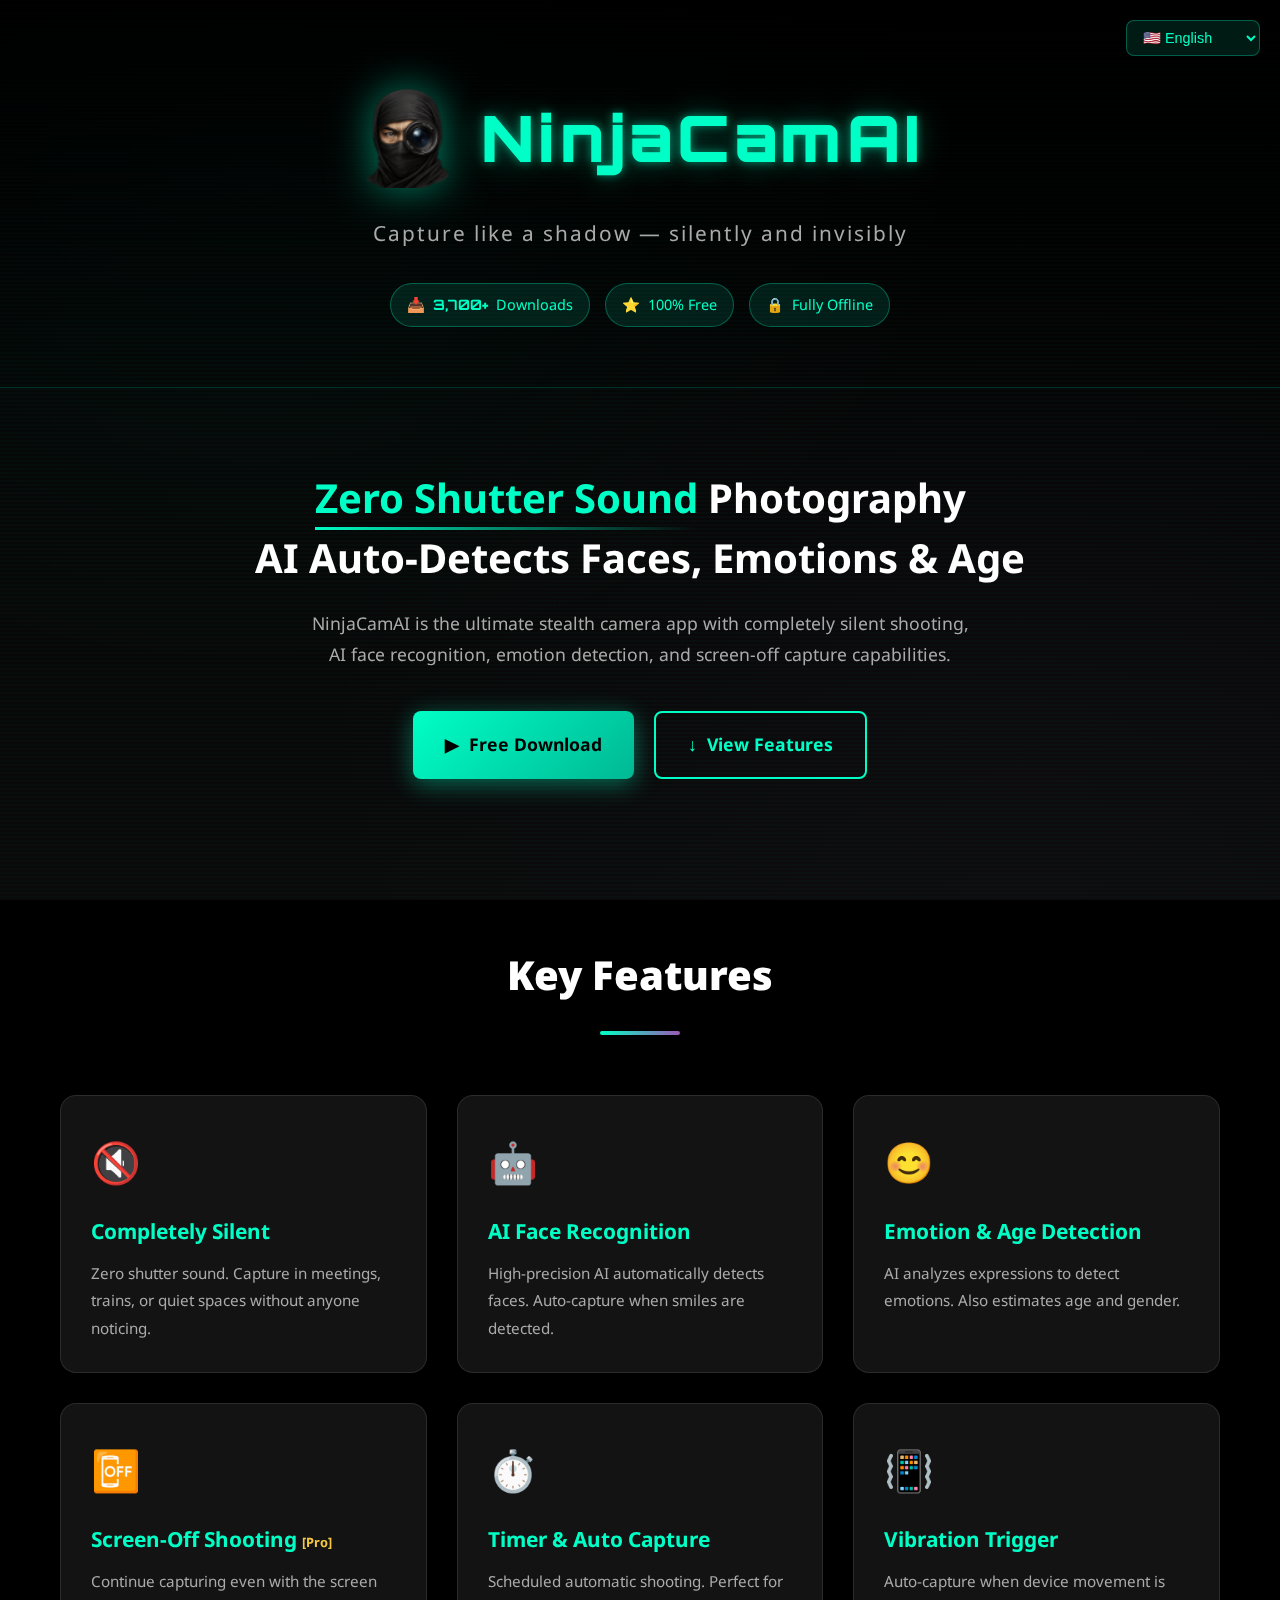
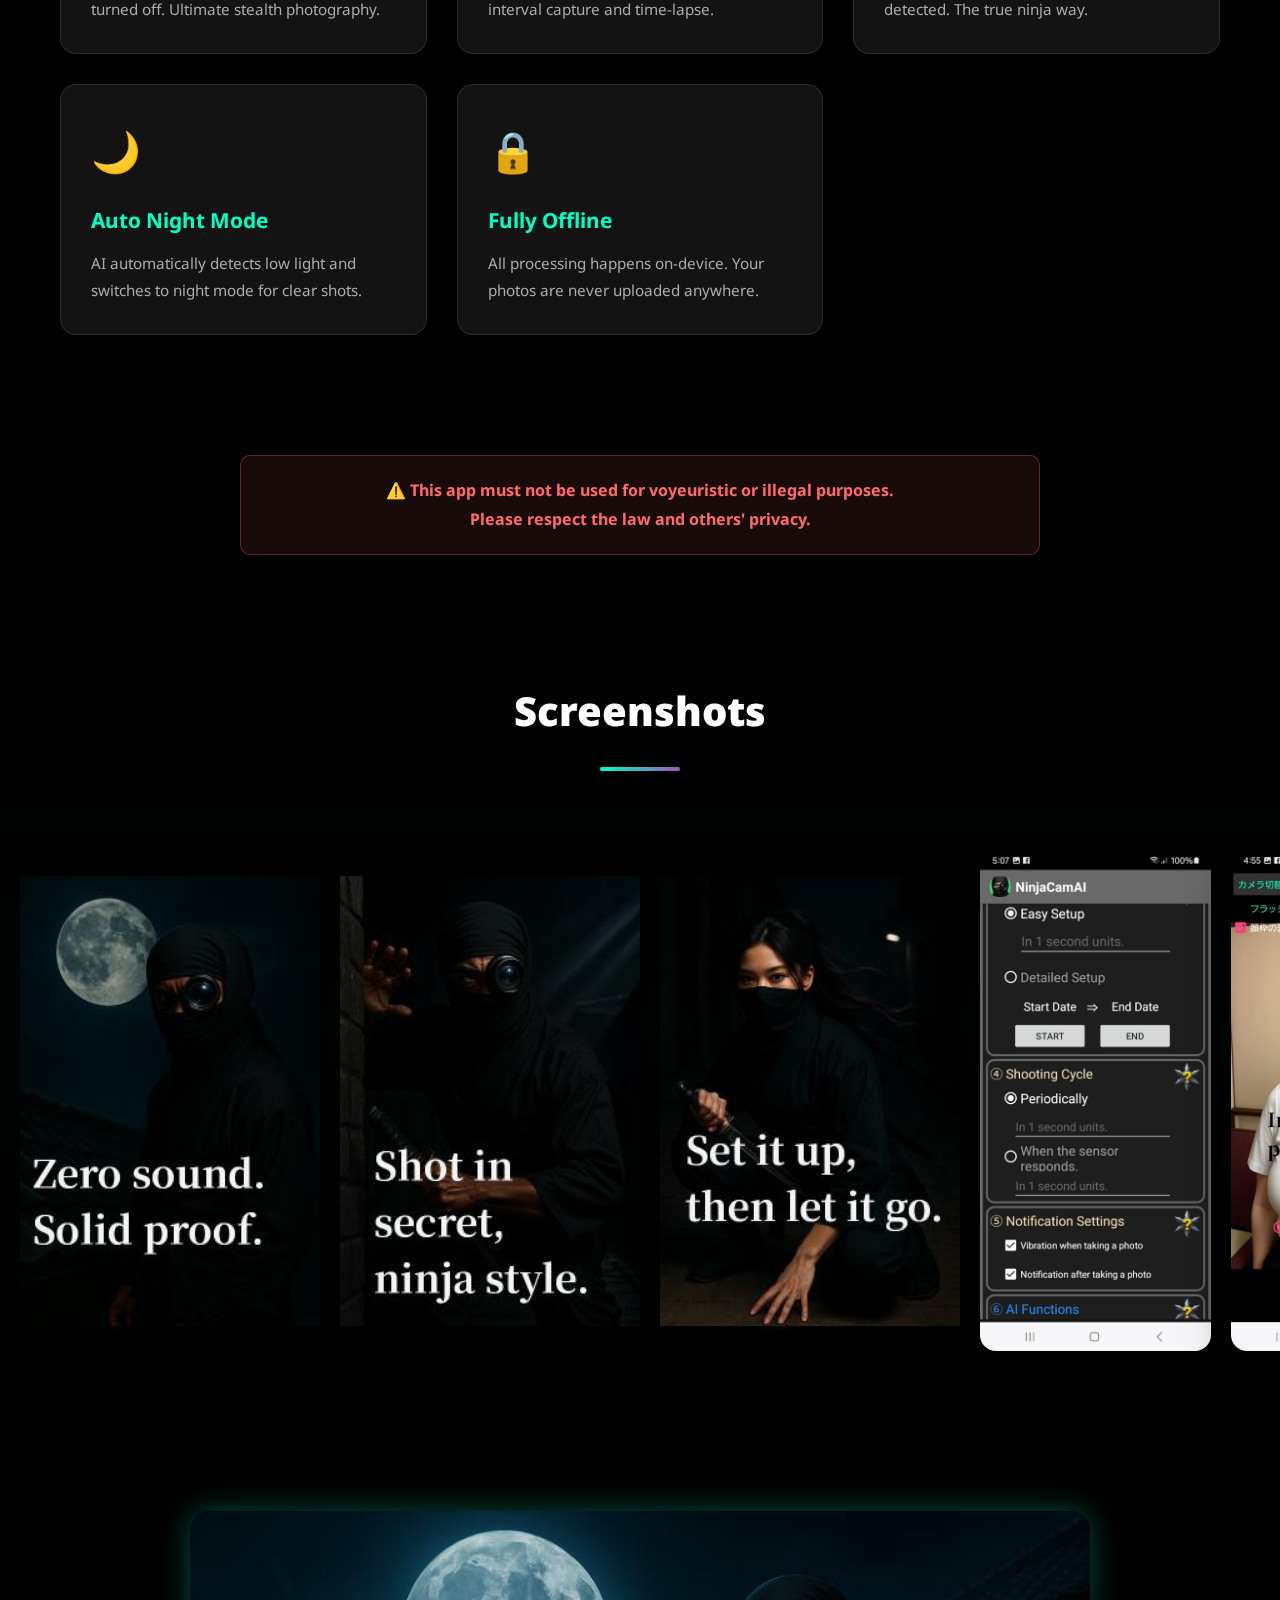
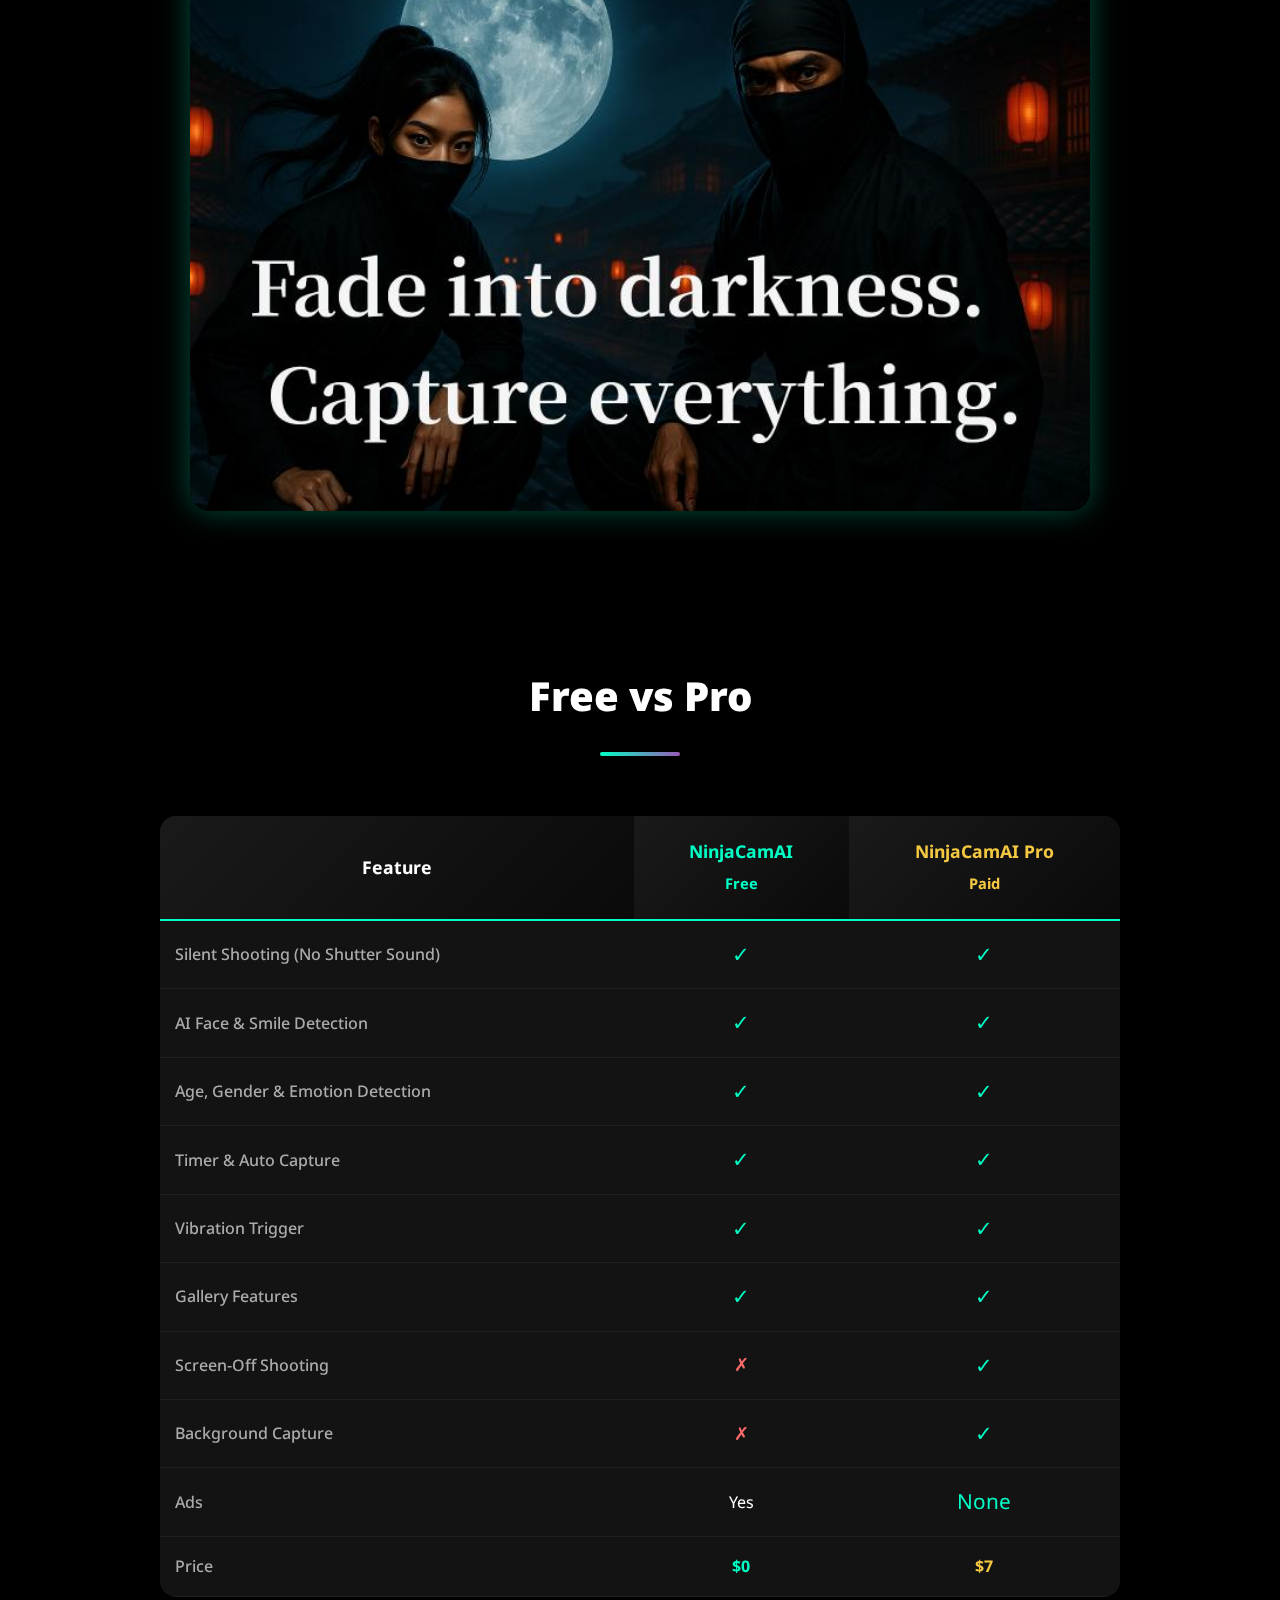
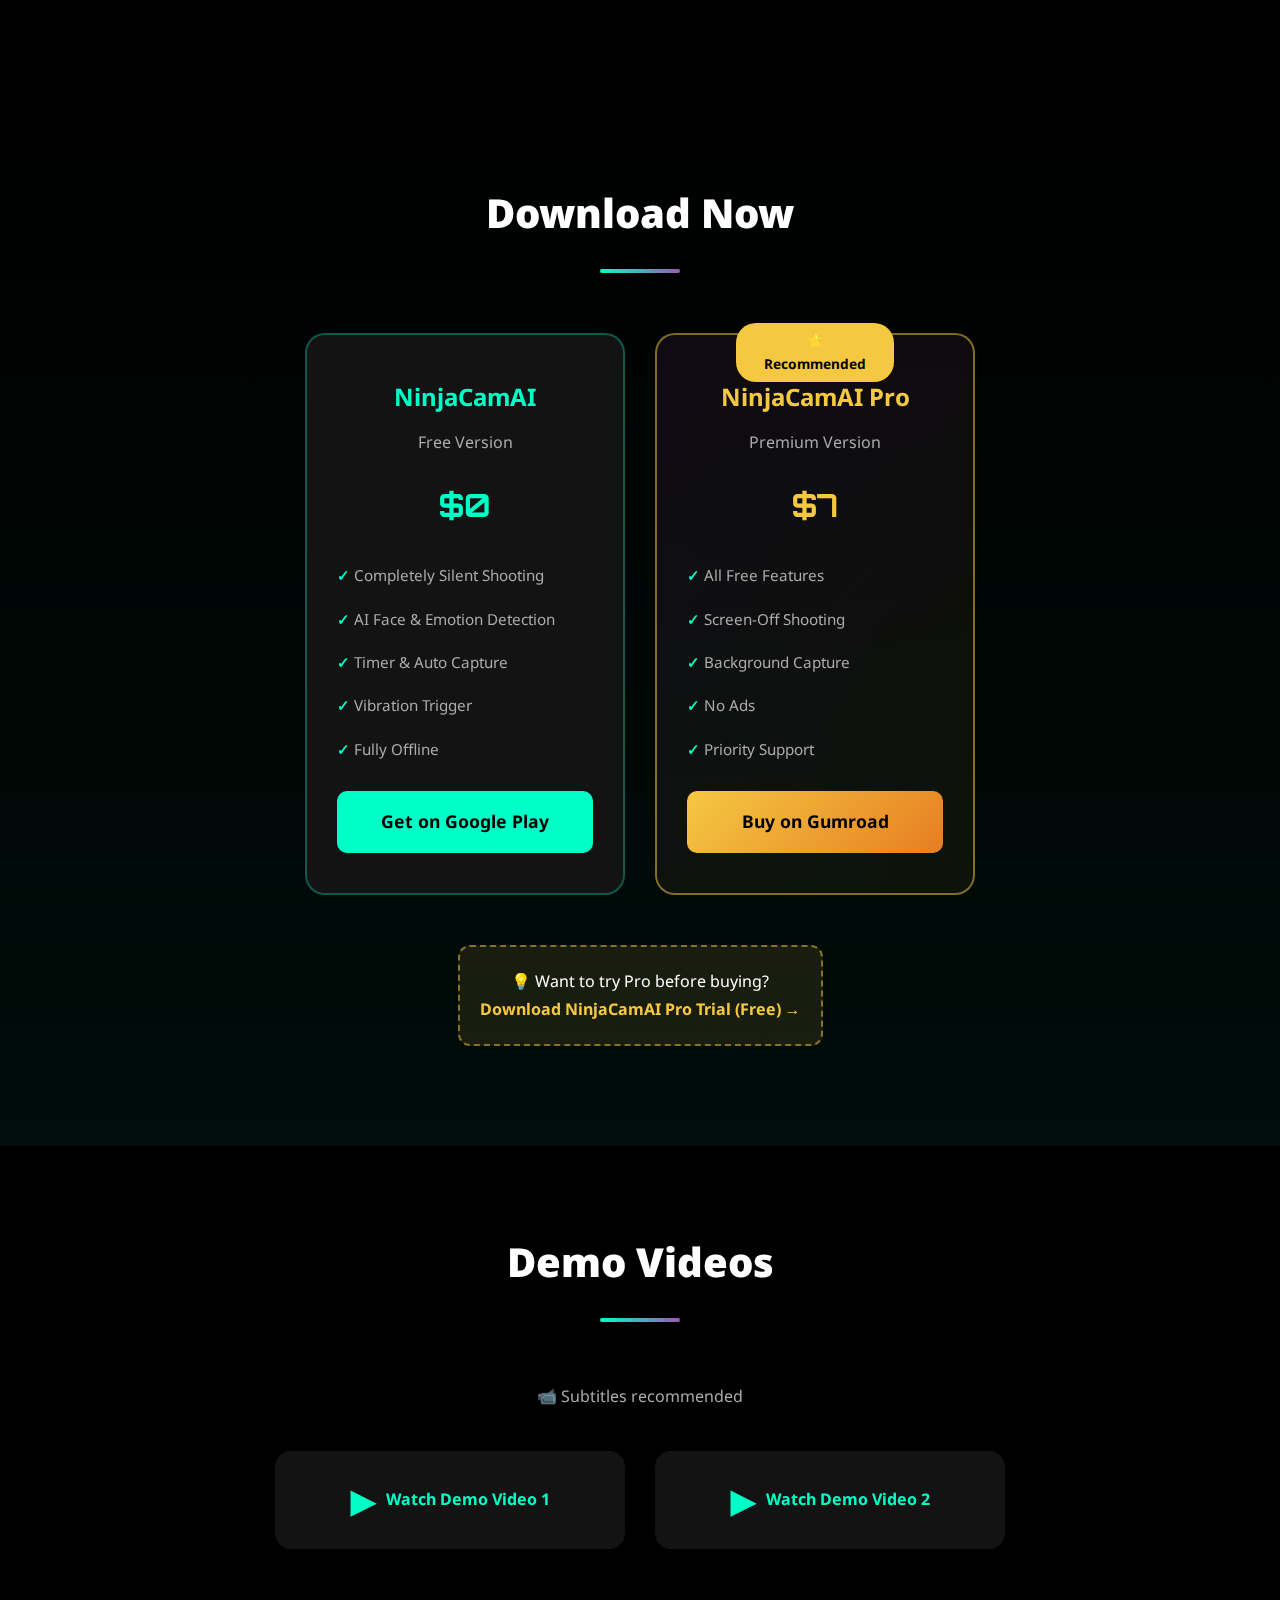
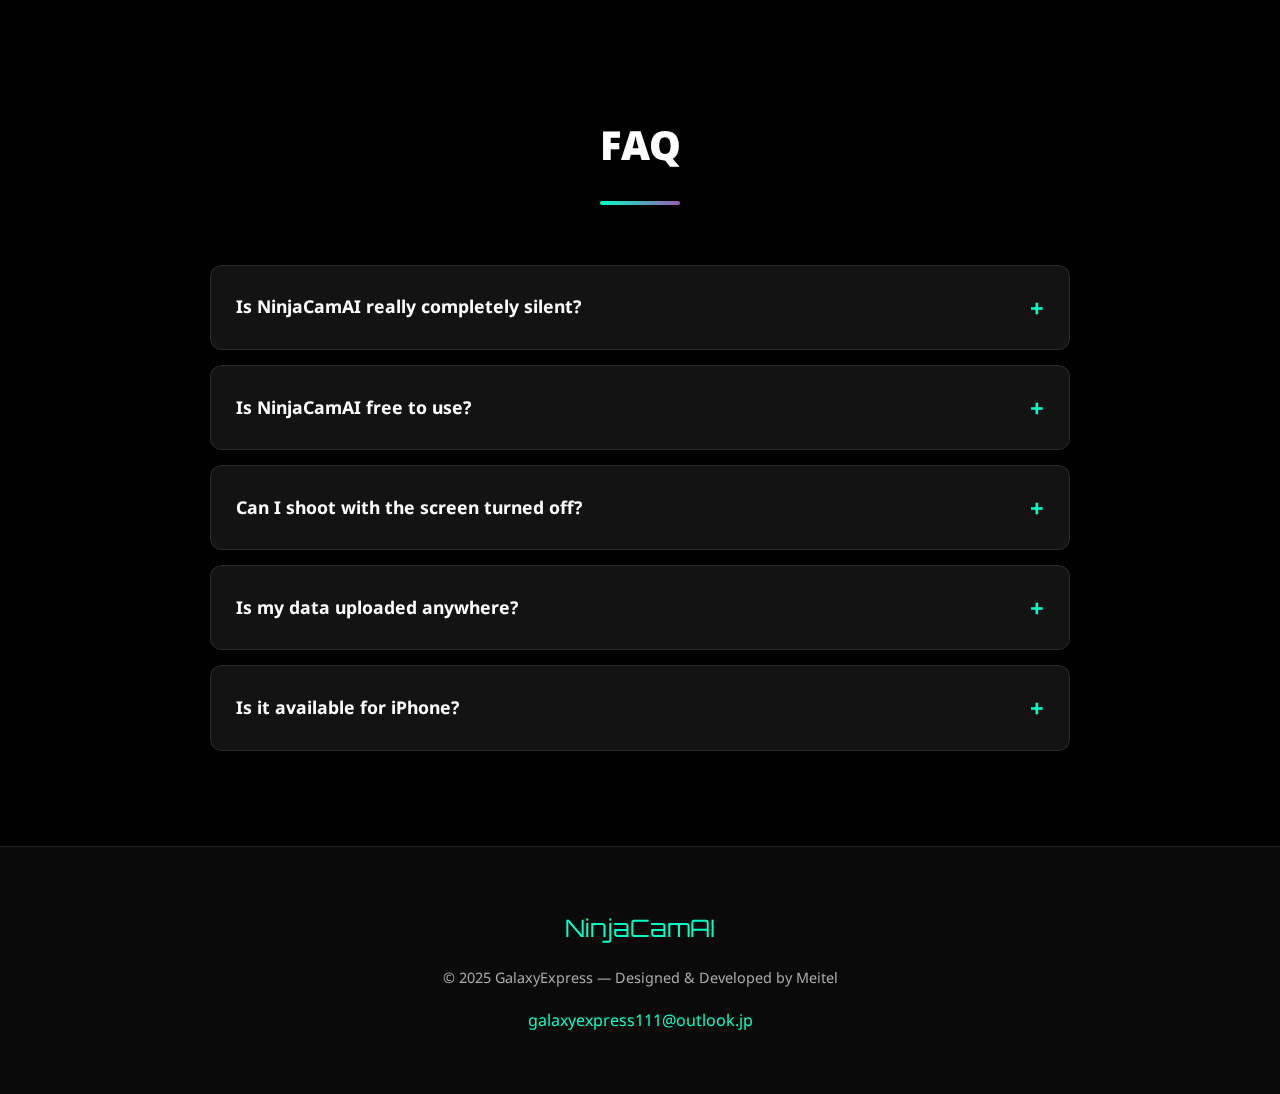
<file: index.html>
<!DOCTYPE html>
<html lang="en">
<head>
  <meta charset="UTF-8">
  <meta name="viewport" content="width=device-width, initial-scale=1.0">
  
  <!-- SEO Optimized Title & Description -->
  <title>NinjaCamAI - Silent Camera App | AI Face Detection & Screen-Off Shooting【2025】</title>
  <meta name="description" content="【2025 Latest】NinjaCamAI is a completely silent AI camera app. Face recognition, emotion detection, screen-off shooting, background capture. 3,700+ downloads. Android compatible, 100% free.">
  
  <!-- SEO Keywords -->
  <meta name="keywords" content="silent camera,silent camera app,no shutter sound,AI camera,face recognition camera,emotion detection,stealth camera,screen off camera,background camera,auto capture,security camera app,Android camera app,free camera app,NinjaCamAI">
  <meta name="author" content="GalaxyExpress">
  <meta name="robots" content="index, follow">
  
  <!-- OGP (Social Share Optimization) -->
  <meta property="og:type" content="website">
  <meta property="og:site_name" content="NinjaCamAI">
  <meta property="og:title" content="NinjaCamAI - Silent Camera App | AI Face Detection & Screen-Off Shooting">
  <meta property="og:description" content="Capture like a ninja - silently and invisibly. AI detects faces, emotions, and age. Screen-off shooting available. 3,700+ downloads.">
  <meta property="og:image" content="https://ninjacamai.netlify.app/assets/og-image.png">
  <meta property="og:url" content="https://ninjacamai.netlify.app/">
  <meta property="og:locale" content="en_US">
  
  <!-- Twitter Card -->
  <meta name="twitter:card" content="summary_large_image">
  <meta name="twitter:title" content="NinjaCamAI - Silent Camera App | AI Face Detection">
  <meta name="twitter:description" content="Capture like a ninja - silently. AI detects faces, emotions, age. 100% free Android app.">
  <meta name="twitter:image" content="https://ninjacamai.netlify.app/assets/og-image.png">
  
  <!-- Canonical URL -->
  <link rel="canonical" href="https://ninjacamai.netlify.app/">
  
  <!-- Multi-language Support -->
  <link rel="alternate" hreflang="en" href="https://ninjacamai.netlify.app/index.html">
  <link rel="alternate" hreflang="ja" href="https://ninjacamai.netlify.app/index_ja.html">
  <link rel="alternate" hreflang="de" href="https://ninjacamai.netlify.app/index_de.html">
  <link rel="alternate" hreflang="es" href="https://ninjacamai.netlify.app/index_es.html">
  <link rel="alternate" hreflang="pt" href="https://ninjacamai.netlify.app/index_pt.html">
  <link rel="alternate" hreflang="ru" href="https://ninjacamai.netlify.app/index_ru.html">
  <link rel="alternate" hreflang="zh" href="https://ninjacamai.netlify.app/index_zh.html">
  <link rel="alternate" hreflang="ko" href="https://ninjacamai.netlify.app/index_ko.html">
  <link rel="alternate" hreflang="hi" href="https://ninjacamai.netlify.app/index_hi.html">
  <link rel="alternate" hreflang="id" href="https://ninjacamai.netlify.app/index_id.html">
  <link rel="alternate" hreflang="x-default" href="https://ninjacamai.netlify.app/index.html">
  
  <!-- Favicon -->
  <link rel="icon" type="image/png" href="assets/logo.png">
  <link rel="apple-touch-icon" href="assets/logo.png">
  
  <!-- Google Fonts -->
  <link rel="preconnect" href="https://fonts.googleapis.com">
  <link rel="preconnect" href="https://fonts.gstatic.com" crossorigin>
  <link href="https://fonts.googleapis.com/css2?family=Orbitron:wght@400;700;900&family=Noto+Sans:wght@400;500;700&display=swap" rel="stylesheet">
  
  <!-- Structured Data (JSON-LD) -->
  <script type="application/ld+json">
  {
    "@context": "https://schema.org",
    "@type": "MobileApplication",
    "name": "NinjaCamAI",
    "operatingSystem": "Android",
    "applicationCategory": "PhotographyApplication",
    "offers": {
      "@type": "Offer",
      "price": "0",
      "priceCurrency": "USD"
    },
    "aggregateRating": {
      "@type": "AggregateRating",
      "ratingValue": "4.5",
      "ratingCount": "100"
    },
    "description": "Silent shooting, AI face recognition, emotion detection, screen-off shooting - the ultimate stealth camera app",
    "downloadUrl": "https://play.google.com/store/apps/details?id=com.galaxyexpress.ninja_camera",
    "author": {
      "@type": "Organization",
      "name": "GalaxyExpress"
    }
  }
  </script>
  
  <!-- FAQ Structured Data -->
  <script type="application/ld+json">
  {
    "@context": "https://schema.org",
    "@type": "FAQPage",
    "mainEntity": [
      {
        "@type": "Question",
        "name": "Is NinjaCamAI really silent?",
        "acceptedAnswer": {
          "@type": "Answer",
          "text": "Yes, NinjaCamAI captures completely silently. No shutter sound at all, so you can shoot in quiet places or meetings without anyone noticing."
        }
      },
      {
        "@type": "Question",
        "name": "Is NinjaCamAI free?",
        "acceptedAnswer": {
          "@type": "Answer",
          "text": "Yes, all basic features of NinjaCamAI are completely free. AI face recognition, silent shooting, timer shooting and more are included in the free version. For advanced features (screen-off shooting, background capture, no ads), please consider the Pro version."
        }
      },
      {
        "@type": "Question",
        "name": "Can I shoot with the screen off?",
        "acceptedAnswer": {
          "@type": "Answer",
          "text": "The Pro version allows shooting with the screen turned off. You can continue capturing in the background even after pressing the power button to turn off the display."
        }
      }
    ]
  }
  </script>

  <!-- Auto Language Redirect -->
  <script>
    const userLang = navigator.language || navigator.userLanguage;
    const lang = userLang.toLowerCase();
    const langMap = {
      "ja": "index_ja.html",
      "de": "index_de.html",
      "es": "index_es.html",
      "hi": "index_hi.html",
      "id": "index_id.html",
      "ko": "index_ko.html",
      "pt": "index_pt.html",
      "ru": "index_ru.html",
      "zh": "index_zh.html"
    };
    const currentPath = window.location.pathname;
    const basePath = currentPath.substring(0, currentPath.lastIndexOf('/') + 1);
    const currentPage = currentPath.toLowerCase();
    const isRootIndex = currentPage.endsWith("index.html") || currentPage.endsWith("/") || currentPage === "";
    if (isRootIndex) {
      for (const [key, file] of Object.entries(langMap)) {
        if (lang.startsWith(key)) {
          const target = basePath + file;
          if (!currentPage.includes(file)) {
            window.location.href = target;
          }
          break;
        }
      }
    }
  </script>

  <style>
    :root {
      --ninja-green: #00ffc6;
      --ninja-green-dark: #00b894;
      --ninja-purple: #9b59b6;
      --ninja-gold: #f5c842;
      --ninja-red: #ff6b6b;
      --bg-black: #000000;
      --bg-dark: #0a0a0a;
      --bg-card: rgba(20, 20, 20, 0.95);
      --text-main: #ffffff;
      --text-sub: #aaaaaa;
      --font-main: 'Noto Sans', sans-serif;
      --font-cyber: 'Orbitron', sans-serif;
    }

    *, *::before, *::after {
      margin: 0;
      padding: 0;
      box-sizing: border-box;
    }

    html {
      scroll-behavior: smooth;
    }

    body {
      font-family: var(--font-main);
      background: var(--bg-black);
      color: var(--text-main);
      line-height: 1.8;
      overflow-x: hidden;
    }

    .matrix-bg {
      position: fixed;
      top: 0;
      left: 0;
      width: 100%;
      height: 100%;
      pointer-events: none;
      z-index: -1;
      background: 
        radial-gradient(ellipse at 20% 20%, rgba(0, 255, 198, 0.03) 0%, transparent 50%),
        radial-gradient(ellipse at 80% 80%, rgba(155, 89, 182, 0.03) 0%, transparent 50%),
        linear-gradient(180deg, #000 0%, #0a0a0a 100%);
    }

    .matrix-bg::before {
      content: '';
      position: absolute;
      top: 0;
      left: 0;
      right: 0;
      bottom: 0;
      background-image: 
        repeating-linear-gradient(0deg, transparent, transparent 2px, rgba(0, 255, 198, 0.02) 2px, rgba(0, 255, 198, 0.02) 4px);
      animation: scan 8s linear infinite;
    }

    @keyframes scan {
      0% { transform: translateY(0); }
      100% { transform: translateY(100px); }
    }

    header {
      position: relative;
      padding: 80px 20px 60px;
      text-align: center;
      background: linear-gradient(180deg, rgba(0,0,0,0.9) 0%, transparent 100%);
      border-bottom: 1px solid rgba(0, 255, 198, 0.2);
    }

    .logo-container {
      display: flex;
      align-items: center;
      justify-content: center;
      gap: 24px;
      margin-bottom: 20px;
      animation: fadeInDown 1s ease-out;
    }

    @keyframes fadeInDown {
      from { opacity: 0; transform: translateY(-30px); }
      to { opacity: 1; transform: translateY(0); }
    }

    .logo-icon {
      height: 100px;
      width: auto;
      filter: drop-shadow(0 0 20px rgba(0, 255, 198, 0.5));
      animation: float 3s ease-in-out infinite;
    }

    @keyframes float {
      0%, 100% { transform: translateY(0); }
      50% { transform: translateY(-10px); }
    }

    .logo-text {
      font-family: var(--font-cyber);
      font-size: clamp(2.5rem, 8vw, 4rem);
      font-weight: 900;
      color: var(--ninja-green);
      letter-spacing: 4px;
      text-shadow: 
        0 0 10px rgba(0, 255, 198, 0.5),
        0 0 30px rgba(0, 255, 198, 0.3),
        0 0 50px rgba(0, 255, 198, 0.1);
    }

    .tagline {
      font-size: clamp(1rem, 3vw, 1.3rem);
      color: var(--text-sub);
      letter-spacing: 2px;
      animation: fadeIn 1s ease-out 0.5s both;
    }

    @keyframes fadeIn {
      from { opacity: 0; }
      to { opacity: 1; }
    }

    .badges {
      display: flex;
      justify-content: center;
      gap: 15px;
      margin-top: 30px;
      flex-wrap: wrap;
      animation: fadeIn 1s ease-out 0.8s both;
    }

    .badge {
      display: inline-flex;
      align-items: center;
      gap: 8px;
      padding: 8px 16px;
      background: rgba(0, 255, 198, 0.1);
      border: 1px solid rgba(0, 255, 198, 0.3);
      border-radius: 50px;
      font-size: 0.9rem;
      color: var(--ninja-green);
    }

    .badge-number {
      font-family: var(--font-cyber);
      font-weight: 700;
    }

    /* Language Selector */
    .lang-selector {
      position: absolute;
      top: 20px;
      right: 20px;
    }

    .lang-selector select {
      background: rgba(0, 255, 198, 0.1);
      border: 1px solid rgba(0, 255, 198, 0.3);
      color: var(--ninja-green);
      padding: 8px 12px;
      border-radius: 8px;
      font-size: 0.9rem;
      cursor: pointer;
    }

    .hero {
      padding: 80px 20px;
      text-align: center;
      position: relative;
    }

    .hero-title {
      font-size: clamp(1.5rem, 5vw, 2.5rem);
      font-weight: 700;
      margin-bottom: 20px;
      line-height: 1.5;
    }

    .hero-title .highlight {
      color: var(--ninja-green);
      position: relative;
    }

    .hero-title .highlight::after {
      content: '';
      position: absolute;
      bottom: -5px;
      left: 0;
      width: 100%;
      height: 3px;
      background: linear-gradient(90deg, var(--ninja-green), transparent);
    }

    .hero-description {
      font-size: 1.1rem;
      color: var(--text-sub);
      max-width: 700px;
      margin: 0 auto 40px;
    }

    .cta-buttons {
      display: flex;
      justify-content: center;
      gap: 20px;
      flex-wrap: wrap;
    }

    .cta-btn {
      display: inline-flex;
      align-items: center;
      gap: 10px;
      padding: 16px 32px;
      font-size: 1.1rem;
      font-weight: 700;
      text-decoration: none;
      border-radius: 8px;
      transition: all 0.3s ease;
      position: relative;
      overflow: hidden;
    }

    .cta-btn::before {
      content: '';
      position: absolute;
      top: 0;
      left: -100%;
      width: 100%;
      height: 100%;
      background: linear-gradient(90deg, transparent, rgba(255,255,255,0.2), transparent);
      transition: left 0.5s ease;
    }

    .cta-btn:hover::before {
      left: 100%;
    }

    .cta-btn-primary {
      background: linear-gradient(135deg, var(--ninja-green) 0%, var(--ninja-green-dark) 100%);
      color: #000;
      box-shadow: 0 5px 25px rgba(0, 255, 198, 0.4);
    }

    .cta-btn-primary:hover {
      transform: translateY(-3px);
      box-shadow: 0 8px 35px rgba(0, 255, 198, 0.5);
    }

    .cta-btn-secondary {
      background: transparent;
      color: var(--ninja-green);
      border: 2px solid var(--ninja-green);
    }

    .cta-btn-secondary:hover {
      background: rgba(0, 255, 198, 0.1);
      transform: translateY(-3px);
    }

    .features {
      padding: 80px 20px;
      max-width: 1200px;
      margin: 0 auto;
    }

    .section-title {
      text-align: center;
      font-size: clamp(1.8rem, 5vw, 2.5rem);
      font-weight: 900;
      margin-bottom: 60px;
      position: relative;
    }

    .section-title::after {
      content: '';
      display: block;
      width: 80px;
      height: 4px;
      background: linear-gradient(90deg, var(--ninja-green), var(--ninja-purple));
      margin: 20px auto 0;
      border-radius: 2px;
    }

    .features-grid {
      display: grid;
      grid-template-columns: repeat(auto-fit, minmax(300px, 1fr));
      gap: 30px;
    }

    .feature-card {
      background: var(--bg-card);
      border: 1px solid rgba(255, 255, 255, 0.1);
      border-radius: 16px;
      padding: 30px;
      transition: all 0.4s ease;
      position: relative;
      overflow: hidden;
    }

    .feature-card::before {
      content: '';
      position: absolute;
      top: 0;
      left: 0;
      width: 100%;
      height: 3px;
      background: linear-gradient(90deg, var(--ninja-green), var(--ninja-purple));
      transform: scaleX(0);
      transform-origin: left;
      transition: transform 0.4s ease;
    }

    .feature-card:hover {
      transform: translateY(-10px);
      border-color: rgba(0, 255, 198, 0.3);
      box-shadow: 0 20px 40px rgba(0, 0, 0, 0.5);
    }

    .feature-card:hover::before {
      transform: scaleX(1);
    }

    .feature-icon {
      font-size: 2.5rem;
      margin-bottom: 15px;
      display: block;
    }

    .feature-title {
      font-size: 1.3rem;
      font-weight: 700;
      color: var(--ninja-green);
      margin-bottom: 10px;
    }

    .feature-desc {
      color: var(--text-sub);
      font-size: 0.95rem;
    }

    .gallery {
      padding: 80px 0;
      background: linear-gradient(180deg, transparent 0%, rgba(0, 255, 198, 0.02) 50%, transparent 100%);
    }

    .gallery-scroll {
      display: flex;
      gap: 20px;
      padding: 20px;
      overflow-x: auto;
      scroll-snap-type: x mandatory;
      -webkit-overflow-scrolling: touch;
      scrollbar-width: none;
    }

    .gallery-scroll::-webkit-scrollbar {
      display: none;
    }

    .gallery-item {
      flex-shrink: 0;
      scroll-snap-align: center;
      border-radius: 16px;
      overflow: hidden;
      box-shadow: 0 10px 40px rgba(0, 0, 0, 0.5);
      transition: transform 0.3s ease;
    }

    .gallery-item:hover {
      transform: scale(1.05);
    }

    .gallery-item img {
      height: 500px;
      width: auto;
      display: block;
    }

    .comparison {
      padding: 80px 20px;
      max-width: 1000px;
      margin: 0 auto;
    }

    .compare-table {
      width: 100%;
      border-collapse: collapse;
      background: var(--bg-card);
      border-radius: 16px;
      overflow: hidden;
      box-shadow: 0 10px 40px rgba(0, 0, 0, 0.3);
    }

    .compare-table th {
      background: linear-gradient(135deg, #1a1a1a 0%, #0a0a0a 100%);
      padding: 20px 15px;
      font-size: 1.1rem;
      border-bottom: 2px solid var(--ninja-green);
    }

    .compare-table th:nth-child(2) {
      color: var(--ninja-green);
    }

    .compare-table th:nth-child(3) {
      color: var(--ninja-gold);
    }

    .compare-table td {
      padding: 15px;
      border-bottom: 1px solid rgba(255, 255, 255, 0.05);
      text-align: center;
    }

    .compare-table td:first-child {
      text-align: left;
      font-weight: 500;
      color: var(--text-sub);
    }

    .compare-table tr:hover {
      background: rgba(0, 255, 198, 0.03);
    }

    .compare-table .check {
      color: var(--ninja-green);
      font-size: 1.3rem;
    }

    .compare-table .cross {
      color: var(--ninja-red);
      font-size: 1.1rem;
    }

    .download {
      padding: 100px 20px;
      text-align: center;
      background: linear-gradient(180deg, transparent 0%, rgba(0, 255, 198, 0.05) 100%);
    }

    .download-cards {
      display: flex;
      justify-content: center;
      gap: 30px;
      flex-wrap: wrap;
      margin-top: 50px;
    }

    .download-card {
      background: var(--bg-card);
      border-radius: 20px;
      padding: 40px 30px;
      width: 320px;
      text-align: center;
      border: 2px solid transparent;
      transition: all 0.4s ease;
      position: relative;
    }

    .download-card.free {
      border-color: rgba(0, 255, 198, 0.3);
    }

    .download-card.pro {
      border-color: rgba(245, 200, 66, 0.5);
      background: linear-gradient(135deg, rgba(155, 89, 182, 0.1) 0%, rgba(245, 200, 66, 0.05) 100%);
    }

    .download-card.pro::before {
      content: '⭐ Recommended';
      position: absolute;
      top: -12px;
      left: 50%;
      transform: translateX(-50%);
      background: var(--ninja-gold);
      color: #000;
      padding: 5px 20px;
      border-radius: 20px;
      font-size: 0.85rem;
      font-weight: 700;
    }

    .download-card:hover {
      transform: translateY(-10px);
      box-shadow: 0 20px 50px rgba(0, 0, 0, 0.5);
    }

    .download-card h3 {
      font-size: 1.5rem;
      margin-bottom: 10px;
    }

    .download-card.free h3 {
      color: var(--ninja-green);
    }

    .download-card.pro h3 {
      color: var(--ninja-gold);
    }

    .download-card .price {
      font-family: var(--font-cyber);
      font-size: 2rem;
      font-weight: 700;
      margin: 20px 0;
    }

    .download-card.free .price {
      color: var(--ninja-green);
    }

    .download-card.pro .price {
      color: var(--ninja-gold);
    }

    .download-card ul {
      list-style: none;
      text-align: left;
      margin: 20px 0;
    }

    .download-card ul li {
      padding: 8px 0;
      color: var(--text-sub);
      font-size: 0.95rem;
    }

    .download-card ul li::before {
      content: '✓ ';
      color: var(--ninja-green);
      font-weight: 700;
    }

    .download-btn {
      display: block;
      width: 100%;
      padding: 15px;
      font-size: 1.1rem;
      font-weight: 700;
      text-decoration: none;
      border-radius: 10px;
      transition: all 0.3s ease;
      margin-top: 20px;
    }

    .download-card.free .download-btn {
      background: var(--ninja-green);
      color: #000;
    }

    .download-card.pro .download-btn {
      background: linear-gradient(135deg, var(--ninja-gold) 0%, #e67e22 100%);
      color: #000;
    }

    .download-btn:hover {
      transform: scale(1.05);
      box-shadow: 0 10px 30px rgba(0, 0, 0, 0.3);
    }

    .trial-link {
      margin-top: 50px;
      padding: 20px;
      background: rgba(245, 200, 66, 0.1);
      border: 2px dashed rgba(245, 200, 66, 0.5);
      border-radius: 12px;
      display: inline-block;
    }

    .trial-link a {
      color: var(--ninja-gold);
      text-decoration: none;
      font-weight: 700;
    }

    .trial-link a:hover {
      text-decoration: underline;
    }

    .faq {
      padding: 80px 20px;
      max-width: 900px;
      margin: 0 auto;
    }

    .faq-item {
      background: var(--bg-card);
      border-radius: 12px;
      margin-bottom: 15px;
      overflow: hidden;
      border: 1px solid rgba(255, 255, 255, 0.1);
    }

    .faq-question {
      padding: 20px 25px;
      font-size: 1.1rem;
      font-weight: 700;
      cursor: pointer;
      display: flex;
      justify-content: space-between;
      align-items: center;
      transition: background 0.3s ease;
    }

    .faq-question:hover {
      background: rgba(0, 255, 198, 0.05);
    }

    .faq-question::after {
      content: '+';
      font-size: 1.5rem;
      color: var(--ninja-green);
      transition: transform 0.3s ease;
    }

    .faq-item.active .faq-question::after {
      transform: rotate(45deg);
    }

    .faq-answer {
      max-height: 0;
      overflow: hidden;
      transition: max-height 0.4s ease, padding 0.4s ease;
    }

    .faq-item.active .faq-answer {
      max-height: 500px;
      padding: 0 25px 20px;
    }

    .faq-answer p {
      color: var(--text-sub);
      line-height: 1.8;
    }

    .videos {
      padding: 80px 20px;
      text-align: center;
    }

    .video-grid {
      display: flex;
      justify-content: center;
      gap: 30px;
      flex-wrap: wrap;
      margin-top: 40px;
    }

    .video-card {
      background: var(--bg-card);
      border-radius: 16px;
      padding: 20px;
      width: 350px;
      transition: transform 0.3s ease;
    }

    .video-card:hover {
      transform: translateY(-5px);
    }

    .video-card a {
      color: var(--ninja-green);
      text-decoration: none;
      font-weight: 700;
      display: flex;
      align-items: center;
      justify-content: center;
      gap: 10px;
    }

    .video-card a:hover {
      text-decoration: underline;
    }

    footer {
      padding: 60px 20px;
      text-align: center;
      background: var(--bg-dark);
      border-top: 1px solid rgba(255, 255, 255, 0.1);
    }

    .footer-logo {
      font-family: var(--font-cyber);
      font-size: 1.5rem;
      color: var(--ninja-green);
      margin-bottom: 15px;
    }

    .footer-copy {
      color: var(--text-sub);
      font-size: 0.9rem;
      margin-bottom: 15px;
    }

    .footer-email a {
      color: var(--ninja-green);
      text-decoration: none;
    }

    .footer-email a:hover {
      text-decoration: underline;
    }

    .warning {
      background: rgba(255, 107, 107, 0.1);
      border: 1px solid rgba(255, 107, 107, 0.3);
      border-radius: 10px;
      padding: 20px;
      margin: 40px auto;
      max-width: 800px;
      text-align: center;
    }

    .warning p {
      color: var(--ninja-red);
      font-weight: 700;
    }

    @media screen and (max-width: 768px) {
      .logo-container {
        flex-direction: column;
        gap: 15px;
      }

      .logo-icon {
        height: 80px;
      }

      .badges {
        gap: 10px;
      }

      .badge {
        font-size: 0.8rem;
        padding: 6px 12px;
      }

      .gallery-item img {
        height: 400px;
      }

      .compare-table {
        font-size: 0.85rem;
      }

      .compare-table th,
      .compare-table td {
        padding: 10px 8px;
      }

      .download-card {
        width: 100%;
        max-width: 350px;
      }

      .lang-selector {
        position: static;
        margin-bottom: 20px;
      }
    }
  </style>

  <!-- Google Analytics -->
  <script async src="https://www.googletagmanager.com/gtag/js?id=G-XCJ0FJ0WYF"></script>
  <script>
    window.dataLayer = window.dataLayer || [];
    function gtag(){dataLayer.push(arguments);}
    gtag('js', new Date());
    gtag('config', 'G-XCJ0FJ0WYF');
  </script>
</head>

<body>
  <div class="matrix-bg"></div>

  <header>
    <div class="lang-selector">
      <select onchange="location.href=this.value;">
        <option value="index.html" selected>🇺🇸 English</option>
        <option value="index_ja.html">🇯🇵 日本語</option>
        <option value="index_de.html">🇩🇪 Deutsch</option>
        <option value="index_es.html">🇪🇸 Español</option>
        <option value="index_pt.html">🇧🇷 Português</option>
        <option value="index_ru.html">🇷🇺 Русский</option>
        <option value="index_zh.html">🇨🇳 中文</option>
        <option value="index_ko.html">🇰🇷 한국어</option>
        <option value="index_hi.html">🇮🇳 हिन्दी</option>
        <option value="index_id.html">🇮🇩 Indonesia</option>
      </select>
    </div>

    <div class="logo-container">
      <img src="assets/logo.png" alt="NinjaCamAI Logo - Silent Camera App" class="logo-icon">
      <h1 class="logo-text">NinjaCamAI</h1>
    </div>
    <p class="tagline">Capture like a shadow — silently and invisibly</p>
    
    <div class="badges">
      <span class="badge">
        <span>📥</span>
        <span class="badge-number">3,700+</span>
        <span>Downloads</span>
      </span>
      <span class="badge">
        <span>⭐</span>
        <span>100% Free</span>
      </span>
      <span class="badge">
        <span>🔒</span>
        <span>Fully Offline</span>
      </span>
    </div>
  </header>

  <section class="hero">
    <h2 class="hero-title">
      <span class="highlight">Zero Shutter Sound</span> Photography<br>
      AI Auto-Detects Faces, Emotions & Age
    </h2>
    <p class="hero-description">
      NinjaCamAI is the ultimate stealth camera app with completely silent shooting,<br>
      AI face recognition, emotion detection, and screen-off capture capabilities.
    </p>
    
    <div class="cta-buttons">
      <a href="https://play.google.com/store/apps/details?id=com.galaxyexpress.ninja_camera" class="cta-btn cta-btn-primary" target="_blank" rel="noopener">
        <span>▶</span> Free Download
      </a>
      <a href="#features" class="cta-btn cta-btn-secondary">
        <span>↓</span> View Features
      </a>
    </div>
  </section>

  <section class="features" id="features">
    <h2 class="section-title">Key Features</h2>
    
    <div class="features-grid">
      <article class="feature-card">
        <span class="feature-icon">🔇</span>
        <h3 class="feature-title">Completely Silent</h3>
        <p class="feature-desc">Zero shutter sound. Capture in meetings, trains, or quiet spaces without anyone noticing.</p>
      </article>

      <article class="feature-card">
        <span class="feature-icon">🤖</span>
        <h3 class="feature-title">AI Face Recognition</h3>
        <p class="feature-desc">High-precision AI automatically detects faces. Auto-capture when smiles are detected.</p>
      </article>

      <article class="feature-card">
        <span class="feature-icon">😊</span>
        <h3 class="feature-title">Emotion & Age Detection</h3>
        <p class="feature-desc">AI analyzes expressions to detect emotions. Also estimates age and gender.</p>
      </article>

      <article class="feature-card">
        <span class="feature-icon">📴</span>
        <h3 class="feature-title">Screen-Off Shooting <span style="color:var(--ninja-gold);font-size:0.8rem;">[Pro]</span></h3>
        <p class="feature-desc">Continue capturing even with the screen turned off. Ultimate stealth photography.</p>
      </article>

      <article class="feature-card">
        <span class="feature-icon">⏱️</span>
        <h3 class="feature-title">Timer & Auto Capture</h3>
        <p class="feature-desc">Scheduled automatic shooting. Perfect for interval capture and time-lapse.</p>
      </article>

      <article class="feature-card">
        <span class="feature-icon">📳</span>
        <h3 class="feature-title">Vibration Trigger</h3>
        <p class="feature-desc">Auto-capture when device movement is detected. The true ninja way.</p>
      </article>

      <article class="feature-card">
        <span class="feature-icon">🌙</span>
        <h3 class="feature-title">Auto Night Mode</h3>
        <p class="feature-desc">AI automatically detects low light and switches to night mode for clear shots.</p>
      </article>

      <article class="feature-card">
        <span class="feature-icon">🔒</span>
        <h3 class="feature-title">Fully Offline</h3>
        <p class="feature-desc">All processing happens on-device. Your photos are never uploaded anywhere.</p>
      </article>
    </div>
  </section>

  <div class="warning">
    <p>⚠️ This app must not be used for voyeuristic or illegal purposes.<br>Please respect the law and others' privacy.</p>
  </div>

  <section class="gallery">
    <h2 class="section-title">Screenshots</h2>
    <div class="gallery-scroll">
      <div class="gallery-item">
        <img src="assets_en/NO1.jpg" alt="NinjaCamAI Silent Shooting Screen" loading="lazy">
      </div>
      <div class="gallery-item">
        <img src="assets_en/NO2.jpg" alt="NinjaCamAI Stealth Mode" loading="lazy">
      </div>
      <div class="gallery-item">
        <img src="assets_en/NO3.jpg" alt="NinjaCamAI Timer Settings" loading="lazy">
      </div>
      <div class="gallery-item">
        <img src="assets_en/NO4.jpg" alt="NinjaCamAI Settings Screen" loading="lazy">
      </div>
      <div class="gallery-item">
        <img src="assets_en/NO5.jpg" alt="NinjaCamAI AI Face Recognition" loading="lazy">
      </div>
    </div>
  </section>

  <div style="text-align:center; padding:60px 20px;">
    <img src="assets_en/Future.jpg" alt="NinjaCamAI - Fade into darkness, capture everything" style="max-width:900px; width:100%; border-radius:20px; box-shadow:0 0 30px rgba(0,255,198,0.3);" loading="lazy">
  </div>

  <section class="comparison">
    <h2 class="section-title">Free vs Pro</h2>
    
    <table class="compare-table">
      <thead>
        <tr>
          <th>Feature</th>
          <th>NinjaCamAI<br><small>Free</small></th>
          <th>NinjaCamAI Pro<br><small>Paid</small></th>
        </tr>
      </thead>
      <tbody>
        <tr>
          <td>Silent Shooting (No Shutter Sound)</td>
          <td><span class="check">✓</span></td>
          <td><span class="check">✓</span></td>
        </tr>
        <tr>
          <td>AI Face & Smile Detection</td>
          <td><span class="check">✓</span></td>
          <td><span class="check">✓</span></td>
        </tr>
        <tr>
          <td>Age, Gender & Emotion Detection</td>
          <td><span class="check">✓</span></td>
          <td><span class="check">✓</span></td>
        </tr>
        <tr>
          <td>Timer & Auto Capture</td>
          <td><span class="check">✓</span></td>
          <td><span class="check">✓</span></td>
        </tr>
        <tr>
          <td>Vibration Trigger</td>
          <td><span class="check">✓</span></td>
          <td><span class="check">✓</span></td>
        </tr>
        <tr>
          <td>Gallery Features</td>
          <td><span class="check">✓</span></td>
          <td><span class="check">✓</span></td>
        </tr>
        <tr>
          <td>Screen-Off Shooting</td>
          <td><span class="cross">✗</span></td>
          <td><span class="check">✓</span></td>
        </tr>
        <tr>
          <td>Background Capture</td>
          <td><span class="cross">✗</span></td>
          <td><span class="check">✓</span></td>
        </tr>
        <tr>
          <td>Ads</td>
          <td>Yes</td>
          <td><span class="check">None</span></td>
        </tr>
        <tr>
          <td>Price</td>
          <td><strong style="color:var(--ninja-green)">$0</strong></td>
          <td><strong style="color:var(--ninja-gold)">$7</strong></td>
        </tr>
      </tbody>
    </table>
  </section>

  <section class="download" id="download">
    <h2 class="section-title">Download Now</h2>
    
    <div class="download-cards">
      <div class="download-card free">
        <h3>NinjaCamAI</h3>
        <p style="color:var(--text-sub);">Free Version</p>
        <p class="price">$0</p>
        <ul>
          <li>Completely Silent Shooting</li>
          <li>AI Face & Emotion Detection</li>
          <li>Timer & Auto Capture</li>
          <li>Vibration Trigger</li>
          <li>Fully Offline</li>
        </ul>
        <a href="https://play.google.com/store/apps/details?id=com.galaxyexpress.ninja_camera" class="download-btn" target="_blank" rel="noopener">Get on Google Play</a>
      </div>

      <div class="download-card pro">
        <h3>NinjaCamAI Pro</h3>
        <p style="color:var(--text-sub);">Premium Version</p>
        <p class="price">$7</p>
        <ul>
          <li>All Free Features</li>
          <li>Screen-Off Shooting</li>
          <li>Background Capture</li>
          <li>No Ads</li>
          <li>Priority Support</li>
        </ul>
        <a href="https://meitel.gumroad.com/l/ninjacamai-pro" class="download-btn" target="_blank" rel="noopener">Buy on Gumroad</a>
      </div>
    </div>

    <div class="trial-link">
      💡 Want to try Pro before buying?<br>
      <a href="https://meitel.gumroad.com/l/ninjacamai-pro-trial" target="_blank" rel="noopener">Download NinjaCamAI Pro Trial (Free) →</a>
    </div>
  </section>

  <section class="videos">
    <h2 class="section-title">Demo Videos</h2>
    <p style="color:var(--text-sub);margin-bottom:20px;">📹 Subtitles recommended</p>
    
    <div class="video-grid">
      <div class="video-card">
        <a href="https://youtube.com/shorts/LHtdWf3iZi8" target="_blank" rel="noopener">
          <span style="font-size:2rem;">▶</span>
          <span>Watch Demo Video 1</span>
        </a>
      </div>
      <div class="video-card">
        <a href="https://youtube.com/shorts/JKdhha0Bdic" target="_blank" rel="noopener">
          <span style="font-size:2rem;">▶</span>
          <span>Watch Demo Video 2</span>
        </a>
      </div>
    </div>
  </section>

  <section class="faq">
    <h2 class="section-title">FAQ</h2>
    
    <div class="faq-item">
      <div class="faq-question">Is NinjaCamAI really completely silent?</div>
      <div class="faq-answer">
        <p>Yes, NinjaCamAI captures with absolutely zero shutter sound. You can take photos in quiet places like meetings or public transport without anyone noticing.</p>
      </div>
    </div>

    <div class="faq-item">
      <div class="faq-question">Is NinjaCamAI free to use?</div>
      <div class="faq-answer">
        <p>Yes, all core features of NinjaCamAI are completely free. AI face recognition, silent shooting, timer capture and more are included. For advanced features (screen-off shooting, background capture, ad-free), please consider the Pro version.</p>
      </div>
    </div>

    <div class="faq-item">
      <div class="faq-question">Can I shoot with the screen turned off?</div>
      <div class="faq-answer">
        <p>The Pro version allows screen-off shooting. You can continue capturing in the background even after pressing the power button to turn off the display.</p>
      </div>
    </div>

    <div class="faq-item">
      <div class="faq-question">Is my data uploaded anywhere?</div>
      <div class="faq-answer">
        <p>No, NinjaCamAI works completely offline. All AI processing happens on your device, and your photos are never uploaded to any server. Your privacy is fully protected.</p>
      </div>
    </div>

    <div class="faq-item">
      <div class="faq-question">Is it available for iPhone?</div>
      <div class="faq-answer">
        <p>Currently, NinjaCamAI is Android-only. There are no plans for an iOS version at this time, but we may consider it if there's enough demand.</p>
      </div>
    </div>
  </section>

  <footer>
    <p class="footer-logo">NinjaCamAI</p>
    <p class="footer-copy">© 2025 GalaxyExpress — Designed & Developed by Meitel</p>
    <p class="footer-email">
      <a href="mailto:galaxyexpress111@outlook.jp">galaxyexpress111@outlook.jp</a>
    </p>
  </footer>

  <script>
    document.querySelectorAll('.faq-question').forEach(question => {
      question.addEventListener('click', () => {
        const item = question.parentElement;
        item.classList.toggle('active');
      });
    });
  </script>
</body>
</html>
</file>
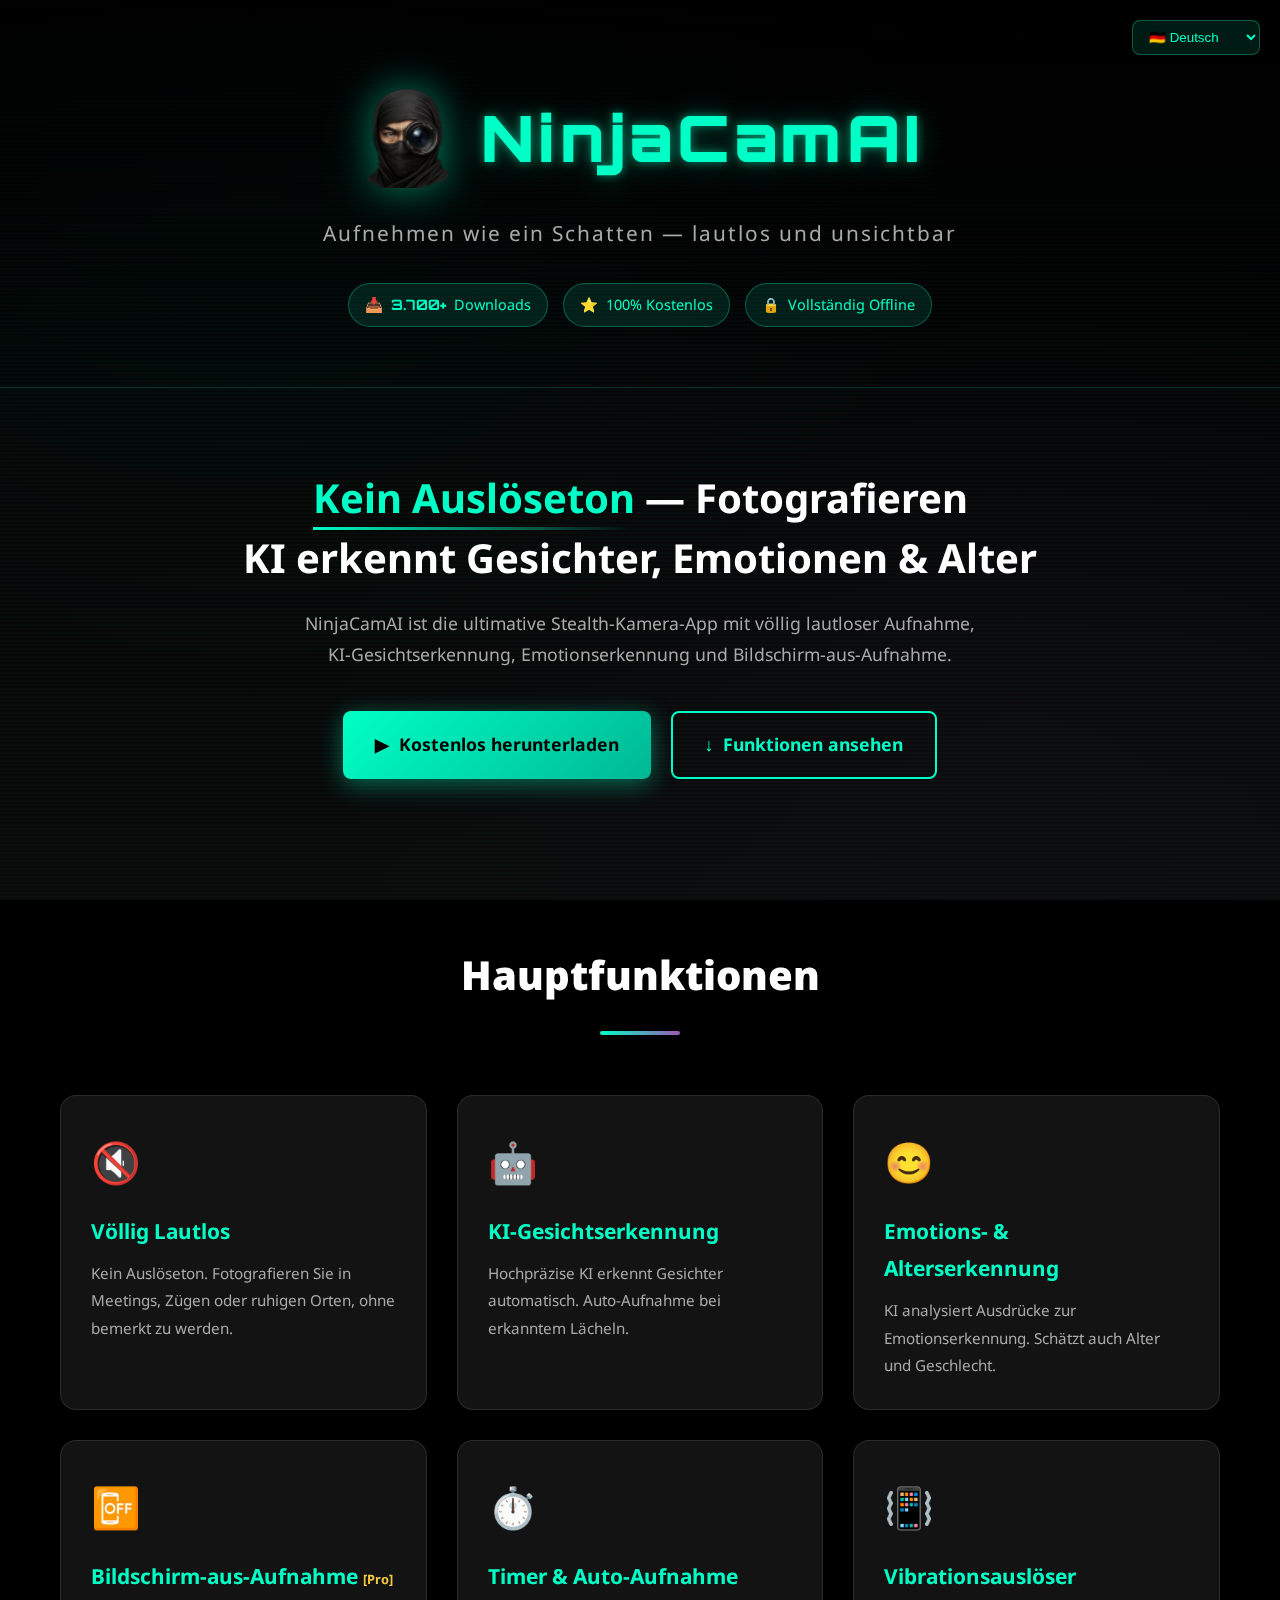
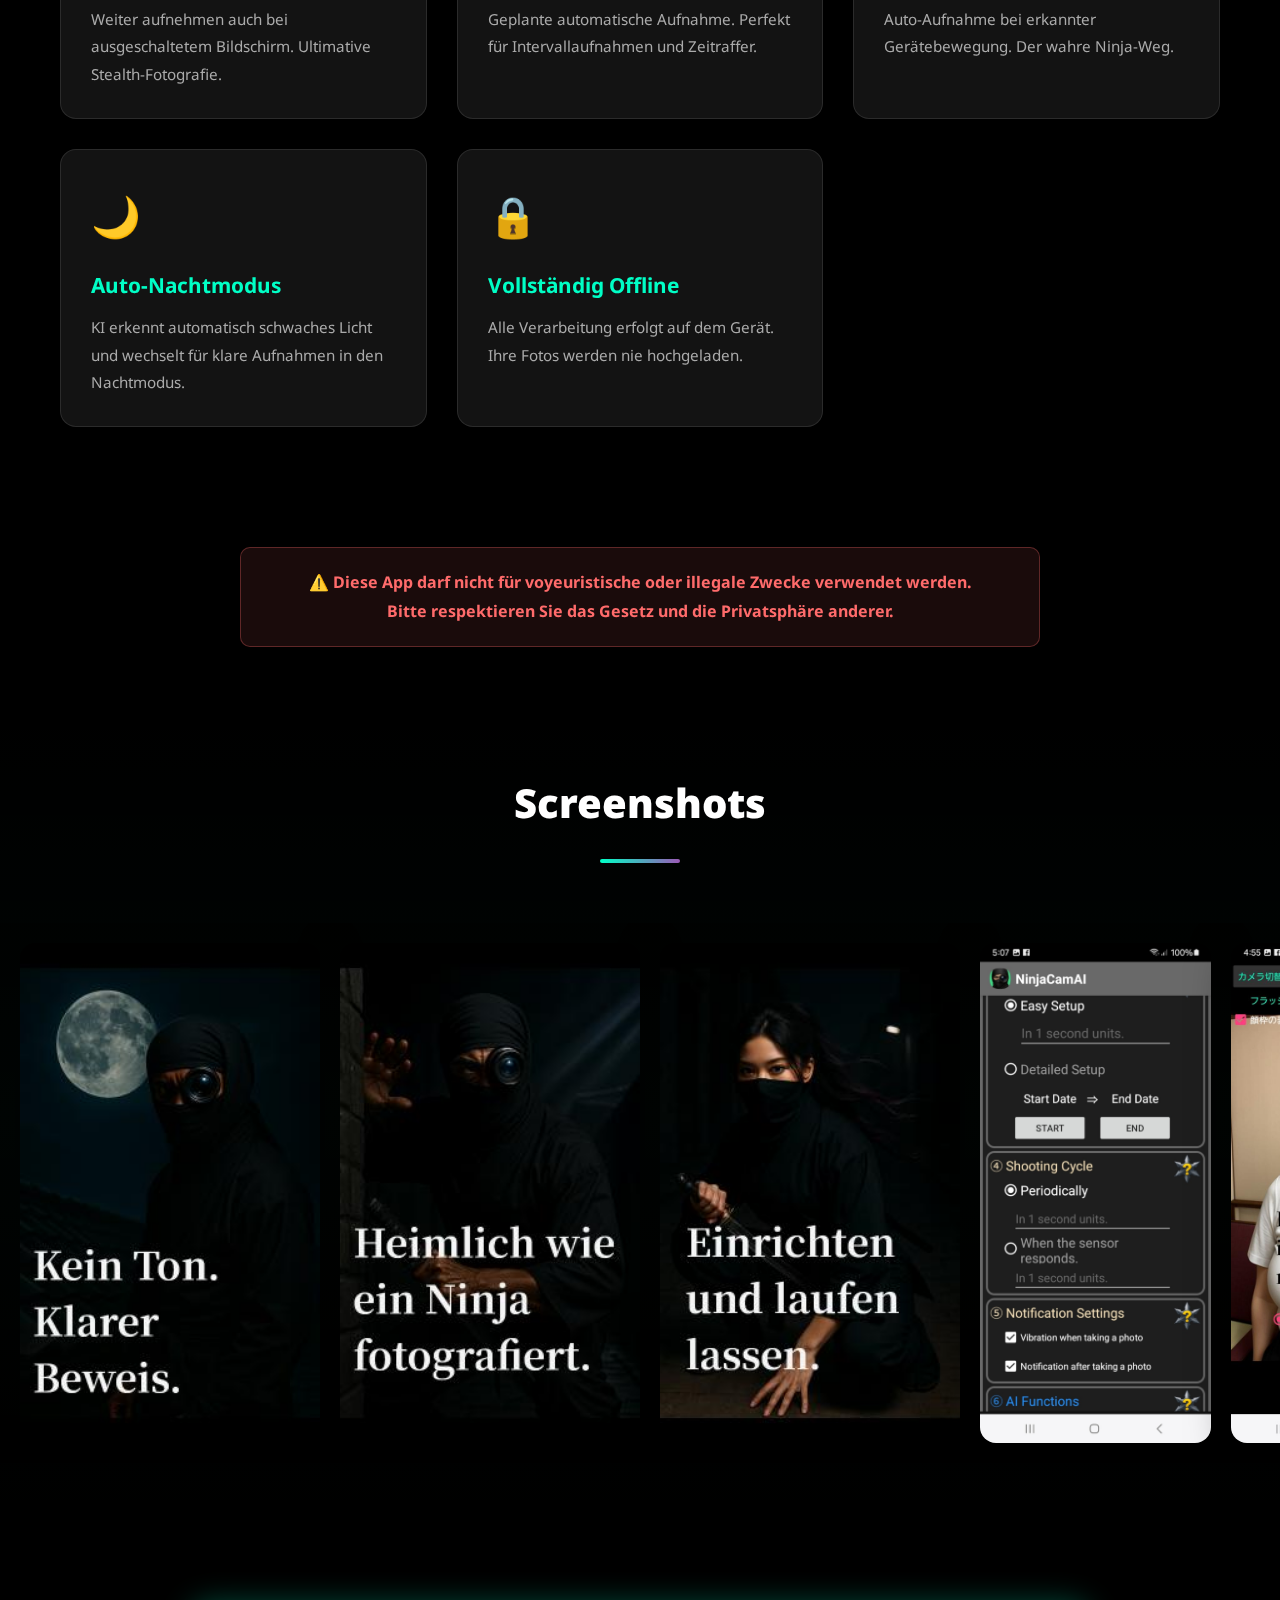
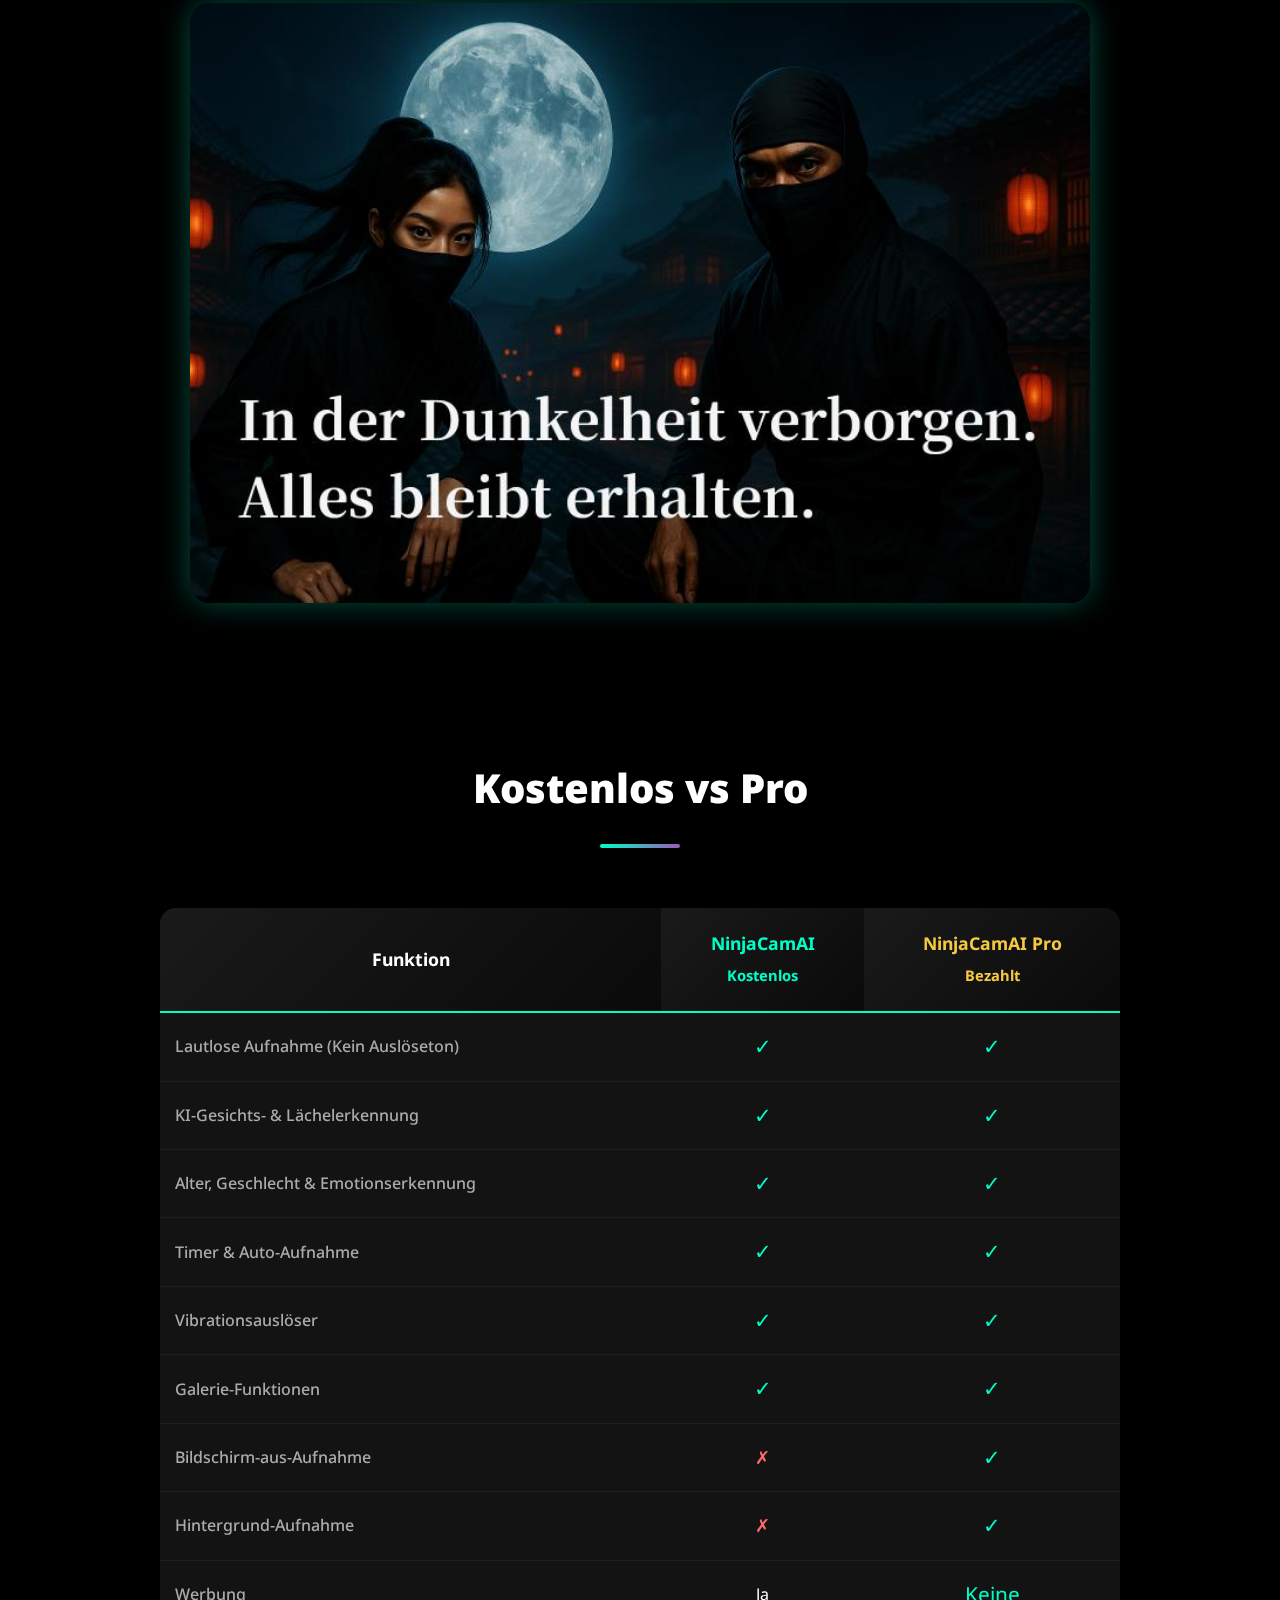
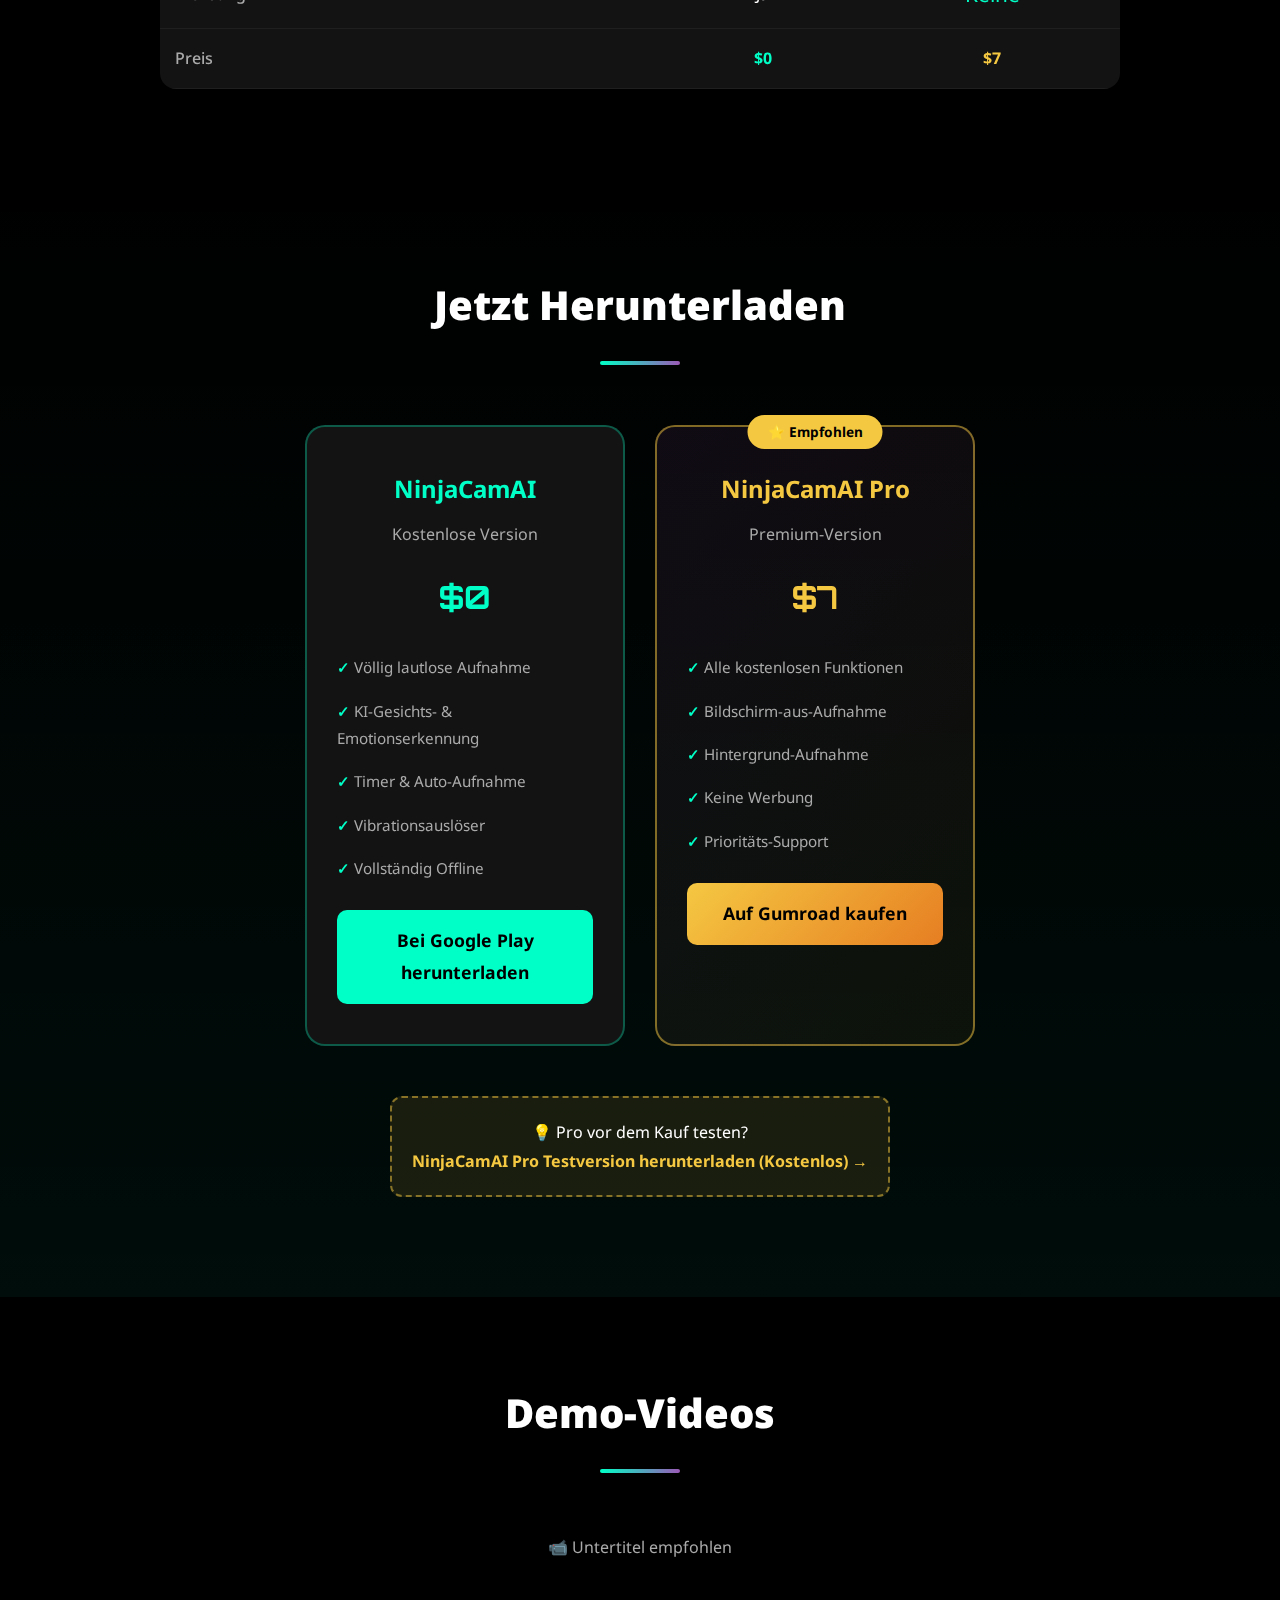
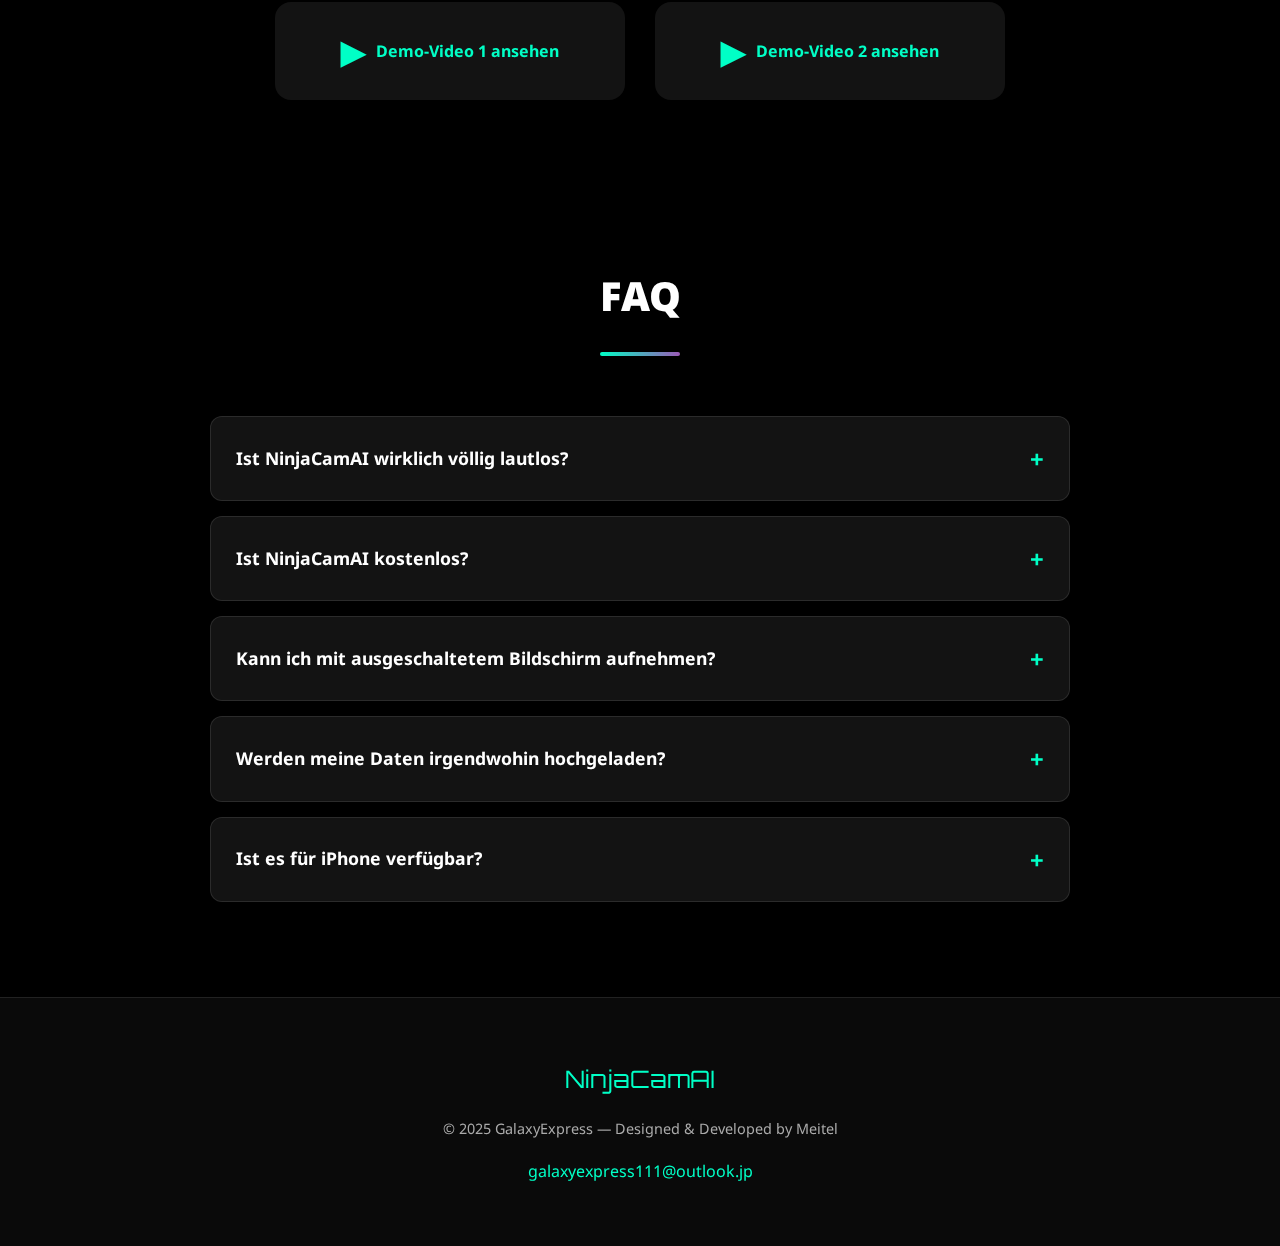
<file: index_de.html>
<!DOCTYPE html>
<html lang="de">
<head>
  <meta charset="UTF-8">
  <meta name="viewport" content="width=device-width, initial-scale=1.0">
  
  <title>NinjaCamAI - Lautlose Kamera-App | KI-Gesichtserkennung【2025】</title>
  <meta name="description" content="【2025】NinjaCamAI ist eine vollständig lautlose KI-Kamera-App. Gesichtserkennung, Emotionserkennung, Bildschirm-aus-Aufnahme. 3.700+ Downloads. Android, 100% kostenlos.">
  <meta name="keywords" content="lautlose Kamera,KI-Kamera,Gesichtserkennung,Emotionserkennung,Stealth-Kamera,Bildschirm-aus-Aufnahme,Android-Kamera,kostenlose Kamera,NinjaCamAI">
  <meta name="author" content="GalaxyExpress">
  <meta name="robots" content="index, follow">
  
  <meta property="og:type" content="website">
  <meta property="og:site_name" content="NinjaCamAI">
  <meta property="og:title" content="NinjaCamAI - Lautlose Kamera-App | KI-Gesichtserkennung">
  <meta property="og:description" content="Aufnehmen wie ein Schatten. KI erkennt Gesichter, Emotionen und Alter. 3.700+ Downloads.">
  <meta property="og:image" content="https://ninjacamai.netlify.app/assets/og-image.png">
  <meta property="og:url" content="https://ninjacamai.netlify.app/index_de.html">
  <meta property="og:locale" content="de_DE">
  
  <meta name="twitter:card" content="summary_large_image">
  <meta name="twitter:title" content="NinjaCamAI - Lautlose Kamera-App">
  <meta name="twitter:description" content="Aufnehmen wie ein Schatten. KI-gestützt. 100% kostenlos.">
  <meta name="twitter:image" content="https://ninjacamai.netlify.app/assets/og-image.png">
  
  <link rel="canonical" href="https://ninjacamai.netlify.app/index_de.html">
  <link rel="alternate" hreflang="de" href="https://ninjacamai.netlify.app/index_de.html">
  <link rel="alternate" hreflang="en" href="https://ninjacamai.netlify.app/index.html">
  <link rel="alternate" hreflang="ja" href="https://ninjacamai.netlify.app/index_ja.html">
  <link rel="alternate" hreflang="x-default" href="https://ninjacamai.netlify.app/index.html">
  
  <link rel="icon" type="image/png" href="assets/logo.png">
  <link rel="preconnect" href="https://fonts.googleapis.com">
  <link rel="preconnect" href="https://fonts.gstatic.com" crossorigin>
  <link href="https://fonts.googleapis.com/css2?family=Noto+Sans:wght@400;500;700&family=Orbitron:wght@400;700;900&display=swap" rel="stylesheet">
  
  <script type="application/ld+json">
  {
    "@context": "https://schema.org",
    "@type": "MobileApplication",
    "name": "NinjaCamAI",
    "operatingSystem": "Android",
    "applicationCategory": "PhotographyApplication",
    "offers": {"@type": "Offer", "price": "0", "priceCurrency": "EUR"},
    "description": "Lautlose Aufnahme, KI-Gesichtserkennung, Emotionserkennung - die ultimative Stealth-Kamera-App"
  }
  </script>

  <style>
    :root {
      --ninja-green: #00ffc6;
      --ninja-green-dark: #00b894;
      --ninja-purple: #9b59b6;
      --ninja-gold: #f5c842;
      --ninja-red: #ff6b6b;
      --bg-black: #000;
      --bg-dark: #0a0a0a;
      --bg-card: rgba(20, 20, 20, 0.95);
      --text-main: #fff;
      --text-sub: #aaa;
      --font-main: 'Noto Sans', sans-serif;
      --font-cyber: 'Orbitron', sans-serif;
    }
    *, *::before, *::after { margin: 0; padding: 0; box-sizing: border-box; }
    html { scroll-behavior: smooth; }
    body { font-family: var(--font-main); background: var(--bg-black); color: var(--text-main); line-height: 1.8; overflow-x: hidden; }
    
    .matrix-bg { position: fixed; top: 0; left: 0; width: 100%; height: 100%; pointer-events: none; z-index: -1; background: radial-gradient(ellipse at 20% 20%, rgba(0,255,198,0.03) 0%, transparent 50%), radial-gradient(ellipse at 80% 80%, rgba(155,89,182,0.03) 0%, transparent 50%), linear-gradient(180deg, #000 0%, #0a0a0a 100%); }
    .matrix-bg::before { content: ''; position: absolute; top: 0; left: 0; right: 0; bottom: 0; background-image: repeating-linear-gradient(0deg, transparent, transparent 2px, rgba(0,255,198,0.02) 2px, rgba(0,255,198,0.02) 4px); animation: scan 8s linear infinite; }
    @keyframes scan { 0% { transform: translateY(0); } 100% { transform: translateY(100px); } }
    
    header { position: relative; padding: 80px 20px 60px; text-align: center; background: linear-gradient(180deg, rgba(0,0,0,0.9) 0%, transparent 100%); border-bottom: 1px solid rgba(0,255,198,0.2); }
    .lang-selector { position: absolute; top: 20px; right: 20px; }
    .lang-selector select { background: rgba(0,255,198,0.1); border: 1px solid rgba(0,255,198,0.3); color: var(--ninja-green); padding: 8px 12px; border-radius: 8px; cursor: pointer; }
    .logo-container { display: flex; align-items: center; justify-content: center; gap: 24px; margin-bottom: 20px; animation: fadeInDown 1s ease-out; }
    @keyframes fadeInDown { from { opacity: 0; transform: translateY(-30px); } to { opacity: 1; transform: translateY(0); } }
    .logo-icon { height: 100px; width: auto; filter: drop-shadow(0 0 20px rgba(0,255,198,0.5)); animation: float 3s ease-in-out infinite; }
    @keyframes float { 0%, 100% { transform: translateY(0); } 50% { transform: translateY(-10px); } }
    .logo-text { font-family: var(--font-cyber); font-size: clamp(2.5rem, 8vw, 4rem); font-weight: 900; color: var(--ninja-green); letter-spacing: 4px; text-shadow: 0 0 10px rgba(0,255,198,0.5), 0 0 30px rgba(0,255,198,0.3); }
    .tagline { font-size: clamp(1rem, 3vw, 1.3rem); color: var(--text-sub); letter-spacing: 2px; animation: fadeIn 1s ease-out 0.5s both; }
    @keyframes fadeIn { from { opacity: 0; } to { opacity: 1; } }
    .badges { display: flex; justify-content: center; gap: 15px; margin-top: 30px; flex-wrap: wrap; }
    .badge { display: inline-flex; align-items: center; gap: 8px; padding: 8px 16px; background: rgba(0,255,198,0.1); border: 1px solid rgba(0,255,198,0.3); border-radius: 50px; font-size: 0.9rem; color: var(--ninja-green); }
    .badge-number { font-family: var(--font-cyber); font-weight: 700; }
    
    .hero { padding: 80px 20px; text-align: center; }
    .hero-title { font-size: clamp(1.5rem, 5vw, 2.5rem); font-weight: 700; margin-bottom: 20px; line-height: 1.5; }
    .hero-title .highlight { color: var(--ninja-green); position: relative; }
    .hero-title .highlight::after { content: ''; position: absolute; bottom: -5px; left: 0; width: 100%; height: 3px; background: linear-gradient(90deg, var(--ninja-green), transparent); }
    .hero-description { font-size: 1.1rem; color: var(--text-sub); max-width: 700px; margin: 0 auto 40px; }
    .cta-buttons { display: flex; justify-content: center; gap: 20px; flex-wrap: wrap; }
    .cta-btn { display: inline-flex; align-items: center; gap: 10px; padding: 16px 32px; font-size: 1.1rem; font-weight: 700; text-decoration: none; border-radius: 8px; transition: all 0.3s ease; }
    .cta-btn-primary { background: linear-gradient(135deg, var(--ninja-green) 0%, var(--ninja-green-dark) 100%); color: #000; box-shadow: 0 5px 25px rgba(0,255,198,0.4); }
    .cta-btn-primary:hover { transform: translateY(-3px); box-shadow: 0 8px 35px rgba(0,255,198,0.5); }
    .cta-btn-secondary { background: transparent; color: var(--ninja-green); border: 2px solid var(--ninja-green); }
    .cta-btn-secondary:hover { background: rgba(0,255,198,0.1); transform: translateY(-3px); }
    
    .features { padding: 80px 20px; max-width: 1200px; margin: 0 auto; }
    .section-title { text-align: center; font-size: clamp(1.8rem, 5vw, 2.5rem); font-weight: 900; margin-bottom: 60px; }
    .section-title::after { content: ''; display: block; width: 80px; height: 4px; background: linear-gradient(90deg, var(--ninja-green), var(--ninja-purple)); margin: 20px auto 0; border-radius: 2px; }
    .features-grid { display: grid; grid-template-columns: repeat(auto-fit, minmax(300px, 1fr)); gap: 30px; }
    .feature-card { background: var(--bg-card); border: 1px solid rgba(255,255,255,0.1); border-radius: 16px; padding: 30px; transition: all 0.4s ease; }
    .feature-card:hover { transform: translateY(-10px); border-color: rgba(0,255,198,0.3); box-shadow: 0 20px 40px rgba(0,0,0,0.5); }
    .feature-icon { font-size: 2.5rem; margin-bottom: 15px; display: block; }
    .feature-title { font-size: 1.3rem; font-weight: 700; color: var(--ninja-green); margin-bottom: 10px; }
    .feature-desc { color: var(--text-sub); font-size: 0.95rem; }
    
    .warning { background: rgba(255,107,107,0.1); border: 1px solid rgba(255,107,107,0.3); border-radius: 10px; padding: 20px; margin: 40px auto; max-width: 800px; text-align: center; }
    .warning p { color: var(--ninja-red); font-weight: 700; }
    
    .gallery { padding: 80px 0; background: linear-gradient(180deg, transparent 0%, rgba(0,255,198,0.02) 50%, transparent 100%); }
    .gallery-scroll { display: flex; gap: 20px; padding: 20px; overflow-x: auto; scroll-snap-type: x mandatory; -webkit-overflow-scrolling: touch; scrollbar-width: none; }
    .gallery-scroll::-webkit-scrollbar { display: none; }
    .gallery-item { flex-shrink: 0; scroll-snap-align: center; border-radius: 16px; overflow: hidden; box-shadow: 0 10px 40px rgba(0,0,0,0.5); transition: transform 0.3s ease; }
    .gallery-item:hover { transform: scale(1.05); }
    .gallery-item img { height: 500px; width: auto; display: block; }
    
    .comparison { padding: 80px 20px; max-width: 1000px; margin: 0 auto; }
    .compare-table { width: 100%; border-collapse: collapse; background: var(--bg-card); border-radius: 16px; overflow: hidden; box-shadow: 0 10px 40px rgba(0,0,0,0.3); }
    .compare-table th { background: linear-gradient(135deg, #1a1a1a 0%, #0a0a0a 100%); padding: 20px 15px; font-size: 1.1rem; border-bottom: 2px solid var(--ninja-green); }
    .compare-table th:nth-child(2) { color: var(--ninja-green); }
    .compare-table th:nth-child(3) { color: var(--ninja-gold); }
    .compare-table td { padding: 15px; border-bottom: 1px solid rgba(255,255,255,0.05); text-align: center; }
    .compare-table td:first-child { text-align: left; font-weight: 500; color: var(--text-sub); }
    .compare-table tr:hover { background: rgba(0,255,198,0.03); }
    .check { color: var(--ninja-green); font-size: 1.3rem; }
    .cross { color: var(--ninja-red); font-size: 1.1rem; }
    
    .download { padding: 100px 20px; text-align: center; background: linear-gradient(180deg, transparent 0%, rgba(0,255,198,0.05) 100%); }
    .download-cards { display: flex; justify-content: center; gap: 30px; flex-wrap: wrap; margin-top: 50px; }
    .download-card { background: var(--bg-card); border-radius: 20px; padding: 40px 30px; width: 320px; text-align: center; border: 2px solid transparent; transition: all 0.4s ease; position: relative; }
    .download-card.free { border-color: rgba(0,255,198,0.3); }
    .download-card.pro { border-color: rgba(245,200,66,0.5); background: linear-gradient(135deg, rgba(155,89,182,0.1) 0%, rgba(245,200,66,0.05) 100%); }
    .download-card.pro::before { content: '⭐ Empfohlen'; position: absolute; top: -12px; left: 50%; transform: translateX(-50%); background: var(--ninja-gold); color: #000; padding: 5px 20px; border-radius: 20px; font-size: 0.85rem; font-weight: 700; }
    .download-card:hover { transform: translateY(-10px); box-shadow: 0 20px 50px rgba(0,0,0,0.5); }
    .download-card h3 { font-size: 1.5rem; margin-bottom: 10px; }
    .download-card.free h3 { color: var(--ninja-green); }
    .download-card.pro h3 { color: var(--ninja-gold); }
    .download-card .price { font-family: var(--font-cyber); font-size: 2rem; font-weight: 700; margin: 20px 0; }
    .download-card.free .price { color: var(--ninja-green); }
    .download-card.pro .price { color: var(--ninja-gold); }
    .download-card ul { list-style: none; text-align: left; margin: 20px 0; }
    .download-card ul li { padding: 8px 0; color: var(--text-sub); font-size: 0.95rem; }
    .download-card ul li::before { content: '✓ '; color: var(--ninja-green); font-weight: 700; }
    .download-btn { display: block; width: 100%; padding: 15px; font-size: 1.1rem; font-weight: 700; text-decoration: none; border-radius: 10px; transition: all 0.3s ease; margin-top: 20px; }
    .download-card.free .download-btn { background: var(--ninja-green); color: #000; }
    .download-card.pro .download-btn { background: linear-gradient(135deg, var(--ninja-gold) 0%, #e67e22 100%); color: #000; }
    .download-btn:hover { transform: scale(1.05); box-shadow: 0 10px 30px rgba(0,0,0,0.3); }
    .trial-link { margin-top: 50px; padding: 20px; background: rgba(245,200,66,0.1); border: 2px dashed rgba(245,200,66,0.5); border-radius: 12px; display: inline-block; }
    .trial-link a { color: var(--ninja-gold); text-decoration: none; font-weight: 700; }
    .trial-link a:hover { text-decoration: underline; }
    
    .faq { padding: 80px 20px; max-width: 900px; margin: 0 auto; }
    .faq-item { background: var(--bg-card); border-radius: 12px; margin-bottom: 15px; overflow: hidden; border: 1px solid rgba(255,255,255,0.1); }
    .faq-question { padding: 20px 25px; font-size: 1.1rem; font-weight: 700; cursor: pointer; display: flex; justify-content: space-between; align-items: center; transition: background 0.3s ease; }
    .faq-question:hover { background: rgba(0,255,198,0.05); }
    .faq-question::after { content: '+'; font-size: 1.5rem; color: var(--ninja-green); transition: transform 0.3s ease; }
    .faq-item.active .faq-question::after { transform: rotate(45deg); }
    .faq-answer { max-height: 0; overflow: hidden; transition: max-height 0.4s ease, padding 0.4s ease; }
    .faq-item.active .faq-answer { max-height: 500px; padding: 0 25px 20px; }
    .faq-answer p { color: var(--text-sub); line-height: 1.8; }
    
    .videos { padding: 80px 20px; text-align: center; }
    .video-grid { display: flex; justify-content: center; gap: 30px; flex-wrap: wrap; margin-top: 40px; }
    .video-card { background: var(--bg-card); border-radius: 16px; padding: 20px; width: 350px; transition: transform 0.3s ease; }
    .video-card:hover { transform: translateY(-5px); }
    .video-card a { color: var(--ninja-green); text-decoration: none; font-weight: 700; display: flex; align-items: center; justify-content: center; gap: 10px; }
    
    footer { padding: 60px 20px; text-align: center; background: var(--bg-dark); border-top: 1px solid rgba(255,255,255,0.1); }
    .footer-logo { font-family: var(--font-cyber); font-size: 1.5rem; color: var(--ninja-green); margin-bottom: 15px; }
    .footer-copy { color: var(--text-sub); font-size: 0.9rem; margin-bottom: 15px; }
    .footer-email a { color: var(--ninja-green); text-decoration: none; }
    
    @media screen and (max-width: 768px) {
      .logo-container { flex-direction: column; gap: 15px; }
      .logo-icon { height: 80px; }
      .gallery-item img { height: 400px; }
      .compare-table { font-size: 0.85rem; }
      .compare-table th, .compare-table td { padding: 10px 8px; }
      .download-card { width: 100%; max-width: 350px; }
      .lang-selector { position: static; margin-bottom: 20px; }
    }
  </style>

  <script async src="https://www.googletagmanager.com/gtag/js?id=G-XCJ0FJ0WYF"></script>
  <script>window.dataLayer = window.dataLayer || []; function gtag(){dataLayer.push(arguments);} gtag('js', new Date()); gtag('config', 'G-XCJ0FJ0WYF');</script>
</head>

<body>
  <div class="matrix-bg"></div>

  <header>
    <div class="lang-selector">
      <select onchange="location.href=this.value;">
        <option value="index.html">🇺🇸 English</option>
        <option value="index_ja.html">🇯🇵 日本語</option>
        <option value="index_de.html" selected>🇩🇪 Deutsch</option>
        <option value="index_es.html">🇪🇸 Español</option>
        <option value="index_pt.html">🇧🇷 Português</option>
        <option value="index_ru.html">🇷🇺 Русский</option>
        <option value="index_zh.html">🇨🇳 中文</option>
        <option value="index_ko.html">🇰🇷 한국어</option>
        <option value="index_hi.html">🇮🇳 हिन्दी</option>
        <option value="index_id.html">🇮🇩 Indonesia</option>
      </select>
    </div>

    <div class="logo-container">
      <img src="assets/logo.png" alt="NinjaCamAI Logo" class="logo-icon">
      <h1 class="logo-text">NinjaCamAI</h1>
    </div>
    <p class="tagline">Aufnehmen wie ein Schatten — lautlos und unsichtbar</p>
    
    <div class="badges">
      <span class="badge"><span>📥</span><span class="badge-number">3.700+</span><span>Downloads</span></span>
      <span class="badge"><span>⭐</span><span>100% Kostenlos</span></span>
      <span class="badge"><span>🔒</span><span>Vollständig Offline</span></span>
    </div>
  </header>

  <section class="hero">
    <h2 class="hero-title">
      <span class="highlight">Kein Auslöseton</span> — Fotografieren<br>
      KI erkennt Gesichter, Emotionen & Alter
    </h2>
    <p class="hero-description">
      NinjaCamAI ist die ultimative Stealth-Kamera-App mit völlig lautloser Aufnahme,<br>
      KI-Gesichtserkennung, Emotionserkennung und Bildschirm-aus-Aufnahme.
    </p>
    
    <div class="cta-buttons">
      <a href="https://play.google.com/store/apps/details?id=com.galaxyexpress.ninja_camera" class="cta-btn cta-btn-primary" target="_blank" rel="noopener">
        <span>▶</span> Kostenlos herunterladen
      </a>
      <a href="#features" class="cta-btn cta-btn-secondary">
        <span>↓</span> Funktionen ansehen
      </a>
    </div>
  </section>

  <section class="features" id="features">
    <h2 class="section-title">Hauptfunktionen</h2>
    
    <div class="features-grid">
      <article class="feature-card">
        <span class="feature-icon">🔇</span>
        <h3 class="feature-title">Völlig Lautlos</h3>
        <p class="feature-desc">Kein Auslöseton. Fotografieren Sie in Meetings, Zügen oder ruhigen Orten, ohne bemerkt zu werden.</p>
      </article>

      <article class="feature-card">
        <span class="feature-icon">🤖</span>
        <h3 class="feature-title">KI-Gesichtserkennung</h3>
        <p class="feature-desc">Hochpräzise KI erkennt Gesichter automatisch. Auto-Aufnahme bei erkanntem Lächeln.</p>
      </article>

      <article class="feature-card">
        <span class="feature-icon">😊</span>
        <h3 class="feature-title">Emotions- & Alterserkennung</h3>
        <p class="feature-desc">KI analysiert Ausdrücke zur Emotionserkennung. Schätzt auch Alter und Geschlecht.</p>
      </article>

      <article class="feature-card">
        <span class="feature-icon">📴</span>
        <h3 class="feature-title">Bildschirm-aus-Aufnahme <span style="color:var(--ninja-gold);font-size:0.8rem;">[Pro]</span></h3>
        <p class="feature-desc">Weiter aufnehmen auch bei ausgeschaltetem Bildschirm. Ultimative Stealth-Fotografie.</p>
      </article>

      <article class="feature-card">
        <span class="feature-icon">⏱️</span>
        <h3 class="feature-title">Timer & Auto-Aufnahme</h3>
        <p class="feature-desc">Geplante automatische Aufnahme. Perfekt für Intervallaufnahmen und Zeitraffer.</p>
      </article>

      <article class="feature-card">
        <span class="feature-icon">📳</span>
        <h3 class="feature-title">Vibrationsauslöser</h3>
        <p class="feature-desc">Auto-Aufnahme bei erkannter Gerätebewegung. Der wahre Ninja-Weg.</p>
      </article>

      <article class="feature-card">
        <span class="feature-icon">🌙</span>
        <h3 class="feature-title">Auto-Nachtmodus</h3>
        <p class="feature-desc">KI erkennt automatisch schwaches Licht und wechselt für klare Aufnahmen in den Nachtmodus.</p>
      </article>

      <article class="feature-card">
        <span class="feature-icon">🔒</span>
        <h3 class="feature-title">Vollständig Offline</h3>
        <p class="feature-desc">Alle Verarbeitung erfolgt auf dem Gerät. Ihre Fotos werden nie hochgeladen.</p>
      </article>
    </div>
  </section>

  <div class="warning">
    <p>⚠️ Diese App darf nicht für voyeuristische oder illegale Zwecke verwendet werden.<br>Bitte respektieren Sie das Gesetz und die Privatsphäre anderer.</p>
  </div>

  <section class="gallery">
    <h2 class="section-title">Screenshots</h2>
    <div class="gallery-scroll">
      <div class="gallery-item"><img src="assets_de/NO1.jpg" alt="NinjaCamAI Lautlose Aufnahme" loading="lazy"></div>
      <div class="gallery-item"><img src="assets_de/NO2.jpg" alt="NinjaCamAI Stealth-Modus" loading="lazy"></div>
      <div class="gallery-item"><img src="assets_de/NO3.jpg" alt="NinjaCamAI Timer-Einstellungen" loading="lazy"></div>
      <div class="gallery-item"><img src="assets_de/NO4.jpg" alt="NinjaCamAI Einstellungen" loading="lazy"></div>
      <div class="gallery-item"><img src="assets_de/NO5.jpg" alt="NinjaCamAI KI-Gesichtserkennung" loading="lazy"></div>
    </div>
  </section>

  <div style="text-align:center; padding:60px 20px;">
    <img src="assets_de/Future.jpg" alt="NinjaCamAI" style="max-width:900px; width:100%; border-radius:20px; box-shadow:0 0 30px rgba(0,255,198,0.3);" loading="lazy">
  </div>

  <section class="comparison">
    <h2 class="section-title">Kostenlos vs Pro</h2>
    
    <table class="compare-table">
      <thead>
        <tr>
          <th>Funktion</th>
          <th>NinjaCamAI<br><small>Kostenlos</small></th>
          <th>NinjaCamAI Pro<br><small>Bezahlt</small></th>
        </tr>
      </thead>
      <tbody>
        <tr><td>Lautlose Aufnahme (Kein Auslöseton)</td><td><span class="check">✓</span></td><td><span class="check">✓</span></td></tr>
        <tr><td>KI-Gesichts- & Lächelerkennung</td><td><span class="check">✓</span></td><td><span class="check">✓</span></td></tr>
        <tr><td>Alter, Geschlecht & Emotionserkennung</td><td><span class="check">✓</span></td><td><span class="check">✓</span></td></tr>
        <tr><td>Timer & Auto-Aufnahme</td><td><span class="check">✓</span></td><td><span class="check">✓</span></td></tr>
        <tr><td>Vibrationsauslöser</td><td><span class="check">✓</span></td><td><span class="check">✓</span></td></tr>
        <tr><td>Galerie-Funktionen</td><td><span class="check">✓</span></td><td><span class="check">✓</span></td></tr>
        <tr><td>Bildschirm-aus-Aufnahme</td><td><span class="cross">✗</span></td><td><span class="check">✓</span></td></tr>
        <tr><td>Hintergrund-Aufnahme</td><td><span class="cross">✗</span></td><td><span class="check">✓</span></td></tr>
        <tr><td>Werbung</td><td>Ja</td><td><span class="check">Keine</span></td></tr>
        <tr><td>Preis</td><td><strong style="color:var(--ninja-green)">$0</strong></td><td><strong style="color:var(--ninja-gold)">$7</strong></td></tr>
      </tbody>
    </table>
  </section>

  <section class="download" id="download">
    <h2 class="section-title">Jetzt Herunterladen</h2>
    
    <div class="download-cards">
      <div class="download-card free">
        <h3>NinjaCamAI</h3>
        <p style="color:var(--text-sub);">Kostenlose Version</p>
        <p class="price">$0</p>
        <ul>
          <li>Völlig lautlose Aufnahme</li>
          <li>KI-Gesichts- & Emotionserkennung</li>
          <li>Timer & Auto-Aufnahme</li>
          <li>Vibrationsauslöser</li>
          <li>Vollständig Offline</li>
        </ul>
        <a href="https://play.google.com/store/apps/details?id=com.galaxyexpress.ninja_camera" class="download-btn" target="_blank" rel="noopener">Bei Google Play herunterladen</a>
      </div>

      <div class="download-card pro">
        <h3>NinjaCamAI Pro</h3>
        <p style="color:var(--text-sub);">Premium-Version</p>
        <p class="price">$7</p>
        <ul>
          <li>Alle kostenlosen Funktionen</li>
          <li>Bildschirm-aus-Aufnahme</li>
          <li>Hintergrund-Aufnahme</li>
          <li>Keine Werbung</li>
          <li>Prioritäts-Support</li>
        </ul>
        <a href="https://meitel.gumroad.com/l/ninjacamai-pro" class="download-btn" target="_blank" rel="noopener">Auf Gumroad kaufen</a>
      </div>
    </div>

    <div class="trial-link">
      💡 Pro vor dem Kauf testen?<br>
      <a href="https://meitel.gumroad.com/l/ninjacamai-pro-trial" target="_blank" rel="noopener">NinjaCamAI Pro Testversion herunterladen (Kostenlos) →</a>
    </div>
  </section>

  <section class="videos">
    <h2 class="section-title">Demo-Videos</h2>
    <p style="color:var(--text-sub);margin-bottom:20px;">📹 Untertitel empfohlen</p>
    
    <div class="video-grid">
      <div class="video-card">
        <a href="https://youtube.com/shorts/LHtdWf3iZi8" target="_blank" rel="noopener">
          <span style="font-size:2rem;">▶</span><span>Demo-Video 1 ansehen</span>
        </a>
      </div>
      <div class="video-card">
        <a href="https://youtube.com/shorts/JKdhha0Bdic" target="_blank" rel="noopener">
          <span style="font-size:2rem;">▶</span><span>Demo-Video 2 ansehen</span>
        </a>
      </div>
    </div>
  </section>

  <section class="faq">
    <h2 class="section-title">FAQ</h2>
    
    <div class="faq-item">
      <div class="faq-question">Ist NinjaCamAI wirklich völlig lautlos?</div>
      <div class="faq-answer">
        <p>Ja, NinjaCamAI nimmt absolut ohne Auslöseton auf. Sie können an ruhigen Orten wie Meetings oder im öffentlichen Nahverkehr fotografieren, ohne dass jemand es bemerkt.</p>
      </div>
    </div>

    <div class="faq-item">
      <div class="faq-question">Ist NinjaCamAI kostenlos?</div>
      <div class="faq-answer">
        <p>Ja, alle Kernfunktionen von NinjaCamAI sind völlig kostenlos. KI-Gesichtserkennung, lautlose Aufnahme, Timer und mehr sind enthalten. Für erweiterte Funktionen (Bildschirm-aus-Aufnahme, Hintergrund-Aufnahme, werbefrei) gibt es die Pro-Version.</p>
      </div>
    </div>

    <div class="faq-item">
      <div class="faq-question">Kann ich mit ausgeschaltetem Bildschirm aufnehmen?</div>
      <div class="faq-answer">
        <p>Die Pro-Version ermöglicht Aufnahmen bei ausgeschaltetem Bildschirm. Sie können im Hintergrund weiter aufnehmen, auch nachdem Sie den Bildschirm ausgeschaltet haben.</p>
      </div>
    </div>

    <div class="faq-item">
      <div class="faq-question">Werden meine Daten irgendwohin hochgeladen?</div>
      <div class="faq-answer">
        <p>Nein, NinjaCamAI funktioniert vollständig offline. Alle KI-Verarbeitung erfolgt auf Ihrem Gerät, und Ihre Fotos werden nie auf einen Server hochgeladen.</p>
      </div>
    </div>

    <div class="faq-item">
      <div class="faq-question">Ist es für iPhone verfügbar?</div>
      <div class="faq-answer">
        <p>Derzeit ist NinjaCamAI nur für Android verfügbar. Eine iOS-Version ist derzeit nicht geplant, aber wir könnten es in Betracht ziehen, wenn genug Nachfrage besteht.</p>
      </div>
    </div>
  </section>

  <footer>
    <p class="footer-logo">NinjaCamAI</p>
    <p class="footer-copy">© 2025 GalaxyExpress — Designed & Developed by Meitel</p>
    <p class="footer-email"><a href="mailto:galaxyexpress111@outlook.jp">galaxyexpress111@outlook.jp</a></p>
  </footer>

  <script>
    document.querySelectorAll('.faq-question').forEach(question => {
      question.addEventListener('click', () => {
        question.parentElement.classList.toggle('active');
      });
    });
  </script>
</body>
</html>
</file>
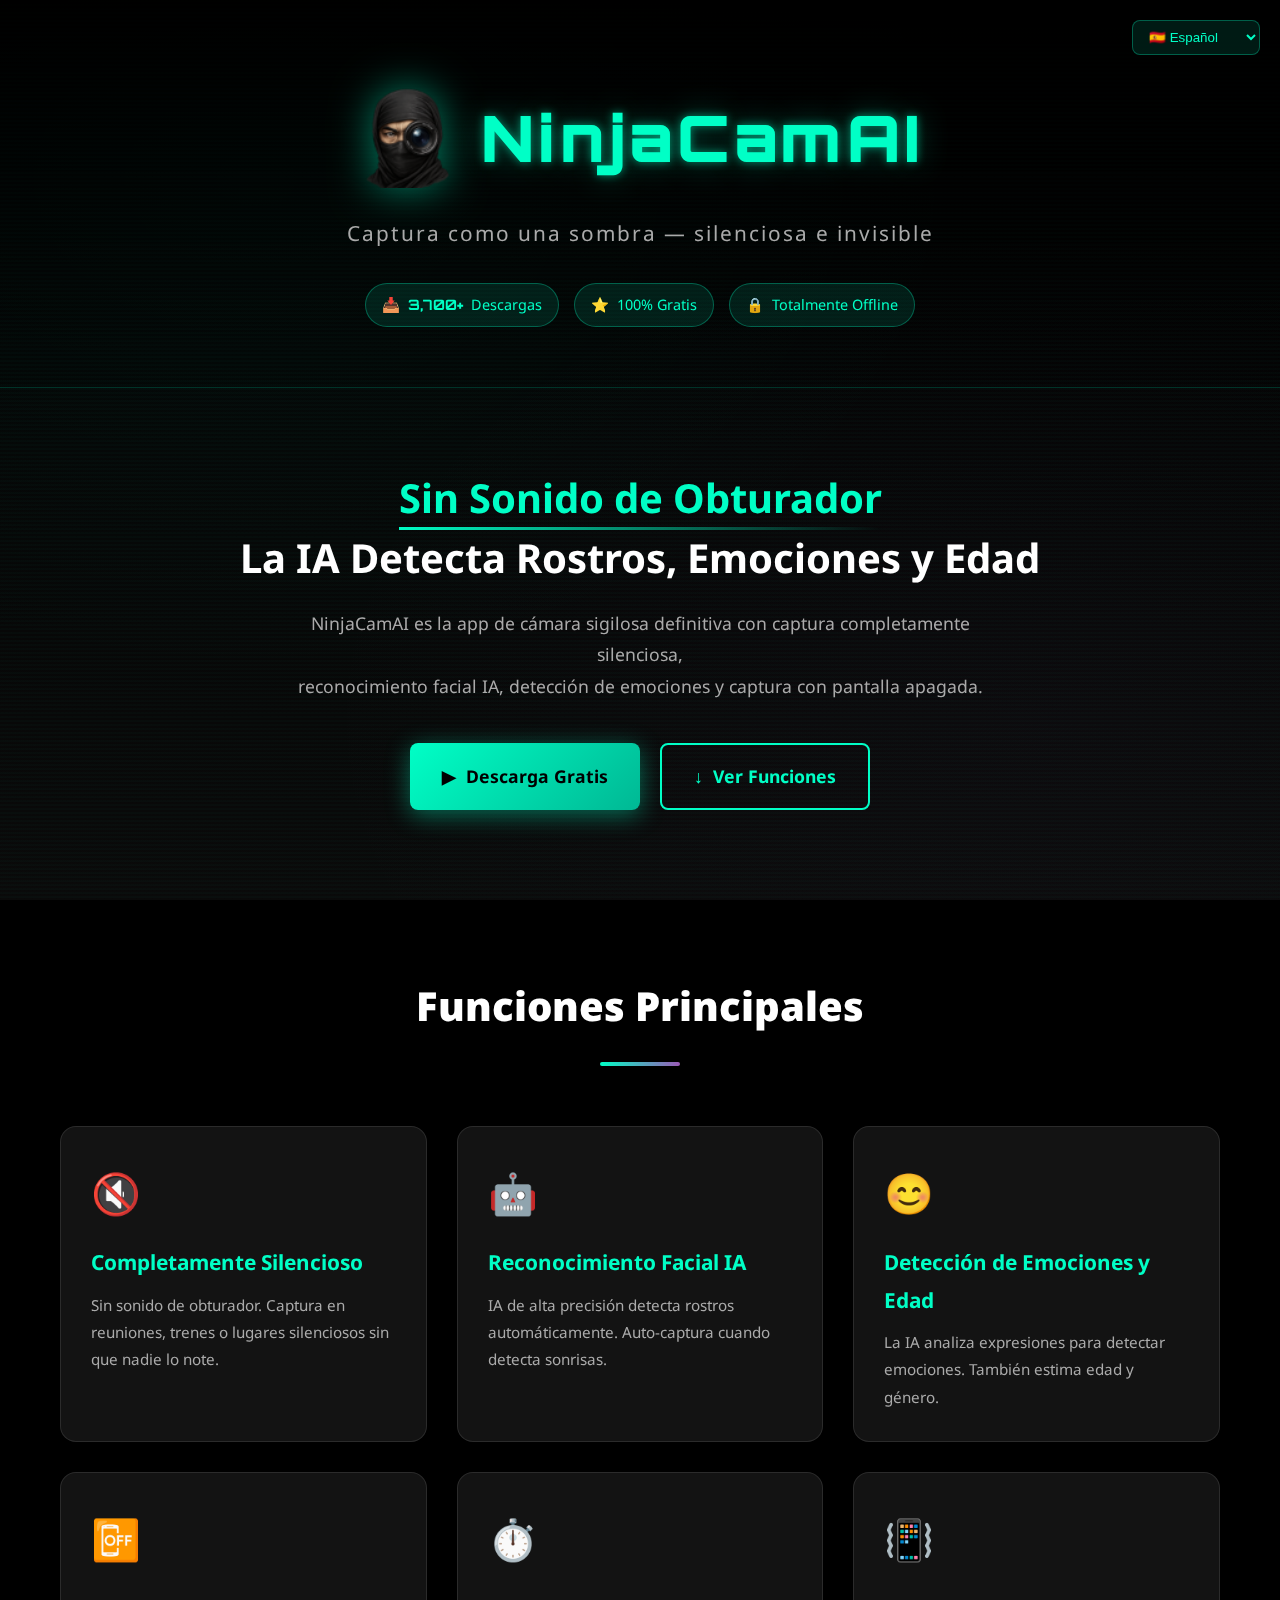
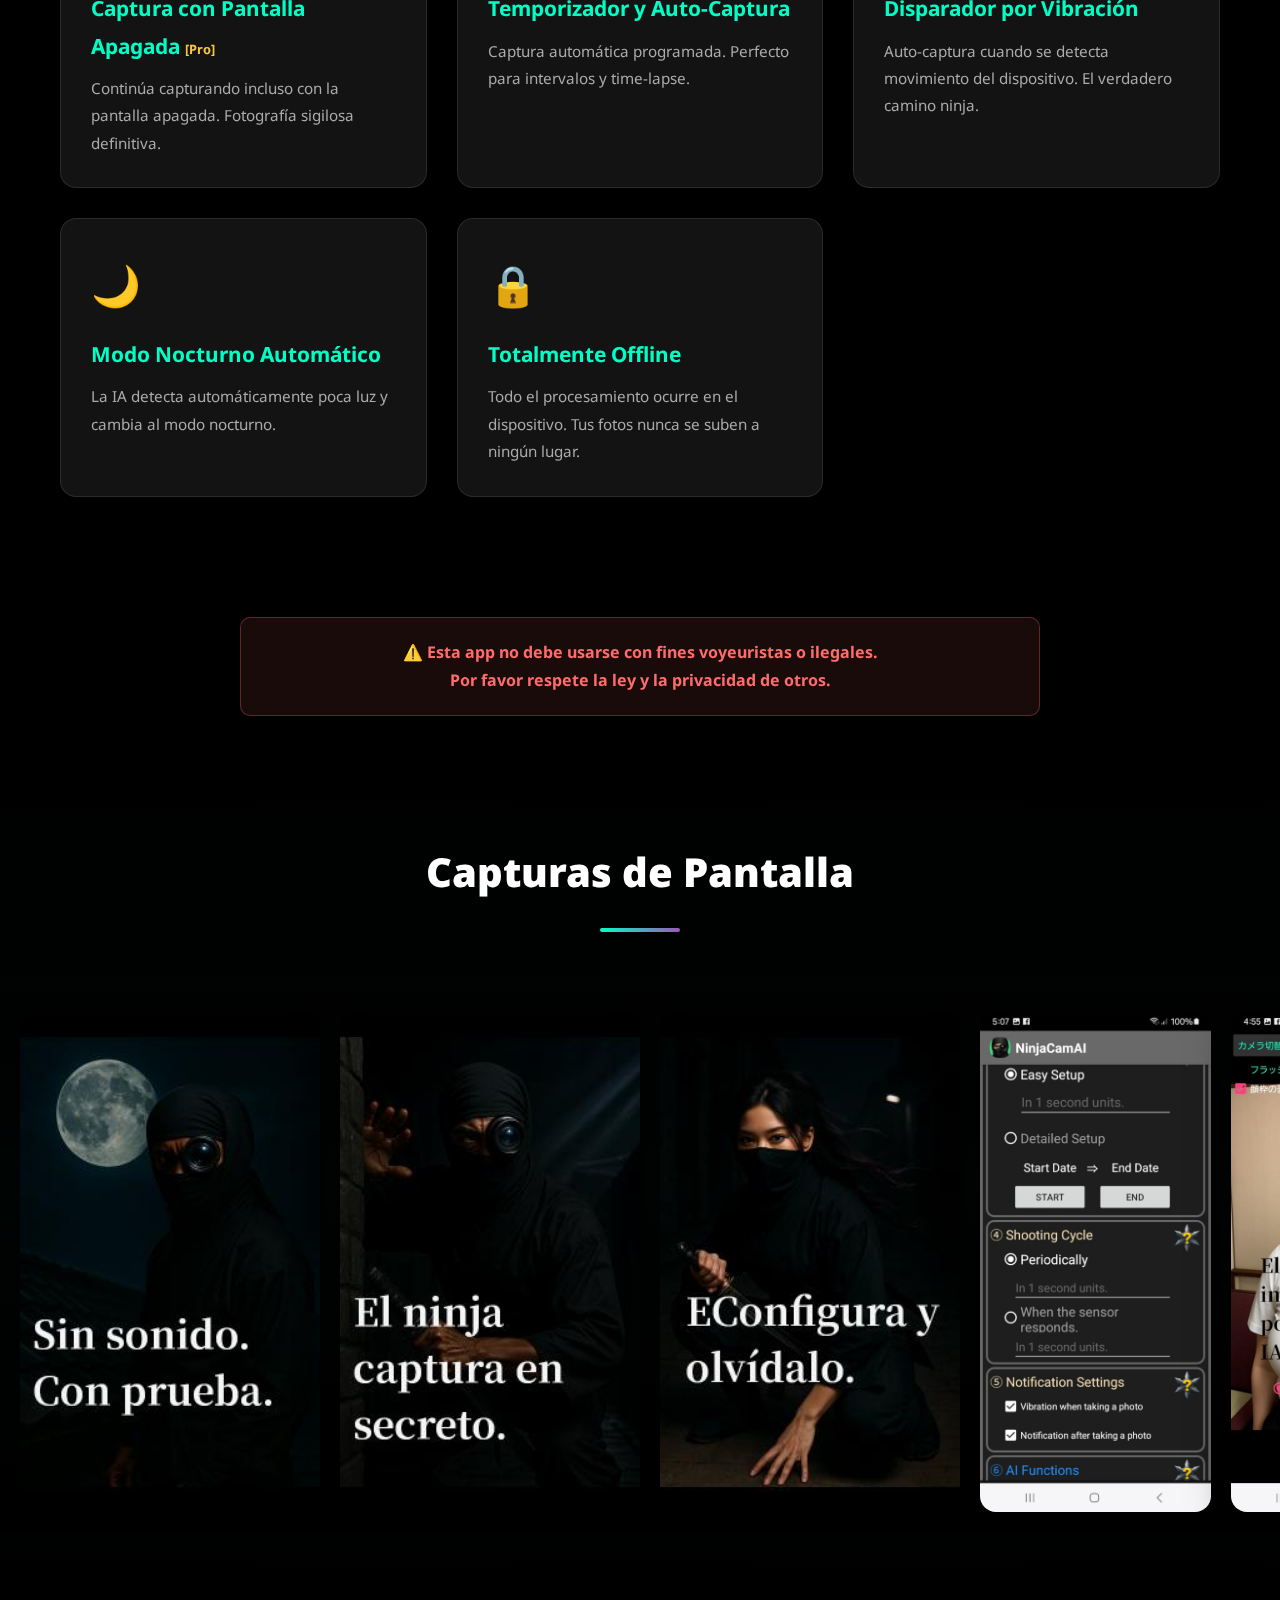
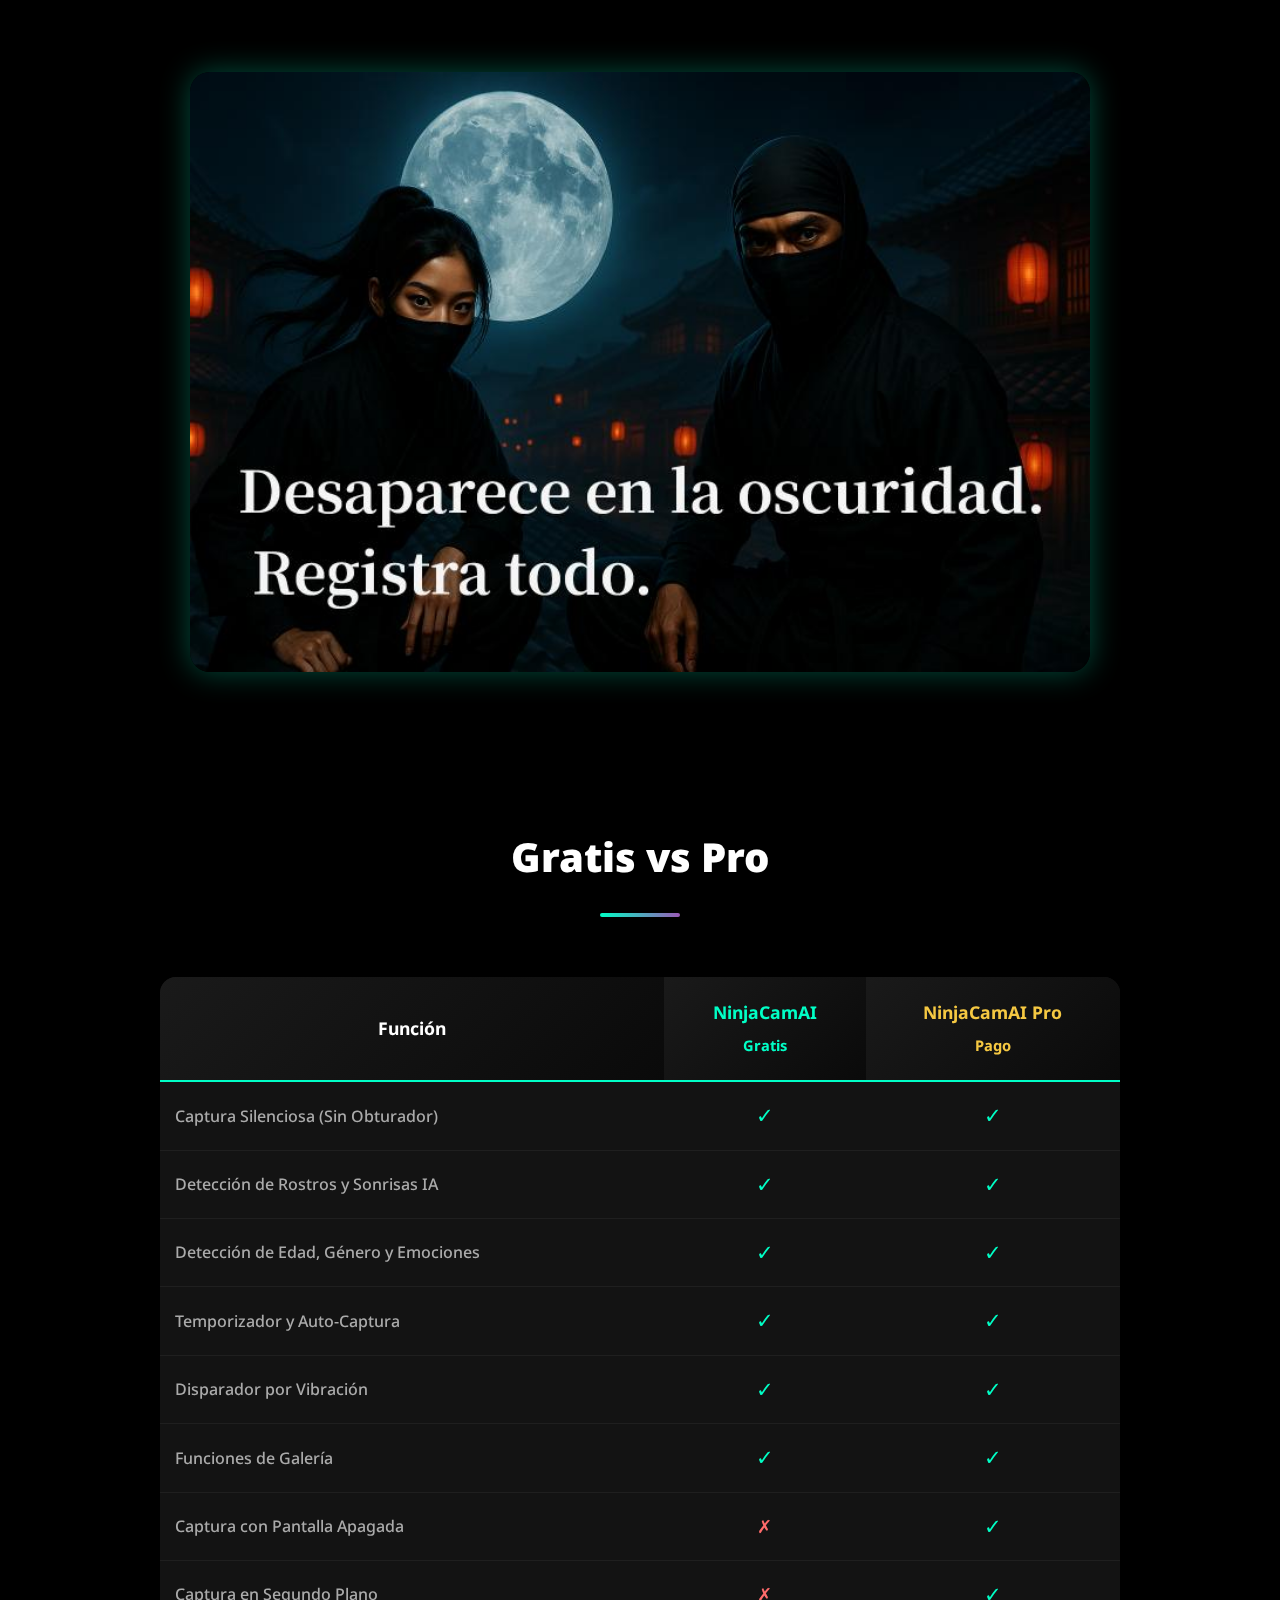
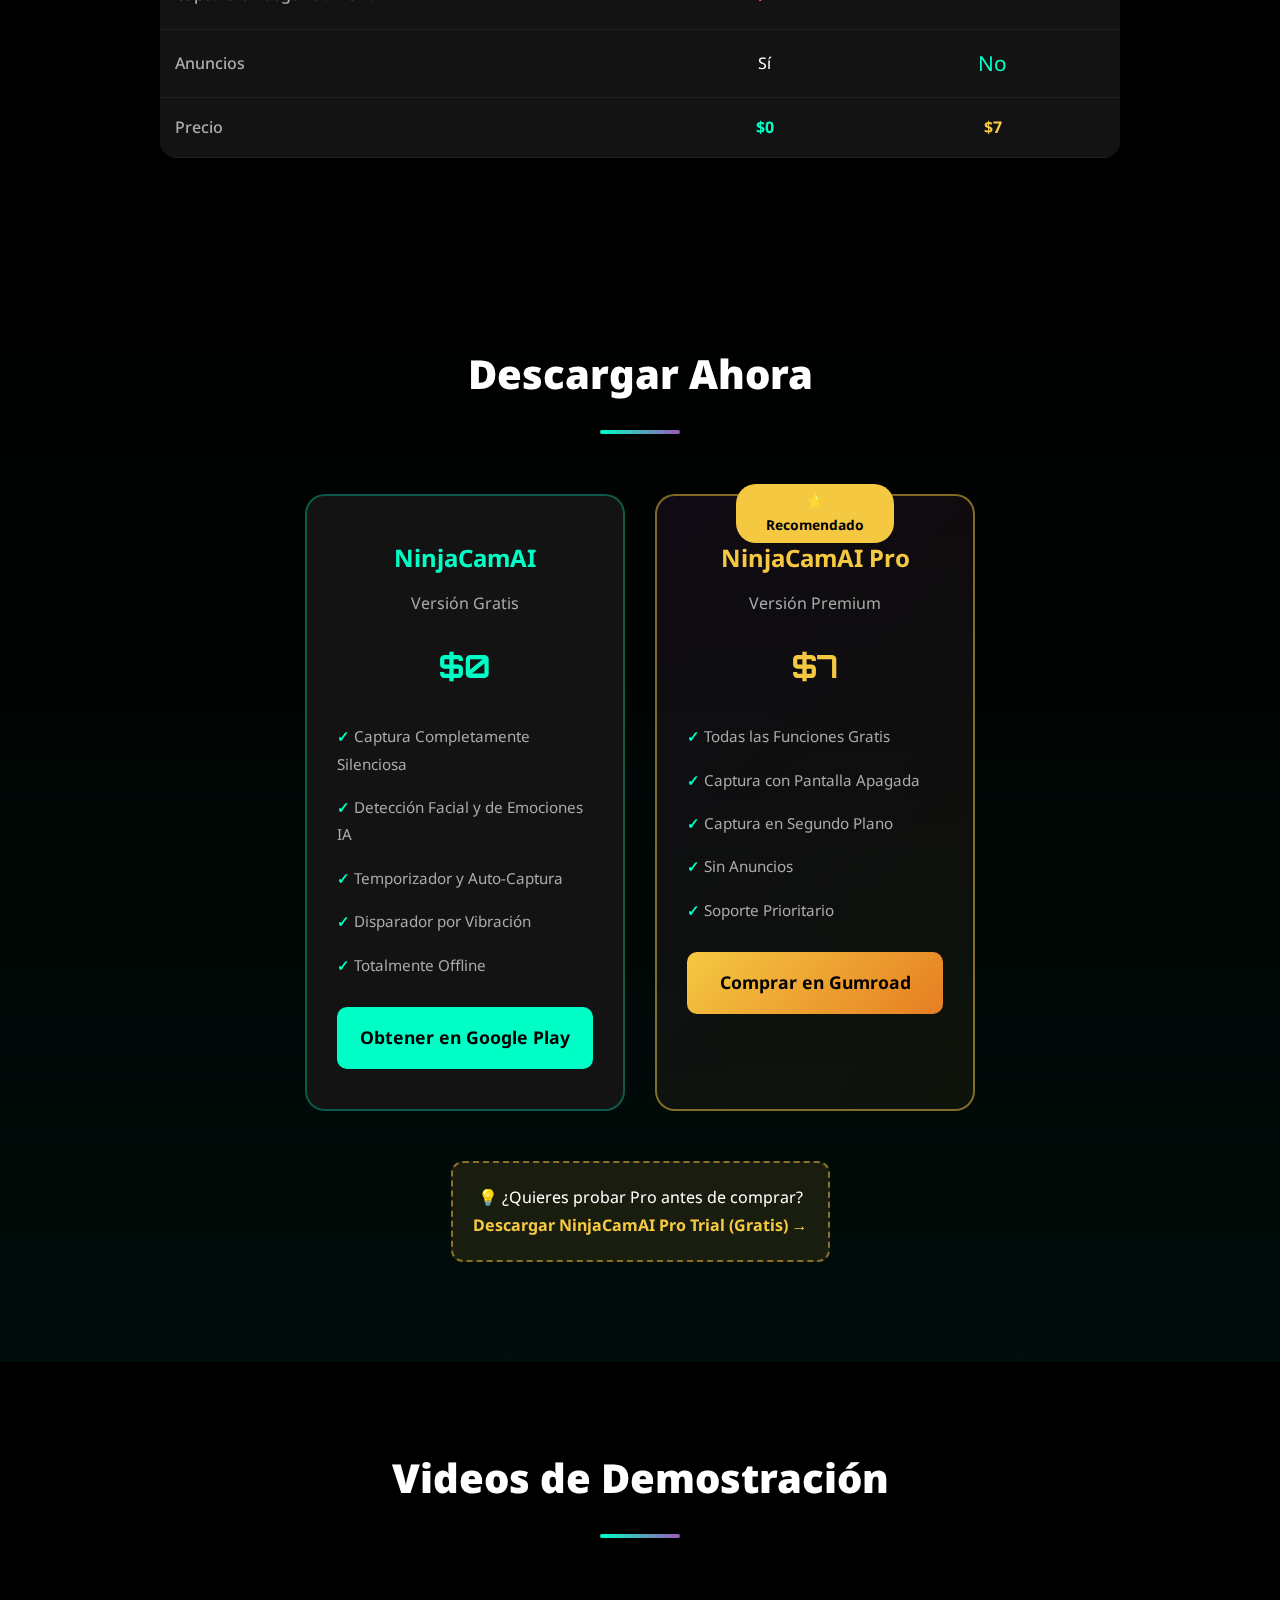
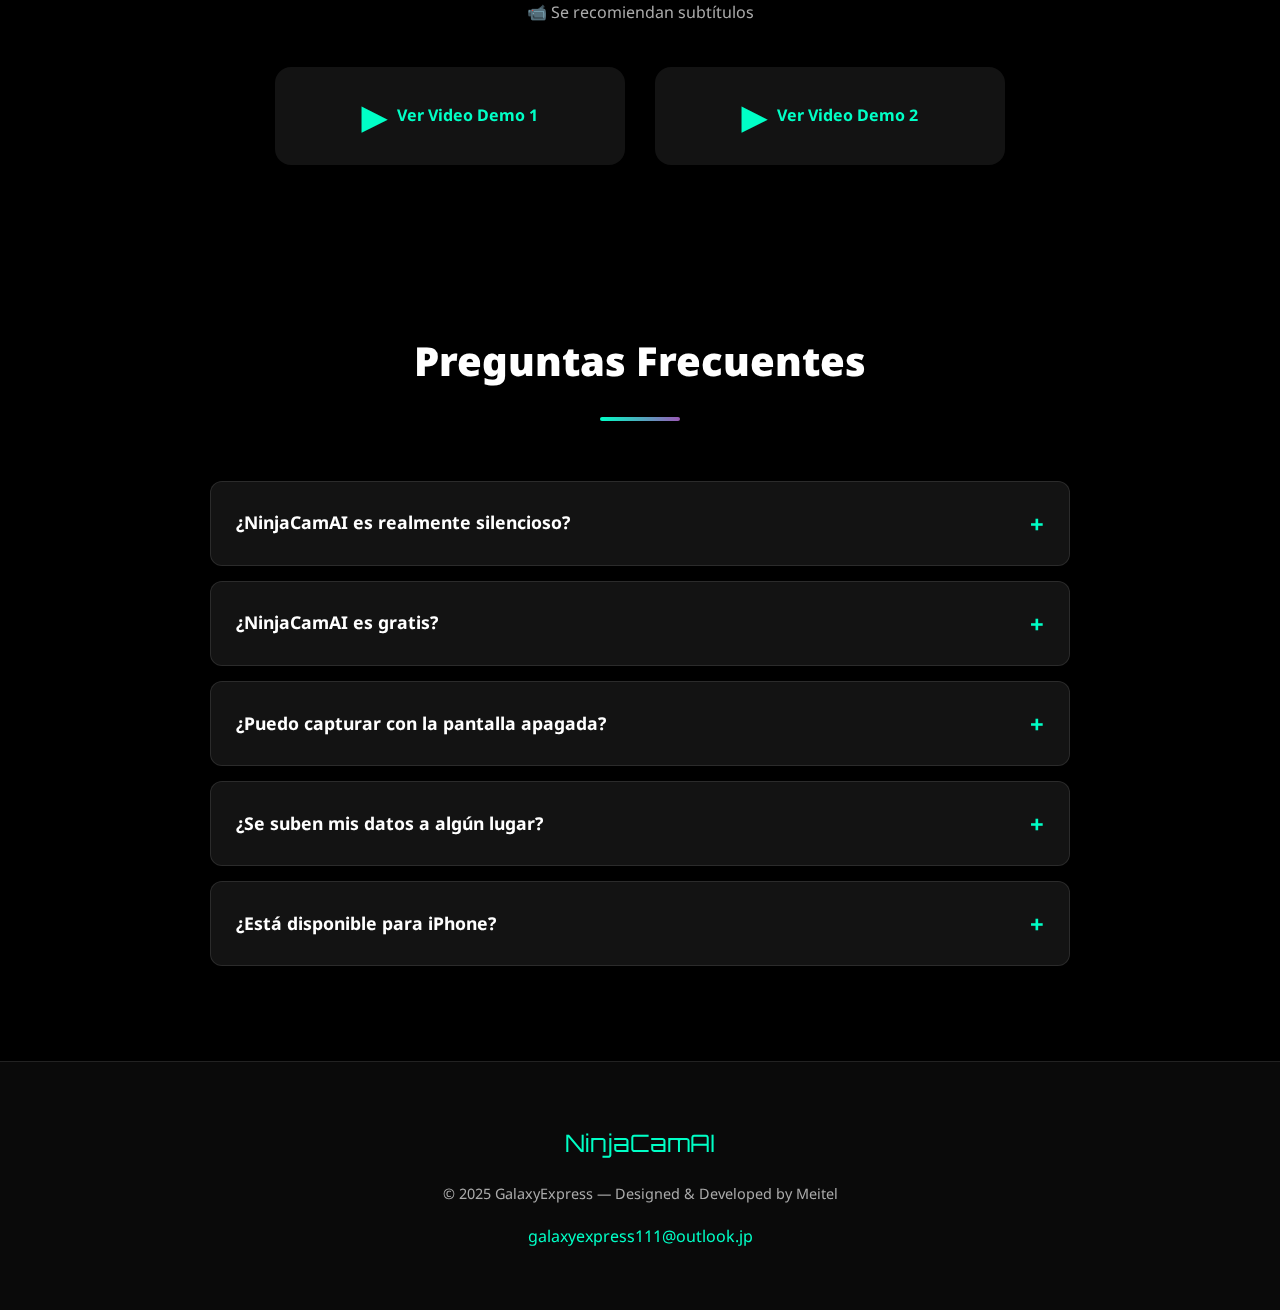
<file: index_es.html>
<!DOCTYPE html>
<html lang="es">
<head>
  <meta charset="UTF-8">
  <meta name="viewport" content="width=device-width, initial-scale=1.0">
  <title>NinjaCamAI - Cámara Silenciosa | Reconocimiento Facial IA【2025】</title>
  <meta name="description" content="【2025】NinjaCamAI es una app de cámara IA completamente silenciosa. Reconocimiento facial, detección de emociones, captura con pantalla apagada. 3,700+ descargas. Android, 100% gratis.">
  <meta name="keywords" content="cámara silenciosa,cámara IA,reconocimiento facial,detección de emociones,cámara sigilosa,captura pantalla apagada,cámara Android,NinjaCamAI">
  <meta name="author" content="GalaxyExpress">
  <meta name="robots" content="index, follow">
  <meta property="og:type" content="website">
  <meta property="og:title" content="NinjaCamAI - Cámara Silenciosa | Reconocimiento Facial IA">
  <meta property="og:description" content="Captura como una sombra. IA detecta rostros, emociones y edad. 3,700+ descargas.">
  <meta property="og:image" content="https://ninjacamai.netlify.app/assets/og-image.png">
  <meta property="og:url" content="https://ninjacamai.netlify.app/index_es.html">
  <meta property="og:locale" content="es_ES">
  <meta name="twitter:card" content="summary_large_image">
  <link rel="canonical" href="https://ninjacamai.netlify.app/index_es.html">
  <link rel="alternate" hreflang="es" href="https://ninjacamai.netlify.app/index_es.html">
  <link rel="alternate" hreflang="en" href="https://ninjacamai.netlify.app/index.html">
  <link rel="alternate" hreflang="x-default" href="https://ninjacamai.netlify.app/index.html">
  <link rel="icon" type="image/png" href="assets/logo.png">
  <link rel="preconnect" href="https://fonts.googleapis.com">
  <link rel="preconnect" href="https://fonts.gstatic.com" crossorigin>
  <link href="https://fonts.googleapis.com/css2?family=Noto+Sans:wght@400;500;700&family=Orbitron:wght@400;700;900&display=swap" rel="stylesheet">
  <style>
    :root{--ninja-green:#00ffc6;--ninja-green-dark:#00b894;--ninja-purple:#9b59b6;--ninja-gold:#f5c842;--ninja-red:#ff6b6b;--bg-black:#000;--bg-dark:#0a0a0a;--bg-card:rgba(20,20,20,0.95);--text-main:#fff;--text-sub:#aaa;--font-main:'Noto Sans',sans-serif;--font-cyber:'Orbitron',sans-serif}*,*::before,*::after{margin:0;padding:0;box-sizing:border-box}html{scroll-behavior:smooth}body{font-family:var(--font-main);background:var(--bg-black);color:var(--text-main);line-height:1.8;overflow-x:hidden}.matrix-bg{position:fixed;top:0;left:0;width:100%;height:100%;pointer-events:none;z-index:-1;background:radial-gradient(ellipse at 20% 20%,rgba(0,255,198,0.03) 0%,transparent 50%),radial-gradient(ellipse at 80% 80%,rgba(155,89,182,0.03) 0%,transparent 50%),linear-gradient(180deg,#000 0%,#0a0a0a 100%)}.matrix-bg::before{content:'';position:absolute;top:0;left:0;right:0;bottom:0;background-image:repeating-linear-gradient(0deg,transparent,transparent 2px,rgba(0,255,198,0.02) 2px,rgba(0,255,198,0.02) 4px);animation:scan 8s linear infinite}@keyframes scan{0%{transform:translateY(0)}100%{transform:translateY(100px)}}header{position:relative;padding:80px 20px 60px;text-align:center;background:linear-gradient(180deg,rgba(0,0,0,0.9) 0%,transparent 100%);border-bottom:1px solid rgba(0,255,198,0.2)}.lang-selector{position:absolute;top:20px;right:20px}.lang-selector select{background:rgba(0,255,198,0.1);border:1px solid rgba(0,255,198,0.3);color:var(--ninja-green);padding:8px 12px;border-radius:8px;cursor:pointer}.logo-container{display:flex;align-items:center;justify-content:center;gap:24px;margin-bottom:20px;animation:fadeInDown 1s ease-out}@keyframes fadeInDown{from{opacity:0;transform:translateY(-30px)}to{opacity:1;transform:translateY(0)}}.logo-icon{height:100px;width:auto;filter:drop-shadow(0 0 20px rgba(0,255,198,0.5));animation:float 3s ease-in-out infinite}@keyframes float{0%,100%{transform:translateY(0)}50%{transform:translateY(-10px)}}.logo-text{font-family:var(--font-cyber);font-size:clamp(2.5rem,8vw,4rem);font-weight:900;color:var(--ninja-green);letter-spacing:4px;text-shadow:0 0 10px rgba(0,255,198,0.5),0 0 30px rgba(0,255,198,0.3)}.tagline{font-size:clamp(1rem,3vw,1.3rem);color:var(--text-sub);letter-spacing:2px;animation:fadeIn 1s ease-out 0.5s both}@keyframes fadeIn{from{opacity:0}to{opacity:1}}.badges{display:flex;justify-content:center;gap:15px;margin-top:30px;flex-wrap:wrap}.badge{display:inline-flex;align-items:center;gap:8px;padding:8px 16px;background:rgba(0,255,198,0.1);border:1px solid rgba(0,255,198,0.3);border-radius:50px;font-size:0.9rem;color:var(--ninja-green)}.badge-number{font-family:var(--font-cyber);font-weight:700}.hero{padding:80px 20px;text-align:center}.hero-title{font-size:clamp(1.5rem,5vw,2.5rem);font-weight:700;margin-bottom:20px;line-height:1.5}.hero-title .highlight{color:var(--ninja-green);position:relative}.hero-title .highlight::after{content:'';position:absolute;bottom:-5px;left:0;width:100%;height:3px;background:linear-gradient(90deg,var(--ninja-green),transparent)}.hero-description{font-size:1.1rem;color:var(--text-sub);max-width:700px;margin:0 auto 40px}.cta-buttons{display:flex;justify-content:center;gap:20px;flex-wrap:wrap}.cta-btn{display:inline-flex;align-items:center;gap:10px;padding:16px 32px;font-size:1.1rem;font-weight:700;text-decoration:none;border-radius:8px;transition:all 0.3s ease}.cta-btn-primary{background:linear-gradient(135deg,var(--ninja-green) 0%,var(--ninja-green-dark) 100%);color:#000;box-shadow:0 5px 25px rgba(0,255,198,0.4)}.cta-btn-primary:hover{transform:translateY(-3px);box-shadow:0 8px 35px rgba(0,255,198,0.5)}.cta-btn-secondary{background:transparent;color:var(--ninja-green);border:2px solid var(--ninja-green)}.cta-btn-secondary:hover{background:rgba(0,255,198,0.1);transform:translateY(-3px)}.features{padding:80px 20px;max-width:1200px;margin:0 auto}.section-title{text-align:center;font-size:clamp(1.8rem,5vw,2.5rem);font-weight:900;margin-bottom:60px}.section-title::after{content:'';display:block;width:80px;height:4px;background:linear-gradient(90deg,var(--ninja-green),var(--ninja-purple));margin:20px auto 0;border-radius:2px}.features-grid{display:grid;grid-template-columns:repeat(auto-fit,minmax(300px,1fr));gap:30px}.feature-card{background:var(--bg-card);border:1px solid rgba(255,255,255,0.1);border-radius:16px;padding:30px;transition:all 0.4s ease}.feature-card:hover{transform:translateY(-10px);border-color:rgba(0,255,198,0.3);box-shadow:0 20px 40px rgba(0,0,0,0.5)}.feature-icon{font-size:2.5rem;margin-bottom:15px;display:block}.feature-title{font-size:1.3rem;font-weight:700;color:var(--ninja-green);margin-bottom:10px}.feature-desc{color:var(--text-sub);font-size:0.95rem}.warning{background:rgba(255,107,107,0.1);border:1px solid rgba(255,107,107,0.3);border-radius:10px;padding:20px;margin:40px auto;max-width:800px;text-align:center}.warning p{color:var(--ninja-red);font-weight:700}.gallery{padding:80px 0;background:linear-gradient(180deg,transparent 0%,rgba(0,255,198,0.02) 50%,transparent 100%)}.gallery-scroll{display:flex;gap:20px;padding:20px;overflow-x:auto;scroll-snap-type:x mandatory;-webkit-overflow-scrolling:touch;scrollbar-width:none}.gallery-scroll::-webkit-scrollbar{display:none}.gallery-item{flex-shrink:0;scroll-snap-align:center;border-radius:16px;overflow:hidden;box-shadow:0 10px 40px rgba(0,0,0,0.5);transition:transform 0.3s ease}.gallery-item:hover{transform:scale(1.05)}.gallery-item img{height:500px;width:auto;display:block}.comparison{padding:80px 20px;max-width:1000px;margin:0 auto}.compare-table{width:100%;border-collapse:collapse;background:var(--bg-card);border-radius:16px;overflow:hidden;box-shadow:0 10px 40px rgba(0,0,0,0.3)}.compare-table th{background:linear-gradient(135deg,#1a1a1a 0%,#0a0a0a 100%);padding:20px 15px;font-size:1.1rem;border-bottom:2px solid var(--ninja-green)}.compare-table th:nth-child(2){color:var(--ninja-green)}.compare-table th:nth-child(3){color:var(--ninja-gold)}.compare-table td{padding:15px;border-bottom:1px solid rgba(255,255,255,0.05);text-align:center}.compare-table td:first-child{text-align:left;font-weight:500;color:var(--text-sub)}.compare-table tr:hover{background:rgba(0,255,198,0.03)}.check{color:var(--ninja-green);font-size:1.3rem}.cross{color:var(--ninja-red);font-size:1.1rem}.download{padding:100px 20px;text-align:center;background:linear-gradient(180deg,transparent 0%,rgba(0,255,198,0.05) 100%)}.download-cards{display:flex;justify-content:center;gap:30px;flex-wrap:wrap;margin-top:50px}.download-card{background:var(--bg-card);border-radius:20px;padding:40px 30px;width:320px;text-align:center;border:2px solid transparent;transition:all 0.4s ease;position:relative}.download-card.free{border-color:rgba(0,255,198,0.3)}.download-card.pro{border-color:rgba(245,200,66,0.5);background:linear-gradient(135deg,rgba(155,89,182,0.1) 0%,rgba(245,200,66,0.05) 100%)}.download-card.pro::before{content:'⭐ Recomendado';position:absolute;top:-12px;left:50%;transform:translateX(-50%);background:var(--ninja-gold);color:#000;padding:5px 20px;border-radius:20px;font-size:0.85rem;font-weight:700}.download-card:hover{transform:translateY(-10px);box-shadow:0 20px 50px rgba(0,0,0,0.5)}.download-card h3{font-size:1.5rem;margin-bottom:10px}.download-card.free h3{color:var(--ninja-green)}.download-card.pro h3{color:var(--ninja-gold)}.download-card .price{font-family:var(--font-cyber);font-size:2rem;font-weight:700;margin:20px 0}.download-card.free .price{color:var(--ninja-green)}.download-card.pro .price{color:var(--ninja-gold)}.download-card ul{list-style:none;text-align:left;margin:20px 0}.download-card ul li{padding:8px 0;color:var(--text-sub);font-size:0.95rem}.download-card ul li::before{content:'✓ ';color:var(--ninja-green);font-weight:700}.download-btn{display:block;width:100%;padding:15px;font-size:1.1rem;font-weight:700;text-decoration:none;border-radius:10px;transition:all 0.3s ease;margin-top:20px}.download-card.free .download-btn{background:var(--ninja-green);color:#000}.download-card.pro .download-btn{background:linear-gradient(135deg,var(--ninja-gold) 0%,#e67e22 100%);color:#000}.download-btn:hover{transform:scale(1.05);box-shadow:0 10px 30px rgba(0,0,0,0.3)}.trial-link{margin-top:50px;padding:20px;background:rgba(245,200,66,0.1);border:2px dashed rgba(245,200,66,0.5);border-radius:12px;display:inline-block}.trial-link a{color:var(--ninja-gold);text-decoration:none;font-weight:700}.trial-link a:hover{text-decoration:underline}.faq{padding:80px 20px;max-width:900px;margin:0 auto}.faq-item{background:var(--bg-card);border-radius:12px;margin-bottom:15px;overflow:hidden;border:1px solid rgba(255,255,255,0.1)}.faq-question{padding:20px 25px;font-size:1.1rem;font-weight:700;cursor:pointer;display:flex;justify-content:space-between;align-items:center;transition:background 0.3s ease}.faq-question:hover{background:rgba(0,255,198,0.05)}.faq-question::after{content:'+';font-size:1.5rem;color:var(--ninja-green);transition:transform 0.3s ease}.faq-item.active .faq-question::after{transform:rotate(45deg)}.faq-answer{max-height:0;overflow:hidden;transition:max-height 0.4s ease,padding 0.4s ease}.faq-item.active .faq-answer{max-height:500px;padding:0 25px 20px}.faq-answer p{color:var(--text-sub);line-height:1.8}.videos{padding:80px 20px;text-align:center}.video-grid{display:flex;justify-content:center;gap:30px;flex-wrap:wrap;margin-top:40px}.video-card{background:var(--bg-card);border-radius:16px;padding:20px;width:350px;transition:transform 0.3s ease}.video-card:hover{transform:translateY(-5px)}.video-card a{color:var(--ninja-green);text-decoration:none;font-weight:700;display:flex;align-items:center;justify-content:center;gap:10px}footer{padding:60px 20px;text-align:center;background:var(--bg-dark);border-top:1px solid rgba(255,255,255,0.1)}.footer-logo{font-family:var(--font-cyber);font-size:1.5rem;color:var(--ninja-green);margin-bottom:15px}.footer-copy{color:var(--text-sub);font-size:0.9rem;margin-bottom:15px}.footer-email a{color:var(--ninja-green);text-decoration:none}@media screen and (max-width:768px){.logo-container{flex-direction:column;gap:15px}.logo-icon{height:80px}.gallery-item img{height:400px}.compare-table{font-size:0.85rem}.compare-table th,.compare-table td{padding:10px 8px}.download-card{width:100%;max-width:350px}.lang-selector{position:static;margin-bottom:20px}}
  </style>
  <script async src="https://www.googletagmanager.com/gtag/js?id=G-XCJ0FJ0WYF"></script>
  <script>window.dataLayer=window.dataLayer||[];function gtag(){dataLayer.push(arguments);}gtag('js',new Date());gtag('config','G-XCJ0FJ0WYF');</script>
</head>
<body>
  <div class="matrix-bg"></div>
  <header>
    <div class="lang-selector">
      <select onchange="location.href=this.value;">
        <option value="index.html">🇺🇸 English</option>
        <option value="index_ja.html">🇯🇵 日本語</option>
        <option value="index_de.html">🇩🇪 Deutsch</option>
        <option value="index_es.html" selected>🇪🇸 Español</option>
        <option value="index_pt.html">🇧🇷 Português</option>
        <option value="index_ru.html">🇷🇺 Русский</option>
        <option value="index_zh.html">🇨🇳 中文</option>
        <option value="index_ko.html">🇰🇷 한국어</option>
        <option value="index_hi.html">🇮🇳 हिन्दी</option>
        <option value="index_id.html">🇮🇩 Indonesia</option>
      </select>
    </div>
    <div class="logo-container">
      <img src="assets/logo.png" alt="NinjaCamAI Logo" class="logo-icon">
      <h1 class="logo-text">NinjaCamAI</h1>
    </div>
    <p class="tagline">Captura como una sombra — silenciosa e invisible</p>
    <div class="badges">
      <span class="badge"><span>📥</span><span class="badge-number">3,700+</span><span>Descargas</span></span>
      <span class="badge"><span>⭐</span><span>100% Gratis</span></span>
      <span class="badge"><span>🔒</span><span>Totalmente Offline</span></span>
    </div>
  </header>

  <section class="hero">
    <h2 class="hero-title"><span class="highlight">Sin Sonido de Obturador</span><br>La IA Detecta Rostros, Emociones y Edad</h2>
    <p class="hero-description">NinjaCamAI es la app de cámara sigilosa definitiva con captura completamente silenciosa,<br>reconocimiento facial IA, detección de emociones y captura con pantalla apagada.</p>
    <div class="cta-buttons">
      <a href="https://play.google.com/store/apps/details?id=com.galaxyexpress.ninja_camera" class="cta-btn cta-btn-primary" target="_blank" rel="noopener"><span>▶</span> Descarga Gratis</a>
      <a href="#features" class="cta-btn cta-btn-secondary"><span>↓</span> Ver Funciones</a>
    </div>
  </section>

  <section class="features" id="features">
    <h2 class="section-title">Funciones Principales</h2>
    <div class="features-grid">
      <article class="feature-card"><span class="feature-icon">🔇</span><h3 class="feature-title">Completamente Silencioso</h3><p class="feature-desc">Sin sonido de obturador. Captura en reuniones, trenes o lugares silenciosos sin que nadie lo note.</p></article>
      <article class="feature-card"><span class="feature-icon">🤖</span><h3 class="feature-title">Reconocimiento Facial IA</h3><p class="feature-desc">IA de alta precisión detecta rostros automáticamente. Auto-captura cuando detecta sonrisas.</p></article>
      <article class="feature-card"><span class="feature-icon">😊</span><h3 class="feature-title">Detección de Emociones y Edad</h3><p class="feature-desc">La IA analiza expresiones para detectar emociones. También estima edad y género.</p></article>
      <article class="feature-card"><span class="feature-icon">📴</span><h3 class="feature-title">Captura con Pantalla Apagada <span style="color:var(--ninja-gold);font-size:0.8rem;">[Pro]</span></h3><p class="feature-desc">Continúa capturando incluso con la pantalla apagada. Fotografía sigilosa definitiva.</p></article>
      <article class="feature-card"><span class="feature-icon">⏱️</span><h3 class="feature-title">Temporizador y Auto-Captura</h3><p class="feature-desc">Captura automática programada. Perfecto para intervalos y time-lapse.</p></article>
      <article class="feature-card"><span class="feature-icon">📳</span><h3 class="feature-title">Disparador por Vibración</h3><p class="feature-desc">Auto-captura cuando se detecta movimiento del dispositivo. El verdadero camino ninja.</p></article>
      <article class="feature-card"><span class="feature-icon">🌙</span><h3 class="feature-title">Modo Nocturno Automático</h3><p class="feature-desc">La IA detecta automáticamente poca luz y cambia al modo nocturno.</p></article>
      <article class="feature-card"><span class="feature-icon">🔒</span><h3 class="feature-title">Totalmente Offline</h3><p class="feature-desc">Todo el procesamiento ocurre en el dispositivo. Tus fotos nunca se suben a ningún lugar.</p></article>
    </div>
  </section>

  <div class="warning"><p>⚠️ Esta app no debe usarse con fines voyeuristas o ilegales.<br>Por favor respete la ley y la privacidad de otros.</p></div>

  <section class="gallery">
    <h2 class="section-title">Capturas de Pantalla</h2>
    <div class="gallery-scroll">
      <div class="gallery-item"><img src="assets_es/NO1.jpg" alt="NinjaCamAI Captura Silenciosa" loading="lazy"></div>
      <div class="gallery-item"><img src="assets_es/NO2.jpg" alt="NinjaCamAI Modo Sigiloso" loading="lazy"></div>
      <div class="gallery-item"><img src="assets_es/NO3.jpg" alt="NinjaCamAI Temporizador" loading="lazy"></div>
      <div class="gallery-item"><img src="assets_es/NO4.jpg" alt="NinjaCamAI Configuración" loading="lazy"></div>
      <div class="gallery-item"><img src="assets_es/NO5.jpg" alt="NinjaCamAI Reconocimiento Facial" loading="lazy"></div>
    </div>
  </section>

  <div style="text-align:center;padding:60px 20px;"><img src="assets_es/Future.jpg" alt="NinjaCamAI" style="max-width:900px;width:100%;border-radius:20px;box-shadow:0 0 30px rgba(0,255,198,0.3);" loading="lazy"></div>

  <section class="comparison">
    <h2 class="section-title">Gratis vs Pro</h2>
    <table class="compare-table">
      <thead><tr><th>Función</th><th>NinjaCamAI<br><small>Gratis</small></th><th>NinjaCamAI Pro<br><small>Pago</small></th></tr></thead>
      <tbody>
        <tr><td>Captura Silenciosa (Sin Obturador)</td><td><span class="check">✓</span></td><td><span class="check">✓</span></td></tr>
        <tr><td>Detección de Rostros y Sonrisas IA</td><td><span class="check">✓</span></td><td><span class="check">✓</span></td></tr>
        <tr><td>Detección de Edad, Género y Emociones</td><td><span class="check">✓</span></td><td><span class="check">✓</span></td></tr>
        <tr><td>Temporizador y Auto-Captura</td><td><span class="check">✓</span></td><td><span class="check">✓</span></td></tr>
        <tr><td>Disparador por Vibración</td><td><span class="check">✓</span></td><td><span class="check">✓</span></td></tr>
        <tr><td>Funciones de Galería</td><td><span class="check">✓</span></td><td><span class="check">✓</span></td></tr>
        <tr><td>Captura con Pantalla Apagada</td><td><span class="cross">✗</span></td><td><span class="check">✓</span></td></tr>
        <tr><td>Captura en Segundo Plano</td><td><span class="cross">✗</span></td><td><span class="check">✓</span></td></tr>
        <tr><td>Anuncios</td><td>Sí</td><td><span class="check">No</span></td></tr>
        <tr><td>Precio</td><td><strong style="color:var(--ninja-green)">$0</strong></td><td><strong style="color:var(--ninja-gold)">$7</strong></td></tr>
      </tbody>
    </table>
  </section>

  <section class="download" id="download">
    <h2 class="section-title">Descargar Ahora</h2>
    <div class="download-cards">
      <div class="download-card free">
        <h3>NinjaCamAI</h3>
        <p style="color:var(--text-sub);">Versión Gratis</p>
        <p class="price">$0</p>
        <ul><li>Captura Completamente Silenciosa</li><li>Detección Facial y de Emociones IA</li><li>Temporizador y Auto-Captura</li><li>Disparador por Vibración</li><li>Totalmente Offline</li></ul>
        <a href="https://play.google.com/store/apps/details?id=com.galaxyexpress.ninja_camera" class="download-btn" target="_blank" rel="noopener">Obtener en Google Play</a>
      </div>
      <div class="download-card pro">
        <h3>NinjaCamAI Pro</h3>
        <p style="color:var(--text-sub);">Versión Premium</p>
        <p class="price">$7</p>
        <ul><li>Todas las Funciones Gratis</li><li>Captura con Pantalla Apagada</li><li>Captura en Segundo Plano</li><li>Sin Anuncios</li><li>Soporte Prioritario</li></ul>
        <a href="https://meitel.gumroad.com/l/ninjacamai-pro" class="download-btn" target="_blank" rel="noopener">Comprar en Gumroad</a>
      </div>
    </div>
    <div class="trial-link">💡 ¿Quieres probar Pro antes de comprar?<br><a href="https://meitel.gumroad.com/l/ninjacamai-pro-trial" target="_blank" rel="noopener">Descargar NinjaCamAI Pro Trial (Gratis) →</a></div>
  </section>

  <section class="videos">
    <h2 class="section-title">Videos de Demostración</h2>
    <p style="color:var(--text-sub);margin-bottom:20px;">📹 Se recomiendan subtítulos</p>
    <div class="video-grid">
      <div class="video-card"><a href="https://youtube.com/shorts/LHtdWf3iZi8" target="_blank" rel="noopener"><span style="font-size:2rem;">▶</span><span>Ver Video Demo 1</span></a></div>
      <div class="video-card"><a href="https://youtube.com/shorts/JKdhha0Bdic" target="_blank" rel="noopener"><span style="font-size:2rem;">▶</span><span>Ver Video Demo 2</span></a></div>
    </div>
  </section>

  <section class="faq">
    <h2 class="section-title">Preguntas Frecuentes</h2>
    <div class="faq-item"><div class="faq-question">¿NinjaCamAI es realmente silencioso?</div><div class="faq-answer"><p>Sí, NinjaCamAI captura sin absolutamente ningún sonido de obturador. Puedes tomar fotos en lugares silenciosos como reuniones o transporte público sin que nadie lo note.</p></div></div>
    <div class="faq-item"><div class="faq-question">¿NinjaCamAI es gratis?</div><div class="faq-answer"><p>Sí, todas las funciones principales de NinjaCamAI son completamente gratis. Para funciones avanzadas considera la versión Pro.</p></div></div>
    <div class="faq-item"><div class="faq-question">¿Puedo capturar con la pantalla apagada?</div><div class="faq-answer"><p>La versión Pro permite captura con pantalla apagada. Puedes continuar capturando en segundo plano.</p></div></div>
    <div class="faq-item"><div class="faq-question">¿Se suben mis datos a algún lugar?</div><div class="faq-answer"><p>No, NinjaCamAI funciona completamente offline. Todo el procesamiento ocurre en tu dispositivo.</p></div></div>
    <div class="faq-item"><div class="faq-question">¿Está disponible para iPhone?</div><div class="faq-answer"><p>Actualmente, NinjaCamAI es solo para Android. No hay planes para iOS por el momento.</p></div></div>
  </section>

  <footer>
    <p class="footer-logo">NinjaCamAI</p>
    <p class="footer-copy">© 2025 GalaxyExpress — Designed & Developed by Meitel</p>
    <p class="footer-email"><a href="mailto:galaxyexpress111@outlook.jp">galaxyexpress111@outlook.jp</a></p>
  </footer>

  <script>document.querySelectorAll('.faq-question').forEach(q=>{q.addEventListener('click',()=>{q.parentElement.classList.toggle('active');});});</script>
</body>
</html>
</file>
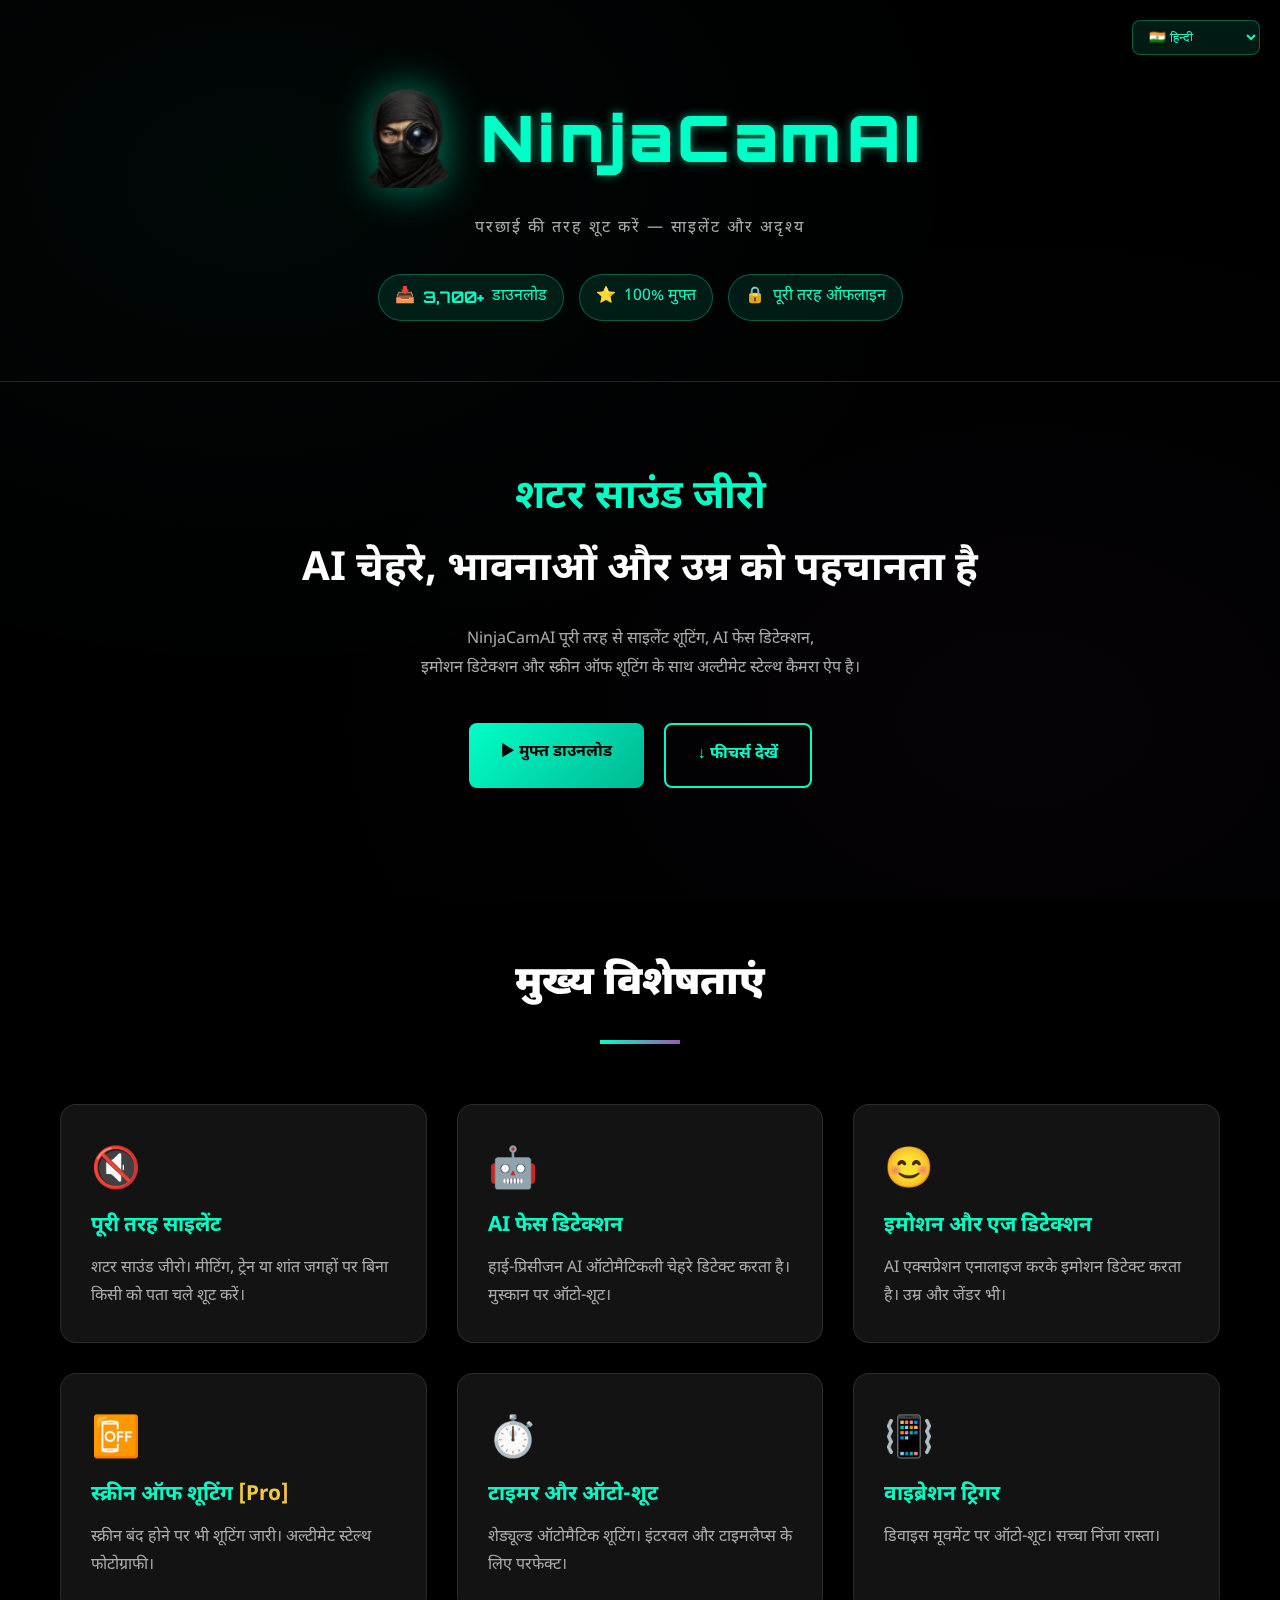
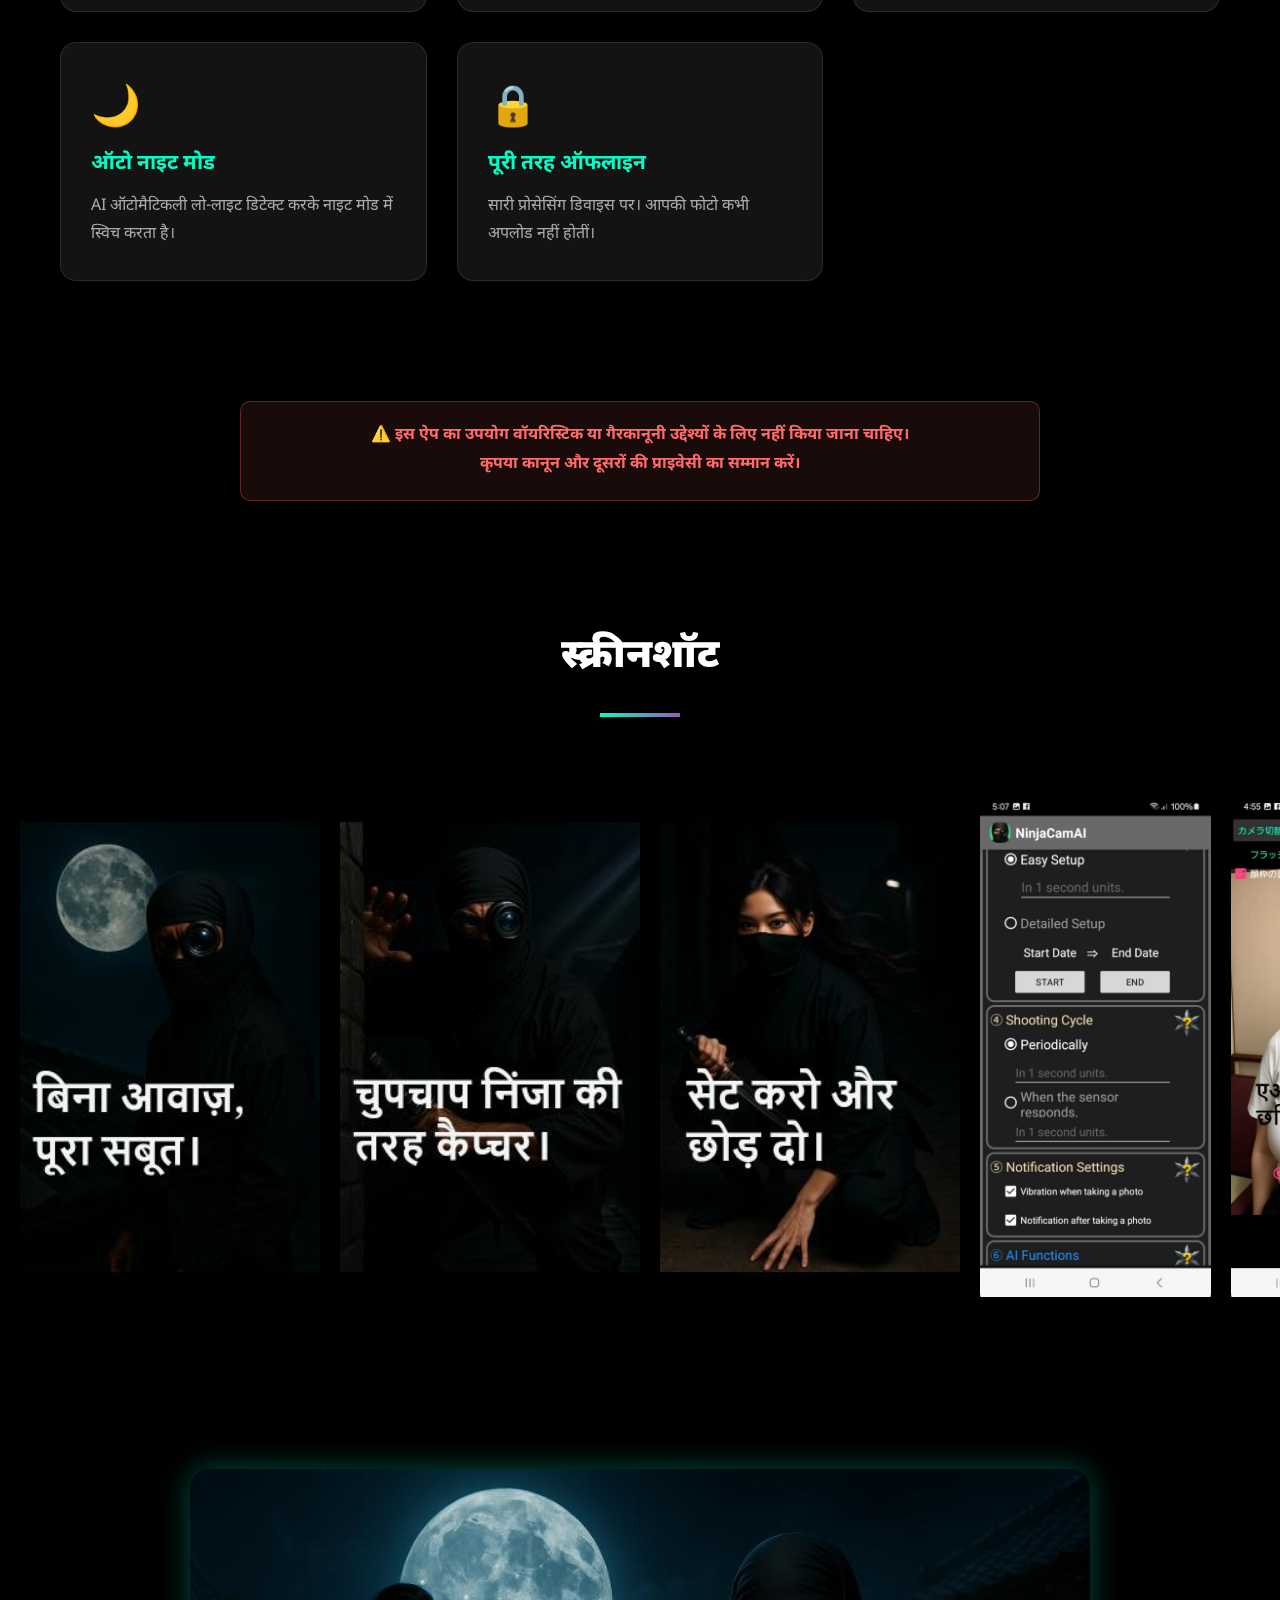
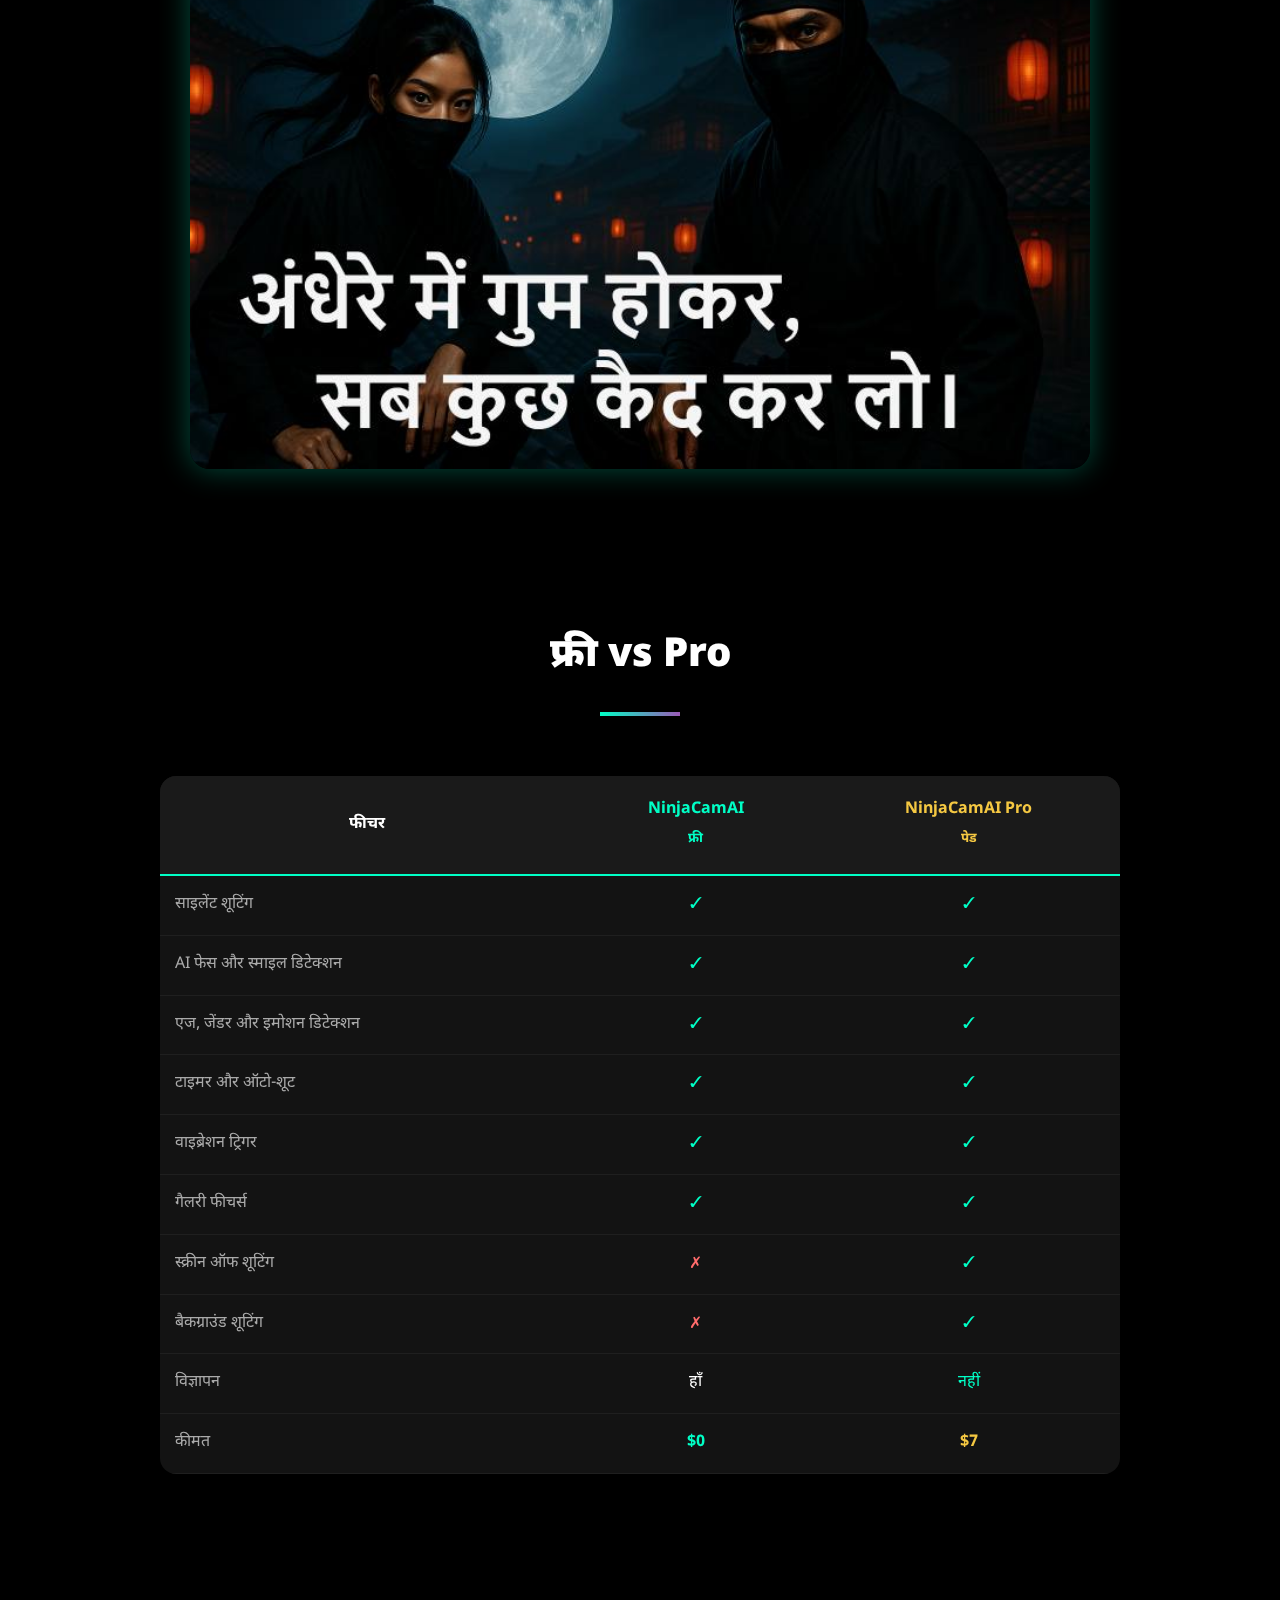
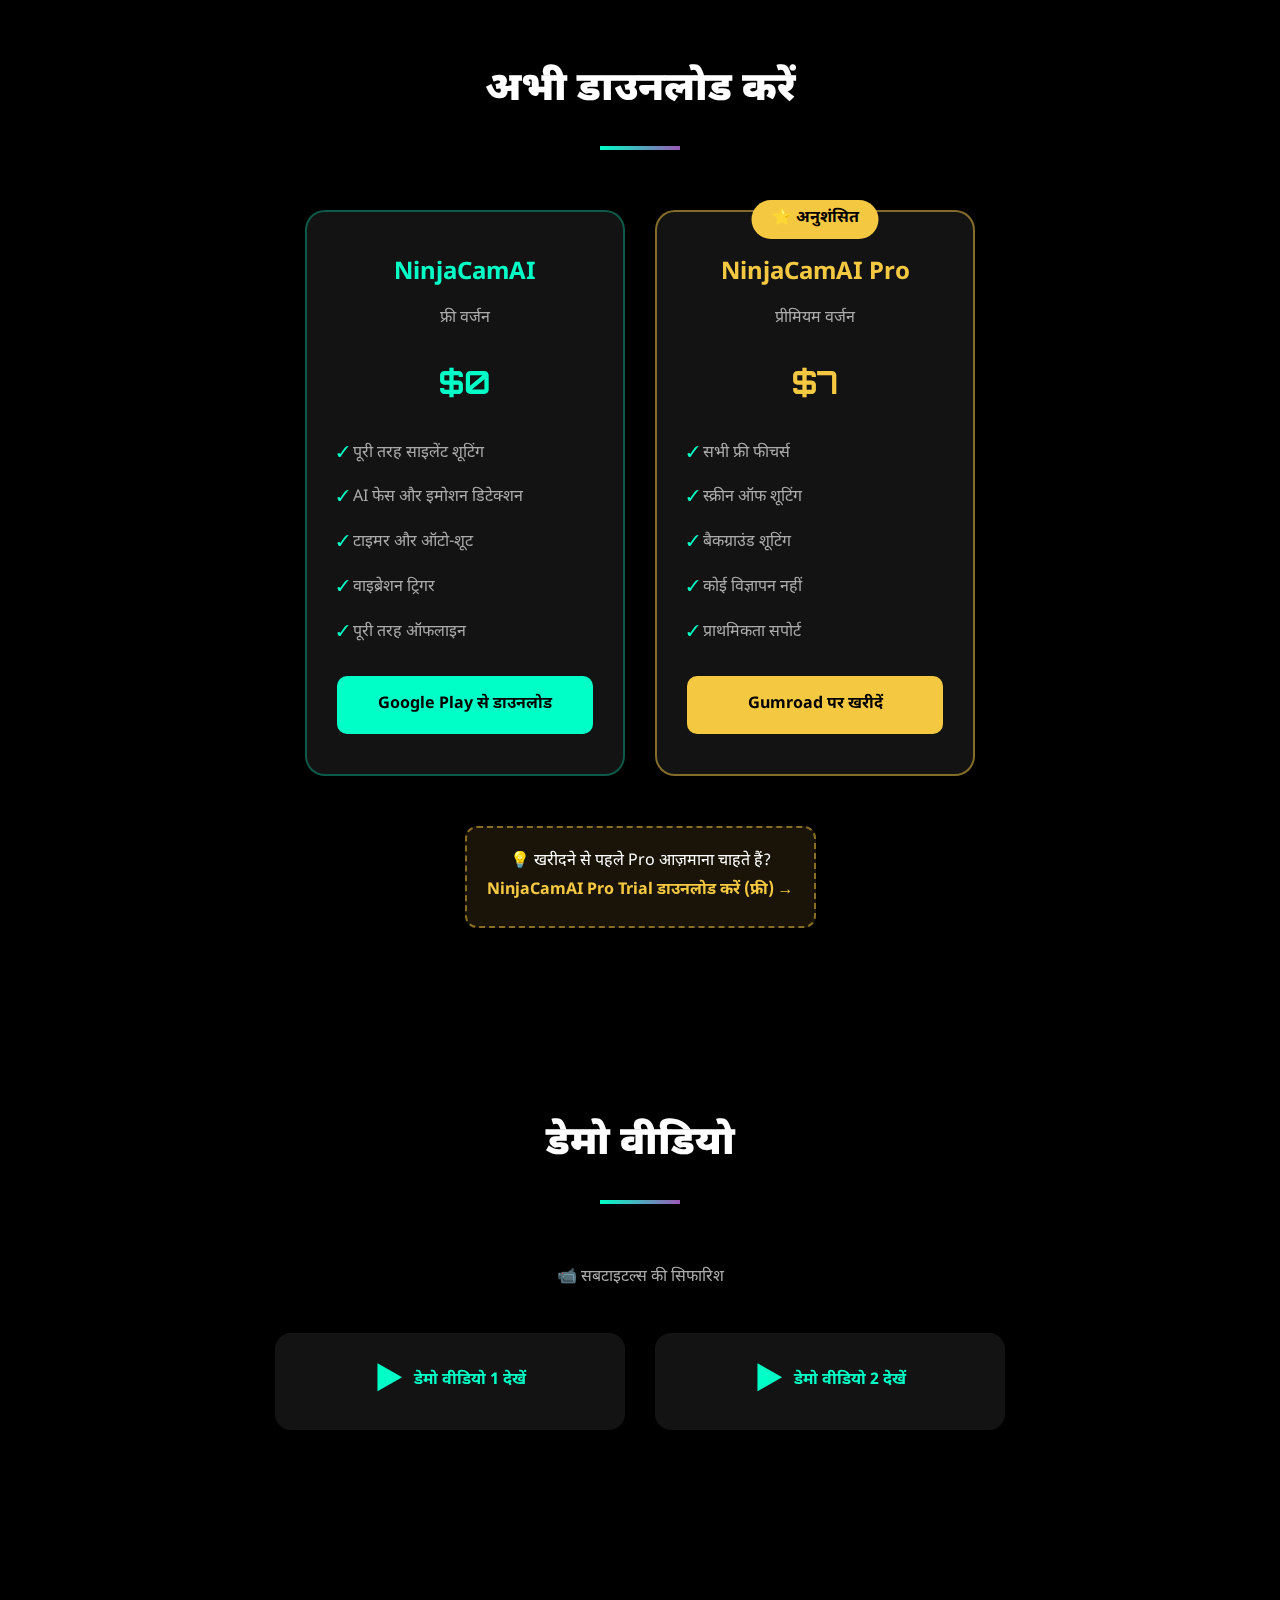
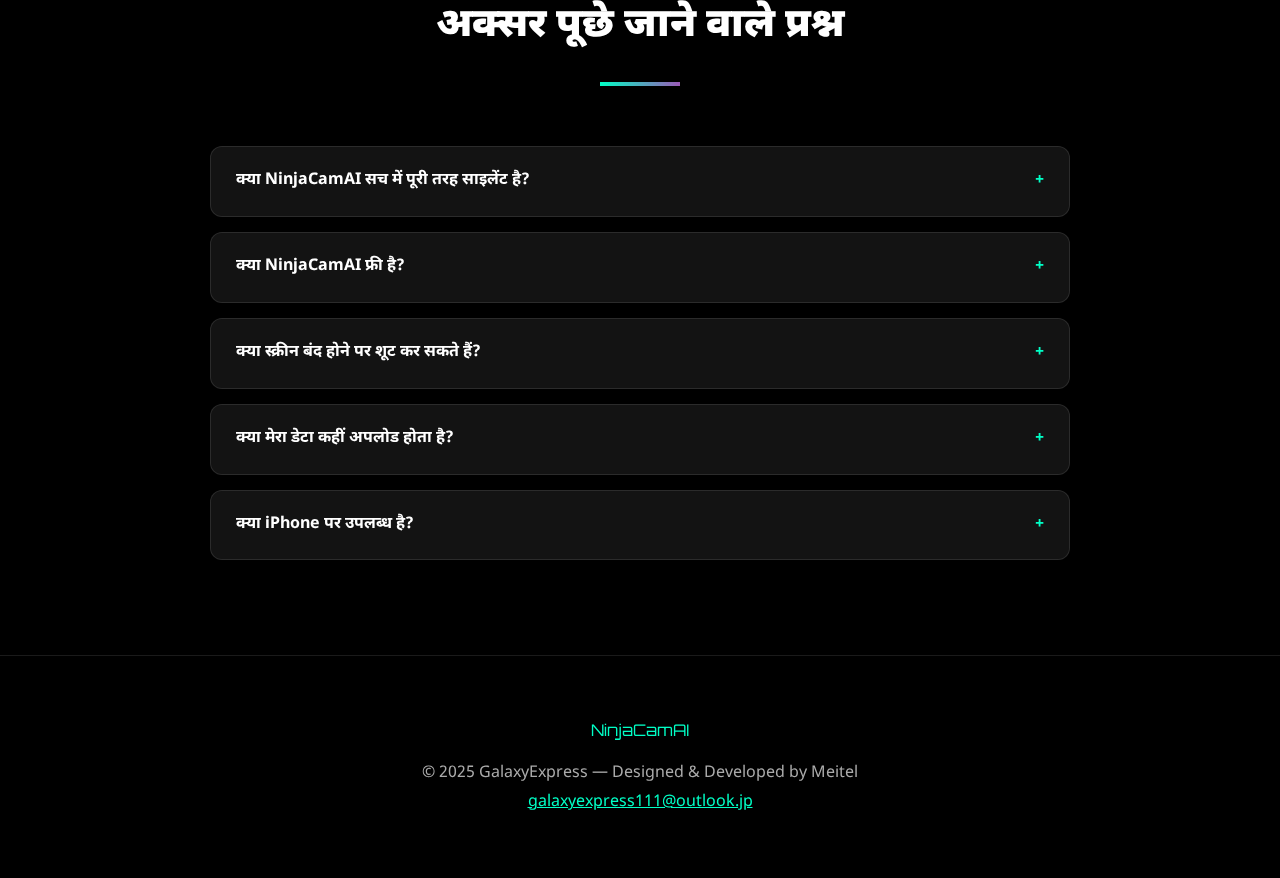
<file: index_hi.html>
<!DOCTYPE html>
<html lang="hi">
<head>
  <meta charset="UTF-8">
  <meta name="viewport" content="width=device-width, initial-scale=1.0">
  <title>NinjaCamAI - साइलेंट कैमरा ऐप | AI फेस डिटेक्शन【2025】</title>
  <meta name="description" content="【2025】NinjaCamAI एक पूरी तरह से साइलेंट AI कैमरा ऐप है। फेस डिटेक्शन, इमोशन डिटेक्शन, स्क्रीन ऑफ शूटिंग। 3,700+ डाउनलोड। Android, 100% मुफ्त।">
  <link rel="icon" type="image/png" href="assets/logo.png">
  <link href="https://fonts.googleapis.com/css2?family=Noto+Sans+Devanagari:wght@400;500;700&family=Orbitron:wght@400;700;900&display=swap" rel="stylesheet">
  <style>:root{--ninja-green:#00ffc6;--ninja-green-dark:#00b894;--ninja-purple:#9b59b6;--ninja-gold:#f5c842;--ninja-red:#ff6b6b;--bg-black:#000;--bg-card:rgba(20,20,20,0.95);--text-main:#fff;--text-sub:#aaa;--font-main:'Noto Sans Devanagari',sans-serif;--font-cyber:'Orbitron',sans-serif}*{margin:0;padding:0;box-sizing:border-box}body{font-family:var(--font-main);background:var(--bg-black);color:var(--text-main);line-height:1.8}.matrix-bg{position:fixed;top:0;left:0;width:100%;height:100%;pointer-events:none;z-index:-1;background:radial-gradient(ellipse at 20% 20%,rgba(0,255,198,0.03) 0%,transparent 50%),radial-gradient(ellipse at 80% 80%,rgba(155,89,182,0.03) 0%,transparent 50%)}header{padding:80px 20px 60px;text-align:center;border-bottom:1px solid rgba(0,255,198,0.2);position:relative}.lang-selector{position:absolute;top:20px;right:20px}.lang-selector select{background:rgba(0,255,198,0.1);border:1px solid rgba(0,255,198,0.3);color:var(--ninja-green);padding:8px 12px;border-radius:8px}.logo-container{display:flex;align-items:center;justify-content:center;gap:24px;margin-bottom:20px}.logo-icon{height:100px;filter:drop-shadow(0 0 20px rgba(0,255,198,0.5));animation:float 3s ease-in-out infinite}@keyframes float{0%,100%{transform:translateY(0)}50%{transform:translateY(-10px)}}.logo-text{font-family:var(--font-cyber);font-size:clamp(2.5rem,8vw,4rem);font-weight:900;color:var(--ninja-green);letter-spacing:4px;text-shadow:0 0 10px rgba(0,255,198,0.5)}.tagline{color:var(--text-sub);letter-spacing:2px}.badges{display:flex;justify-content:center;gap:15px;margin-top:30px;flex-wrap:wrap}.badge{display:inline-flex;align-items:center;gap:8px;padding:8px 16px;background:rgba(0,255,198,0.1);border:1px solid rgba(0,255,198,0.3);border-radius:50px;color:var(--ninja-green)}.badge-number{font-family:var(--font-cyber);font-weight:700}.hero{padding:80px 20px;text-align:center}.hero-title{font-size:clamp(1.5rem,5vw,2.5rem);font-weight:700;margin-bottom:20px}.hero-title .highlight{color:var(--ninja-green)}.hero-description{color:var(--text-sub);max-width:700px;margin:0 auto 40px}.cta-buttons{display:flex;justify-content:center;gap:20px;flex-wrap:wrap}.cta-btn{padding:16px 32px;font-weight:700;text-decoration:none;border-radius:8px;transition:all 0.3s}.cta-btn-primary{background:linear-gradient(135deg,var(--ninja-green),var(--ninja-green-dark));color:#000}.cta-btn-secondary{border:2px solid var(--ninja-green);color:var(--ninja-green)}.features{padding:80px 20px;max-width:1200px;margin:0 auto}.section-title{text-align:center;font-size:clamp(1.8rem,5vw,2.5rem);font-weight:900;margin-bottom:60px}.section-title::after{content:'';display:block;width:80px;height:4px;background:linear-gradient(90deg,var(--ninja-green),var(--ninja-purple));margin:20px auto 0}.features-grid{display:grid;grid-template-columns:repeat(auto-fit,minmax(300px,1fr));gap:30px}.feature-card{background:var(--bg-card);border:1px solid rgba(255,255,255,0.1);border-radius:16px;padding:30px;transition:all 0.4s}.feature-card:hover{transform:translateY(-10px);border-color:rgba(0,255,198,0.3)}.feature-icon{font-size:2.5rem;margin-bottom:15px}.feature-title{font-size:1.3rem;font-weight:700;color:var(--ninja-green);margin-bottom:10px}.feature-desc{color:var(--text-sub)}.warning{background:rgba(255,107,107,0.1);border:1px solid rgba(255,107,107,0.3);border-radius:10px;padding:20px;margin:40px auto;max-width:800px;text-align:center}.warning p{color:var(--ninja-red);font-weight:700}.gallery{padding:80px 0}.gallery-scroll{display:flex;gap:20px;padding:20px;overflow-x:auto;scrollbar-width:none}.gallery-item{flex-shrink:0;border-radius:16px;overflow:hidden}.gallery-item img{height:500px}.comparison{padding:80px 20px;max-width:1000px;margin:0 auto}.compare-table{width:100%;border-collapse:collapse;background:var(--bg-card);border-radius:16px;overflow:hidden}.compare-table th{background:#1a1a1a;padding:20px 15px;border-bottom:2px solid var(--ninja-green)}.compare-table th:nth-child(2){color:var(--ninja-green)}.compare-table th:nth-child(3){color:var(--ninja-gold)}.compare-table td{padding:15px;border-bottom:1px solid rgba(255,255,255,0.05);text-align:center}.compare-table td:first-child{text-align:left;color:var(--text-sub)}.check{color:var(--ninja-green)}.cross{color:var(--ninja-red)}.download{padding:100px 20px;text-align:center}.download-cards{display:flex;justify-content:center;gap:30px;flex-wrap:wrap;margin-top:50px}.download-card{background:var(--bg-card);border-radius:20px;padding:40px 30px;width:320px;border:2px solid transparent;position:relative}.download-card.free{border-color:rgba(0,255,198,0.3)}.download-card.pro{border-color:rgba(245,200,66,0.5)}.download-card.pro::before{content:'⭐ अनुशंसित';position:absolute;top:-12px;left:50%;transform:translateX(-50%);background:var(--ninja-gold);color:#000;padding:5px 20px;border-radius:20px;font-weight:700}.download-card h3{font-size:1.5rem;margin-bottom:10px}.download-card.free h3{color:var(--ninja-green)}.download-card.pro h3{color:var(--ninja-gold)}.download-card .price{font-family:var(--font-cyber);font-size:2rem;font-weight:700;margin:20px 0}.download-card.free .price{color:var(--ninja-green)}.download-card.pro .price{color:var(--ninja-gold)}.download-card ul{list-style:none;text-align:left;margin:20px 0}.download-card ul li{padding:8px 0;color:var(--text-sub)}.download-card ul li::before{content:'✓ ';color:var(--ninja-green)}.download-btn{display:block;width:100%;padding:15px;font-weight:700;text-decoration:none;border-radius:10px;margin-top:20px}.download-card.free .download-btn{background:var(--ninja-green);color:#000}.download-card.pro .download-btn{background:var(--ninja-gold);color:#000}.trial-link{margin-top:50px;padding:20px;background:rgba(245,200,66,0.1);border:2px dashed rgba(245,200,66,0.5);border-radius:12px;display:inline-block}.trial-link a{color:var(--ninja-gold);text-decoration:none;font-weight:700}.faq{padding:80px 20px;max-width:900px;margin:0 auto}.faq-item{background:var(--bg-card);border-radius:12px;margin-bottom:15px;border:1px solid rgba(255,255,255,0.1)}.faq-question{padding:20px 25px;font-weight:700;cursor:pointer;display:flex;justify-content:space-between}.faq-question::after{content:'+';color:var(--ninja-green)}.faq-item.active .faq-question::after{transform:rotate(45deg)}.faq-answer{max-height:0;overflow:hidden}.faq-item.active .faq-answer{max-height:500px;padding:0 25px 20px}.faq-answer p{color:var(--text-sub)}.videos{padding:80px 20px;text-align:center}.video-grid{display:flex;justify-content:center;gap:30px;flex-wrap:wrap;margin-top:40px}.video-card{background:var(--bg-card);border-radius:16px;padding:20px;width:350px}.video-card a{color:var(--ninja-green);text-decoration:none;font-weight:700;display:flex;align-items:center;justify-content:center;gap:10px}footer{padding:60px 20px;text-align:center;border-top:1px solid rgba(255,255,255,0.1)}.footer-logo{font-family:var(--font-cyber);color:var(--ninja-green);margin-bottom:15px}.footer-copy{color:var(--text-sub)}.footer-email a{color:var(--ninja-green)}@media(max-width:768px){.logo-container{flex-direction:column}.logo-icon{height:80px}.gallery-item img{height:400px}.download-card{width:100%;max-width:350px}.lang-selector{position:static;margin-bottom:20px}}</style>
</head>
<body>
  <div class="matrix-bg"></div>
  <header>
    <div class="lang-selector"><select onchange="location.href=this.value;"><option value="index.html">🇺🇸 English</option><option value="index_ja.html">🇯🇵 日本語</option><option value="index_de.html">🇩🇪 Deutsch</option><option value="index_es.html">🇪🇸 Español</option><option value="index_pt.html">🇧🇷 Português</option><option value="index_ru.html">🇷🇺 Русский</option><option value="index_zh.html">🇨🇳 中文</option><option value="index_ko.html">🇰🇷 한국어</option><option value="index_hi.html" selected>🇮🇳 हिन्दी</option><option value="index_id.html">🇮🇩 Indonesia</option></select></div>
    <div class="logo-container"><img src="assets/logo.png" alt="NinjaCamAI" class="logo-icon"><h1 class="logo-text">NinjaCamAI</h1></div>
    <p class="tagline">परछाई की तरह शूट करें — साइलेंट और अदृश्य</p>
    <div class="badges"><span class="badge"><span>📥</span><span class="badge-number">3,700+</span><span>डाउनलोड</span></span><span class="badge"><span>⭐</span><span>100% मुफ्त</span></span><span class="badge"><span>🔒</span><span>पूरी तरह ऑफलाइन</span></span></div>
  </header>
  <section class="hero">
    <h2 class="hero-title"><span class="highlight">शटर साउंड जीरो</span><br>AI चेहरे, भावनाओं और उम्र को पहचानता है</h2>
    <p class="hero-description">NinjaCamAI पूरी तरह से साइलेंट शूटिंग, AI फेस डिटेक्शन,<br>इमोशन डिटेक्शन और स्क्रीन ऑफ शूटिंग के साथ अल्टीमेट स्टेल्थ कैमरा ऐप है।</p>
    <div class="cta-buttons"><a href="https://play.google.com/store/apps/details?id=com.galaxyexpress.ninja_camera" class="cta-btn cta-btn-primary" target="_blank"><span>▶</span> मुफ्त डाउनलोड</a><a href="#features" class="cta-btn cta-btn-secondary"><span>↓</span> फीचर्स देखें</a></div>
  </section>
  <section class="features" id="features">
    <h2 class="section-title">मुख्य विशेषताएं</h2>
    <div class="features-grid">
      <article class="feature-card"><span class="feature-icon">🔇</span><h3 class="feature-title">पूरी तरह साइलेंट</h3><p class="feature-desc">शटर साउंड जीरो। मीटिंग, ट्रेन या शांत जगहों पर बिना किसी को पता चले शूट करें।</p></article>
      <article class="feature-card"><span class="feature-icon">🤖</span><h3 class="feature-title">AI फेस डिटेक्शन</h3><p class="feature-desc">हाई-प्रिसीजन AI ऑटोमैटिकली चेहरे डिटेक्ट करता है। मुस्कान पर ऑटो-शूट।</p></article>
      <article class="feature-card"><span class="feature-icon">😊</span><h3 class="feature-title">इमोशन और एज डिटेक्शन</h3><p class="feature-desc">AI एक्सप्रेशन एनालाइज करके इमोशन डिटेक्ट करता है। उम्र और जेंडर भी।</p></article>
      <article class="feature-card"><span class="feature-icon">📴</span><h3 class="feature-title">स्क्रीन ऑफ शूटिंग <span style="color:var(--ninja-gold)">[Pro]</span></h3><p class="feature-desc">स्क्रीन बंद होने पर भी शूटिंग जारी। अल्टीमेट स्टेल्थ फोटोग्राफी।</p></article>
      <article class="feature-card"><span class="feature-icon">⏱️</span><h3 class="feature-title">टाइमर और ऑटो-शूट</h3><p class="feature-desc">शेड्यूल्ड ऑटोमैटिक शूटिंग। इंटरवल और टाइमलैप्स के लिए परफेक्ट।</p></article>
      <article class="feature-card"><span class="feature-icon">📳</span><h3 class="feature-title">वाइब्रेशन ट्रिगर</h3><p class="feature-desc">डिवाइस मूवमेंट पर ऑटो-शूट। सच्चा निंजा रास्ता।</p></article>
      <article class="feature-card"><span class="feature-icon">🌙</span><h3 class="feature-title">ऑटो नाइट मोड</h3><p class="feature-desc">AI ऑटोमैटिकली लो-लाइट डिटेक्ट करके नाइट मोड में स्विच करता है।</p></article>
      <article class="feature-card"><span class="feature-icon">🔒</span><h3 class="feature-title">पूरी तरह ऑफलाइन</h3><p class="feature-desc">सारी प्रोसेसिंग डिवाइस पर। आपकी फोटो कभी अपलोड नहीं होतीं।</p></article>
    </div>
  </section>
  <div class="warning"><p>⚠️ इस ऐप का उपयोग वॉयरिस्टिक या गैरकानूनी उद्देश्यों के लिए नहीं किया जाना चाहिए।<br>कृपया कानून और दूसरों की प्राइवेसी का सम्मान करें।</p></div>
  <section class="gallery"><h2 class="section-title">स्क्रीनशॉट</h2><div class="gallery-scroll"><div class="gallery-item"><img src="assets_hi/NO1.jpg" loading="lazy"></div><div class="gallery-item"><img src="assets_hi/NO2.jpg" loading="lazy"></div><div class="gallery-item"><img src="assets_hi/NO3.jpg" loading="lazy"></div><div class="gallery-item"><img src="assets_hi/NO4.jpg" loading="lazy"></div><div class="gallery-item"><img src="assets_hi/NO5.jpg" loading="lazy"></div></div></section>
  <div style="text-align:center;padding:60px 20px;"><img src="assets_hi/Future.jpg" style="max-width:900px;width:100%;border-radius:20px;box-shadow:0 0 30px rgba(0,255,198,0.3);" loading="lazy"></div>
  <section class="comparison">
    <h2 class="section-title">फ्री vs Pro</h2>
    <table class="compare-table">
      <thead><tr><th>फीचर</th><th>NinjaCamAI<br><small>फ्री</small></th><th>NinjaCamAI Pro<br><small>पेड</small></th></tr></thead>
      <tbody>
        <tr><td>साइलेंट शूटिंग</td><td><span class="check">✓</span></td><td><span class="check">✓</span></td></tr>
        <tr><td>AI फेस और स्माइल डिटेक्शन</td><td><span class="check">✓</span></td><td><span class="check">✓</span></td></tr>
        <tr><td>एज, जेंडर और इमोशन डिटेक्शन</td><td><span class="check">✓</span></td><td><span class="check">✓</span></td></tr>
        <tr><td>टाइमर और ऑटो-शूट</td><td><span class="check">✓</span></td><td><span class="check">✓</span></td></tr>
        <tr><td>वाइब्रेशन ट्रिगर</td><td><span class="check">✓</span></td><td><span class="check">✓</span></td></tr>
        <tr><td>गैलरी फीचर्स</td><td><span class="check">✓</span></td><td><span class="check">✓</span></td></tr>
        <tr><td>स्क्रीन ऑफ शूटिंग</td><td><span class="cross">✗</span></td><td><span class="check">✓</span></td></tr>
        <tr><td>बैकग्राउंड शूटिंग</td><td><span class="cross">✗</span></td><td><span class="check">✓</span></td></tr>
        <tr><td>विज्ञापन</td><td>हाँ</td><td><span class="check">नहीं</span></td></tr>
        <tr><td>कीमत</td><td><strong style="color:var(--ninja-green)">$0</strong></td><td><strong style="color:var(--ninja-gold)">$7</strong></td></tr>
      </tbody>
    </table>
  </section>
  <section class="download" id="download">
    <h2 class="section-title">अभी डाउनलोड करें</h2>
    <div class="download-cards">
      <div class="download-card free"><h3>NinjaCamAI</h3><p style="color:var(--text-sub)">फ्री वर्जन</p><p class="price">$0</p><ul><li>पूरी तरह साइलेंट शूटिंग</li><li>AI फेस और इमोशन डिटेक्शन</li><li>टाइमर और ऑटो-शूट</li><li>वाइब्रेशन ट्रिगर</li><li>पूरी तरह ऑफलाइन</li></ul><a href="https://play.google.com/store/apps/details?id=com.galaxyexpress.ninja_camera" class="download-btn" target="_blank">Google Play से डाउनलोड</a></div>
      <div class="download-card pro"><h3>NinjaCamAI Pro</h3><p style="color:var(--text-sub)">प्रीमियम वर्जन</p><p class="price">$7</p><ul><li>सभी फ्री फीचर्स</li><li>स्क्रीन ऑफ शूटिंग</li><li>बैकग्राउंड शूटिंग</li><li>कोई विज्ञापन नहीं</li><li>प्राथमिकता सपोर्ट</li></ul><a href="https://meitel.gumroad.com/l/ninjacamai-pro" class="download-btn" target="_blank">Gumroad पर खरीदें</a></div>
    </div>
    <div class="trial-link">💡 खरीदने से पहले Pro आज़माना चाहते हैं?<br><a href="https://meitel.gumroad.com/l/ninjacamai-pro-trial" target="_blank">NinjaCamAI Pro Trial डाउनलोड करें (फ्री) →</a></div>
  </section>
  <section class="videos"><h2 class="section-title">डेमो वीडियो</h2><p style="color:var(--text-sub)">📹 सबटाइटल्स की सिफारिश</p><div class="video-grid"><div class="video-card"><a href="https://youtube.com/shorts/LHtdWf3iZi8" target="_blank"><span style="font-size:2rem">▶</span><span>डेमो वीडियो 1 देखें</span></a></div><div class="video-card"><a href="https://youtube.com/shorts/JKdhha0Bdic" target="_blank"><span style="font-size:2rem">▶</span><span>डेमो वीडियो 2 देखें</span></a></div></div></section>
  <section class="faq">
    <h2 class="section-title">अक्सर पूछे जाने वाले प्रश्न</h2>
    <div class="faq-item"><div class="faq-question">क्या NinjaCamAI सच में पूरी तरह साइलेंट है?</div><div class="faq-answer"><p>हाँ, NinjaCamAI बिल्कुल बिना शटर साउंड के शूट करता है।</p></div></div>
    <div class="faq-item"><div class="faq-question">क्या NinjaCamAI फ्री है?</div><div class="faq-answer"><p>हाँ, सभी मुख्य फीचर्स पूरी तरह फ्री हैं।</p></div></div>
    <div class="faq-item"><div class="faq-question">क्या स्क्रीन बंद होने पर शूट कर सकते हैं?</div><div class="faq-answer"><p>Pro वर्जन में स्क्रीन ऑफ शूटिंग संभव है।</p></div></div>
    <div class="faq-item"><div class="faq-question">क्या मेरा डेटा कहीं अपलोड होता है?</div><div class="faq-answer"><p>नहीं, NinjaCamAI पूरी तरह ऑफलाइन काम करता है।</p></div></div>
    <div class="faq-item"><div class="faq-question">क्या iPhone पर उपलब्ध है?</div><div class="faq-answer"><p>वर्तमान में NinjaCamAI केवल Android के लिए है।</p></div></div>
  </section>
  <footer><p class="footer-logo">NinjaCamAI</p><p class="footer-copy">© 2025 GalaxyExpress — Designed & Developed by Meitel</p><p class="footer-email"><a href="mailto:galaxyexpress111@outlook.jp">galaxyexpress111@outlook.jp</a></p></footer>
  <script>document.querySelectorAll('.faq-question').forEach(q=>{q.addEventListener('click',()=>{q.parentElement.classList.toggle('active');});});</script>
</body>
</html>
</file>
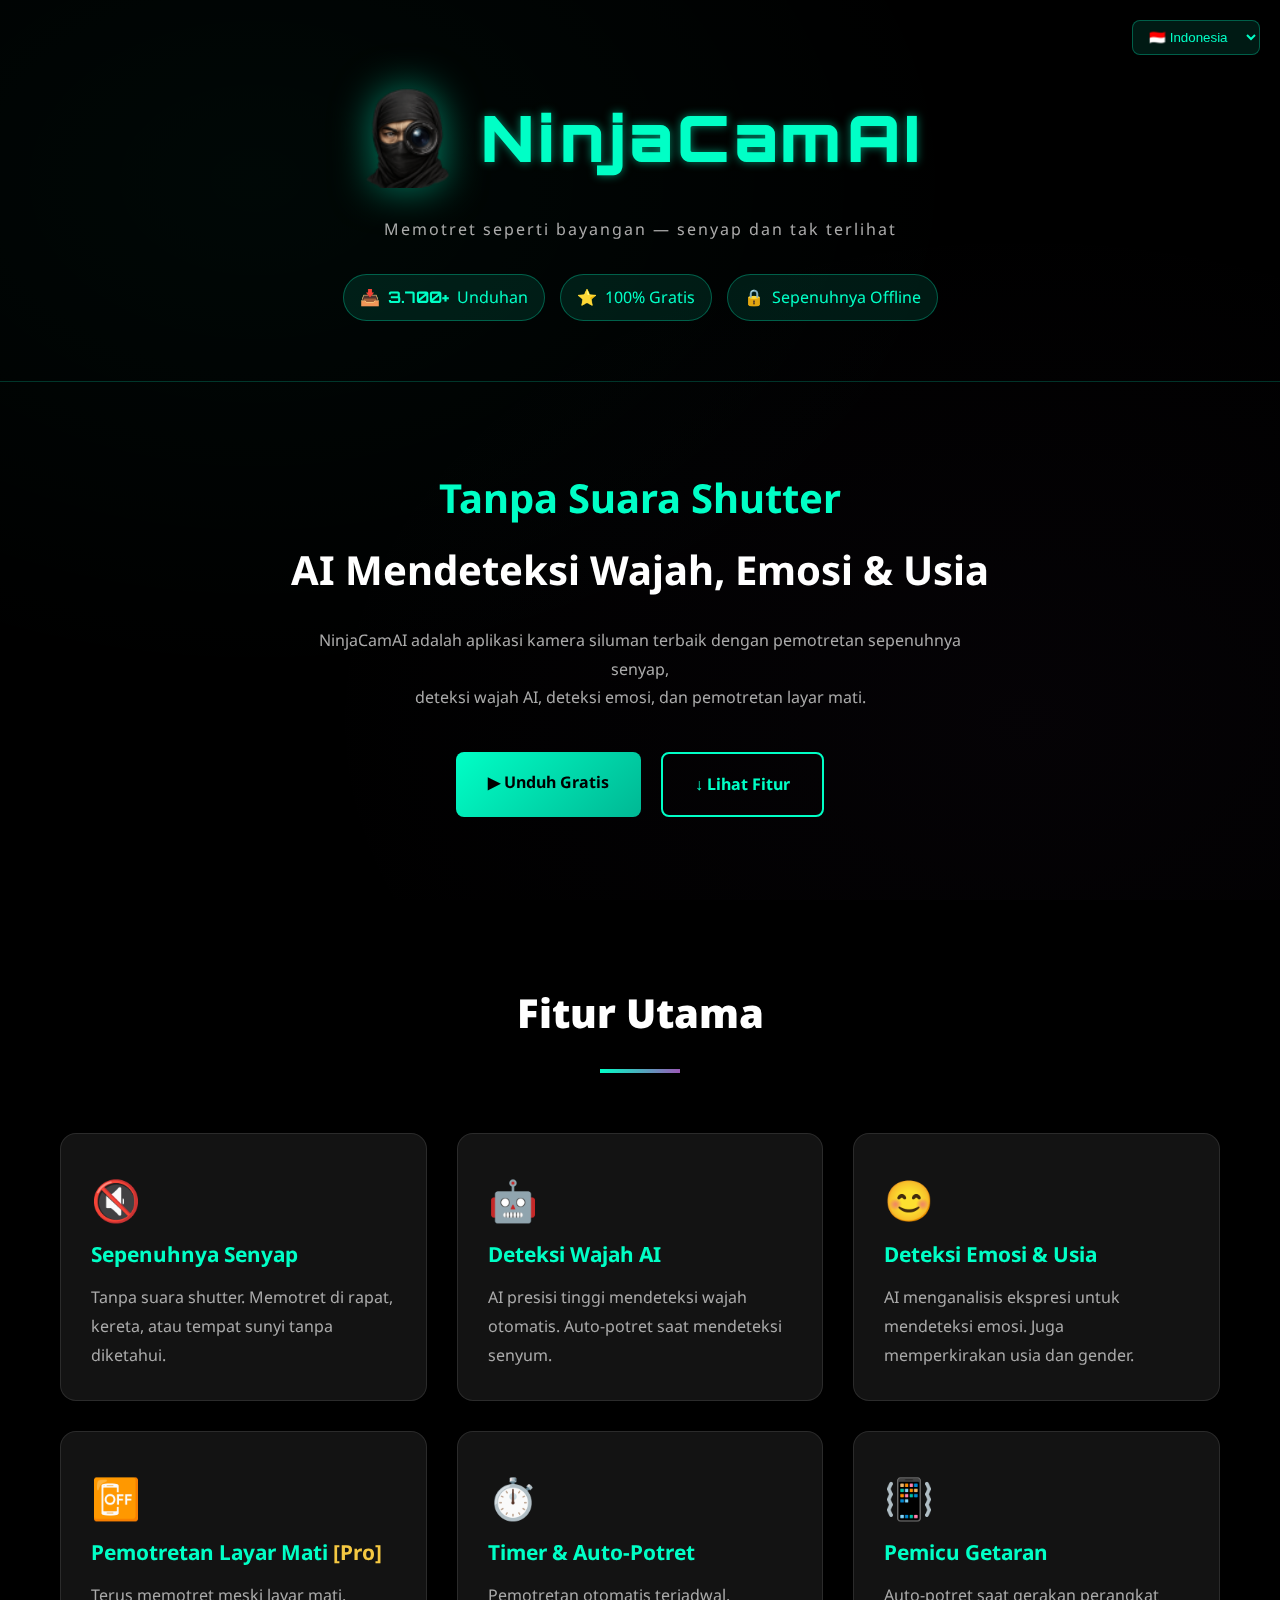
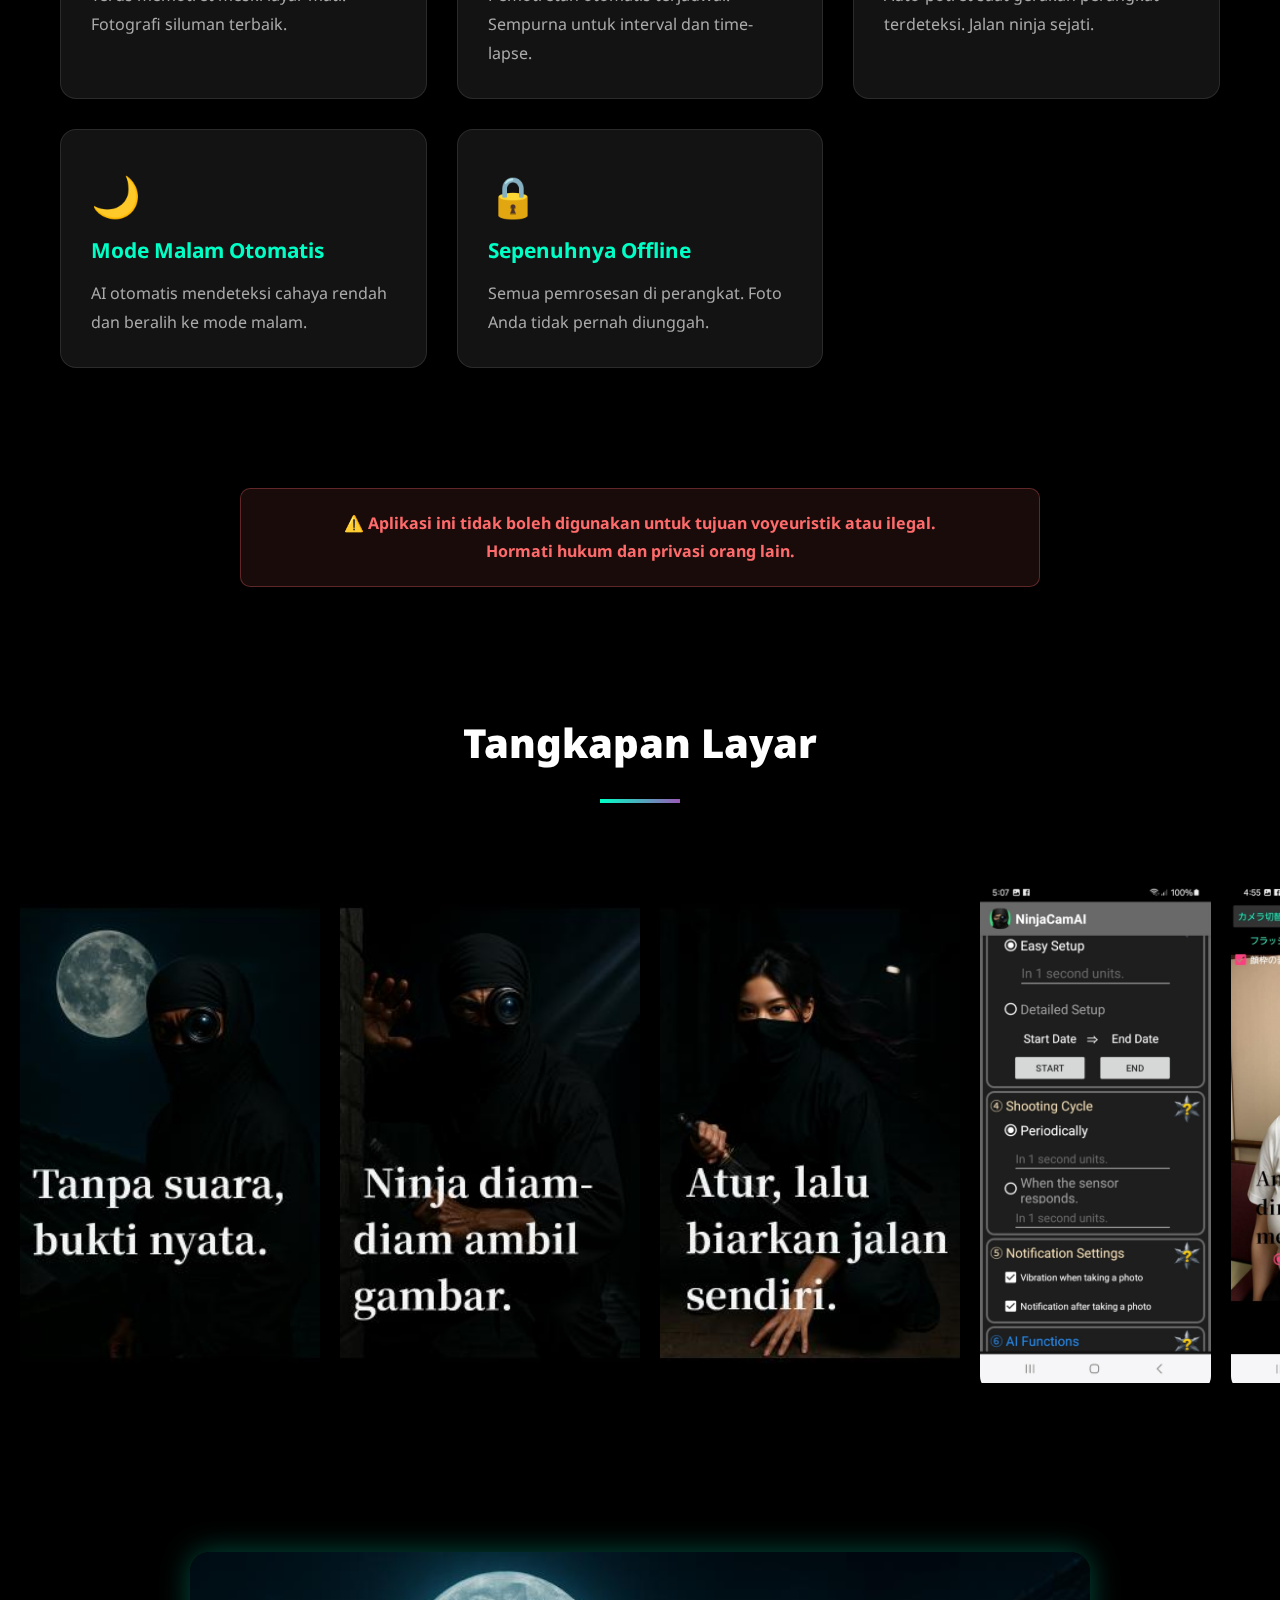
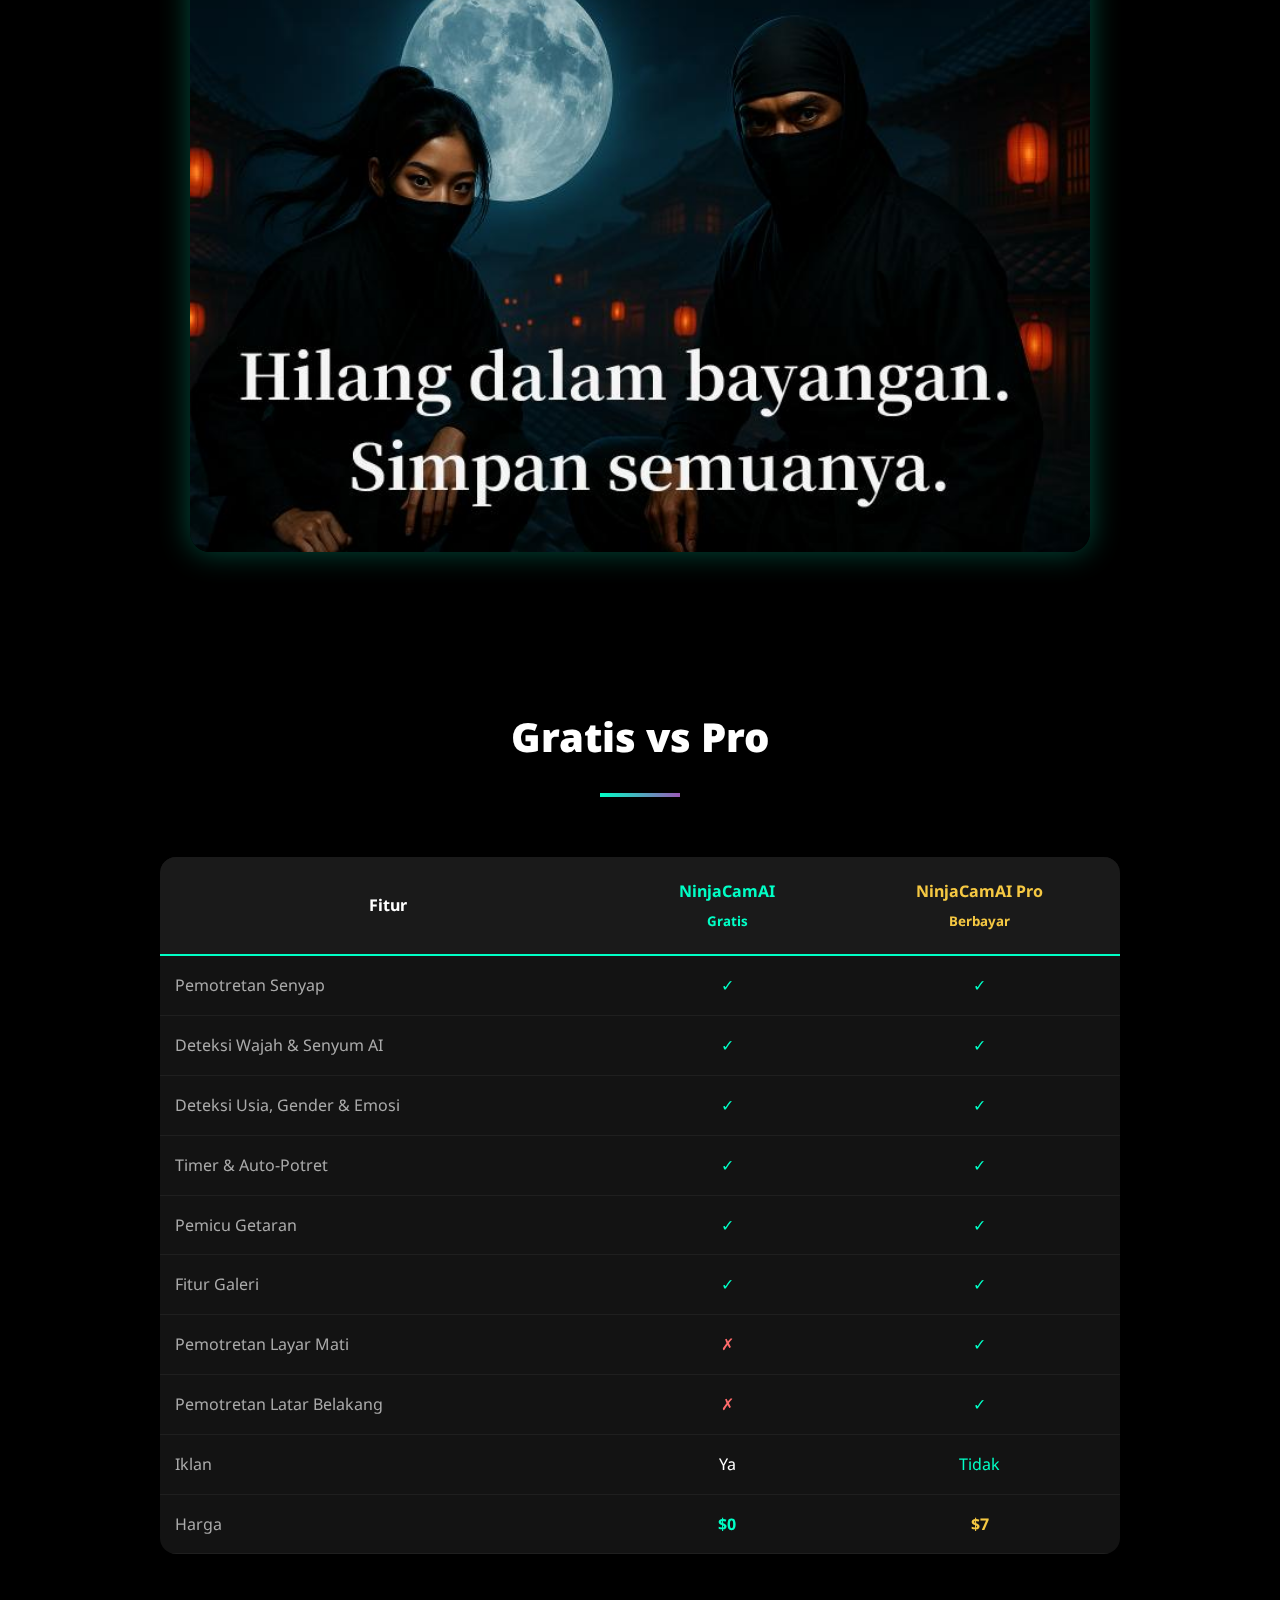
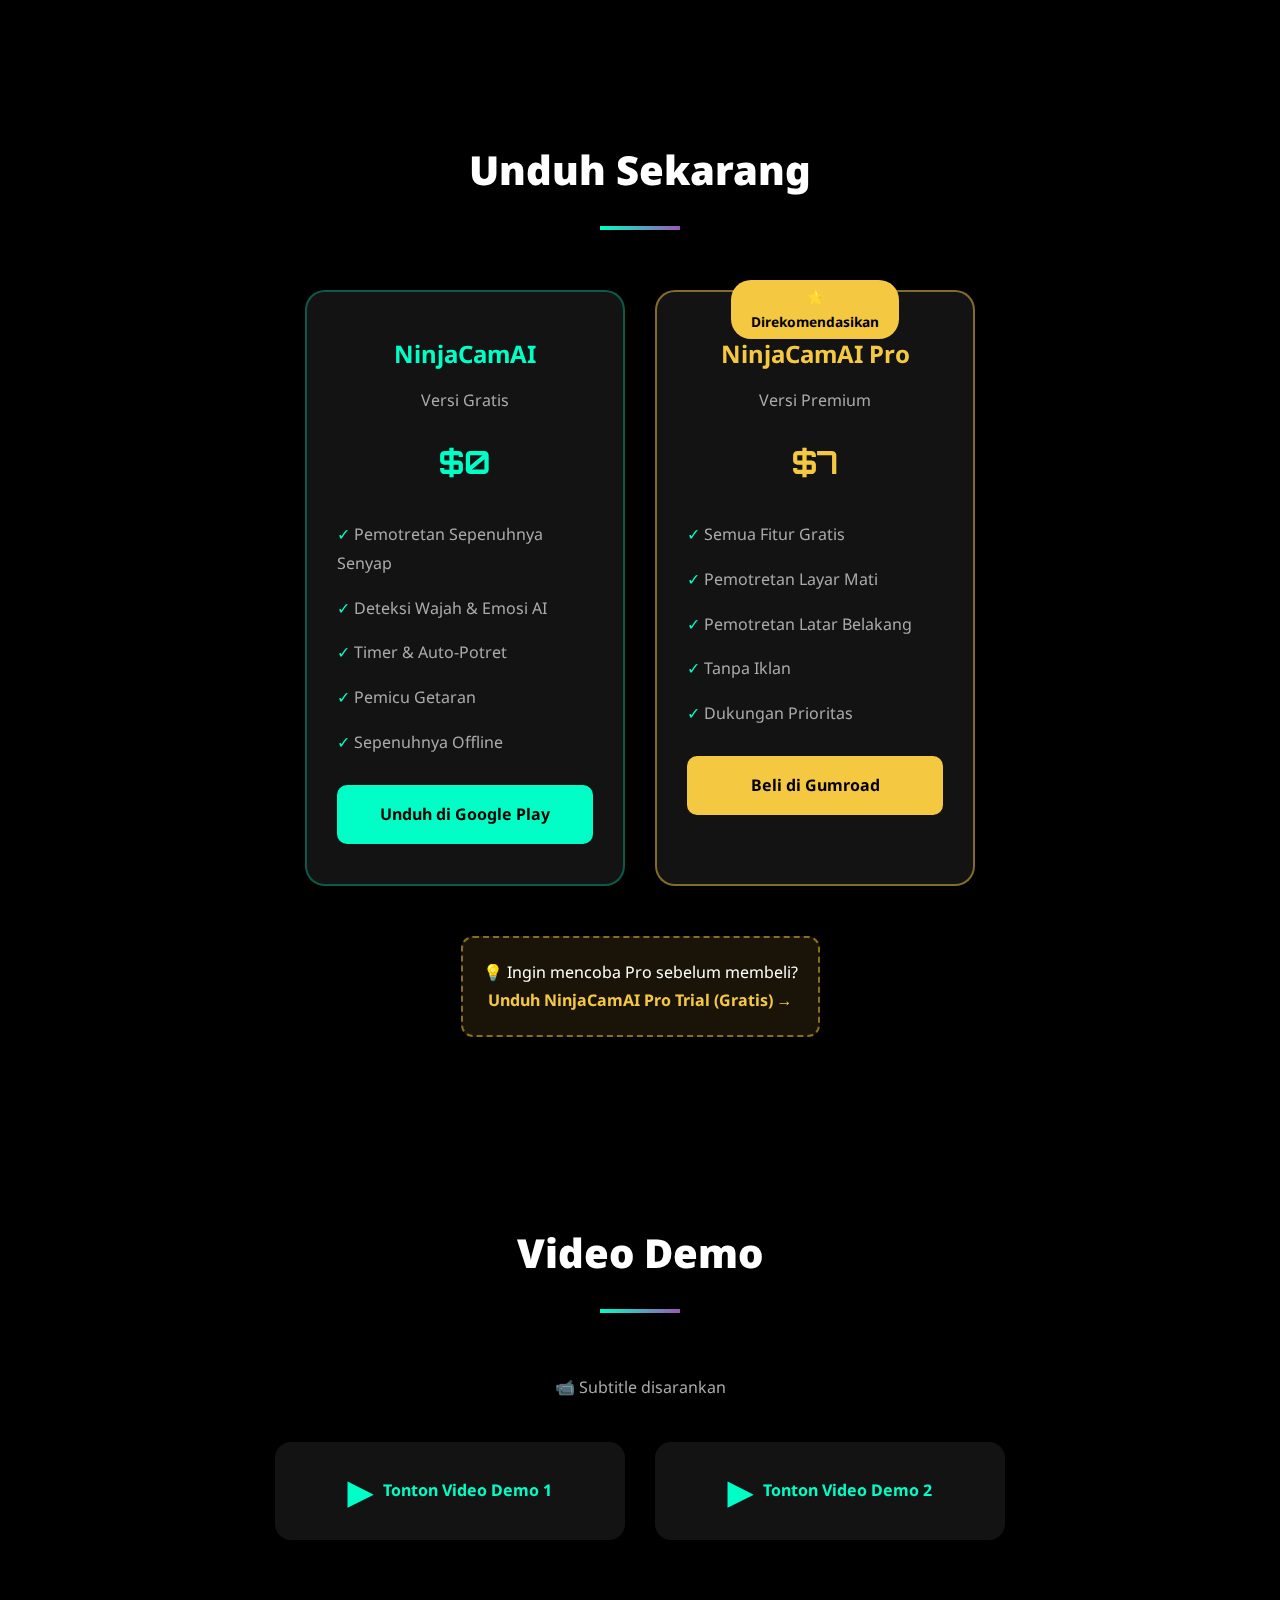
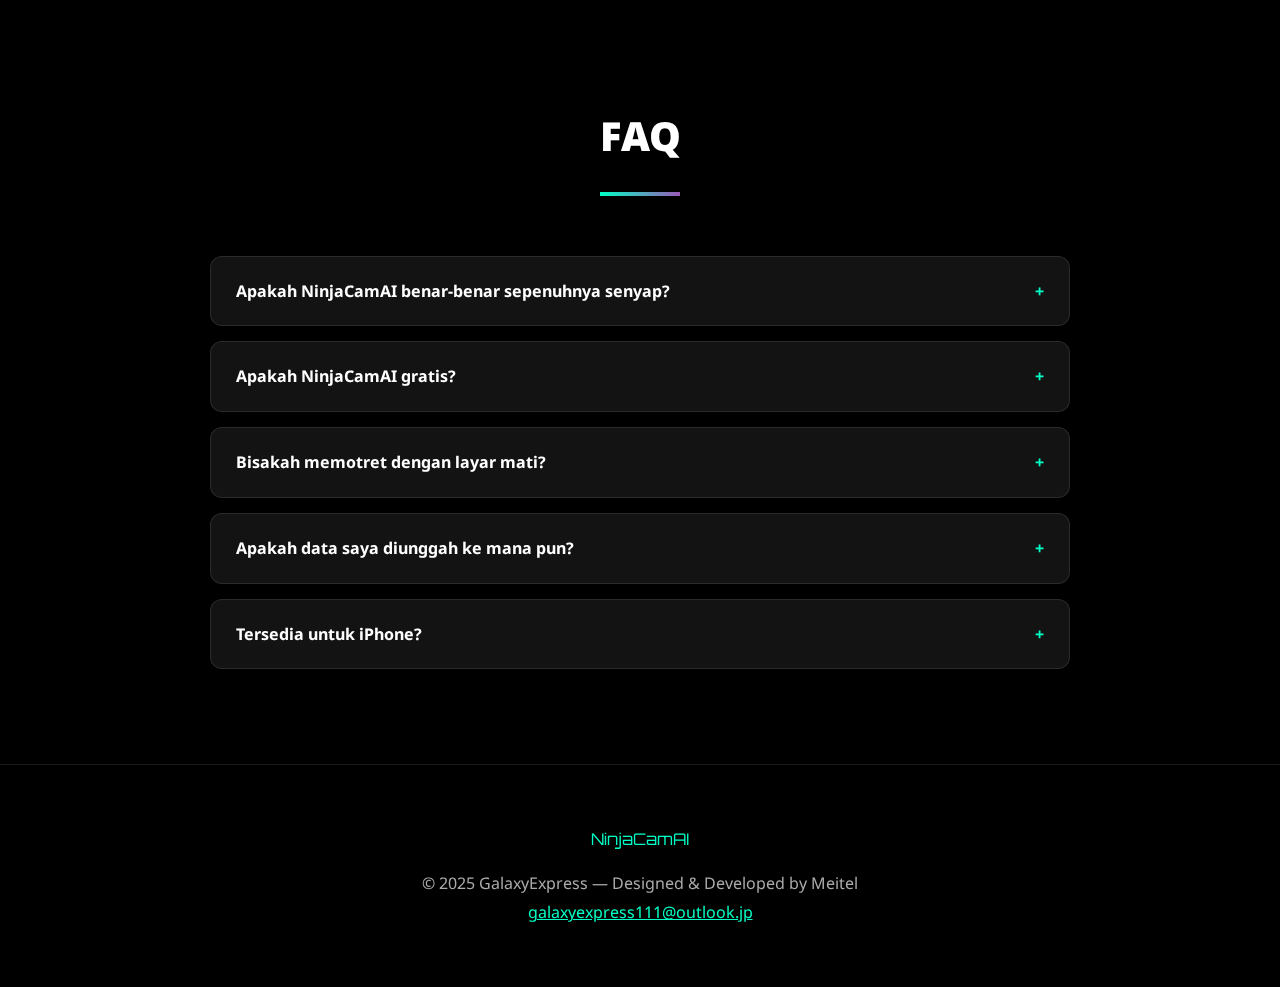
<file: index_id.html>
<!DOCTYPE html>
<html lang="id">
<head>
  <meta charset="UTF-8">
  <meta name="viewport" content="width=device-width, initial-scale=1.0">
  <title>NinjaCamAI - Kamera Senyap | Deteksi Wajah AI【2025】</title>
  <meta name="description" content="【2025】NinjaCamAI adalah aplikasi kamera AI yang sepenuhnya senyap. Deteksi wajah, deteksi emosi, pemotretan layar mati. 3.700+ unduhan. Android, 100% gratis.">
  <link rel="icon" type="image/png" href="assets/logo.png">
  <link href="https://fonts.googleapis.com/css2?family=Noto+Sans:wght@400;500;700&family=Orbitron:wght@400;700;900&display=swap" rel="stylesheet">
  <style>:root{--ninja-green:#00ffc6;--ninja-green-dark:#00b894;--ninja-purple:#9b59b6;--ninja-gold:#f5c842;--ninja-red:#ff6b6b;--bg-black:#000;--bg-card:rgba(20,20,20,0.95);--text-main:#fff;--text-sub:#aaa;--font-main:'Noto Sans',sans-serif;--font-cyber:'Orbitron',sans-serif}*{margin:0;padding:0;box-sizing:border-box}body{font-family:var(--font-main);background:var(--bg-black);color:var(--text-main);line-height:1.8}.matrix-bg{position:fixed;top:0;left:0;width:100%;height:100%;pointer-events:none;z-index:-1;background:radial-gradient(ellipse at 20% 20%,rgba(0,255,198,0.03) 0%,transparent 50%),radial-gradient(ellipse at 80% 80%,rgba(155,89,182,0.03) 0%,transparent 50%)}header{padding:80px 20px 60px;text-align:center;border-bottom:1px solid rgba(0,255,198,0.2);position:relative}.lang-selector{position:absolute;top:20px;right:20px}.lang-selector select{background:rgba(0,255,198,0.1);border:1px solid rgba(0,255,198,0.3);color:var(--ninja-green);padding:8px 12px;border-radius:8px}.logo-container{display:flex;align-items:center;justify-content:center;gap:24px;margin-bottom:20px}.logo-icon{height:100px;filter:drop-shadow(0 0 20px rgba(0,255,198,0.5));animation:float 3s ease-in-out infinite}@keyframes float{0%,100%{transform:translateY(0)}50%{transform:translateY(-10px)}}.logo-text{font-family:var(--font-cyber);font-size:clamp(2.5rem,8vw,4rem);font-weight:900;color:var(--ninja-green);letter-spacing:4px;text-shadow:0 0 10px rgba(0,255,198,0.5)}.tagline{color:var(--text-sub);letter-spacing:2px}.badges{display:flex;justify-content:center;gap:15px;margin-top:30px;flex-wrap:wrap}.badge{display:inline-flex;align-items:center;gap:8px;padding:8px 16px;background:rgba(0,255,198,0.1);border:1px solid rgba(0,255,198,0.3);border-radius:50px;color:var(--ninja-green)}.badge-number{font-family:var(--font-cyber);font-weight:700}.hero{padding:80px 20px;text-align:center}.hero-title{font-size:clamp(1.5rem,5vw,2.5rem);font-weight:700;margin-bottom:20px}.hero-title .highlight{color:var(--ninja-green)}.hero-description{color:var(--text-sub);max-width:700px;margin:0 auto 40px}.cta-buttons{display:flex;justify-content:center;gap:20px;flex-wrap:wrap}.cta-btn{padding:16px 32px;font-weight:700;text-decoration:none;border-radius:8px;transition:all 0.3s}.cta-btn-primary{background:linear-gradient(135deg,var(--ninja-green),var(--ninja-green-dark));color:#000}.cta-btn-secondary{border:2px solid var(--ninja-green);color:var(--ninja-green)}.features{padding:80px 20px;max-width:1200px;margin:0 auto}.section-title{text-align:center;font-size:clamp(1.8rem,5vw,2.5rem);font-weight:900;margin-bottom:60px}.section-title::after{content:'';display:block;width:80px;height:4px;background:linear-gradient(90deg,var(--ninja-green),var(--ninja-purple));margin:20px auto 0}.features-grid{display:grid;grid-template-columns:repeat(auto-fit,minmax(300px,1fr));gap:30px}.feature-card{background:var(--bg-card);border:1px solid rgba(255,255,255,0.1);border-radius:16px;padding:30px;transition:all 0.4s}.feature-card:hover{transform:translateY(-10px);border-color:rgba(0,255,198,0.3)}.feature-icon{font-size:2.5rem;margin-bottom:15px}.feature-title{font-size:1.3rem;font-weight:700;color:var(--ninja-green);margin-bottom:10px}.feature-desc{color:var(--text-sub)}.warning{background:rgba(255,107,107,0.1);border:1px solid rgba(255,107,107,0.3);border-radius:10px;padding:20px;margin:40px auto;max-width:800px;text-align:center}.warning p{color:var(--ninja-red);font-weight:700}.gallery{padding:80px 0}.gallery-scroll{display:flex;gap:20px;padding:20px;overflow-x:auto;scrollbar-width:none}.gallery-item{flex-shrink:0;border-radius:16px;overflow:hidden}.gallery-item img{height:500px}.comparison{padding:80px 20px;max-width:1000px;margin:0 auto}.compare-table{width:100%;border-collapse:collapse;background:var(--bg-card);border-radius:16px;overflow:hidden}.compare-table th{background:#1a1a1a;padding:20px 15px;border-bottom:2px solid var(--ninja-green)}.compare-table th:nth-child(2){color:var(--ninja-green)}.compare-table th:nth-child(3){color:var(--ninja-gold)}.compare-table td{padding:15px;border-bottom:1px solid rgba(255,255,255,0.05);text-align:center}.compare-table td:first-child{text-align:left;color:var(--text-sub)}.check{color:var(--ninja-green)}.cross{color:var(--ninja-red)}.download{padding:100px 20px;text-align:center}.download-cards{display:flex;justify-content:center;gap:30px;flex-wrap:wrap;margin-top:50px}.download-card{background:var(--bg-card);border-radius:20px;padding:40px 30px;width:320px;border:2px solid transparent;position:relative}.download-card.free{border-color:rgba(0,255,198,0.3)}.download-card.pro{border-color:rgba(245,200,66,0.5)}.download-card.pro::before{content:'⭐ Direkomendasikan';position:absolute;top:-12px;left:50%;transform:translateX(-50%);background:var(--ninja-gold);color:#000;padding:5px 20px;border-radius:20px;font-weight:700;font-size:0.85rem}.download-card h3{font-size:1.5rem;margin-bottom:10px}.download-card.free h3{color:var(--ninja-green)}.download-card.pro h3{color:var(--ninja-gold)}.download-card .price{font-family:var(--font-cyber);font-size:2rem;font-weight:700;margin:20px 0}.download-card.free .price{color:var(--ninja-green)}.download-card.pro .price{color:var(--ninja-gold)}.download-card ul{list-style:none;text-align:left;margin:20px 0}.download-card ul li{padding:8px 0;color:var(--text-sub)}.download-card ul li::before{content:'✓ ';color:var(--ninja-green)}.download-btn{display:block;width:100%;padding:15px;font-weight:700;text-decoration:none;border-radius:10px;margin-top:20px}.download-card.free .download-btn{background:var(--ninja-green);color:#000}.download-card.pro .download-btn{background:var(--ninja-gold);color:#000}.trial-link{margin-top:50px;padding:20px;background:rgba(245,200,66,0.1);border:2px dashed rgba(245,200,66,0.5);border-radius:12px;display:inline-block}.trial-link a{color:var(--ninja-gold);text-decoration:none;font-weight:700}.faq{padding:80px 20px;max-width:900px;margin:0 auto}.faq-item{background:var(--bg-card);border-radius:12px;margin-bottom:15px;border:1px solid rgba(255,255,255,0.1)}.faq-question{padding:20px 25px;font-weight:700;cursor:pointer;display:flex;justify-content:space-between}.faq-question::after{content:'+';color:var(--ninja-green)}.faq-item.active .faq-question::after{transform:rotate(45deg)}.faq-answer{max-height:0;overflow:hidden}.faq-item.active .faq-answer{max-height:500px;padding:0 25px 20px}.faq-answer p{color:var(--text-sub)}.videos{padding:80px 20px;text-align:center}.video-grid{display:flex;justify-content:center;gap:30px;flex-wrap:wrap;margin-top:40px}.video-card{background:var(--bg-card);border-radius:16px;padding:20px;width:350px}.video-card a{color:var(--ninja-green);text-decoration:none;font-weight:700;display:flex;align-items:center;justify-content:center;gap:10px}footer{padding:60px 20px;text-align:center;border-top:1px solid rgba(255,255,255,0.1)}.footer-logo{font-family:var(--font-cyber);color:var(--ninja-green);margin-bottom:15px}.footer-copy{color:var(--text-sub)}.footer-email a{color:var(--ninja-green)}@media(max-width:768px){.logo-container{flex-direction:column}.logo-icon{height:80px}.gallery-item img{height:400px}.download-card{width:100%;max-width:350px}.lang-selector{position:static;margin-bottom:20px}}</style>
</head>
<body>
  <div class="matrix-bg"></div>
  <header>
    <div class="lang-selector"><select onchange="location.href=this.value;"><option value="index.html">🇺🇸 English</option><option value="index_ja.html">🇯🇵 日本語</option><option value="index_de.html">🇩🇪 Deutsch</option><option value="index_es.html">🇪🇸 Español</option><option value="index_pt.html">🇧🇷 Português</option><option value="index_ru.html">🇷🇺 Русский</option><option value="index_zh.html">🇨🇳 中文</option><option value="index_ko.html">🇰🇷 한국어</option><option value="index_hi.html">🇮🇳 हिन्दी</option><option value="index_id.html" selected>🇮🇩 Indonesia</option></select></div>
    <div class="logo-container"><img src="assets/logo.png" alt="NinjaCamAI" class="logo-icon"><h1 class="logo-text">NinjaCamAI</h1></div>
    <p class="tagline">Memotret seperti bayangan — senyap dan tak terlihat</p>
    <div class="badges"><span class="badge"><span>📥</span><span class="badge-number">3.700+</span><span>Unduhan</span></span><span class="badge"><span>⭐</span><span>100% Gratis</span></span><span class="badge"><span>🔒</span><span>Sepenuhnya Offline</span></span></div>
  </header>
  <section class="hero">
    <h2 class="hero-title"><span class="highlight">Tanpa Suara Shutter</span><br>AI Mendeteksi Wajah, Emosi & Usia</h2>
    <p class="hero-description">NinjaCamAI adalah aplikasi kamera siluman terbaik dengan pemotretan sepenuhnya senyap,<br>deteksi wajah AI, deteksi emosi, dan pemotretan layar mati.</p>
    <div class="cta-buttons"><a href="https://play.google.com/store/apps/details?id=com.galaxyexpress.ninja_camera" class="cta-btn cta-btn-primary" target="_blank"><span>▶</span> Unduh Gratis</a><a href="#features" class="cta-btn cta-btn-secondary"><span>↓</span> Lihat Fitur</a></div>
  </section>
  <section class="features" id="features">
    <h2 class="section-title">Fitur Utama</h2>
    <div class="features-grid">
      <article class="feature-card"><span class="feature-icon">🔇</span><h3 class="feature-title">Sepenuhnya Senyap</h3><p class="feature-desc">Tanpa suara shutter. Memotret di rapat, kereta, atau tempat sunyi tanpa diketahui.</p></article>
      <article class="feature-card"><span class="feature-icon">🤖</span><h3 class="feature-title">Deteksi Wajah AI</h3><p class="feature-desc">AI presisi tinggi mendeteksi wajah otomatis. Auto-potret saat mendeteksi senyum.</p></article>
      <article class="feature-card"><span class="feature-icon">😊</span><h3 class="feature-title">Deteksi Emosi & Usia</h3><p class="feature-desc">AI menganalisis ekspresi untuk mendeteksi emosi. Juga memperkirakan usia dan gender.</p></article>
      <article class="feature-card"><span class="feature-icon">📴</span><h3 class="feature-title">Pemotretan Layar Mati <span style="color:var(--ninja-gold)">[Pro]</span></h3><p class="feature-desc">Terus memotret meski layar mati. Fotografi siluman terbaik.</p></article>
      <article class="feature-card"><span class="feature-icon">⏱️</span><h3 class="feature-title">Timer & Auto-Potret</h3><p class="feature-desc">Pemotretan otomatis terjadwal. Sempurna untuk interval dan time-lapse.</p></article>
      <article class="feature-card"><span class="feature-icon">📳</span><h3 class="feature-title">Pemicu Getaran</h3><p class="feature-desc">Auto-potret saat gerakan perangkat terdeteksi. Jalan ninja sejati.</p></article>
      <article class="feature-card"><span class="feature-icon">🌙</span><h3 class="feature-title">Mode Malam Otomatis</h3><p class="feature-desc">AI otomatis mendeteksi cahaya rendah dan beralih ke mode malam.</p></article>
      <article class="feature-card"><span class="feature-icon">🔒</span><h3 class="feature-title">Sepenuhnya Offline</h3><p class="feature-desc">Semua pemrosesan di perangkat. Foto Anda tidak pernah diunggah.</p></article>
    </div>
  </section>
  <div class="warning"><p>⚠️ Aplikasi ini tidak boleh digunakan untuk tujuan voyeuristik atau ilegal.<br>Hormati hukum dan privasi orang lain.</p></div>
  <section class="gallery"><h2 class="section-title">Tangkapan Layar</h2><div class="gallery-scroll"><div class="gallery-item"><img src="assets_id/NO1.jpg" loading="lazy"></div><div class="gallery-item"><img src="assets_id/NO2.jpg" loading="lazy"></div><div class="gallery-item"><img src="assets_id/NO3.jpg" loading="lazy"></div><div class="gallery-item"><img src="assets_id/NO4.jpg" loading="lazy"></div><div class="gallery-item"><img src="assets_id/NO5.jpg" loading="lazy"></div></div></section>
  <div style="text-align:center;padding:60px 20px;"><img src="assets_id/Future.jpg" style="max-width:900px;width:100%;border-radius:20px;box-shadow:0 0 30px rgba(0,255,198,0.3);" loading="lazy"></div>
  <section class="comparison">
    <h2 class="section-title">Gratis vs Pro</h2>
    <table class="compare-table">
      <thead><tr><th>Fitur</th><th>NinjaCamAI<br><small>Gratis</small></th><th>NinjaCamAI Pro<br><small>Berbayar</small></th></tr></thead>
      <tbody>
        <tr><td>Pemotretan Senyap</td><td><span class="check">✓</span></td><td><span class="check">✓</span></td></tr>
        <tr><td>Deteksi Wajah & Senyum AI</td><td><span class="check">✓</span></td><td><span class="check">✓</span></td></tr>
        <tr><td>Deteksi Usia, Gender & Emosi</td><td><span class="check">✓</span></td><td><span class="check">✓</span></td></tr>
        <tr><td>Timer & Auto-Potret</td><td><span class="check">✓</span></td><td><span class="check">✓</span></td></tr>
        <tr><td>Pemicu Getaran</td><td><span class="check">✓</span></td><td><span class="check">✓</span></td></tr>
        <tr><td>Fitur Galeri</td><td><span class="check">✓</span></td><td><span class="check">✓</span></td></tr>
        <tr><td>Pemotretan Layar Mati</td><td><span class="cross">✗</span></td><td><span class="check">✓</span></td></tr>
        <tr><td>Pemotretan Latar Belakang</td><td><span class="cross">✗</span></td><td><span class="check">✓</span></td></tr>
        <tr><td>Iklan</td><td>Ya</td><td><span class="check">Tidak</span></td></tr>
        <tr><td>Harga</td><td><strong style="color:var(--ninja-green)">$0</strong></td><td><strong style="color:var(--ninja-gold)">$7</strong></td></tr>
      </tbody>
    </table>
  </section>
  <section class="download" id="download">
    <h2 class="section-title">Unduh Sekarang</h2>
    <div class="download-cards">
      <div class="download-card free"><h3>NinjaCamAI</h3><p style="color:var(--text-sub)">Versi Gratis</p><p class="price">$0</p><ul><li>Pemotretan Sepenuhnya Senyap</li><li>Deteksi Wajah & Emosi AI</li><li>Timer & Auto-Potret</li><li>Pemicu Getaran</li><li>Sepenuhnya Offline</li></ul><a href="https://play.google.com/store/apps/details?id=com.galaxyexpress.ninja_camera" class="download-btn" target="_blank">Unduh di Google Play</a></div>
      <div class="download-card pro"><h3>NinjaCamAI Pro</h3><p style="color:var(--text-sub)">Versi Premium</p><p class="price">$7</p><ul><li>Semua Fitur Gratis</li><li>Pemotretan Layar Mati</li><li>Pemotretan Latar Belakang</li><li>Tanpa Iklan</li><li>Dukungan Prioritas</li></ul><a href="https://meitel.gumroad.com/l/ninjacamai-pro" class="download-btn" target="_blank">Beli di Gumroad</a></div>
    </div>
    <div class="trial-link">💡 Ingin mencoba Pro sebelum membeli?<br><a href="https://meitel.gumroad.com/l/ninjacamai-pro-trial" target="_blank">Unduh NinjaCamAI Pro Trial (Gratis) →</a></div>
  </section>
  <section class="videos"><h2 class="section-title">Video Demo</h2><p style="color:var(--text-sub)">📹 Subtitle disarankan</p><div class="video-grid"><div class="video-card"><a href="https://youtube.com/shorts/LHtdWf3iZi8" target="_blank"><span style="font-size:2rem">▶</span><span>Tonton Video Demo 1</span></a></div><div class="video-card"><a href="https://youtube.com/shorts/JKdhha0Bdic" target="_blank"><span style="font-size:2rem">▶</span><span>Tonton Video Demo 2</span></a></div></div></section>
  <section class="faq">
    <h2 class="section-title">FAQ</h2>
    <div class="faq-item"><div class="faq-question">Apakah NinjaCamAI benar-benar sepenuhnya senyap?</div><div class="faq-answer"><p>Ya, NinjaCamAI memotret tanpa suara shutter sama sekali.</p></div></div>
    <div class="faq-item"><div class="faq-question">Apakah NinjaCamAI gratis?</div><div class="faq-answer"><p>Ya, semua fitur inti sepenuhnya gratis.</p></div></div>
    <div class="faq-item"><div class="faq-question">Bisakah memotret dengan layar mati?</div><div class="faq-answer"><p>Versi Pro memungkinkan pemotretan dengan layar mati.</p></div></div>
    <div class="faq-item"><div class="faq-question">Apakah data saya diunggah ke mana pun?</div><div class="faq-answer"><p>Tidak, NinjaCamAI bekerja sepenuhnya offline.</p></div></div>
    <div class="faq-item"><div class="faq-question">Tersedia untuk iPhone?</div><div class="faq-answer"><p>Saat ini NinjaCamAI hanya untuk Android.</p></div></div>
  </section>
  <footer><p class="footer-logo">NinjaCamAI</p><p class="footer-copy">© 2025 GalaxyExpress — Designed & Developed by Meitel</p><p class="footer-email"><a href="mailto:galaxyexpress111@outlook.jp">galaxyexpress111@outlook.jp</a></p></footer>
  <script>document.querySelectorAll('.faq-question').forEach(q=>{q.addEventListener('click',()=>{q.parentElement.classList.toggle('active');});});</script>
</body>
</html>
</file>
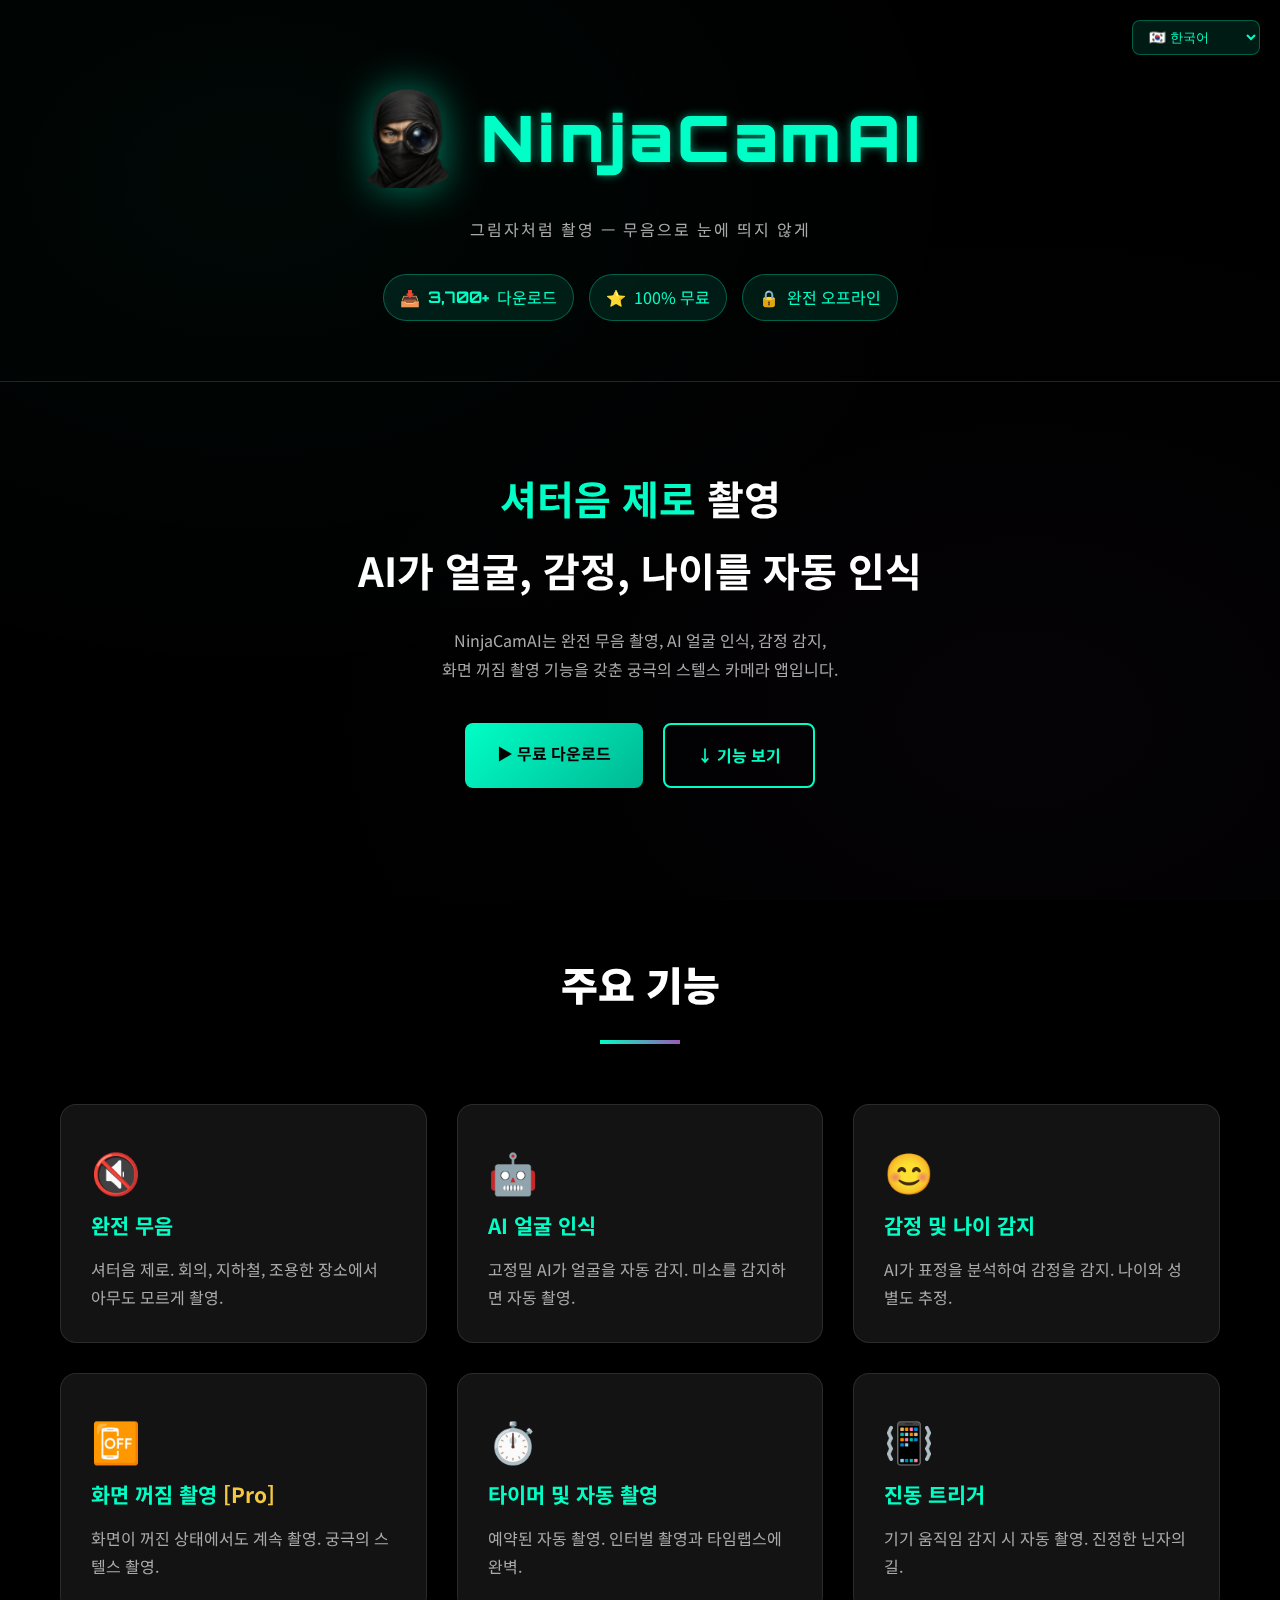
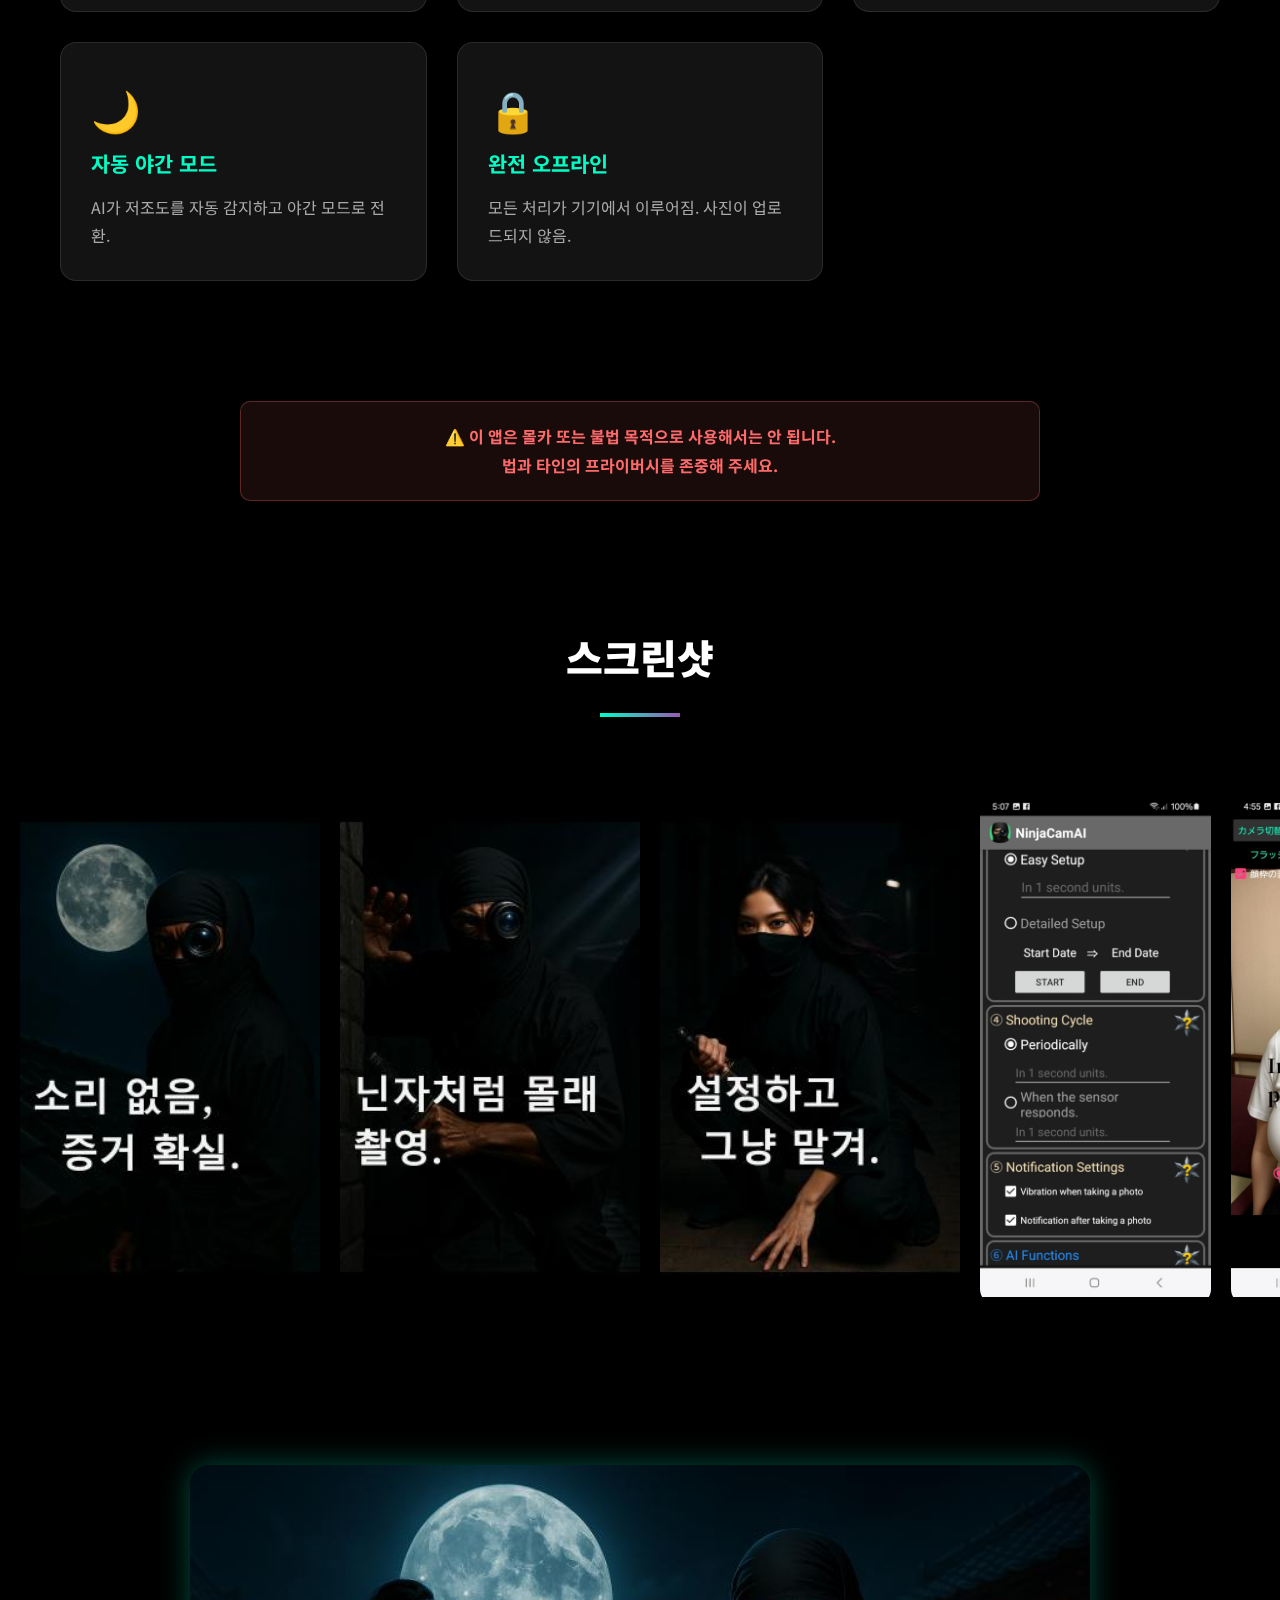
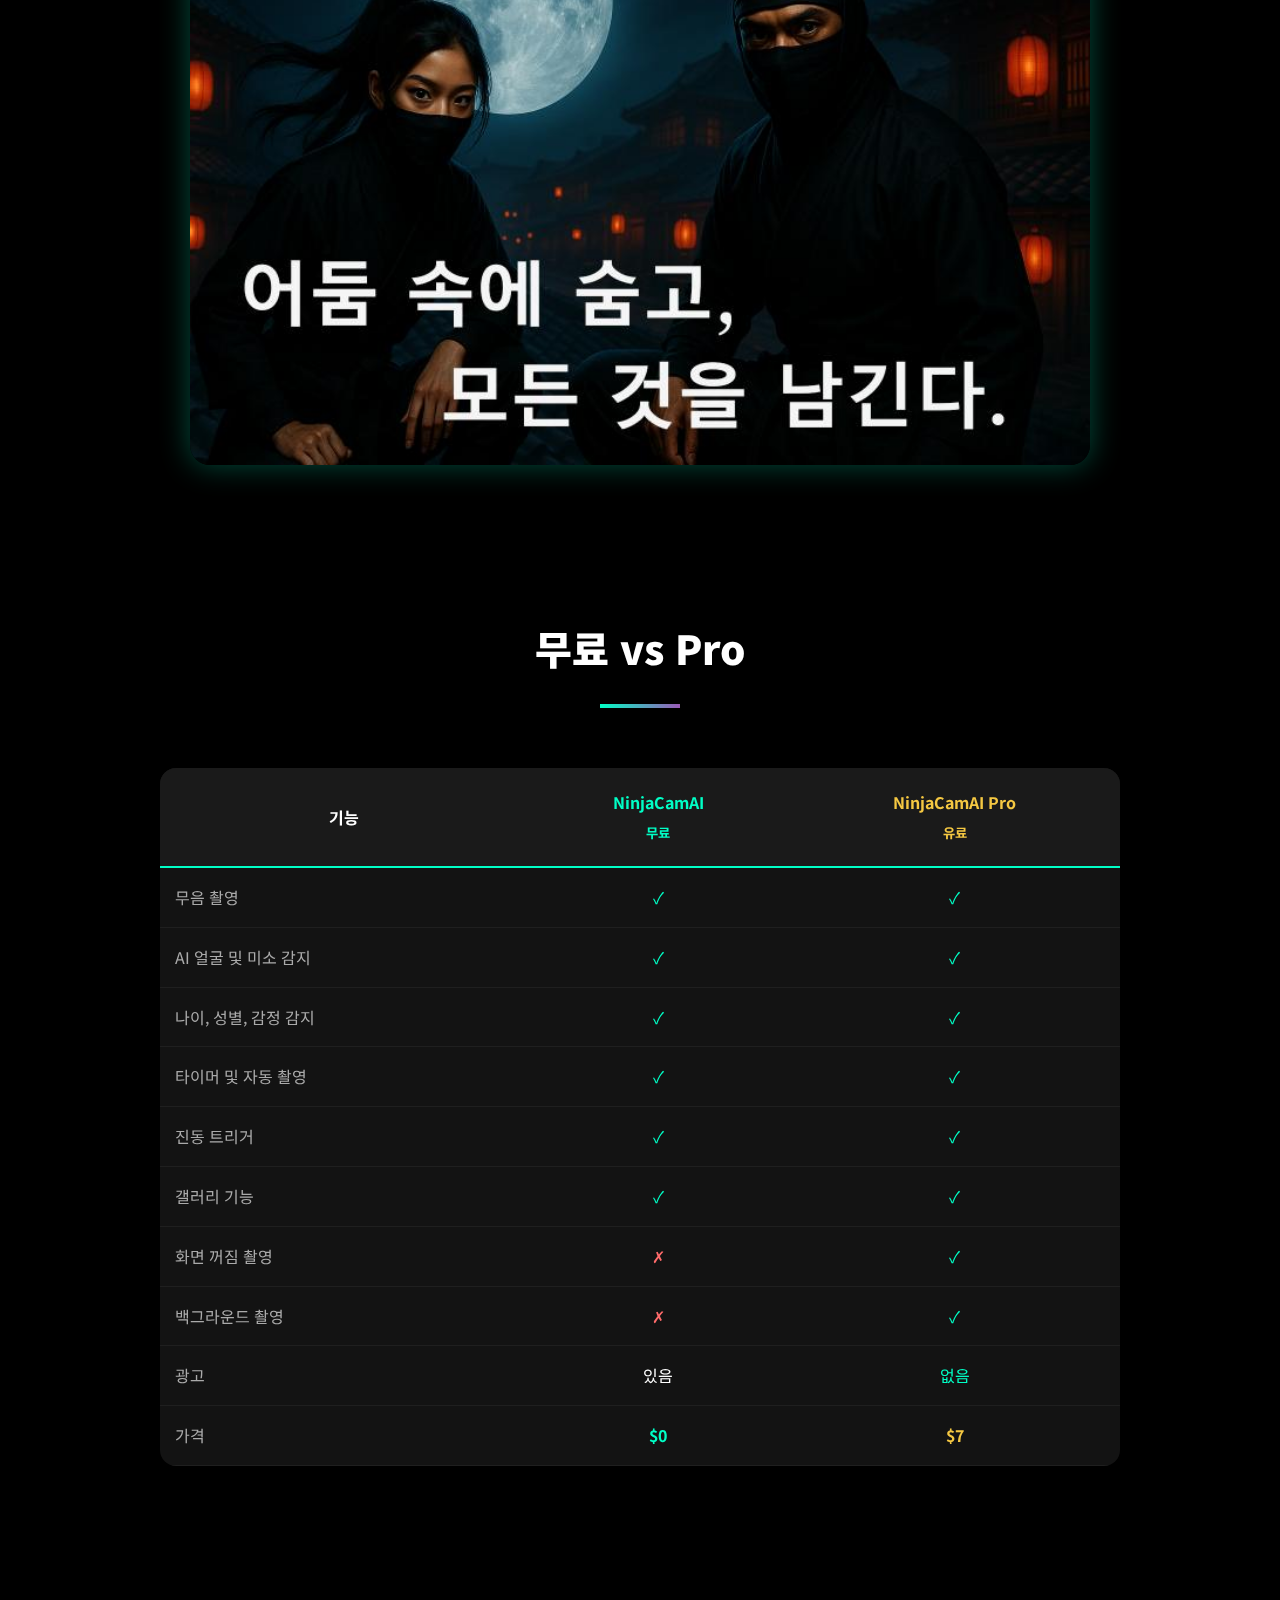
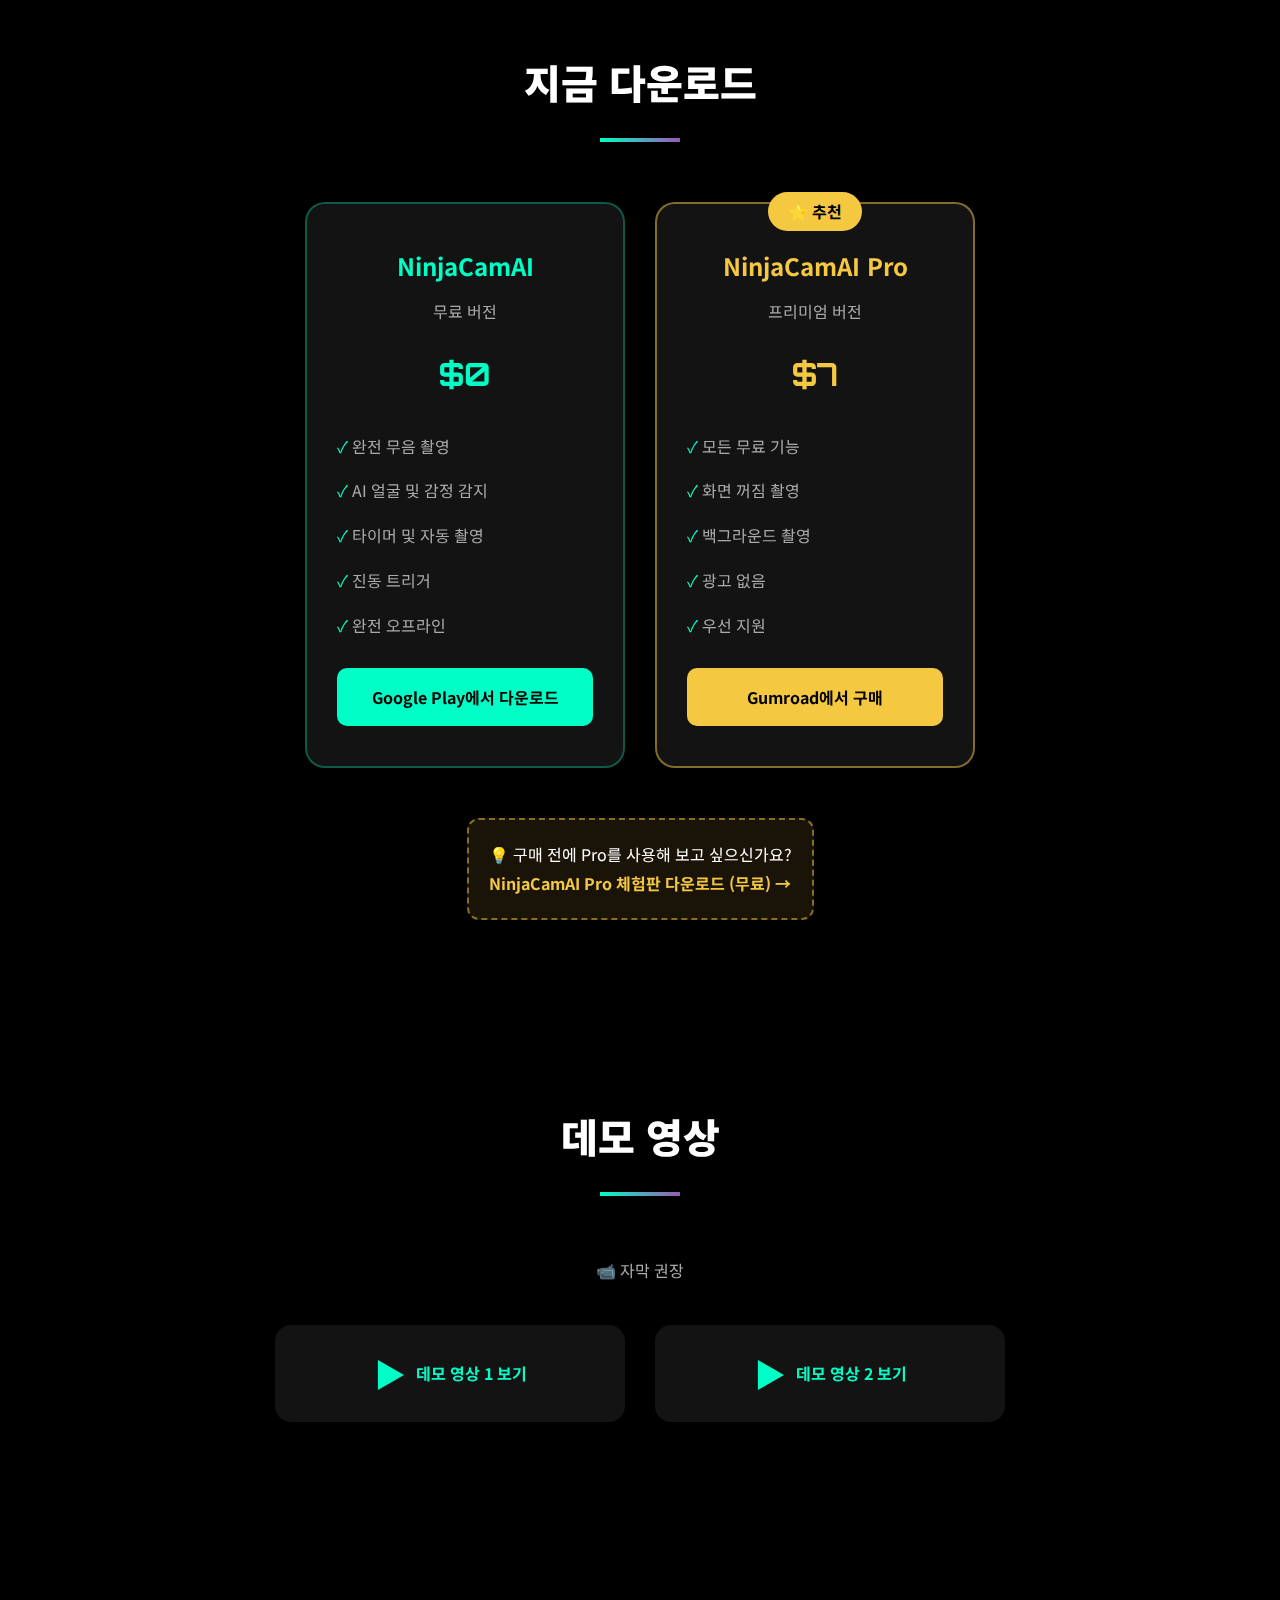
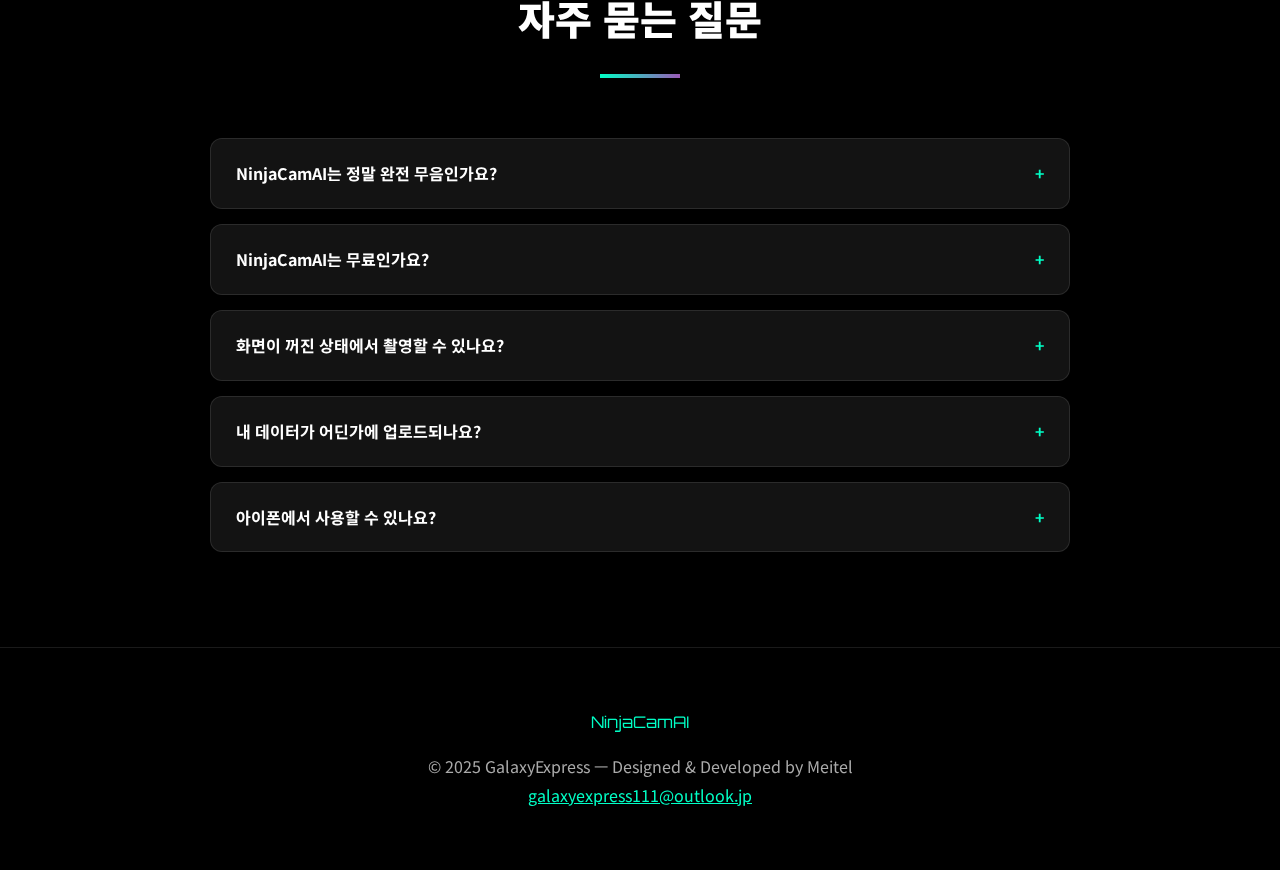
<file: index_ko.html>
<!DOCTYPE html>
<html lang="ko">
<head>
  <meta charset="UTF-8">
  <meta name="viewport" content="width=device-width, initial-scale=1.0">
  <title>NinjaCamAI - 무음 카메라 앱 | AI 얼굴 인식【2025】</title>
  <meta name="description" content="【2025】NinjaCamAI는 완전 무음 AI 카메라 앱입니다. 얼굴 인식, 감정 감지, 화면 꺼짐 촬영. 3,700+ 다운로드. 안드로이드, 100% 무료.">
  <link rel="icon" type="image/png" href="assets/logo.png">
  <link href="https://fonts.googleapis.com/css2?family=Noto+Sans+KR:wght@400;500;700&family=Orbitron:wght@400;700;900&display=swap" rel="stylesheet">
  <style>:root{--ninja-green:#00ffc6;--ninja-green-dark:#00b894;--ninja-purple:#9b59b6;--ninja-gold:#f5c842;--ninja-red:#ff6b6b;--bg-black:#000;--bg-card:rgba(20,20,20,0.95);--text-main:#fff;--text-sub:#aaa;--font-main:'Noto Sans KR',sans-serif;--font-cyber:'Orbitron',sans-serif}*{margin:0;padding:0;box-sizing:border-box}body{font-family:var(--font-main);background:var(--bg-black);color:var(--text-main);line-height:1.8}.matrix-bg{position:fixed;top:0;left:0;width:100%;height:100%;pointer-events:none;z-index:-1;background:radial-gradient(ellipse at 20% 20%,rgba(0,255,198,0.03) 0%,transparent 50%),radial-gradient(ellipse at 80% 80%,rgba(155,89,182,0.03) 0%,transparent 50%)}header{padding:80px 20px 60px;text-align:center;border-bottom:1px solid rgba(0,255,198,0.2);position:relative}.lang-selector{position:absolute;top:20px;right:20px}.lang-selector select{background:rgba(0,255,198,0.1);border:1px solid rgba(0,255,198,0.3);color:var(--ninja-green);padding:8px 12px;border-radius:8px}.logo-container{display:flex;align-items:center;justify-content:center;gap:24px;margin-bottom:20px}.logo-icon{height:100px;filter:drop-shadow(0 0 20px rgba(0,255,198,0.5));animation:float 3s ease-in-out infinite}@keyframes float{0%,100%{transform:translateY(0)}50%{transform:translateY(-10px)}}.logo-text{font-family:var(--font-cyber);font-size:clamp(2.5rem,8vw,4rem);font-weight:900;color:var(--ninja-green);letter-spacing:4px;text-shadow:0 0 10px rgba(0,255,198,0.5)}.tagline{color:var(--text-sub);letter-spacing:2px}.badges{display:flex;justify-content:center;gap:15px;margin-top:30px;flex-wrap:wrap}.badge{display:inline-flex;align-items:center;gap:8px;padding:8px 16px;background:rgba(0,255,198,0.1);border:1px solid rgba(0,255,198,0.3);border-radius:50px;color:var(--ninja-green)}.badge-number{font-family:var(--font-cyber);font-weight:700}.hero{padding:80px 20px;text-align:center}.hero-title{font-size:clamp(1.5rem,5vw,2.5rem);font-weight:700;margin-bottom:20px}.hero-title .highlight{color:var(--ninja-green)}.hero-description{color:var(--text-sub);max-width:700px;margin:0 auto 40px}.cta-buttons{display:flex;justify-content:center;gap:20px;flex-wrap:wrap}.cta-btn{padding:16px 32px;font-weight:700;text-decoration:none;border-radius:8px;transition:all 0.3s}.cta-btn-primary{background:linear-gradient(135deg,var(--ninja-green),var(--ninja-green-dark));color:#000}.cta-btn-secondary{border:2px solid var(--ninja-green);color:var(--ninja-green)}.features{padding:80px 20px;max-width:1200px;margin:0 auto}.section-title{text-align:center;font-size:clamp(1.8rem,5vw,2.5rem);font-weight:900;margin-bottom:60px}.section-title::after{content:'';display:block;width:80px;height:4px;background:linear-gradient(90deg,var(--ninja-green),var(--ninja-purple));margin:20px auto 0}.features-grid{display:grid;grid-template-columns:repeat(auto-fit,minmax(300px,1fr));gap:30px}.feature-card{background:var(--bg-card);border:1px solid rgba(255,255,255,0.1);border-radius:16px;padding:30px;transition:all 0.4s}.feature-card:hover{transform:translateY(-10px);border-color:rgba(0,255,198,0.3)}.feature-icon{font-size:2.5rem;margin-bottom:15px}.feature-title{font-size:1.3rem;font-weight:700;color:var(--ninja-green);margin-bottom:10px}.feature-desc{color:var(--text-sub)}.warning{background:rgba(255,107,107,0.1);border:1px solid rgba(255,107,107,0.3);border-radius:10px;padding:20px;margin:40px auto;max-width:800px;text-align:center}.warning p{color:var(--ninja-red);font-weight:700}.gallery{padding:80px 0}.gallery-scroll{display:flex;gap:20px;padding:20px;overflow-x:auto;scrollbar-width:none}.gallery-item{flex-shrink:0;border-radius:16px;overflow:hidden}.gallery-item img{height:500px}.comparison{padding:80px 20px;max-width:1000px;margin:0 auto}.compare-table{width:100%;border-collapse:collapse;background:var(--bg-card);border-radius:16px;overflow:hidden}.compare-table th{background:#1a1a1a;padding:20px 15px;border-bottom:2px solid var(--ninja-green)}.compare-table th:nth-child(2){color:var(--ninja-green)}.compare-table th:nth-child(3){color:var(--ninja-gold)}.compare-table td{padding:15px;border-bottom:1px solid rgba(255,255,255,0.05);text-align:center}.compare-table td:first-child{text-align:left;color:var(--text-sub)}.check{color:var(--ninja-green)}.cross{color:var(--ninja-red)}.download{padding:100px 20px;text-align:center}.download-cards{display:flex;justify-content:center;gap:30px;flex-wrap:wrap;margin-top:50px}.download-card{background:var(--bg-card);border-radius:20px;padding:40px 30px;width:320px;border:2px solid transparent;position:relative}.download-card.free{border-color:rgba(0,255,198,0.3)}.download-card.pro{border-color:rgba(245,200,66,0.5)}.download-card.pro::before{content:'⭐ 추천';position:absolute;top:-12px;left:50%;transform:translateX(-50%);background:var(--ninja-gold);color:#000;padding:5px 20px;border-radius:20px;font-weight:700}.download-card h3{font-size:1.5rem;margin-bottom:10px}.download-card.free h3{color:var(--ninja-green)}.download-card.pro h3{color:var(--ninja-gold)}.download-card .price{font-family:var(--font-cyber);font-size:2rem;font-weight:700;margin:20px 0}.download-card.free .price{color:var(--ninja-green)}.download-card.pro .price{color:var(--ninja-gold)}.download-card ul{list-style:none;text-align:left;margin:20px 0}.download-card ul li{padding:8px 0;color:var(--text-sub)}.download-card ul li::before{content:'✓ ';color:var(--ninja-green)}.download-btn{display:block;width:100%;padding:15px;font-weight:700;text-decoration:none;border-radius:10px;margin-top:20px}.download-card.free .download-btn{background:var(--ninja-green);color:#000}.download-card.pro .download-btn{background:var(--ninja-gold);color:#000}.trial-link{margin-top:50px;padding:20px;background:rgba(245,200,66,0.1);border:2px dashed rgba(245,200,66,0.5);border-radius:12px;display:inline-block}.trial-link a{color:var(--ninja-gold);text-decoration:none;font-weight:700}.faq{padding:80px 20px;max-width:900px;margin:0 auto}.faq-item{background:var(--bg-card);border-radius:12px;margin-bottom:15px;border:1px solid rgba(255,255,255,0.1)}.faq-question{padding:20px 25px;font-weight:700;cursor:pointer;display:flex;justify-content:space-between}.faq-question::after{content:'+';color:var(--ninja-green)}.faq-item.active .faq-question::after{transform:rotate(45deg)}.faq-answer{max-height:0;overflow:hidden}.faq-item.active .faq-answer{max-height:500px;padding:0 25px 20px}.faq-answer p{color:var(--text-sub)}.videos{padding:80px 20px;text-align:center}.video-grid{display:flex;justify-content:center;gap:30px;flex-wrap:wrap;margin-top:40px}.video-card{background:var(--bg-card);border-radius:16px;padding:20px;width:350px}.video-card a{color:var(--ninja-green);text-decoration:none;font-weight:700;display:flex;align-items:center;justify-content:center;gap:10px}footer{padding:60px 20px;text-align:center;border-top:1px solid rgba(255,255,255,0.1)}.footer-logo{font-family:var(--font-cyber);color:var(--ninja-green);margin-bottom:15px}.footer-copy{color:var(--text-sub)}.footer-email a{color:var(--ninja-green)}@media(max-width:768px){.logo-container{flex-direction:column}.logo-icon{height:80px}.gallery-item img{height:400px}.download-card{width:100%;max-width:350px}.lang-selector{position:static;margin-bottom:20px}}</style>
</head>
<body>
  <div class="matrix-bg"></div>
  <header>
    <div class="lang-selector"><select onchange="location.href=this.value;"><option value="index.html">🇺🇸 English</option><option value="index_ja.html">🇯🇵 日本語</option><option value="index_de.html">🇩🇪 Deutsch</option><option value="index_es.html">🇪🇸 Español</option><option value="index_pt.html">🇧🇷 Português</option><option value="index_ru.html">🇷🇺 Русский</option><option value="index_zh.html">🇨🇳 中文</option><option value="index_ko.html" selected>🇰🇷 한국어</option><option value="index_hi.html">🇮🇳 हिन्दी</option><option value="index_id.html">🇮🇩 Indonesia</option></select></div>
    <div class="logo-container"><img src="assets/logo.png" alt="NinjaCamAI" class="logo-icon"><h1 class="logo-text">NinjaCamAI</h1></div>
    <p class="tagline">그림자처럼 촬영 — 무음으로 눈에 띄지 않게</p>
    <div class="badges"><span class="badge"><span>📥</span><span class="badge-number">3,700+</span><span>다운로드</span></span><span class="badge"><span>⭐</span><span>100% 무료</span></span><span class="badge"><span>🔒</span><span>완전 오프라인</span></span></div>
  </header>
  <section class="hero">
    <h2 class="hero-title"><span class="highlight">셔터음 제로</span> 촬영<br>AI가 얼굴, 감정, 나이를 자동 인식</h2>
    <p class="hero-description">NinjaCamAI는 완전 무음 촬영, AI 얼굴 인식, 감정 감지,<br>화면 꺼짐 촬영 기능을 갖춘 궁극의 스텔스 카메라 앱입니다.</p>
    <div class="cta-buttons"><a href="https://play.google.com/store/apps/details?id=com.galaxyexpress.ninja_camera" class="cta-btn cta-btn-primary" target="_blank"><span>▶</span> 무료 다운로드</a><a href="#features" class="cta-btn cta-btn-secondary"><span>↓</span> 기능 보기</a></div>
  </section>
  <section class="features" id="features">
    <h2 class="section-title">주요 기능</h2>
    <div class="features-grid">
      <article class="feature-card"><span class="feature-icon">🔇</span><h3 class="feature-title">완전 무음</h3><p class="feature-desc">셔터음 제로. 회의, 지하철, 조용한 장소에서 아무도 모르게 촬영.</p></article>
      <article class="feature-card"><span class="feature-icon">🤖</span><h3 class="feature-title">AI 얼굴 인식</h3><p class="feature-desc">고정밀 AI가 얼굴을 자동 감지. 미소를 감지하면 자동 촬영.</p></article>
      <article class="feature-card"><span class="feature-icon">😊</span><h3 class="feature-title">감정 및 나이 감지</h3><p class="feature-desc">AI가 표정을 분석하여 감정을 감지. 나이와 성별도 추정.</p></article>
      <article class="feature-card"><span class="feature-icon">📴</span><h3 class="feature-title">화면 꺼짐 촬영 <span style="color:var(--ninja-gold)">[Pro]</span></h3><p class="feature-desc">화면이 꺼진 상태에서도 계속 촬영. 궁극의 스텔스 촬영.</p></article>
      <article class="feature-card"><span class="feature-icon">⏱️</span><h3 class="feature-title">타이머 및 자동 촬영</h3><p class="feature-desc">예약된 자동 촬영. 인터벌 촬영과 타임랩스에 완벽.</p></article>
      <article class="feature-card"><span class="feature-icon">📳</span><h3 class="feature-title">진동 트리거</h3><p class="feature-desc">기기 움직임 감지 시 자동 촬영. 진정한 닌자의 길.</p></article>
      <article class="feature-card"><span class="feature-icon">🌙</span><h3 class="feature-title">자동 야간 모드</h3><p class="feature-desc">AI가 저조도를 자동 감지하고 야간 모드로 전환.</p></article>
      <article class="feature-card"><span class="feature-icon">🔒</span><h3 class="feature-title">완전 오프라인</h3><p class="feature-desc">모든 처리가 기기에서 이루어짐. 사진이 업로드되지 않음.</p></article>
    </div>
  </section>
  <div class="warning"><p>⚠️ 이 앱은 몰카 또는 불법 목적으로 사용해서는 안 됩니다.<br>법과 타인의 프라이버시를 존중해 주세요.</p></div>
  <section class="gallery"><h2 class="section-title">스크린샷</h2><div class="gallery-scroll"><div class="gallery-item"><img src="assets_ko/NO1.jpg" loading="lazy"></div><div class="gallery-item"><img src="assets_ko/NO2.jpg" loading="lazy"></div><div class="gallery-item"><img src="assets_ko/NO3.jpg" loading="lazy"></div><div class="gallery-item"><img src="assets_ko/NO4.jpg" loading="lazy"></div><div class="gallery-item"><img src="assets_ko/NO5.jpg" loading="lazy"></div></div></section>
  <div style="text-align:center;padding:60px 20px;"><img src="assets_ko/Future.jpg" style="max-width:900px;width:100%;border-radius:20px;box-shadow:0 0 30px rgba(0,255,198,0.3);" loading="lazy"></div>
  <section class="comparison">
    <h2 class="section-title">무료 vs Pro</h2>
    <table class="compare-table">
      <thead><tr><th>기능</th><th>NinjaCamAI<br><small>무료</small></th><th>NinjaCamAI Pro<br><small>유료</small></th></tr></thead>
      <tbody>
        <tr><td>무음 촬영</td><td><span class="check">✓</span></td><td><span class="check">✓</span></td></tr>
        <tr><td>AI 얼굴 및 미소 감지</td><td><span class="check">✓</span></td><td><span class="check">✓</span></td></tr>
        <tr><td>나이, 성별, 감정 감지</td><td><span class="check">✓</span></td><td><span class="check">✓</span></td></tr>
        <tr><td>타이머 및 자동 촬영</td><td><span class="check">✓</span></td><td><span class="check">✓</span></td></tr>
        <tr><td>진동 트리거</td><td><span class="check">✓</span></td><td><span class="check">✓</span></td></tr>
        <tr><td>갤러리 기능</td><td><span class="check">✓</span></td><td><span class="check">✓</span></td></tr>
        <tr><td>화면 꺼짐 촬영</td><td><span class="cross">✗</span></td><td><span class="check">✓</span></td></tr>
        <tr><td>백그라운드 촬영</td><td><span class="cross">✗</span></td><td><span class="check">✓</span></td></tr>
        <tr><td>광고</td><td>있음</td><td><span class="check">없음</span></td></tr>
        <tr><td>가격</td><td><strong style="color:var(--ninja-green)">$0</strong></td><td><strong style="color:var(--ninja-gold)">$7</strong></td></tr>
      </tbody>
    </table>
  </section>
  <section class="download" id="download">
    <h2 class="section-title">지금 다운로드</h2>
    <div class="download-cards">
      <div class="download-card free"><h3>NinjaCamAI</h3><p style="color:var(--text-sub)">무료 버전</p><p class="price">$0</p><ul><li>완전 무음 촬영</li><li>AI 얼굴 및 감정 감지</li><li>타이머 및 자동 촬영</li><li>진동 트리거</li><li>완전 오프라인</li></ul><a href="https://play.google.com/store/apps/details?id=com.galaxyexpress.ninja_camera" class="download-btn" target="_blank">Google Play에서 다운로드</a></div>
      <div class="download-card pro"><h3>NinjaCamAI Pro</h3><p style="color:var(--text-sub)">프리미엄 버전</p><p class="price">$7</p><ul><li>모든 무료 기능</li><li>화면 꺼짐 촬영</li><li>백그라운드 촬영</li><li>광고 없음</li><li>우선 지원</li></ul><a href="https://meitel.gumroad.com/l/ninjacamai-pro" class="download-btn" target="_blank">Gumroad에서 구매</a></div>
    </div>
    <div class="trial-link">💡 구매 전에 Pro를 사용해 보고 싶으신가요?<br><a href="https://meitel.gumroad.com/l/ninjacamai-pro-trial" target="_blank">NinjaCamAI Pro 체험판 다운로드 (무료) →</a></div>
  </section>
  <section class="videos"><h2 class="section-title">데모 영상</h2><p style="color:var(--text-sub)">📹 자막 권장</p><div class="video-grid"><div class="video-card"><a href="https://youtube.com/shorts/LHtdWf3iZi8" target="_blank"><span style="font-size:2rem">▶</span><span>데모 영상 1 보기</span></a></div><div class="video-card"><a href="https://youtube.com/shorts/JKdhha0Bdic" target="_blank"><span style="font-size:2rem">▶</span><span>데모 영상 2 보기</span></a></div></div></section>
  <section class="faq">
    <h2 class="section-title">자주 묻는 질문</h2>
    <div class="faq-item"><div class="faq-question">NinjaCamAI는 정말 완전 무음인가요?</div><div class="faq-answer"><p>네, NinjaCamAI는 셔터음이 전혀 없이 촬영합니다.</p></div></div>
    <div class="faq-item"><div class="faq-question">NinjaCamAI는 무료인가요?</div><div class="faq-answer"><p>네, 모든 핵심 기능은 완전히 무료입니다.</p></div></div>
    <div class="faq-item"><div class="faq-question">화면이 꺼진 상태에서 촬영할 수 있나요?</div><div class="faq-answer"><p>Pro 버전에서는 화면 꺼짐 촬영이 가능합니다.</p></div></div>
    <div class="faq-item"><div class="faq-question">내 데이터가 어딘가에 업로드되나요?</div><div class="faq-answer"><p>아니요, NinjaCamAI는 완전히 오프라인으로 작동합니다.</p></div></div>
    <div class="faq-item"><div class="faq-question">아이폰에서 사용할 수 있나요?</div><div class="faq-answer"><p>현재 NinjaCamAI는 안드로이드 전용입니다.</p></div></div>
  </section>
  <footer><p class="footer-logo">NinjaCamAI</p><p class="footer-copy">© 2025 GalaxyExpress — Designed & Developed by Meitel</p><p class="footer-email"><a href="mailto:galaxyexpress111@outlook.jp">galaxyexpress111@outlook.jp</a></p></footer>
  <script>document.querySelectorAll('.faq-question').forEach(q=>{q.addEventListener('click',()=>{q.parentElement.classList.toggle('active');});});</script>
</body>
</html>
</file>
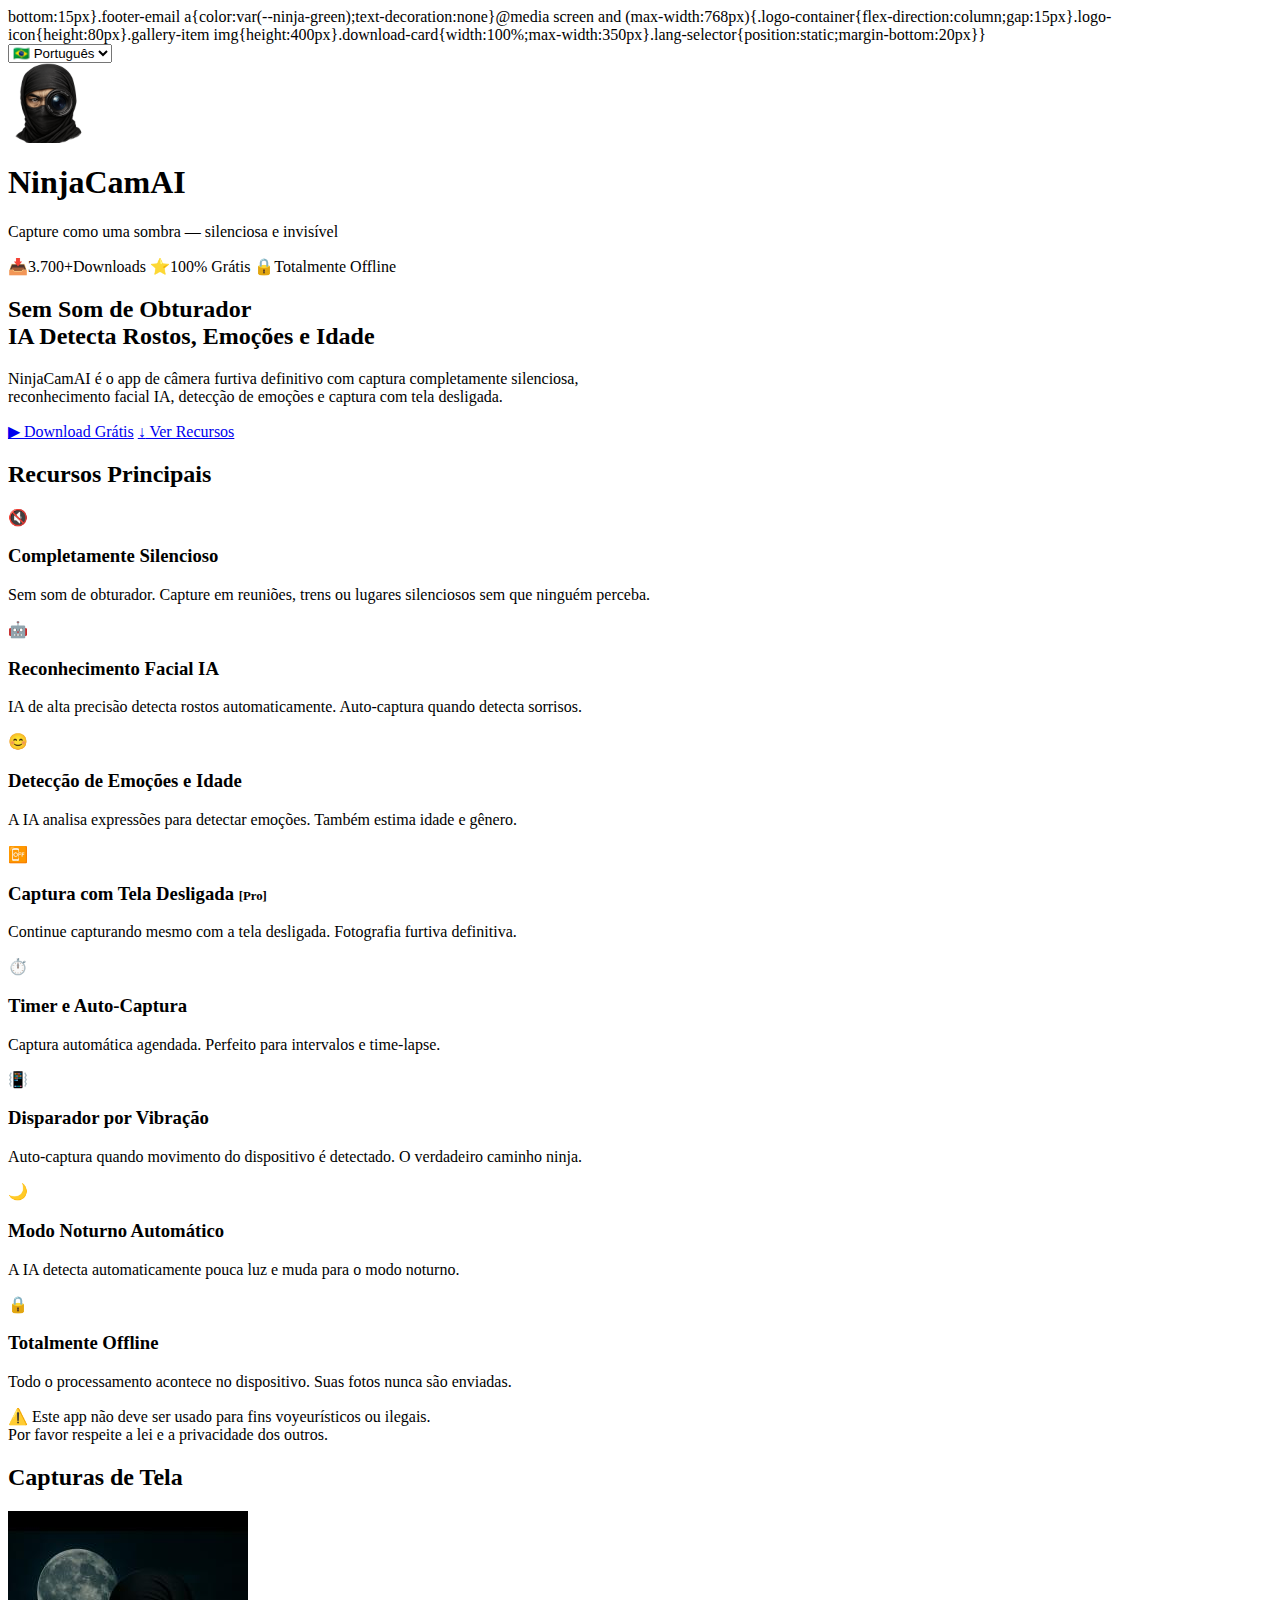
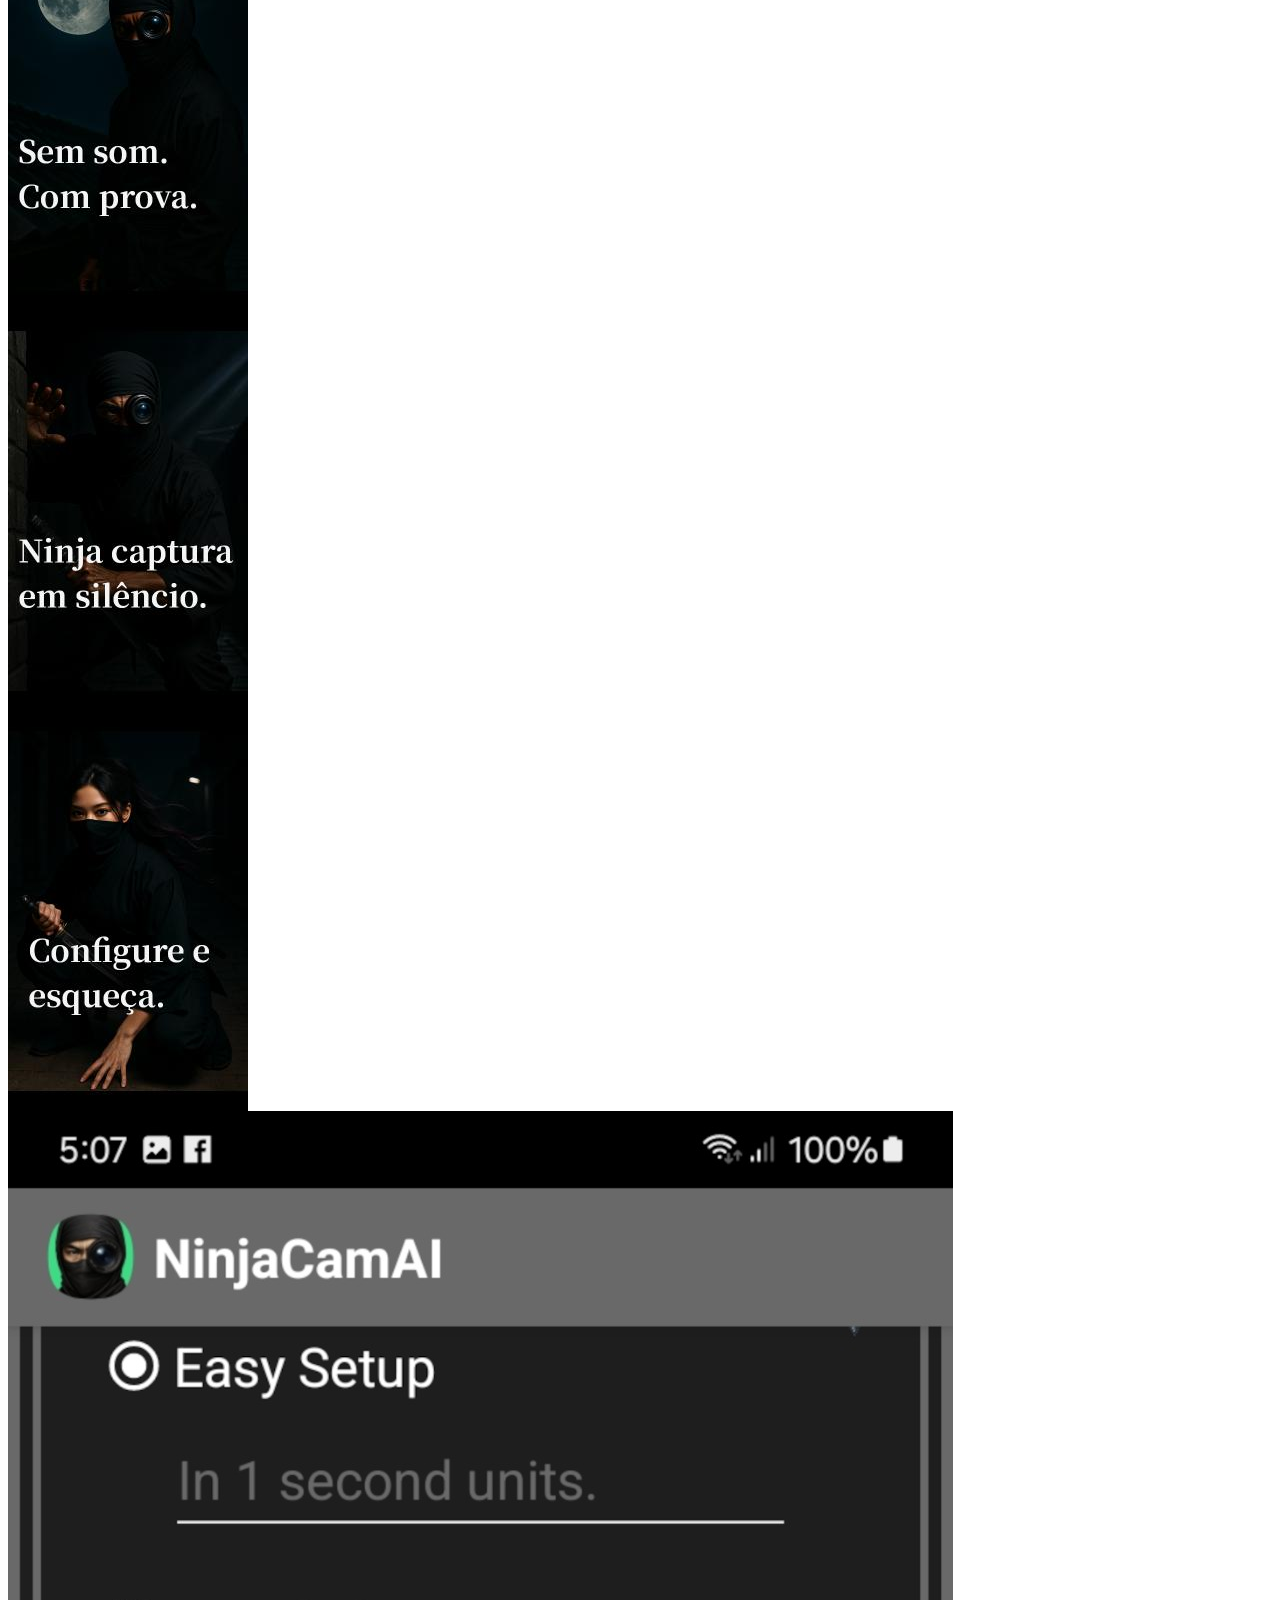
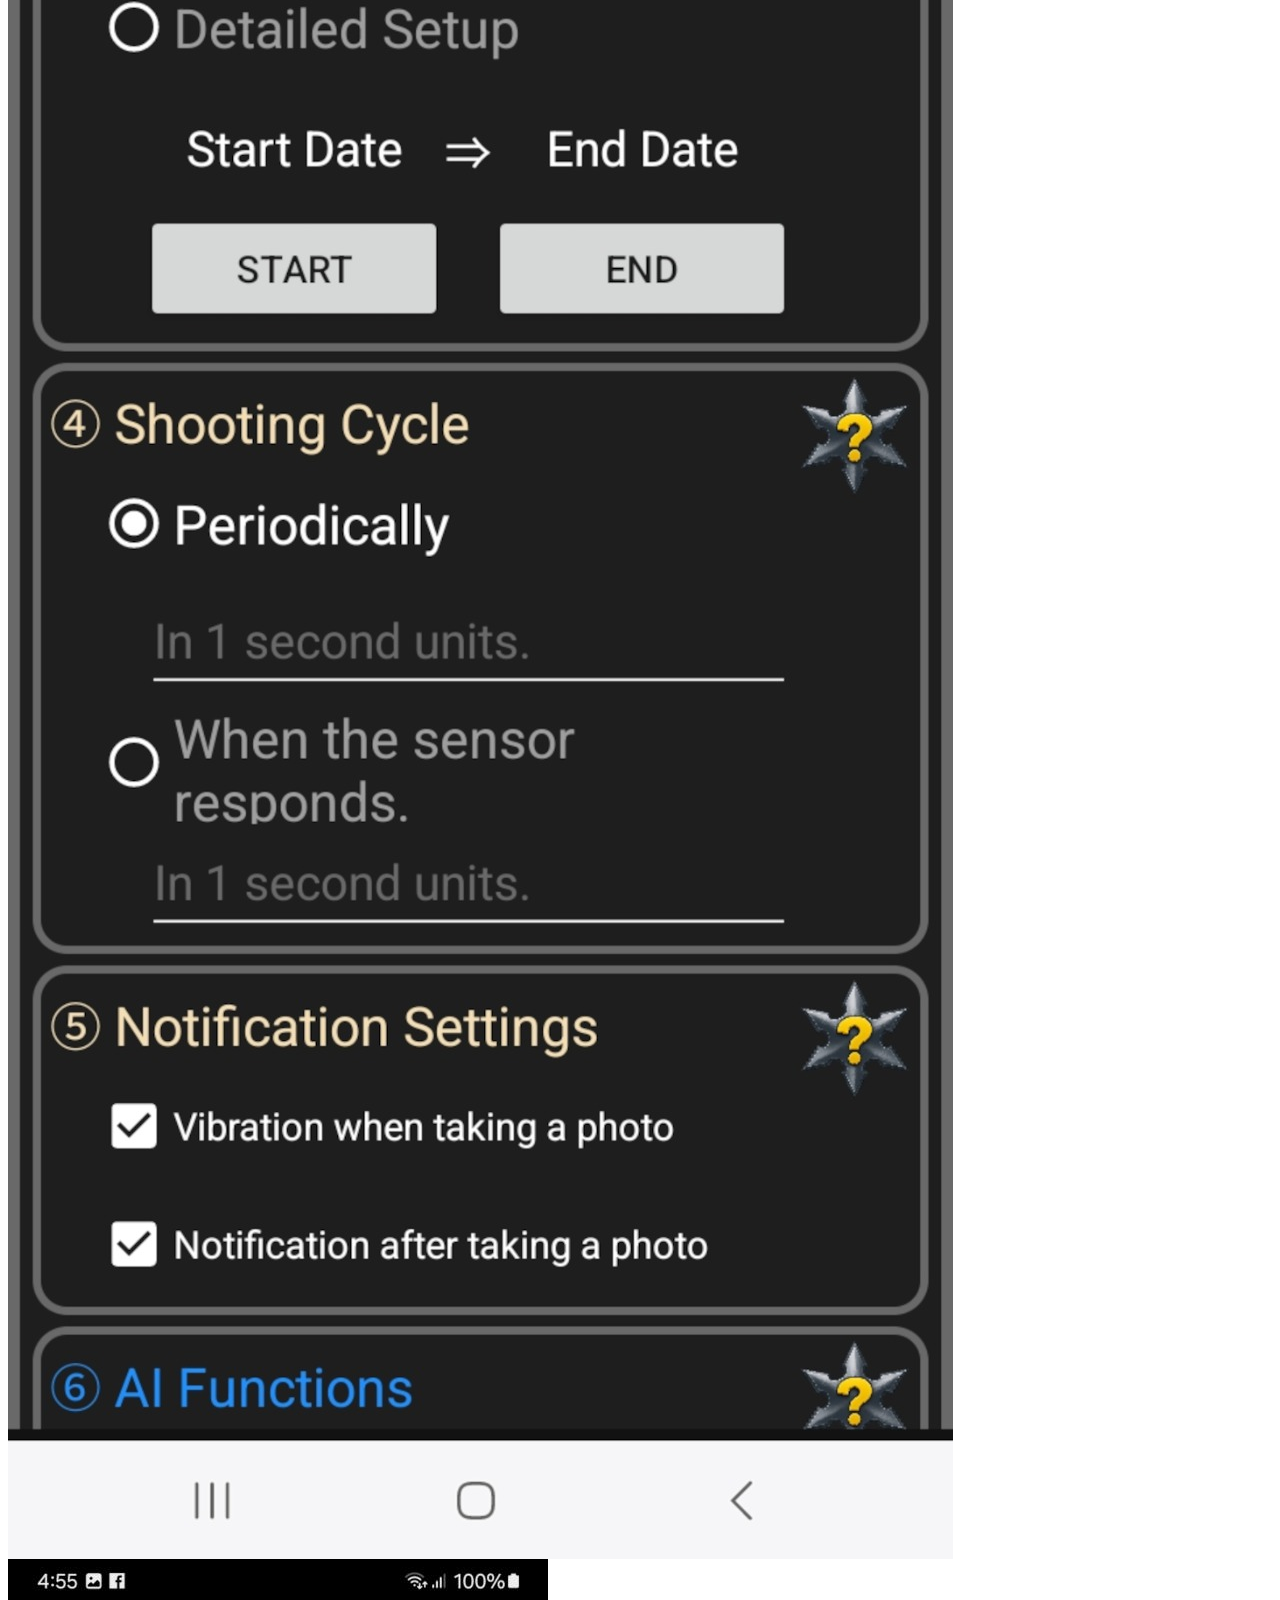
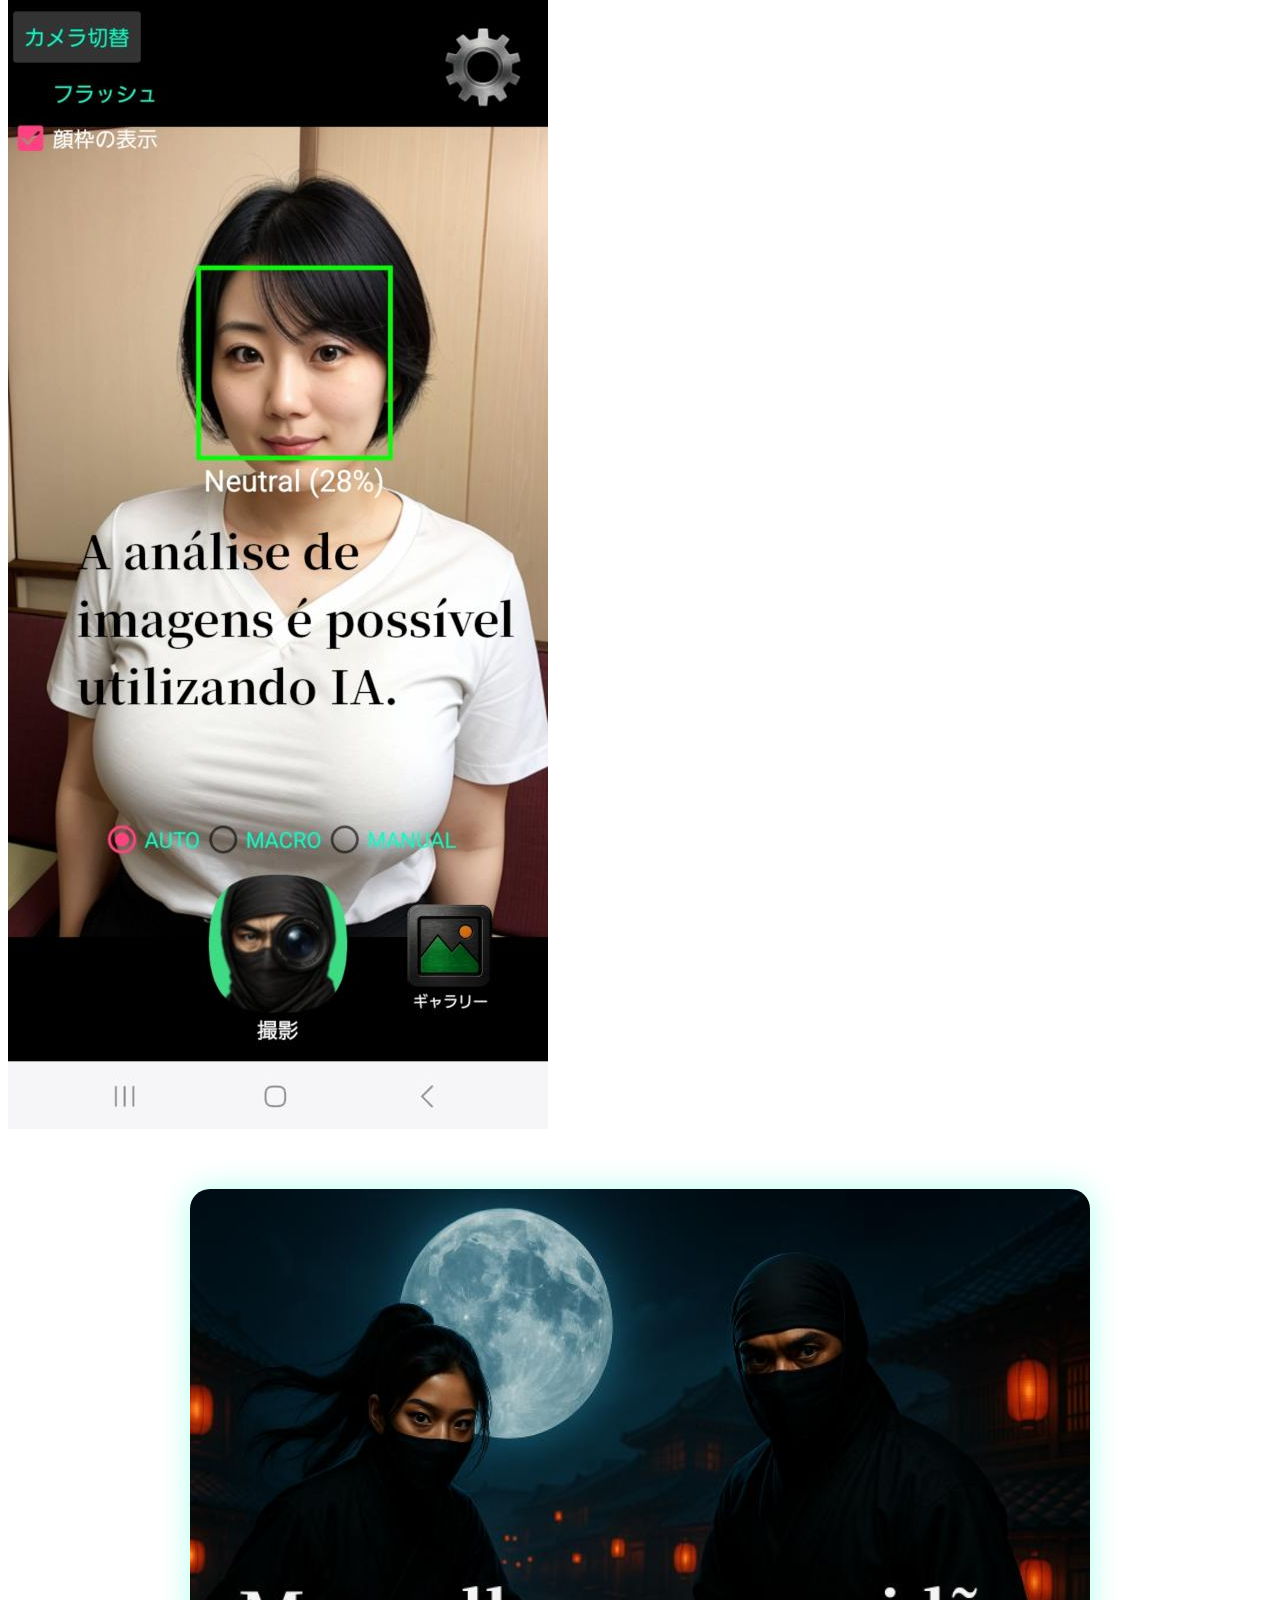
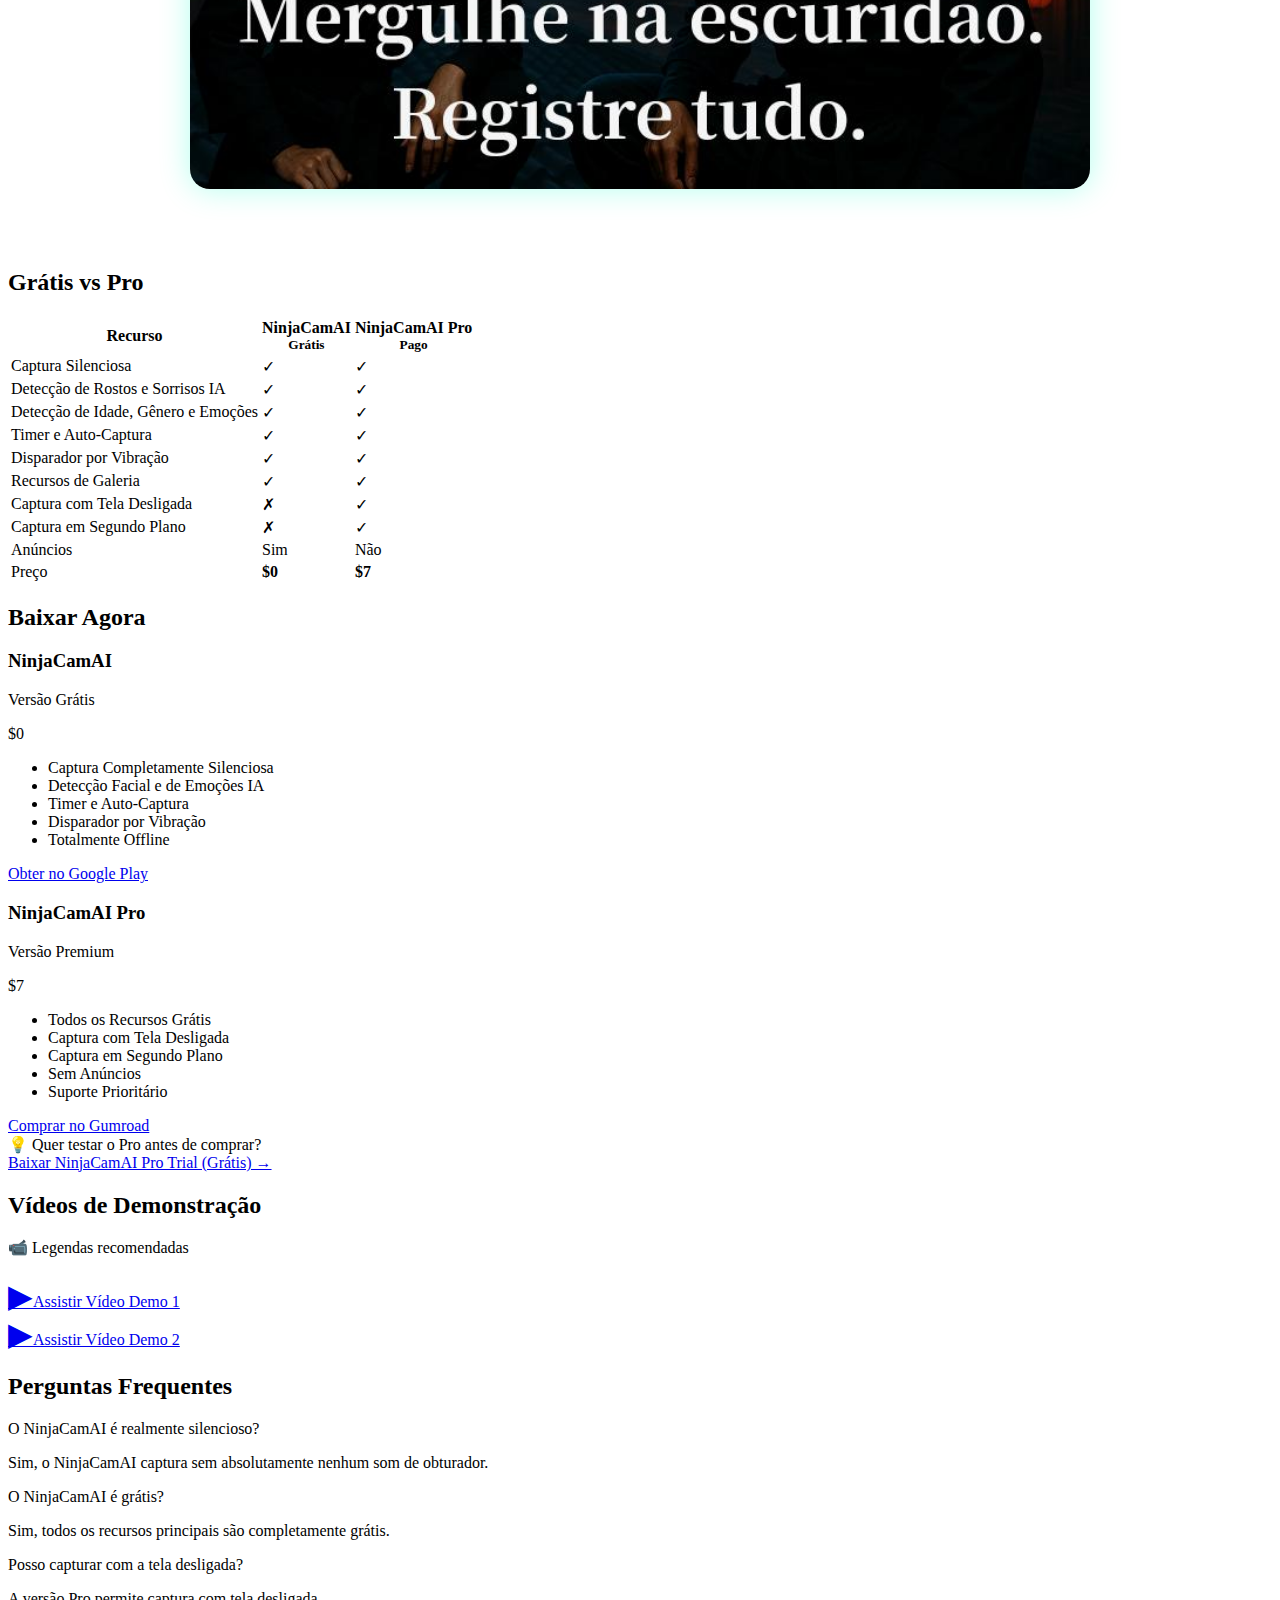
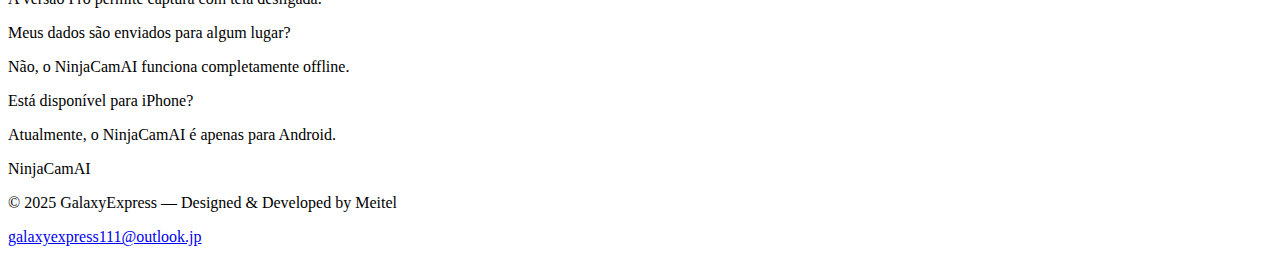
<file: index_pt.html>
bottom:15px}.footer-email a{color:var(--ninja-green);text-decoration:none}@media screen and (max-width:768px){.logo-container{flex-direction:column;gap:15px}.logo-icon{height:80px}.gallery-item img{height:400px}.download-card{width:100%;max-width:350px}.lang-selector{position:static;margin-bottom:20px}}</style>
  <script async src="https://www.googletagmanager.com/gtag/js?id=G-XCJ0FJ0WYF"></script>
  <script>window.dataLayer=window.dataLayer||[];function gtag(){dataLayer.push(arguments);}gtag('js',new Date());gtag('config','G-XCJ0FJ0WYF');</script>
</head>
<body>
  <div class="matrix-bg"></div>
  <header>
    <div class="lang-selector">
      <select onchange="location.href=this.value;">
        <option value="index.html">🇺🇸 English</option>
        <option value="index_ja.html">🇯🇵 日本語</option>
        <option value="index_de.html">🇩🇪 Deutsch</option>
        <option value="index_es.html">🇪🇸 Español</option>
        <option value="index_pt.html" selected>🇧🇷 Português</option>
        <option value="index_ru.html">🇷🇺 Русский</option>
        <option value="index_zh.html">🇨🇳 中文</option>
        <option value="index_ko.html">🇰🇷 한국어</option>
        <option value="index_hi.html">🇮🇳 हिन्दी</option>
        <option value="index_id.html">🇮🇩 Indonesia</option>
      </select>
    </div>
    <div class="logo-container">
      <img src="assets/logo.png" alt="NinjaCamAI Logo" class="logo-icon">
      <h1 class="logo-text">NinjaCamAI</h1>
    </div>
    <p class="tagline">Capture como uma sombra — silenciosa e invisível</p>
    <div class="badges">
      <span class="badge"><span>📥</span><span class="badge-number">3.700+</span><span>Downloads</span></span>
      <span class="badge"><span>⭐</span><span>100% Grátis</span></span>
      <span class="badge"><span>🔒</span><span>Totalmente Offline</span></span>
    </div>
  </header>
  <section class="hero">
    <h2 class="hero-title"><span class="highlight">Sem Som de Obturador</span><br>IA Detecta Rostos, Emoções e Idade</h2>
    <p class="hero-description">NinjaCamAI é o app de câmera furtiva definitivo com captura completamente silenciosa,<br>reconhecimento facial IA, detecção de emoções e captura com tela desligada.</p>
    <div class="cta-buttons">
      <a href="https://play.google.com/store/apps/details?id=com.galaxyexpress.ninja_camera" class="cta-btn cta-btn-primary" target="_blank"><span>▶</span> Download Grátis</a>
      <a href="#features" class="cta-btn cta-btn-secondary"><span>↓</span> Ver Recursos</a>
    </div>
  </section>
  <section class="features" id="features">
    <h2 class="section-title">Recursos Principais</h2>
    <div class="features-grid">
      <article class="feature-card"><span class="feature-icon">🔇</span><h3 class="feature-title">Completamente Silencioso</h3><p class="feature-desc">Sem som de obturador. Capture em reuniões, trens ou lugares silenciosos sem que ninguém perceba.</p></article>
      <article class="feature-card"><span class="feature-icon">🤖</span><h3 class="feature-title">Reconhecimento Facial IA</h3><p class="feature-desc">IA de alta precisão detecta rostos automaticamente. Auto-captura quando detecta sorrisos.</p></article>
      <article class="feature-card"><span class="feature-icon">😊</span><h3 class="feature-title">Detecção de Emoções e Idade</h3><p class="feature-desc">A IA analisa expressões para detectar emoções. Também estima idade e gênero.</p></article>
      <article class="feature-card"><span class="feature-icon">📴</span><h3 class="feature-title">Captura com Tela Desligada <span style="color:var(--ninja-gold);font-size:0.8rem;">[Pro]</span></h3><p class="feature-desc">Continue capturando mesmo com a tela desligada. Fotografia furtiva definitiva.</p></article>
      <article class="feature-card"><span class="feature-icon">⏱️</span><h3 class="feature-title">Timer e Auto-Captura</h3><p class="feature-desc">Captura automática agendada. Perfeito para intervalos e time-lapse.</p></article>
      <article class="feature-card"><span class="feature-icon">📳</span><h3 class="feature-title">Disparador por Vibração</h3><p class="feature-desc">Auto-captura quando movimento do dispositivo é detectado. O verdadeiro caminho ninja.</p></article>
      <article class="feature-card"><span class="feature-icon">🌙</span><h3 class="feature-title">Modo Noturno Automático</h3><p class="feature-desc">A IA detecta automaticamente pouca luz e muda para o modo noturno.</p></article>
      <article class="feature-card"><span class="feature-icon">🔒</span><h3 class="feature-title">Totalmente Offline</h3><p class="feature-desc">Todo o processamento acontece no dispositivo. Suas fotos nunca são enviadas.</p></article>
    </div>
  </section>
  <div class="warning"><p>⚠️ Este app não deve ser usado para fins voyeurísticos ou ilegais.<br>Por favor respeite a lei e a privacidade dos outros.</p></div>
  <section class="gallery">
    <h2 class="section-title">Capturas de Tela</h2>
    <div class="gallery-scroll">
      <div class="gallery-item"><img src="assets_pt/NO1.jpg" alt="NinjaCamAI Captura Silenciosa" loading="lazy"></div>
      <div class="gallery-item"><img src="assets_pt/NO2.jpg" alt="NinjaCamAI Modo Furtivo" loading="lazy"></div>
      <div class="gallery-item"><img src="assets_pt/NO3.jpg" alt="NinjaCamAI Timer" loading="lazy"></div>
      <div class="gallery-item"><img src="assets_pt/NO4.jpg" alt="NinjaCamAI Configurações" loading="lazy"></div>
      <div class="gallery-item"><img src="assets_pt/NO5.jpg" alt="NinjaCamAI Reconhecimento Facial" loading="lazy"></div>
    </div>
  </section>
  <div style="text-align:center;padding:60px 20px;"><img src="assets_pt/Future.jpg" alt="NinjaCamAI" style="max-width:900px;width:100%;border-radius:20px;box-shadow:0 0 30px rgba(0,255,198,0.3);" loading="lazy"></div>
  <section class="comparison">
    <h2 class="section-title">Grátis vs Pro</h2>
    <table class="compare-table">
      <thead><tr><th>Recurso</th><th>NinjaCamAI<br><small>Grátis</small></th><th>NinjaCamAI Pro<br><small>Pago</small></th></tr></thead>
      <tbody>
        <tr><td>Captura Silenciosa</td><td><span class="check">✓</span></td><td><span class="check">✓</span></td></tr>
        <tr><td>Detecção de Rostos e Sorrisos IA</td><td><span class="check">✓</span></td><td><span class="check">✓</span></td></tr>
        <tr><td>Detecção de Idade, Gênero e Emoções</td><td><span class="check">✓</span></td><td><span class="check">✓</span></td></tr>
        <tr><td>Timer e Auto-Captura</td><td><span class="check">✓</span></td><td><span class="check">✓</span></td></tr>
        <tr><td>Disparador por Vibração</td><td><span class="check">✓</span></td><td><span class="check">✓</span></td></tr>
        <tr><td>Recursos de Galeria</td><td><span class="check">✓</span></td><td><span class="check">✓</span></td></tr>
        <tr><td>Captura com Tela Desligada</td><td><span class="cross">✗</span></td><td><span class="check">✓</span></td></tr>
        <tr><td>Captura em Segundo Plano</td><td><span class="cross">✗</span></td><td><span class="check">✓</span></td></tr>
        <tr><td>Anúncios</td><td>Sim</td><td><span class="check">Não</span></td></tr>
        <tr><td>Preço</td><td><strong style="color:var(--ninja-green)">$0</strong></td><td><strong style="color:var(--ninja-gold)">$7</strong></td></tr>
      </tbody>
    </table>
  </section>
  <section class="download" id="download">
    <h2 class="section-title">Baixar Agora</h2>
    <div class="download-cards">
      <div class="download-card free">
        <h3>NinjaCamAI</h3><p style="color:var(--text-sub);">Versão Grátis</p><p class="price">$0</p>
        <ul><li>Captura Completamente Silenciosa</li><li>Detecção Facial e de Emoções IA</li><li>Timer e Auto-Captura</li><li>Disparador por Vibração</li><li>Totalmente Offline</li></ul>
        <a href="https://play.google.com/store/apps/details?id=com.galaxyexpress.ninja_camera" class="download-btn" target="_blank">Obter no Google Play</a>
      </div>
      <div class="download-card pro">
        <h3>NinjaCamAI Pro</h3><p style="color:var(--text-sub);">Versão Premium</p><p class="price">$7</p>
        <ul><li>Todos os Recursos Grátis</li><li>Captura com Tela Desligada</li><li>Captura em Segundo Plano</li><li>Sem Anúncios</li><li>Suporte Prioritário</li></ul>
        <a href="https://meitel.gumroad.com/l/ninjacamai-pro" class="download-btn" target="_blank">Comprar no Gumroad</a>
      </div>
    </div>
    <div class="trial-link">💡 Quer testar o Pro antes de comprar?<br><a href="https://meitel.gumroad.com/l/ninjacamai-pro-trial" target="_blank">Baixar NinjaCamAI Pro Trial (Grátis) →</a></div>
  </section>
  <section class="videos">
    <h2 class="section-title">Vídeos de Demonstração</h2>
    <p style="color:var(--text-sub);margin-bottom:20px;">📹 Legendas recomendadas</p>
    <div class="video-grid">
      <div class="video-card"><a href="https://youtube.com/shorts/LHtdWf3iZi8" target="_blank"><span style="font-size:2rem;">▶</span><span>Assistir Vídeo Demo 1</span></a></div>
      <div class="video-card"><a href="https://youtube.com/shorts/JKdhha0Bdic" target="_blank"><span style="font-size:2rem;">▶</span><span>Assistir Vídeo Demo 2</span></a></div>
    </div>
  </section>
  <section class="faq">
    <h2 class="section-title">Perguntas Frequentes</h2>
    <div class="faq-item"><div class="faq-question">O NinjaCamAI é realmente silencioso?</div><div class="faq-answer"><p>Sim, o NinjaCamAI captura sem absolutamente nenhum som de obturador.</p></div></div>
    <div class="faq-item"><div class="faq-question">O NinjaCamAI é grátis?</div><div class="faq-answer"><p>Sim, todos os recursos principais são completamente grátis.</p></div></div>
    <div class="faq-item"><div class="faq-question">Posso capturar com a tela desligada?</div><div class="faq-answer"><p>A versão Pro permite captura com tela desligada.</p></div></div>
    <div class="faq-item"><div class="faq-question">Meus dados são enviados para algum lugar?</div><div class="faq-answer"><p>Não, o NinjaCamAI funciona completamente offline.</p></div></div>
    <div class="faq-item"><div class="faq-question">Está disponível para iPhone?</div><div class="faq-answer"><p>Atualmente, o NinjaCamAI é apenas para Android.</p></div></div>
  </section>
  <footer>
    <p class="footer-logo">NinjaCamAI</p>
    <p class="footer-copy">© 2025 GalaxyExpress — Designed & Developed by Meitel</p>
    <p class="footer-email"><a href="mailto:galaxyexpress111@outlook.jp">galaxyexpress111@outlook.jp</a></p>
  </footer>
  <script>document.querySelectorAll('.faq-question').forEach(q=>{q.addEventListener('click',()=>{q.parentElement.classList.toggle('active');});});</script>
</body>
</html>
</file>
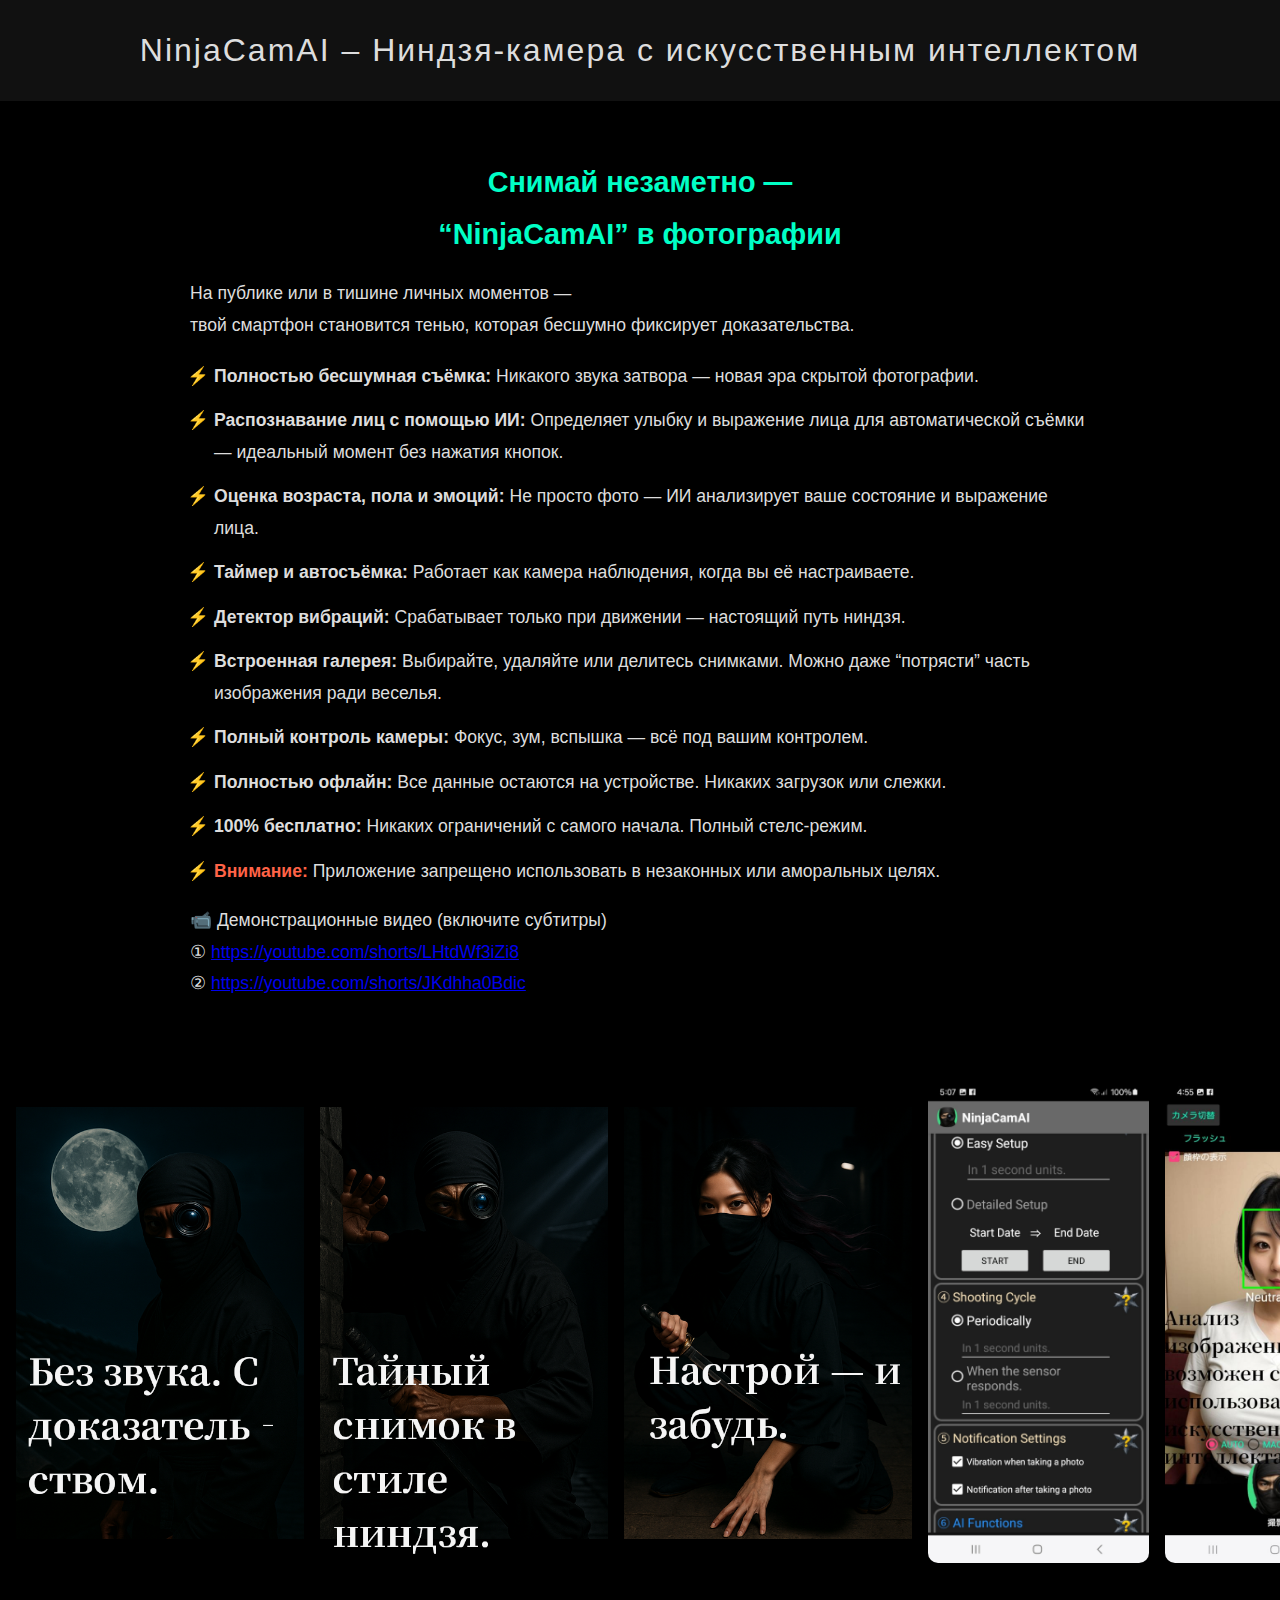
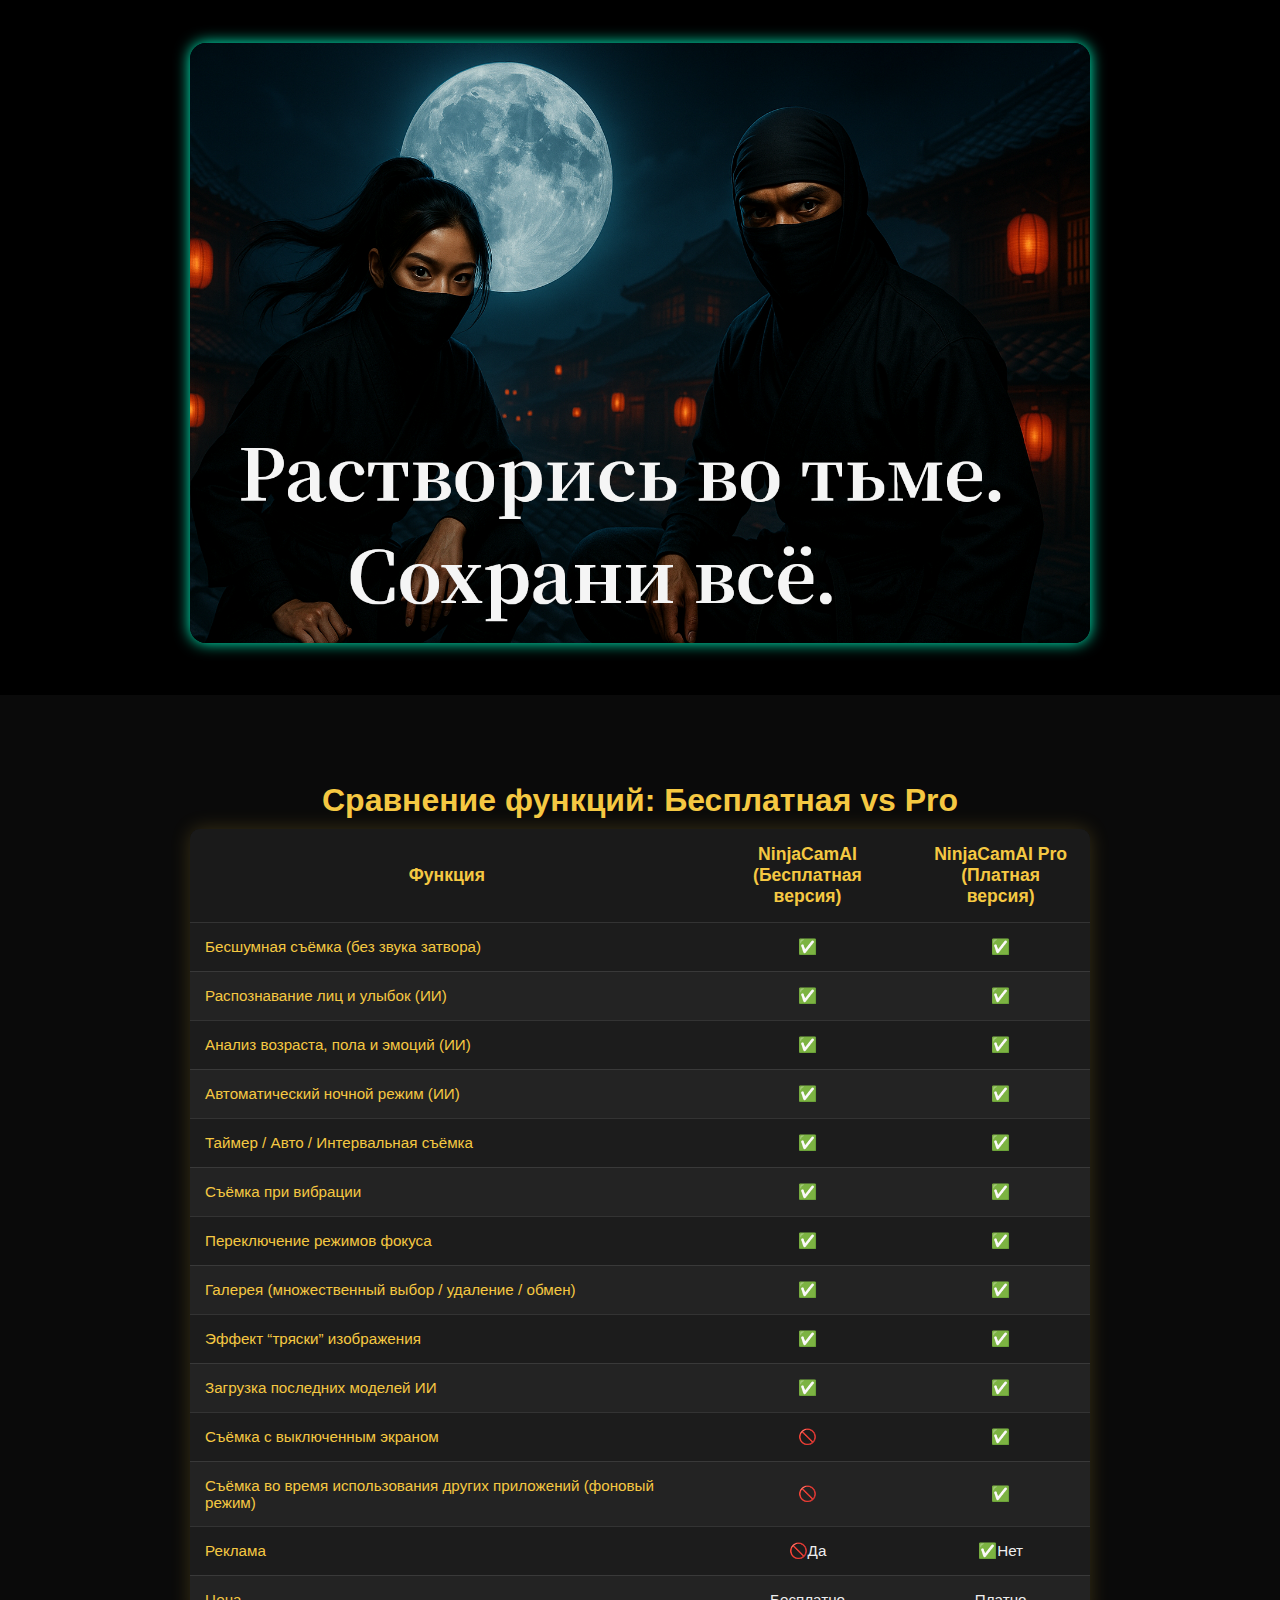
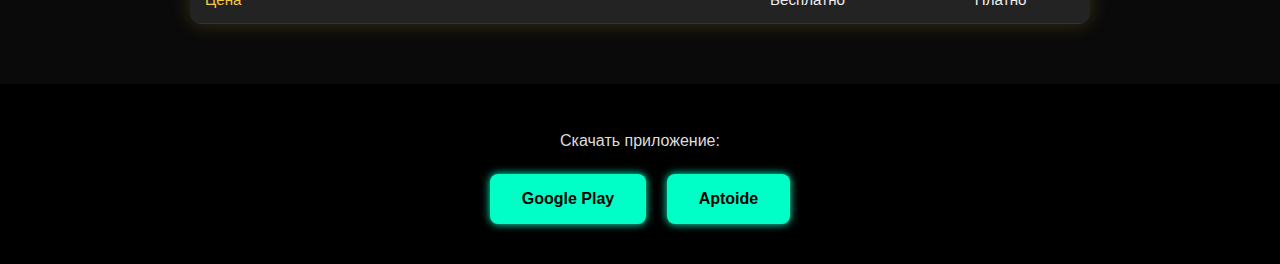
<file: index_ro.html>
<!DOCTYPE html>
<html lang="ru">
<head>
  <meta charset="UTF-8">
  <meta name="viewport" content="width=device-width, initial-scale=1.0">
  <title>NinjaCamAI - Самое мощное бесшумное приложение камеры с ИИ и офлайн-режимом</title>
  <meta name="description" content="NinjaCamAI — это лучшее скрытое приложение камеры с бесшумной съёмкой, распознаванием лиц на основе ИИ, определением эмоций и возраста, автоматической съёмкой, детекцией вибраций и полной офлайн-работой — всё бесплатно.">
  <meta name="keywords" content="тихая камера, камера ИИ, распознавание лиц, эмоции, автоматическая съёмка, скрытая камера, безопасность, Android, офлайн камера">
  <meta name="author" content="GalaxyExpress">
  <meta property="og:title" content="NinjaCamAI - Лучшая бесшумная камера с ИИ" />
  <meta property="og:description" content="Снимай как тень — тихо, умно и незаметно. ИИ распознаёт лица, эмоции и возраст, чтобы запечатлеть всё, что другие не заметят." />
  <meta property="og:image" content="assets/NO1_ru_google.png" />
  <meta property="og:url" content="https://your-ninjacamai-site.netlify.app/" />
  <meta name="twitter:card" content="summary_large_image" />
  <link rel="canonical" href="https://your-ninjacamai-site.netlify.app/">
  <style>
    body {
      margin: 0;
      font-family: 'Segoe UI', sans-serif;
      background: #000;
      color: #fff;
    }
    header {
      padding: 2rem 1rem;
      text-align: center;
      background: #111;
      font-size: 2rem;
      letter-spacing: 2px;
    }
    .section {
      padding: 2rem 1rem;
      max-width: 900px;
      margin: auto;
      font-size: 1.1rem;
      line-height: 1.8;
    }
    .section h2 {
      color: #00ffc6;
      font-size: 1.8rem;
      text-align: center;
      margin-bottom: 1rem;
    }
    .section ul li::marker {
      content: "⚡ ";
      color: #00ffc6;
    }
    .section ul {
      padding-left: 1.5rem;
    }
    .section ul li {
      margin-bottom: 0.8rem;
    }
    .section p {
      margin-bottom: 1.2rem;
    }
    .image-gallery {
      display: flex;
      overflow-x: auto;
      scroll-snap-type: x mandatory;
      -webkit-overflow-scrolling: touch;
      gap: 1rem;
      padding: 2rem 1rem;
    }
    .image-gallery img {
      height: auto;
      max-height: 480px;
      width: auto;
      max-width: 100%;
      scroll-snap-align: center;
      flex-shrink: 0;
      border-radius: 10px;
    }
    .highlight-image {
      text-align: center;
      padding: 3rem 1rem;
    }
    .highlight-image img {
      width: 100%;
      max-width: 900px;
      border-radius: 16px;
      box-shadow: 0 0 15px #00ffc6;
    }
    .link-buttons {
      text-align: center;
      padding: 2rem 1rem;
    }
    .link-buttons a {
      display: inline-block;
      margin: 0.5rem;
      padding: 1rem 2rem;
      background: #00ffc6;
      color: #000;
      font-weight: bold;
      border-radius: 8px;
      text-decoration: none;
      box-shadow: 0 0 8px #00ffc6;
    }
    .link-buttons a:hover {
      background: #00ddb0;
    }
    @media screen and (max-width: 600px) {
      header {
        font-size: 1.5rem;
      }
      .section {
        font-size: 1rem;
      }
      .section h2 {
        font-size: 1.5rem;
      }
    }
  </style>
</head>

<body>
  <header>
    NinjaCamAI – Ниндзя-камера с искусственным интеллектом
  </header>

  <section class="section">
    <h2>Снимай незаметно —<br>“NinjaCamAI” в фотографии</h2>

    <p>На публике или в тишине личных моментов —<br>
    твой смартфон становится тенью, которая бесшумно фиксирует доказательства.</p>

    <ul>
      <li><strong>Полностью бесшумная съёмка:</strong> Никакого звука затвора — новая эра скрытой фотографии.</li>
      <li><strong>Распознавание лиц с помощью ИИ:</strong> Определяет улыбку и выражение лица для автоматической съёмки — идеальный момент без нажатия кнопок.</li>
      <li><strong>Оценка возраста, пола и эмоций:</strong> Не просто фото — ИИ анализирует ваше состояние и выражение лица.</li>
      <li><strong>Таймер и автосъёмка:</strong> Работает как камера наблюдения, когда вы её настраиваете.</li>
      <li><strong>Детектор вибраций:</strong> Срабатывает только при движении — настоящий путь ниндзя.</li>
      <li><strong>Встроенная галерея:</strong> Выбирайте, удаляйте или делитесь снимками. Можно даже “потрясти” часть изображения ради веселья.</li>
      <li><strong>Полный контроль камеры:</strong> Фокус, зум, вспышка — всё под вашим контролем.</li>
      <li><strong>Полностью офлайн:</strong> Все данные остаются на устройстве. Никаких загрузок или слежки.</li>
      <li><strong>100% бесплатно:</strong> Никаких ограничений с самого начала. Полный стелс-режим.</li>
      <li><strong style="color:tomato;">Внимание:</strong> Приложение запрещено использовать в незаконных или аморальных целях.</li>
    </ul>

    <p>📹 Демонстрационные видео (включите субтитры)<br>
      ① <a href="https://youtube.com/shorts/LHtdWf3iZi8" target="_blank">https://youtube.com/shorts/LHtdWf3iZi8</a><br>
      ② <a href="https://youtube.com/shorts/JKdhha0Bdic" target="_blank">https://youtube.com/shorts/JKdhha0Bdic</a>
    </p>
  </section>

  <div class="image-gallery">
    <img src="assets_ru/NO1.png" alt="Без звука, но с доказательствами">
    <img src="assets_ru/NO2.png" alt="Секретная съёмка в стиле ниндзя">
    <img src="assets_ru/NO3.png" alt="Настрой и забудь">
    <img src="assets_ru/NO4.jpg" alt="Экран настроек приложения">
    <img src="assets_ru/NO5.jpg" alt="Экран распознавания ИИ">
  </div>

  <div class="highlight-image">
    <img src="assets_ru/Future.png" alt="Растворись во тьме. Запечатлей всё.">
  </div>

<section class="feature-compare">
  <h2>Сравнение функций: Бесплатная vs Pro</h2>
  <table class="compare-table">
    <thead>
      <tr>
        <th>Функция</th>
        <th>NinjaCamAI<br><span>(Бесплатная версия)</span></th>
        <th>NinjaCamAI Pro<br><span>(Платная версия)</span></th>
      </tr>
    </thead>
    <tbody>
      <tr><td>Бесшумная съёмка (без звука затвора)</td><td>✅</td><td>✅</td></tr>
      <tr><td>Распознавание лиц и улыбок (ИИ)</td><td>✅</td><td>✅</td></tr>
      <tr><td>Анализ возраста, пола и эмоций (ИИ)</td><td>✅</td><td>✅</td></tr>
      <tr><td>Автоматический ночной режим (ИИ)</td><td>✅</td><td>✅</td></tr>
      <tr><td>Таймер / Авто / Интервальная съёмка</td><td>✅</td><td>✅</td></tr>
      <tr><td>Съёмка при вибрации</td><td>✅</td><td>✅</td></tr>
      <tr><td>Переключение режимов фокуса</td><td>✅</td><td>✅</td></tr>
      <tr><td>Галерея (множественный выбор / удаление / обмен)</td><td>✅</td><td>✅</td></tr>
      <tr><td>Эффект “тряски” изображения</td><td>✅</td><td>✅</td></tr>
      <tr><td>Загрузка последних моделей ИИ</td><td>✅</td><td>✅</td></tr>
      <tr><td>Съёмка с выключенным экраном</td><td>🚫</td><td>✅</td></tr>
      <tr><td>Съёмка во время использования других приложений (фоновый режим)</td><td>🚫</td><td>✅</td></tr>
      <tr><td>Реклама</td><td>🚫Да</td><td>✅Нет</td></tr>
      <tr><td>Цена</td><td>Бесплатно</td><td>Платно</td></tr>
    </tbody>
  </table>
</section>

<style>
body {
  background: #000;
  color: #ddd;
  font-family: 'Noto Sans', sans-serif;
  margin: 0;
  padding: 0;
}
.feature-compare {
  background: #0a0a0a;
  text-align: center;
  padding: 60px 20px;
}
.feature-compare h2 {
  color: #f5c842;
  font-size: 2em;
  margin-bottom: 10px;
}
.compare-table {
  width: 95%;
  max-width: 900px;
  margin: 0 auto;
  border-collapse: collapse;
  background: rgba(30, 30, 30, 0.9);
  box-shadow: 0 0 20px rgba(245, 200, 66, 0.2);
  border-radius: 10px;
  overflow: hidden;
}
.compare-table th, .compare-table td {
  padding: 15px;
  border-bottom: 1px solid rgba(255, 255, 255, 0.1);
}
.compare-table th {
  background: #1a1a1a;
  color: #f5c842;
  font-size: 1.1em;
}
.compare-table td {
  color: #eee;
  font-size: 0.95em;
}
.compare-table tr:nth-child(even) {
  background: rgba(255, 255, 255, 0.03);
}
.compare-table tr:hover {
  background: rgba(245, 200, 66, 0.05);
}
.compare-table td:first-child {
  text-align: left;
  color: #f5c842;
  font-weight: 500;
}
</style>

  <div class="link-buttons">
    <p>Скачать приложение:</p>
    <a href="https://play.google.com/store/apps/details?id=com.galaxyexpress.ninja_camera" target="_blank">Google Play</a>
    <a href="https://ninjacamai.ru.aptoide.com/app" target="_blank">Aptoide</a>
  </div>
</body>
</html>
</file>
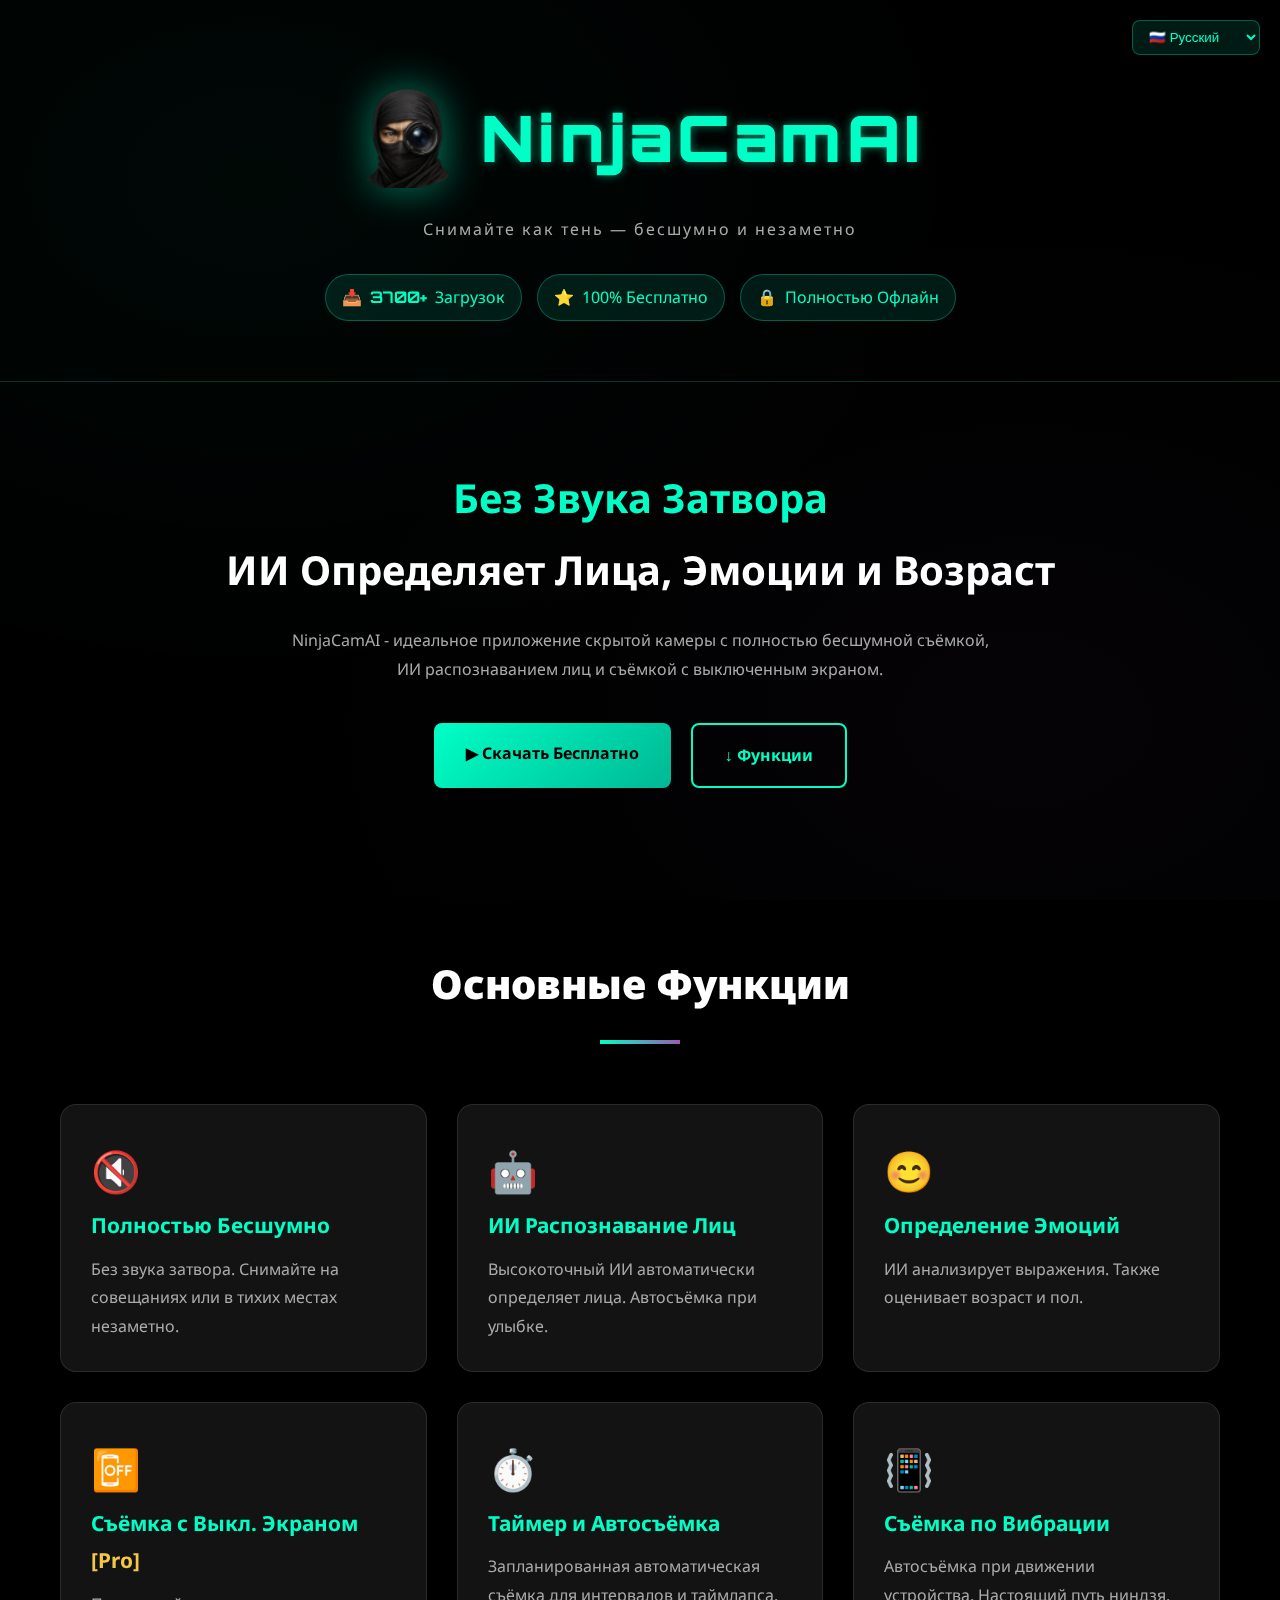
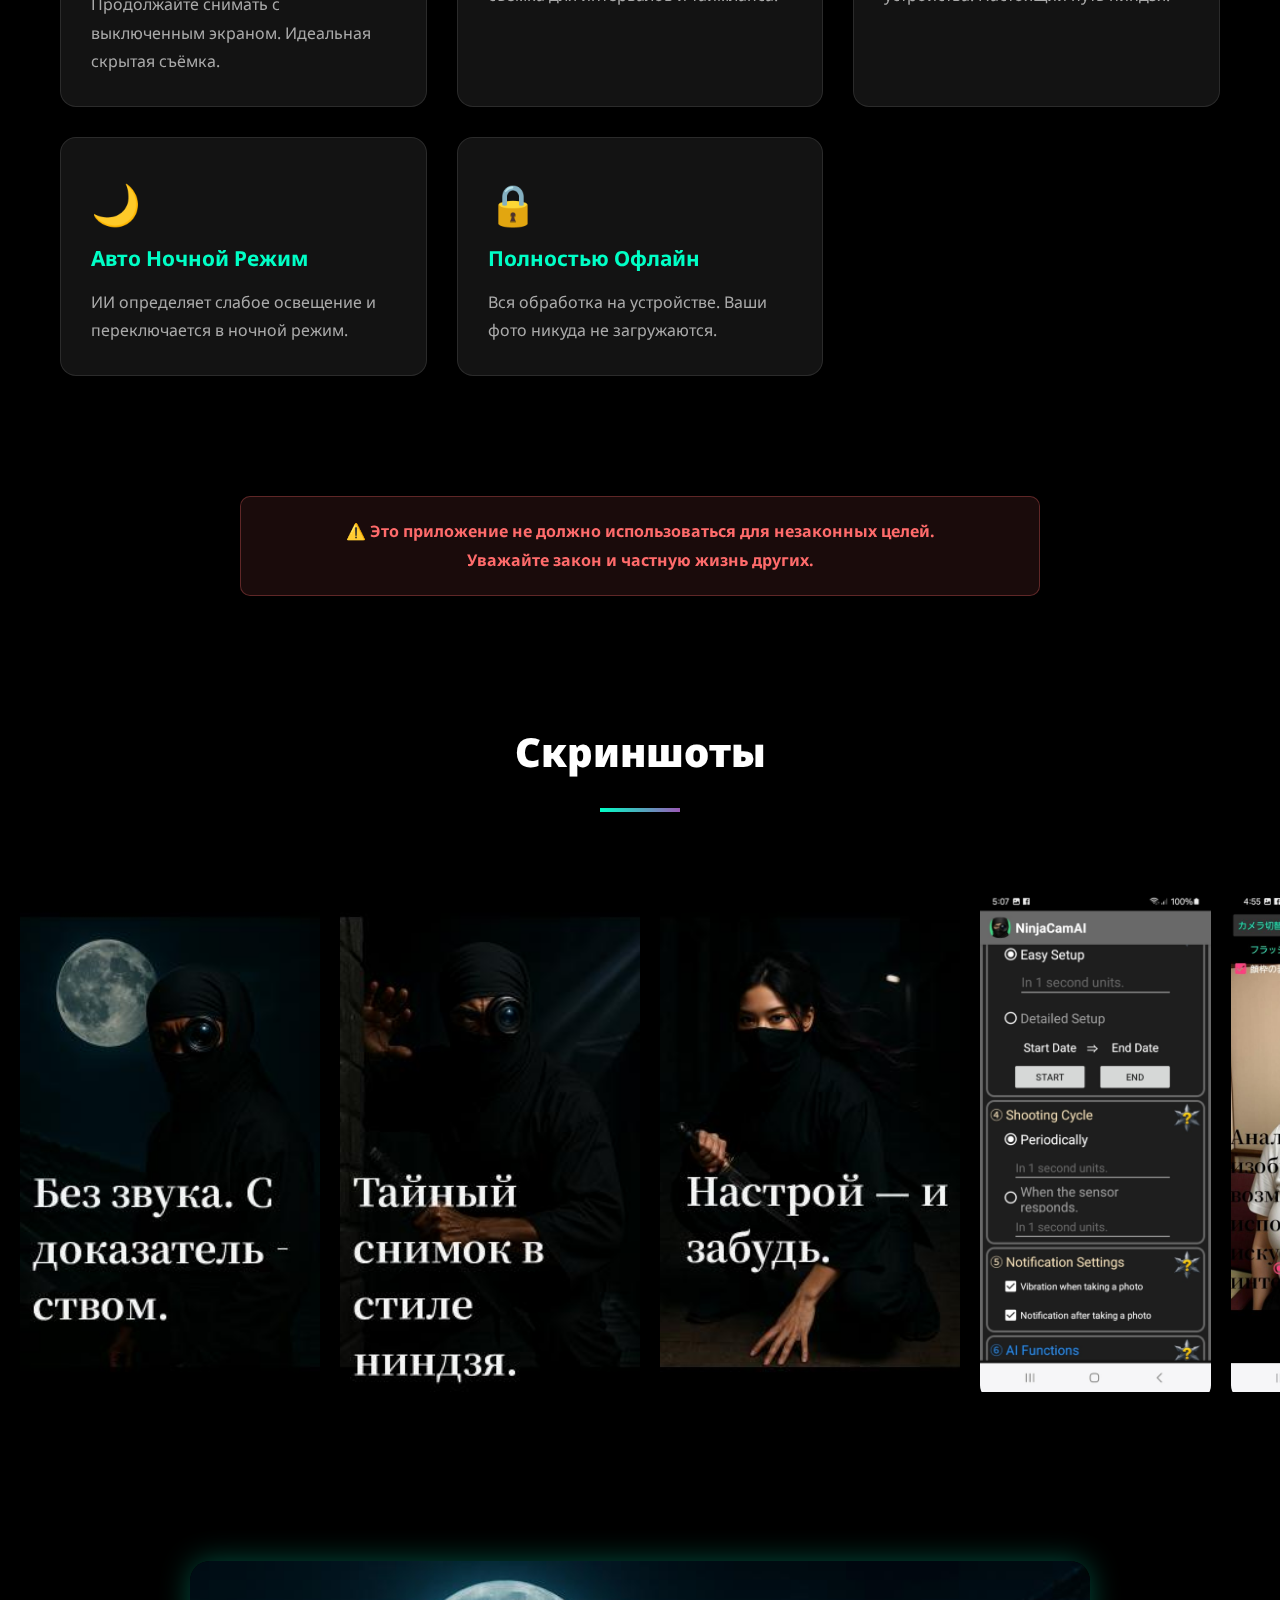
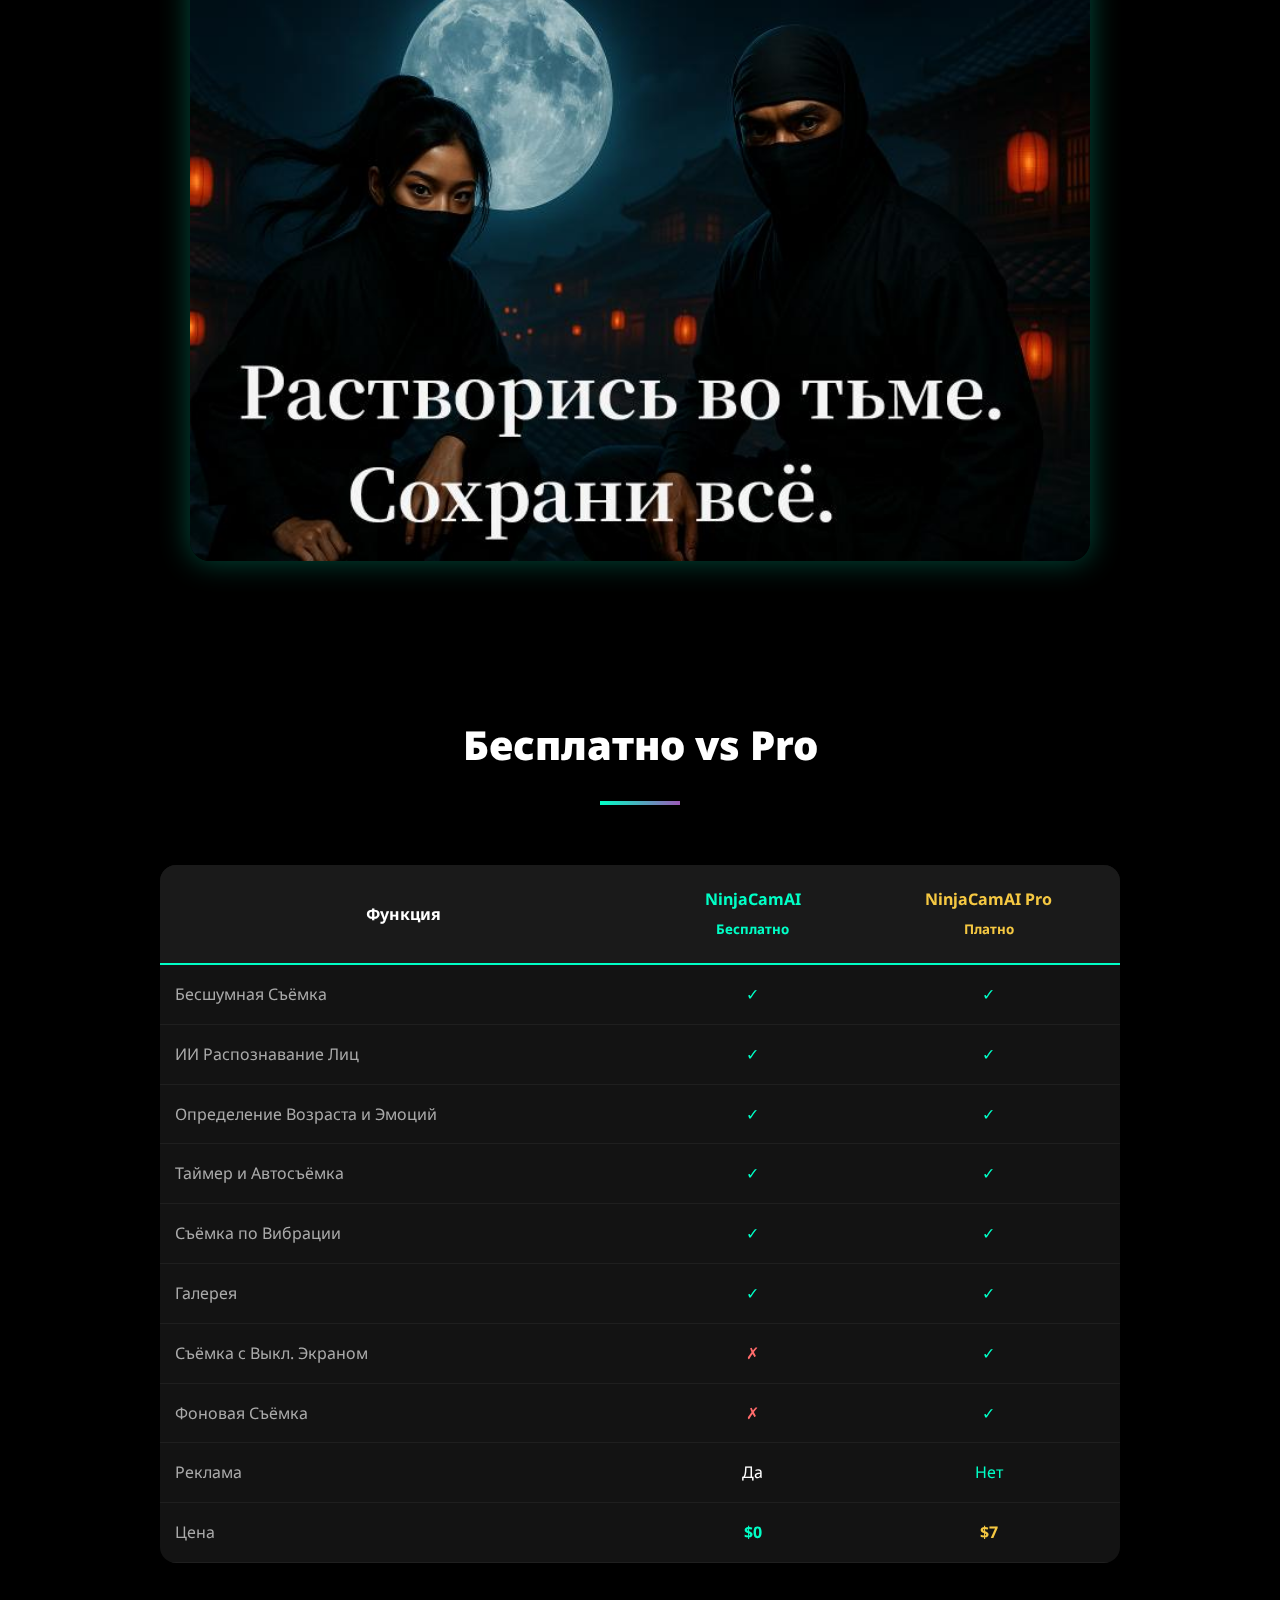
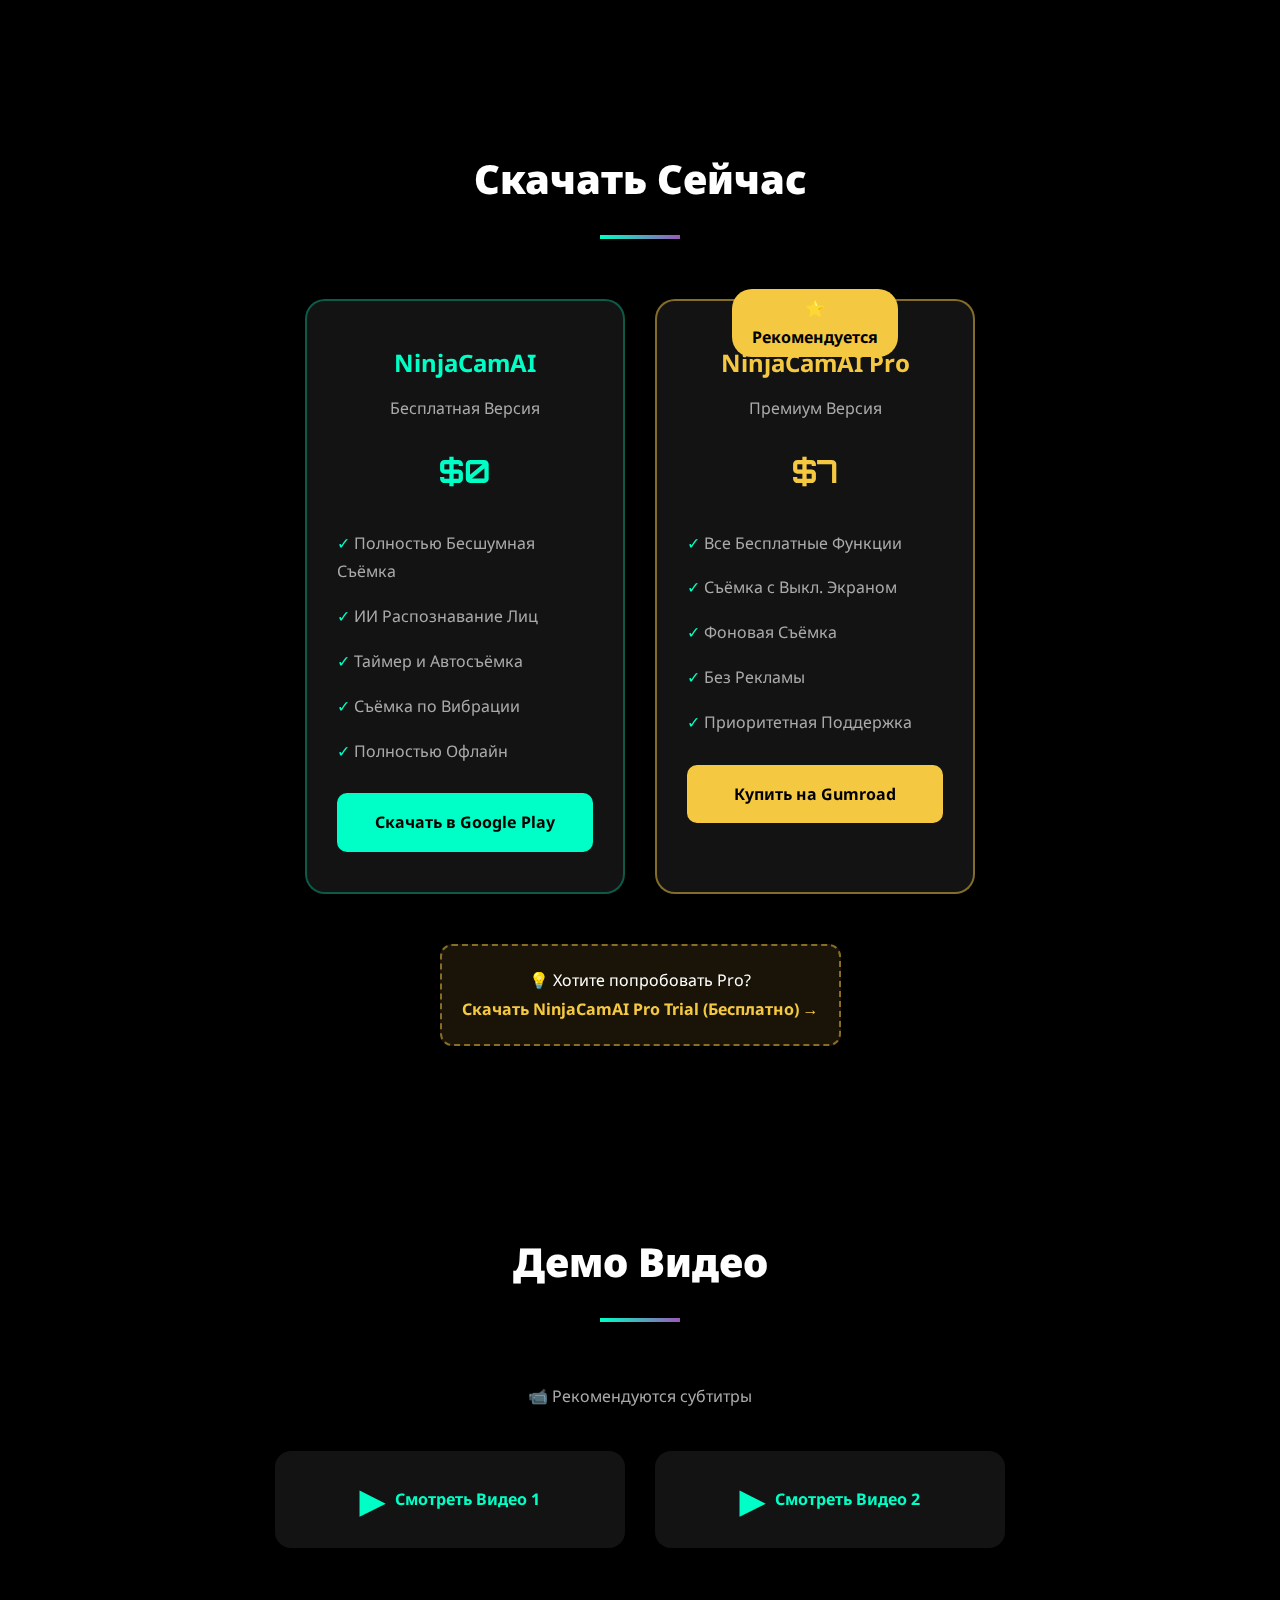
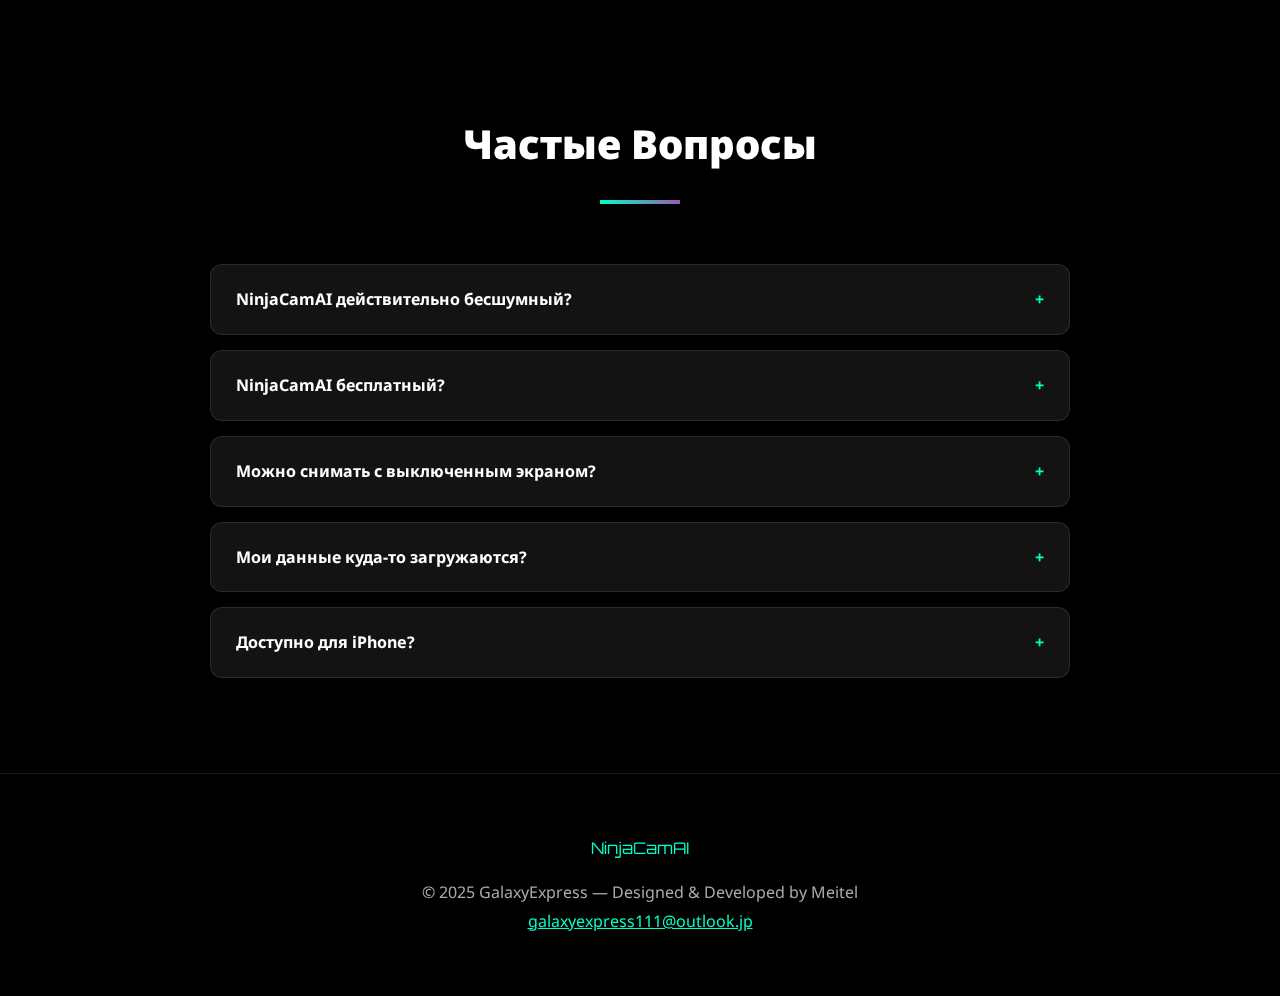
<file: index_ru.html>
<!DOCTYPE html>
<html lang="ru">
<head>
  <meta charset="UTF-8">
  <meta name="viewport" content="width=device-width, initial-scale=1.0">
  <title>NinjaCamAI - Бесшумная Камера | ИИ Распознавание Лиц【2025】</title>
  <meta name="description" content="【2025】NinjaCamAI - полностью бесшумное приложение камеры с ИИ. Распознавание лиц, определение эмоций. 3700+ загрузок. Android, 100% бесплатно.">
  <link rel="icon" type="image/png" href="assets/logo.png">
  <link href="https://fonts.googleapis.com/css2?family=Noto+Sans:wght@400;500;700&family=Orbitron:wght@400;700;900&display=swap" rel="stylesheet">
  <style>:root{--ninja-green:#00ffc6;--ninja-green-dark:#00b894;--ninja-purple:#9b59b6;--ninja-gold:#f5c842;--ninja-red:#ff6b6b;--bg-black:#000;--bg-card:rgba(20,20,20,0.95);--text-main:#fff;--text-sub:#aaa;--font-main:'Noto Sans',sans-serif;--font-cyber:'Orbitron',sans-serif}*{margin:0;padding:0;box-sizing:border-box}body{font-family:var(--font-main);background:var(--bg-black);color:var(--text-main);line-height:1.8}.matrix-bg{position:fixed;top:0;left:0;width:100%;height:100%;pointer-events:none;z-index:-1;background:radial-gradient(ellipse at 20% 20%,rgba(0,255,198,0.03) 0%,transparent 50%),radial-gradient(ellipse at 80% 80%,rgba(155,89,182,0.03) 0%,transparent 50%)}header{padding:80px 20px 60px;text-align:center;border-bottom:1px solid rgba(0,255,198,0.2);position:relative}.lang-selector{position:absolute;top:20px;right:20px}.lang-selector select{background:rgba(0,255,198,0.1);border:1px solid rgba(0,255,198,0.3);color:var(--ninja-green);padding:8px 12px;border-radius:8px}.logo-container{display:flex;align-items:center;justify-content:center;gap:24px;margin-bottom:20px}.logo-icon{height:100px;filter:drop-shadow(0 0 20px rgba(0,255,198,0.5));animation:float 3s ease-in-out infinite}@keyframes float{0%,100%{transform:translateY(0)}50%{transform:translateY(-10px)}}.logo-text{font-family:var(--font-cyber);font-size:clamp(2.5rem,8vw,4rem);font-weight:900;color:var(--ninja-green);letter-spacing:4px;text-shadow:0 0 10px rgba(0,255,198,0.5)}.tagline{color:var(--text-sub);letter-spacing:2px}.badges{display:flex;justify-content:center;gap:15px;margin-top:30px;flex-wrap:wrap}.badge{display:inline-flex;align-items:center;gap:8px;padding:8px 16px;background:rgba(0,255,198,0.1);border:1px solid rgba(0,255,198,0.3);border-radius:50px;color:var(--ninja-green)}.badge-number{font-family:var(--font-cyber);font-weight:700}.hero{padding:80px 20px;text-align:center}.hero-title{font-size:clamp(1.5rem,5vw,2.5rem);font-weight:700;margin-bottom:20px}.hero-title .highlight{color:var(--ninja-green)}.hero-description{color:var(--text-sub);max-width:700px;margin:0 auto 40px}.cta-buttons{display:flex;justify-content:center;gap:20px;flex-wrap:wrap}.cta-btn{padding:16px 32px;font-weight:700;text-decoration:none;border-radius:8px;transition:all 0.3s}.cta-btn-primary{background:linear-gradient(135deg,var(--ninja-green),var(--ninja-green-dark));color:#000}.cta-btn-secondary{border:2px solid var(--ninja-green);color:var(--ninja-green)}.features{padding:80px 20px;max-width:1200px;margin:0 auto}.section-title{text-align:center;font-size:clamp(1.8rem,5vw,2.5rem);font-weight:900;margin-bottom:60px}.section-title::after{content:'';display:block;width:80px;height:4px;background:linear-gradient(90deg,var(--ninja-green),var(--ninja-purple));margin:20px auto 0}.features-grid{display:grid;grid-template-columns:repeat(auto-fit,minmax(300px,1fr));gap:30px}.feature-card{background:var(--bg-card);border:1px solid rgba(255,255,255,0.1);border-radius:16px;padding:30px;transition:all 0.4s}.feature-card:hover{transform:translateY(-10px);border-color:rgba(0,255,198,0.3)}.feature-icon{font-size:2.5rem;margin-bottom:15px}.feature-title{font-size:1.3rem;font-weight:700;color:var(--ninja-green);margin-bottom:10px}.feature-desc{color:var(--text-sub)}.warning{background:rgba(255,107,107,0.1);border:1px solid rgba(255,107,107,0.3);border-radius:10px;padding:20px;margin:40px auto;max-width:800px;text-align:center}.warning p{color:var(--ninja-red);font-weight:700}.gallery{padding:80px 0}.gallery-scroll{display:flex;gap:20px;padding:20px;overflow-x:auto;scrollbar-width:none}.gallery-item{flex-shrink:0;border-radius:16px;overflow:hidden}.gallery-item img{height:500px}.comparison{padding:80px 20px;max-width:1000px;margin:0 auto}.compare-table{width:100%;border-collapse:collapse;background:var(--bg-card);border-radius:16px;overflow:hidden}.compare-table th{background:#1a1a1a;padding:20px 15px;border-bottom:2px solid var(--ninja-green)}.compare-table th:nth-child(2){color:var(--ninja-green)}.compare-table th:nth-child(3){color:var(--ninja-gold)}.compare-table td{padding:15px;border-bottom:1px solid rgba(255,255,255,0.05);text-align:center}.compare-table td:first-child{text-align:left;color:var(--text-sub)}.check{color:var(--ninja-green)}.cross{color:var(--ninja-red)}.download{padding:100px 20px;text-align:center}.download-cards{display:flex;justify-content:center;gap:30px;flex-wrap:wrap;margin-top:50px}.download-card{background:var(--bg-card);border-radius:20px;padding:40px 30px;width:320px;border:2px solid transparent;position:relative}.download-card.free{border-color:rgba(0,255,198,0.3)}.download-card.pro{border-color:rgba(245,200,66,0.5)}.download-card.pro::before{content:'⭐ Рекомендуется';position:absolute;top:-12px;left:50%;transform:translateX(-50%);background:var(--ninja-gold);color:#000;padding:5px 20px;border-radius:20px;font-weight:700}.download-card h3{font-size:1.5rem;margin-bottom:10px}.download-card.free h3{color:var(--ninja-green)}.download-card.pro h3{color:var(--ninja-gold)}.download-card .price{font-family:var(--font-cyber);font-size:2rem;font-weight:700;margin:20px 0}.download-card.free .price{color:var(--ninja-green)}.download-card.pro .price{color:var(--ninja-gold)}.download-card ul{list-style:none;text-align:left;margin:20px 0}.download-card ul li{padding:8px 0;color:var(--text-sub)}.download-card ul li::before{content:'✓ ';color:var(--ninja-green)}.download-btn{display:block;width:100%;padding:15px;font-weight:700;text-decoration:none;border-radius:10px;margin-top:20px}.download-card.free .download-btn{background:var(--ninja-green);color:#000}.download-card.pro .download-btn{background:var(--ninja-gold);color:#000}.trial-link{margin-top:50px;padding:20px;background:rgba(245,200,66,0.1);border:2px dashed rgba(245,200,66,0.5);border-radius:12px;display:inline-block}.trial-link a{color:var(--ninja-gold);text-decoration:none;font-weight:700}.faq{padding:80px 20px;max-width:900px;margin:0 auto}.faq-item{background:var(--bg-card);border-radius:12px;margin-bottom:15px;border:1px solid rgba(255,255,255,0.1)}.faq-question{padding:20px 25px;font-weight:700;cursor:pointer;display:flex;justify-content:space-between}.faq-question::after{content:'+';color:var(--ninja-green)}.faq-item.active .faq-question::after{transform:rotate(45deg)}.faq-answer{max-height:0;overflow:hidden}.faq-item.active .faq-answer{max-height:500px;padding:0 25px 20px}.faq-answer p{color:var(--text-sub)}.videos{padding:80px 20px;text-align:center}.video-grid{display:flex;justify-content:center;gap:30px;flex-wrap:wrap;margin-top:40px}.video-card{background:var(--bg-card);border-radius:16px;padding:20px;width:350px}.video-card a{color:var(--ninja-green);text-decoration:none;font-weight:700;display:flex;align-items:center;justify-content:center;gap:10px}footer{padding:60px 20px;text-align:center;border-top:1px solid rgba(255,255,255,0.1)}.footer-logo{font-family:var(--font-cyber);color:var(--ninja-green);margin-bottom:15px}.footer-copy{color:var(--text-sub)}.footer-email a{color:var(--ninja-green)}@media(max-width:768px){.logo-container{flex-direction:column}.logo-icon{height:80px}.gallery-item img{height:400px}.download-card{width:100%;max-width:350px}.lang-selector{position:static;margin-bottom:20px}}</style>
</head>
<body>
  <div class="matrix-bg"></div>
  <header>
    <div class="lang-selector"><select onchange="location.href=this.value;"><option value="index.html">🇺🇸 English</option><option value="index_ja.html">🇯🇵 日本語</option><option value="index_de.html">🇩🇪 Deutsch</option><option value="index_es.html">🇪🇸 Español</option><option value="index_pt.html">🇧🇷 Português</option><option value="index_ru.html" selected>🇷🇺 Русский</option><option value="index_zh.html">🇨🇳 中文</option><option value="index_ko.html">🇰🇷 한국어</option><option value="index_hi.html">🇮🇳 हिन्दी</option><option value="index_id.html">🇮🇩 Indonesia</option></select></div>
    <div class="logo-container"><img src="assets/logo.png" alt="NinjaCamAI" class="logo-icon"><h1 class="logo-text">NinjaCamAI</h1></div>
    <p class="tagline">Снимайте как тень — бесшумно и незаметно</p>
    <div class="badges"><span class="badge"><span>📥</span><span class="badge-number">3700+</span><span>Загрузок</span></span><span class="badge"><span>⭐</span><span>100% Бесплатно</span></span><span class="badge"><span>🔒</span><span>Полностью Офлайн</span></span></div>
  </header>
  <section class="hero">
    <h2 class="hero-title"><span class="highlight">Без Звука Затвора</span><br>ИИ Определяет Лица, Эмоции и Возраст</h2>
    <p class="hero-description">NinjaCamAI - идеальное приложение скрытой камеры с полностью бесшумной съёмкой,<br>ИИ распознаванием лиц и съёмкой с выключенным экраном.</p>
    <div class="cta-buttons"><a href="https://play.google.com/store/apps/details?id=com.galaxyexpress.ninja_camera" class="cta-btn cta-btn-primary" target="_blank"><span>▶</span> Скачать Бесплатно</a><a href="#features" class="cta-btn cta-btn-secondary"><span>↓</span> Функции</a></div>
  </section>
  <section class="features" id="features">
    <h2 class="section-title">Основные Функции</h2>
    <div class="features-grid">
      <article class="feature-card"><span class="feature-icon">🔇</span><h3 class="feature-title">Полностью Бесшумно</h3><p class="feature-desc">Без звука затвора. Снимайте на совещаниях или в тихих местах незаметно.</p></article>
      <article class="feature-card"><span class="feature-icon">🤖</span><h3 class="feature-title">ИИ Распознавание Лиц</h3><p class="feature-desc">Высокоточный ИИ автоматически определяет лица. Автосъёмка при улыбке.</p></article>
      <article class="feature-card"><span class="feature-icon">😊</span><h3 class="feature-title">Определение Эмоций</h3><p class="feature-desc">ИИ анализирует выражения. Также оценивает возраст и пол.</p></article>
      <article class="feature-card"><span class="feature-icon">📴</span><h3 class="feature-title">Съёмка с Выкл. Экраном <span style="color:var(--ninja-gold)">[Pro]</span></h3><p class="feature-desc">Продолжайте снимать с выключенным экраном. Идеальная скрытая съёмка.</p></article>
      <article class="feature-card"><span class="feature-icon">⏱️</span><h3 class="feature-title">Таймер и Автосъёмка</h3><p class="feature-desc">Запланированная автоматическая съёмка для интервалов и таймлапса.</p></article>
      <article class="feature-card"><span class="feature-icon">📳</span><h3 class="feature-title">Съёмка по Вибрации</h3><p class="feature-desc">Автосъёмка при движении устройства. Настоящий путь ниндзя.</p></article>
      <article class="feature-card"><span class="feature-icon">🌙</span><h3 class="feature-title">Авто Ночной Режим</h3><p class="feature-desc">ИИ определяет слабое освещение и переключается в ночной режим.</p></article>
      <article class="feature-card"><span class="feature-icon">🔒</span><h3 class="feature-title">Полностью Офлайн</h3><p class="feature-desc">Вся обработка на устройстве. Ваши фото никуда не загружаются.</p></article>
    </div>
  </section>
  <div class="warning"><p>⚠️ Это приложение не должно использоваться для незаконных целей.<br>Уважайте закон и частную жизнь других.</p></div>
  <section class="gallery"><h2 class="section-title">Скриншоты</h2><div class="gallery-scroll"><div class="gallery-item"><img src="assets_ru/NO1.jpg" loading="lazy"></div><div class="gallery-item"><img src="assets_ru/NO2.jpg" loading="lazy"></div><div class="gallery-item"><img src="assets_ru/NO3.jpg" loading="lazy"></div><div class="gallery-item"><img src="assets_ru/NO4.jpg" loading="lazy"></div><div class="gallery-item"><img src="assets_ru/NO5.jpg" loading="lazy"></div></div></section>
  <div style="text-align:center;padding:60px 20px;"><img src="assets_ru/Future.jpg" style="max-width:900px;width:100%;border-radius:20px;box-shadow:0 0 30px rgba(0,255,198,0.3);" loading="lazy"></div>
  <section class="comparison">
    <h2 class="section-title">Бесплатно vs Pro</h2>
    <table class="compare-table">
      <thead><tr><th>Функция</th><th>NinjaCamAI<br><small>Бесплатно</small></th><th>NinjaCamAI Pro<br><small>Платно</small></th></tr></thead>
      <tbody>
        <tr><td>Бесшумная Съёмка</td><td><span class="check">✓</span></td><td><span class="check">✓</span></td></tr>
        <tr><td>ИИ Распознавание Лиц</td><td><span class="check">✓</span></td><td><span class="check">✓</span></td></tr>
        <tr><td>Определение Возраста и Эмоций</td><td><span class="check">✓</span></td><td><span class="check">✓</span></td></tr>
        <tr><td>Таймер и Автосъёмка</td><td><span class="check">✓</span></td><td><span class="check">✓</span></td></tr>
        <tr><td>Съёмка по Вибрации</td><td><span class="check">✓</span></td><td><span class="check">✓</span></td></tr>
        <tr><td>Галерея</td><td><span class="check">✓</span></td><td><span class="check">✓</span></td></tr>
        <tr><td>Съёмка с Выкл. Экраном</td><td><span class="cross">✗</span></td><td><span class="check">✓</span></td></tr>
        <tr><td>Фоновая Съёмка</td><td><span class="cross">✗</span></td><td><span class="check">✓</span></td></tr>
        <tr><td>Реклама</td><td>Да</td><td><span class="check">Нет</span></td></tr>
        <tr><td>Цена</td><td><strong style="color:var(--ninja-green)">$0</strong></td><td><strong style="color:var(--ninja-gold)">$7</strong></td></tr>
      </tbody>
    </table>
  </section>
  <section class="download" id="download">
    <h2 class="section-title">Скачать Сейчас</h2>
    <div class="download-cards">
      <div class="download-card free"><h3>NinjaCamAI</h3><p style="color:var(--text-sub)">Бесплатная Версия</p><p class="price">$0</p><ul><li>Полностью Бесшумная Съёмка</li><li>ИИ Распознавание Лиц</li><li>Таймер и Автосъёмка</li><li>Съёмка по Вибрации</li><li>Полностью Офлайн</li></ul><a href="https://play.google.com/store/apps/details?id=com.galaxyexpress.ninja_camera" class="download-btn" target="_blank">Скачать в Google Play</a></div>
      <div class="download-card pro"><h3>NinjaCamAI Pro</h3><p style="color:var(--text-sub)">Премиум Версия</p><p class="price">$7</p><ul><li>Все Бесплатные Функции</li><li>Съёмка с Выкл. Экраном</li><li>Фоновая Съёмка</li><li>Без Рекламы</li><li>Приоритетная Поддержка</li></ul><a href="https://meitel.gumroad.com/l/ninjacamai-pro" class="download-btn" target="_blank">Купить на Gumroad</a></div>
    </div>
    <div class="trial-link">💡 Хотите попробовать Pro?<br><a href="https://meitel.gumroad.com/l/ninjacamai-pro-trial" target="_blank">Скачать NinjaCamAI Pro Trial (Бесплатно) →</a></div>
  </section>
  <section class="videos"><h2 class="section-title">Демо Видео</h2><p style="color:var(--text-sub)">📹 Рекомендуются субтитры</p><div class="video-grid"><div class="video-card"><a href="https://youtube.com/shorts/LHtdWf3iZi8" target="_blank"><span style="font-size:2rem">▶</span><span>Смотреть Видео 1</span></a></div><div class="video-card"><a href="https://youtube.com/shorts/JKdhha0Bdic" target="_blank"><span style="font-size:2rem">▶</span><span>Смотреть Видео 2</span></a></div></div></section>
  <section class="faq">
    <h2 class="section-title">Частые Вопросы</h2>
    <div class="faq-item"><div class="faq-question">NinjaCamAI действительно бесшумный?</div><div class="faq-answer"><p>Да, NinjaCamAI снимает абсолютно без звука затвора.</p></div></div>
    <div class="faq-item"><div class="faq-question">NinjaCamAI бесплатный?</div><div class="faq-answer"><p>Да, все основные функции полностью бесплатны.</p></div></div>
    <div class="faq-item"><div class="faq-question">Можно снимать с выключенным экраном?</div><div class="faq-answer"><p>Pro версия позволяет съёмку с выключенным экраном.</p></div></div>
    <div class="faq-item"><div class="faq-question">Мои данные куда-то загружаются?</div><div class="faq-answer"><p>Нет, NinjaCamAI работает полностью офлайн.</p></div></div>
    <div class="faq-item"><div class="faq-question">Доступно для iPhone?</div><div class="faq-answer"><p>В настоящее время NinjaCamAI только для Android.</p></div></div>
  </section>
  <footer><p class="footer-logo">NinjaCamAI</p><p class="footer-copy">© 2025 GalaxyExpress — Designed & Developed by Meitel</p><p class="footer-email"><a href="mailto:galaxyexpress111@outlook.jp">galaxyexpress111@outlook.jp</a></p></footer>
  <script>document.querySelectorAll('.faq-question').forEach(q=>{q.addEventListener('click',()=>{q.parentElement.classList.toggle('active');});});</script>
</body>
</html>
</file>
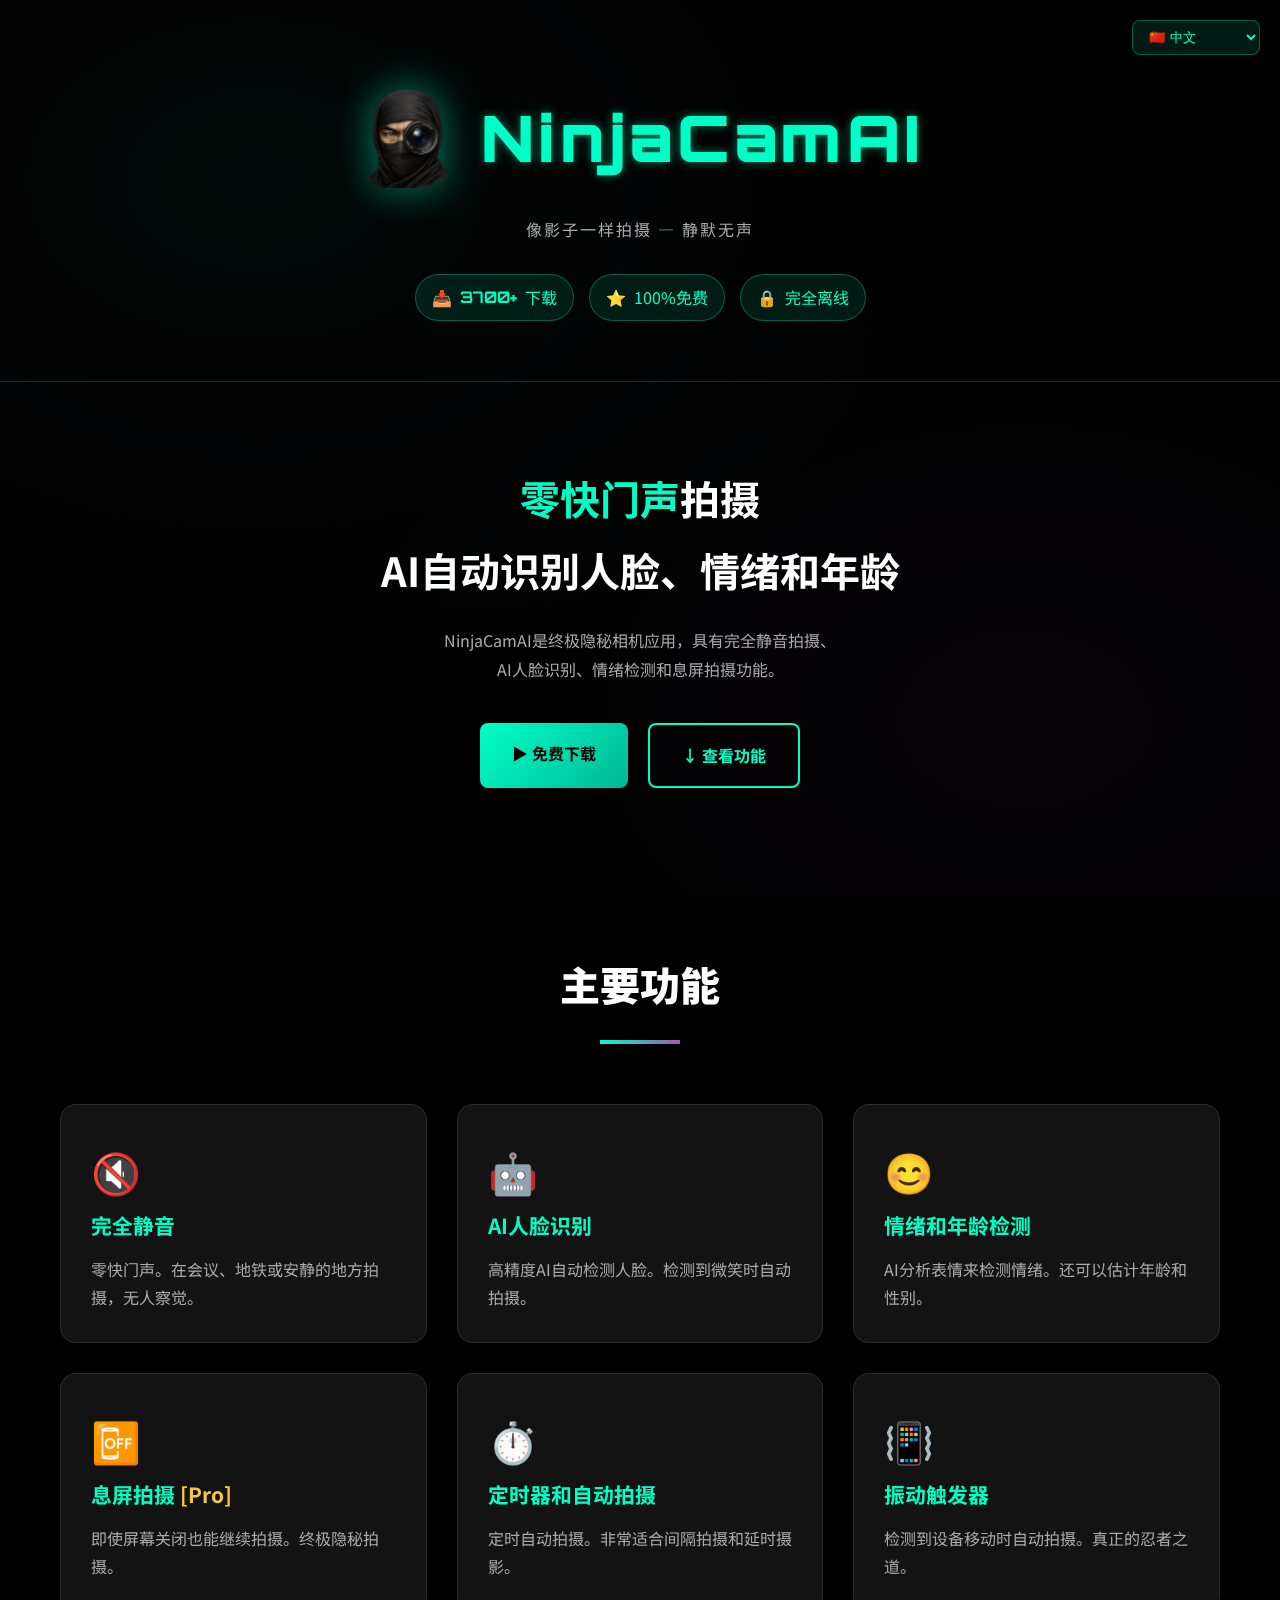
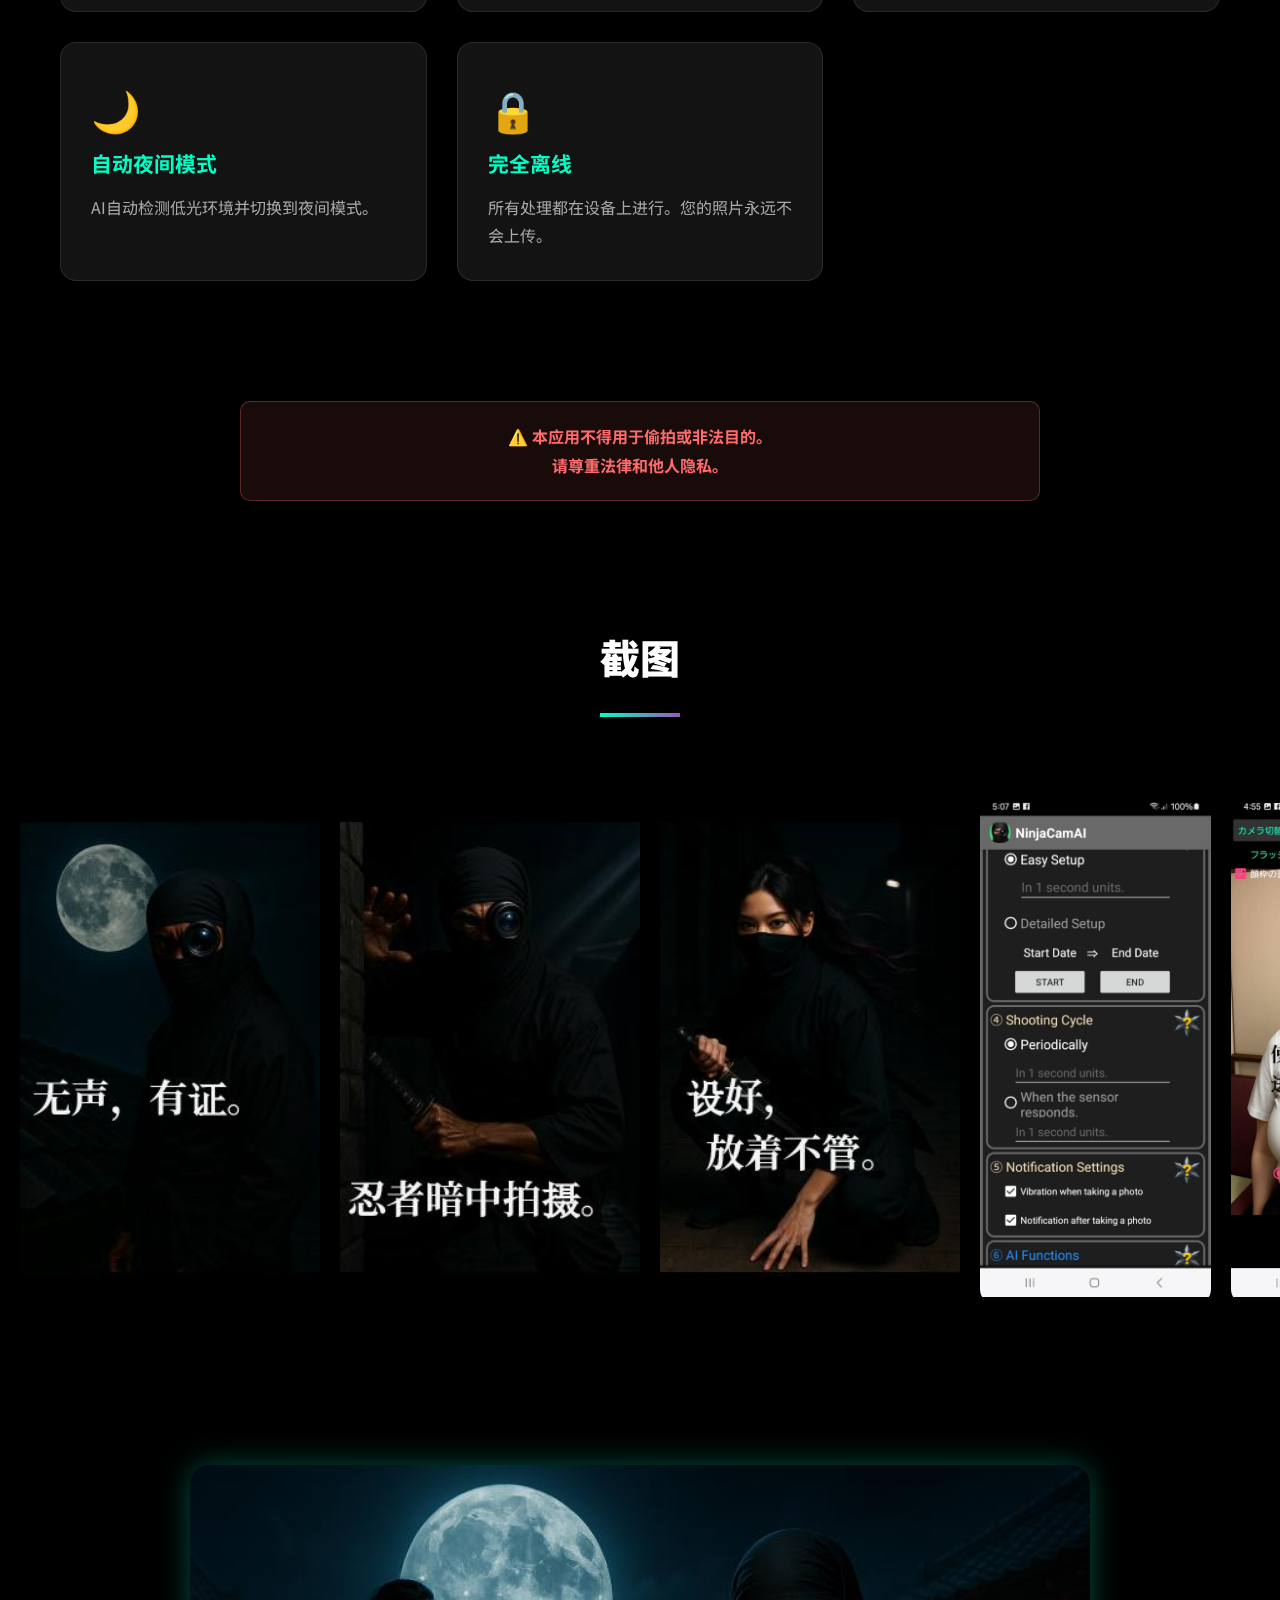
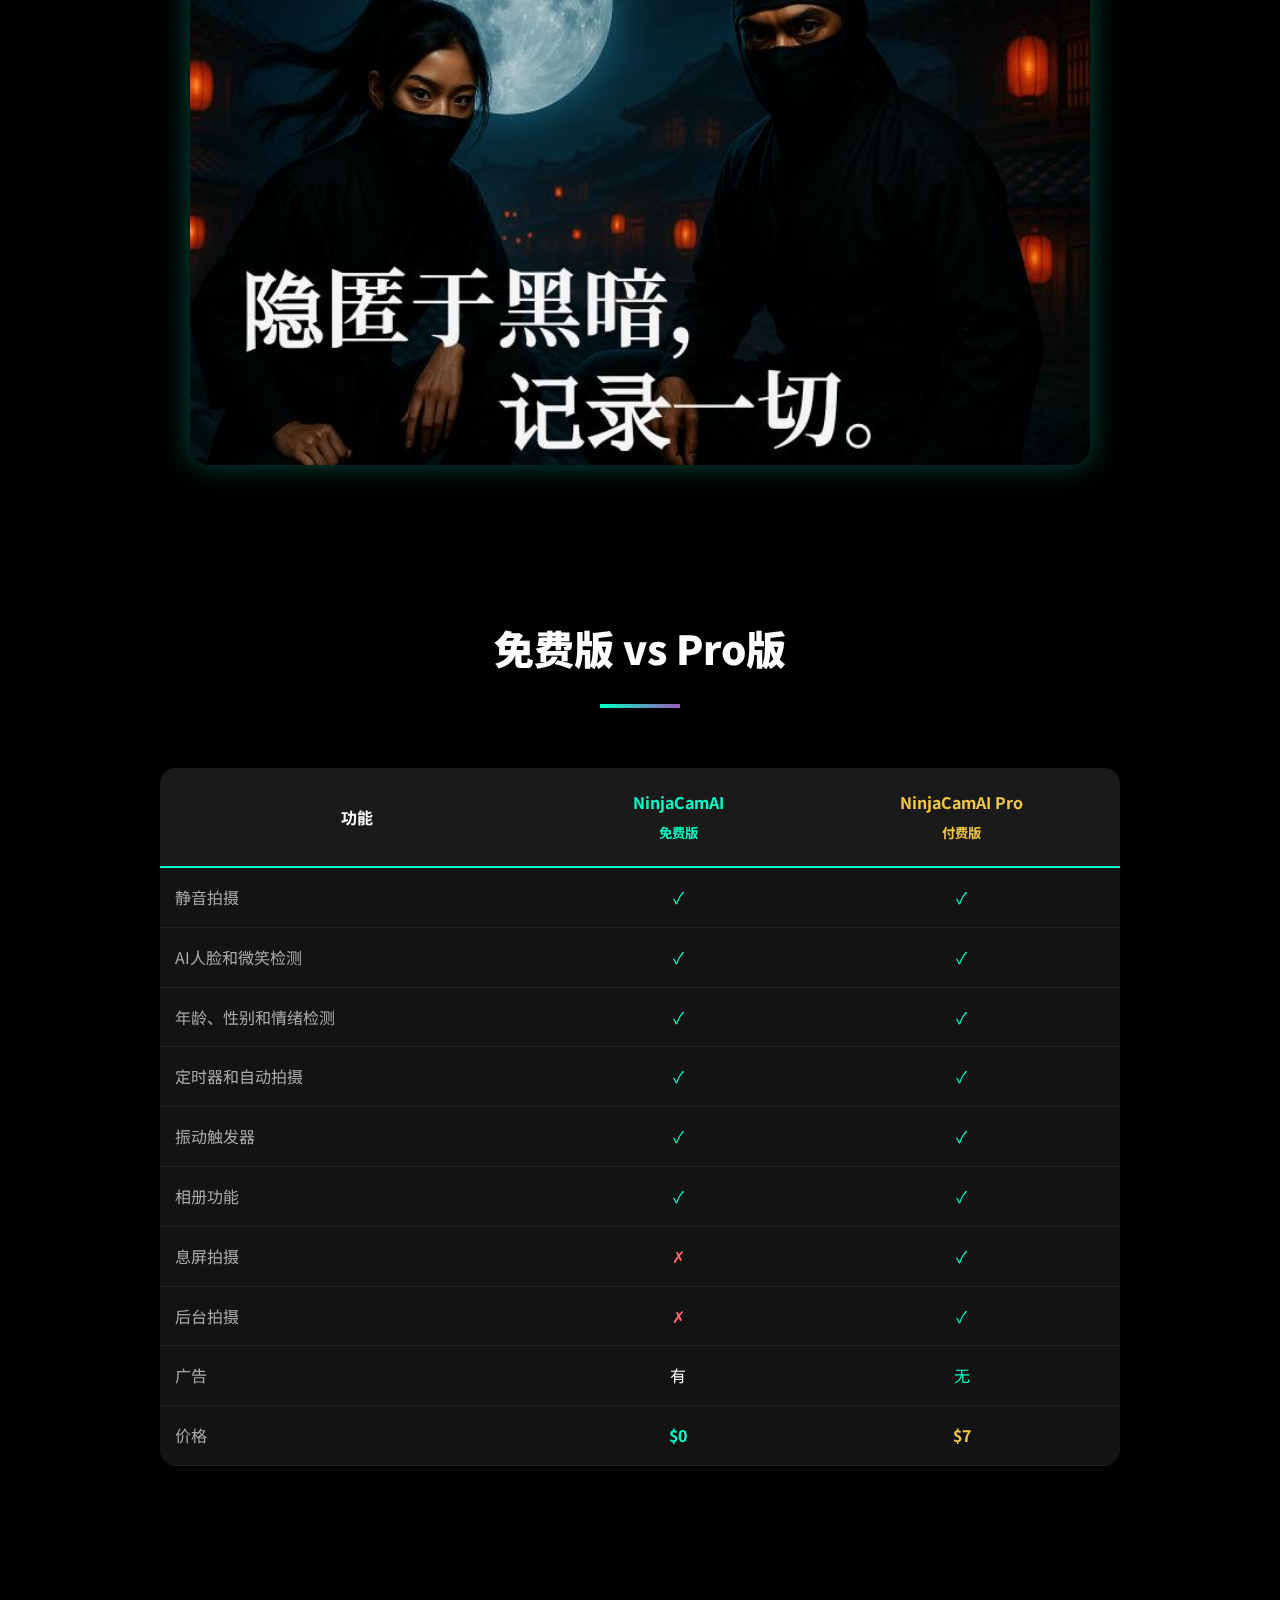
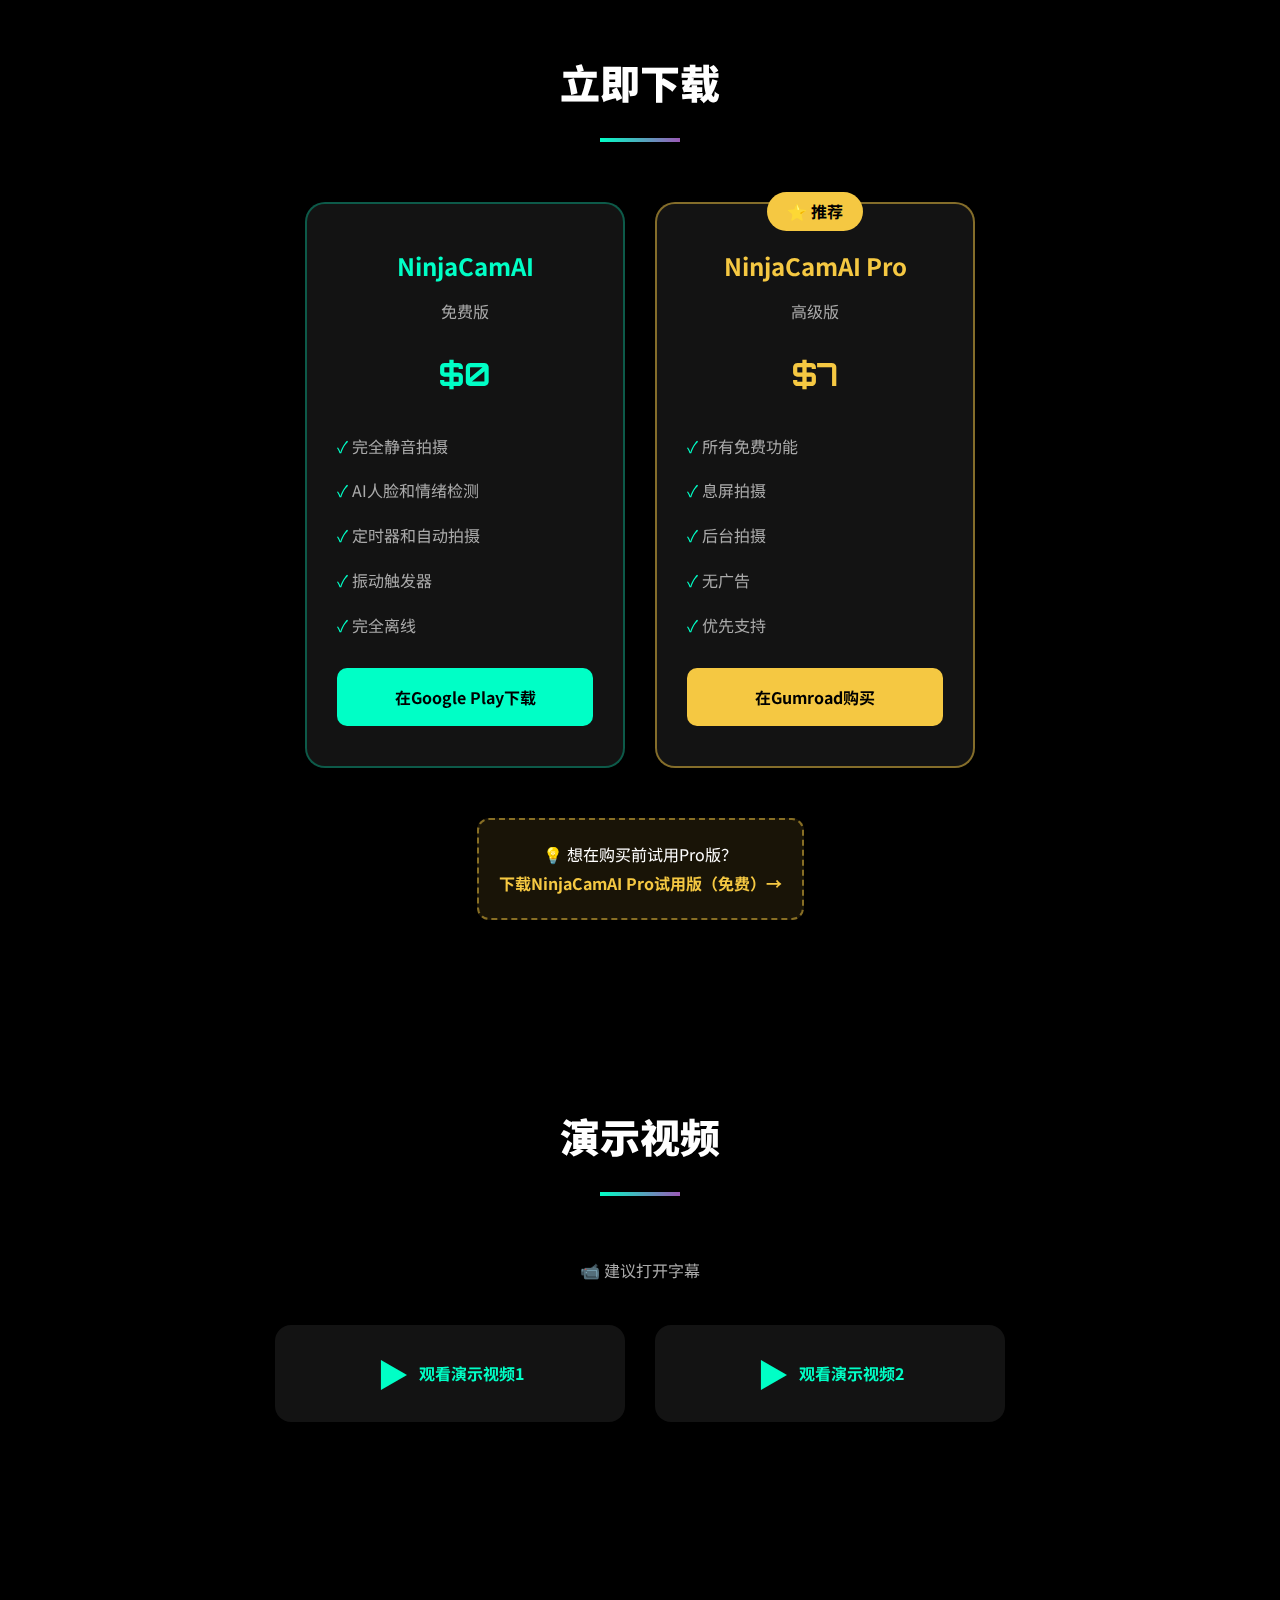
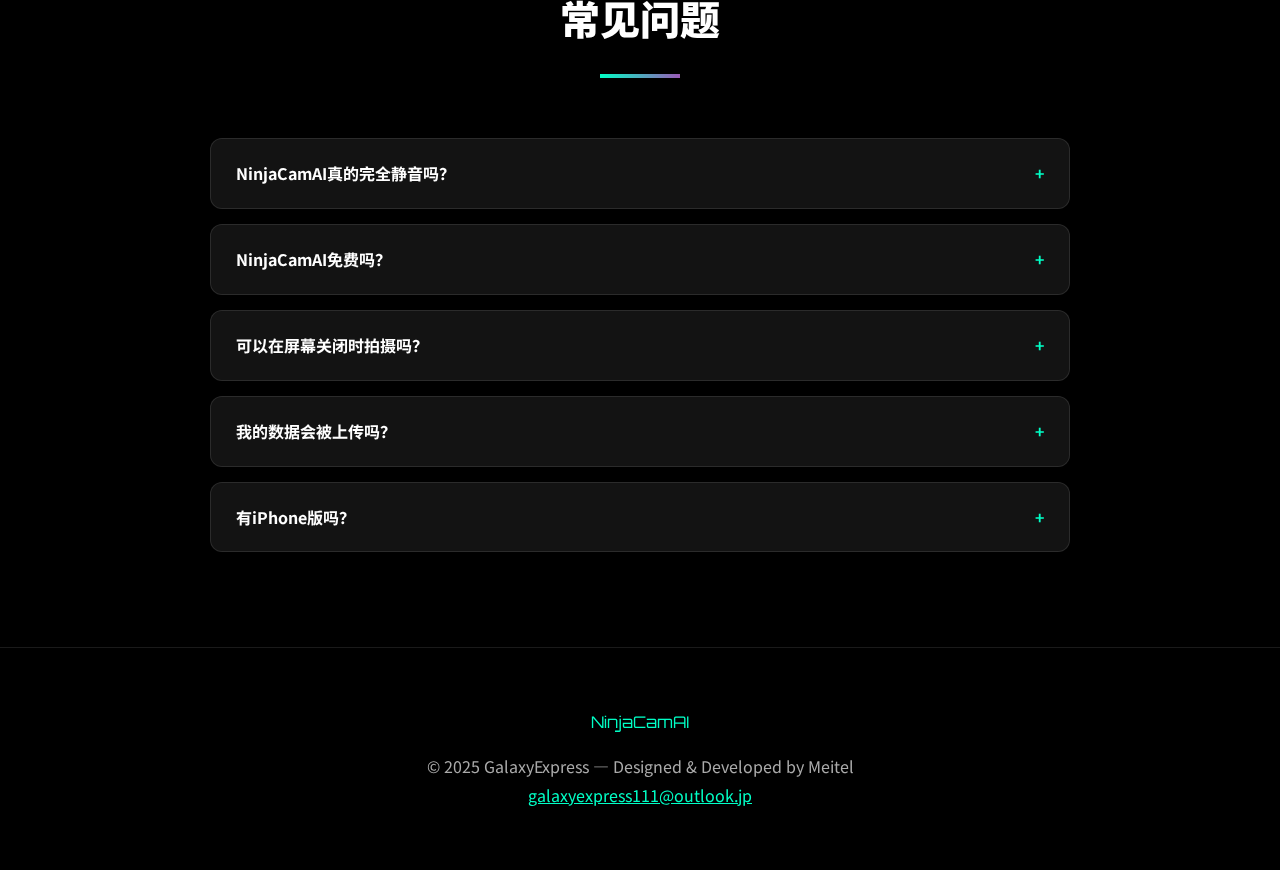
<file: index_zh.html>
<!DOCTYPE html>
<html lang="zh">
<head>
  <meta charset="UTF-8">
  <meta name="viewport" content="width=device-width, initial-scale=1.0">
  <title>NinjaCamAI - 静音相机应用 | AI人脸识别·息屏拍摄【2025】</title>
  <meta name="description" content="【2025最新】NinjaCamAI是一款完全静音的AI相机应用。人脸识别、情绪检测、息屏拍摄。3700+下载。支持安卓，100%免费。">
  <link rel="icon" type="image/png" href="assets/logo.png">
  <link href="https://fonts.googleapis.com/css2?family=Noto+Sans+SC:wght@400;500;700&family=Orbitron:wght@400;700;900&display=swap" rel="stylesheet">
  <style>:root{--ninja-green:#00ffc6;--ninja-green-dark:#00b894;--ninja-purple:#9b59b6;--ninja-gold:#f5c842;--ninja-red:#ff6b6b;--bg-black:#000;--bg-card:rgba(20,20,20,0.95);--text-main:#fff;--text-sub:#aaa;--font-main:'Noto Sans SC',sans-serif;--font-cyber:'Orbitron',sans-serif}*{margin:0;padding:0;box-sizing:border-box}body{font-family:var(--font-main);background:var(--bg-black);color:var(--text-main);line-height:1.8}.matrix-bg{position:fixed;top:0;left:0;width:100%;height:100%;pointer-events:none;z-index:-1;background:radial-gradient(ellipse at 20% 20%,rgba(0,255,198,0.03) 0%,transparent 50%),radial-gradient(ellipse at 80% 80%,rgba(155,89,182,0.03) 0%,transparent 50%)}header{padding:80px 20px 60px;text-align:center;border-bottom:1px solid rgba(0,255,198,0.2);position:relative}.lang-selector{position:absolute;top:20px;right:20px}.lang-selector select{background:rgba(0,255,198,0.1);border:1px solid rgba(0,255,198,0.3);color:var(--ninja-green);padding:8px 12px;border-radius:8px}.logo-container{display:flex;align-items:center;justify-content:center;gap:24px;margin-bottom:20px}.logo-icon{height:100px;filter:drop-shadow(0 0 20px rgba(0,255,198,0.5));animation:float 3s ease-in-out infinite}@keyframes float{0%,100%{transform:translateY(0)}50%{transform:translateY(-10px)}}.logo-text{font-family:var(--font-cyber);font-size:clamp(2.5rem,8vw,4rem);font-weight:900;color:var(--ninja-green);letter-spacing:4px;text-shadow:0 0 10px rgba(0,255,198,0.5)}.tagline{color:var(--text-sub);letter-spacing:2px}.badges{display:flex;justify-content:center;gap:15px;margin-top:30px;flex-wrap:wrap}.badge{display:inline-flex;align-items:center;gap:8px;padding:8px 16px;background:rgba(0,255,198,0.1);border:1px solid rgba(0,255,198,0.3);border-radius:50px;color:var(--ninja-green)}.badge-number{font-family:var(--font-cyber);font-weight:700}.hero{padding:80px 20px;text-align:center}.hero-title{font-size:clamp(1.5rem,5vw,2.5rem);font-weight:700;margin-bottom:20px}.hero-title .highlight{color:var(--ninja-green)}.hero-description{color:var(--text-sub);max-width:700px;margin:0 auto 40px}.cta-buttons{display:flex;justify-content:center;gap:20px;flex-wrap:wrap}.cta-btn{padding:16px 32px;font-weight:700;text-decoration:none;border-radius:8px;transition:all 0.3s}.cta-btn-primary{background:linear-gradient(135deg,var(--ninja-green),var(--ninja-green-dark));color:#000}.cta-btn-secondary{border:2px solid var(--ninja-green);color:var(--ninja-green)}.features{padding:80px 20px;max-width:1200px;margin:0 auto}.section-title{text-align:center;font-size:clamp(1.8rem,5vw,2.5rem);font-weight:900;margin-bottom:60px}.section-title::after{content:'';display:block;width:80px;height:4px;background:linear-gradient(90deg,var(--ninja-green),var(--ninja-purple));margin:20px auto 0}.features-grid{display:grid;grid-template-columns:repeat(auto-fit,minmax(300px,1fr));gap:30px}.feature-card{background:var(--bg-card);border:1px solid rgba(255,255,255,0.1);border-radius:16px;padding:30px;transition:all 0.4s}.feature-card:hover{transform:translateY(-10px);border-color:rgba(0,255,198,0.3)}.feature-icon{font-size:2.5rem;margin-bottom:15px}.feature-title{font-size:1.3rem;font-weight:700;color:var(--ninja-green);margin-bottom:10px}.feature-desc{color:var(--text-sub)}.warning{background:rgba(255,107,107,0.1);border:1px solid rgba(255,107,107,0.3);border-radius:10px;padding:20px;margin:40px auto;max-width:800px;text-align:center}.warning p{color:var(--ninja-red);font-weight:700}.gallery{padding:80px 0}.gallery-scroll{display:flex;gap:20px;padding:20px;overflow-x:auto;scrollbar-width:none}.gallery-item{flex-shrink:0;border-radius:16px;overflow:hidden}.gallery-item img{height:500px}.comparison{padding:80px 20px;max-width:1000px;margin:0 auto}.compare-table{width:100%;border-collapse:collapse;background:var(--bg-card);border-radius:16px;overflow:hidden}.compare-table th{background:#1a1a1a;padding:20px 15px;border-bottom:2px solid var(--ninja-green)}.compare-table th:nth-child(2){color:var(--ninja-green)}.compare-table th:nth-child(3){color:var(--ninja-gold)}.compare-table td{padding:15px;border-bottom:1px solid rgba(255,255,255,0.05);text-align:center}.compare-table td:first-child{text-align:left;color:var(--text-sub)}.check{color:var(--ninja-green)}.cross{color:var(--ninja-red)}.download{padding:100px 20px;text-align:center}.download-cards{display:flex;justify-content:center;gap:30px;flex-wrap:wrap;margin-top:50px}.download-card{background:var(--bg-card);border-radius:20px;padding:40px 30px;width:320px;border:2px solid transparent;position:relative}.download-card.free{border-color:rgba(0,255,198,0.3)}.download-card.pro{border-color:rgba(245,200,66,0.5)}.download-card.pro::before{content:'⭐ 推荐';position:absolute;top:-12px;left:50%;transform:translateX(-50%);background:var(--ninja-gold);color:#000;padding:5px 20px;border-radius:20px;font-weight:700}.download-card h3{font-size:1.5rem;margin-bottom:10px}.download-card.free h3{color:var(--ninja-green)}.download-card.pro h3{color:var(--ninja-gold)}.download-card .price{font-family:var(--font-cyber);font-size:2rem;font-weight:700;margin:20px 0}.download-card.free .price{color:var(--ninja-green)}.download-card.pro .price{color:var(--ninja-gold)}.download-card ul{list-style:none;text-align:left;margin:20px 0}.download-card ul li{padding:8px 0;color:var(--text-sub)}.download-card ul li::before{content:'✓ ';color:var(--ninja-green)}.download-btn{display:block;width:100%;padding:15px;font-weight:700;text-decoration:none;border-radius:10px;margin-top:20px}.download-card.free .download-btn{background:var(--ninja-green);color:#000}.download-card.pro .download-btn{background:var(--ninja-gold);color:#000}.trial-link{margin-top:50px;padding:20px;background:rgba(245,200,66,0.1);border:2px dashed rgba(245,200,66,0.5);border-radius:12px;display:inline-block}.trial-link a{color:var(--ninja-gold);text-decoration:none;font-weight:700}.faq{padding:80px 20px;max-width:900px;margin:0 auto}.faq-item{background:var(--bg-card);border-radius:12px;margin-bottom:15px;border:1px solid rgba(255,255,255,0.1)}.faq-question{padding:20px 25px;font-weight:700;cursor:pointer;display:flex;justify-content:space-between}.faq-question::after{content:'+';color:var(--ninja-green)}.faq-item.active .faq-question::after{transform:rotate(45deg)}.faq-answer{max-height:0;overflow:hidden}.faq-item.active .faq-answer{max-height:500px;padding:0 25px 20px}.faq-answer p{color:var(--text-sub)}.videos{padding:80px 20px;text-align:center}.video-grid{display:flex;justify-content:center;gap:30px;flex-wrap:wrap;margin-top:40px}.video-card{background:var(--bg-card);border-radius:16px;padding:20px;width:350px}.video-card a{color:var(--ninja-green);text-decoration:none;font-weight:700;display:flex;align-items:center;justify-content:center;gap:10px}footer{padding:60px 20px;text-align:center;border-top:1px solid rgba(255,255,255,0.1)}.footer-logo{font-family:var(--font-cyber);color:var(--ninja-green);margin-bottom:15px}.footer-copy{color:var(--text-sub)}.footer-email a{color:var(--ninja-green)}@media(max-width:768px){.logo-container{flex-direction:column}.logo-icon{height:80px}.gallery-item img{height:400px}.download-card{width:100%;max-width:350px}.lang-selector{position:static;margin-bottom:20px}}</style>
</head>
<body>
  <div class="matrix-bg"></div>
  <header>
    <div class="lang-selector"><select onchange="location.href=this.value;"><option value="index.html">🇺🇸 English</option><option value="index_ja.html">🇯🇵 日本語</option><option value="index_de.html">🇩🇪 Deutsch</option><option value="index_es.html">🇪🇸 Español</option><option value="index_pt.html">🇧🇷 Português</option><option value="index_ru.html">🇷🇺 Русский</option><option value="index_zh.html" selected>🇨🇳 中文</option><option value="index_ko.html">🇰🇷 한국어</option><option value="index_hi.html">🇮🇳 हिन्दी</option><option value="index_id.html">🇮🇩 Indonesia</option></select></div>
    <div class="logo-container"><img src="assets/logo.png" alt="NinjaCamAI" class="logo-icon"><h1 class="logo-text">NinjaCamAI</h1></div>
    <p class="tagline">像影子一样拍摄 — 静默无声</p>
    <div class="badges"><span class="badge"><span>📥</span><span class="badge-number">3700+</span><span>下载</span></span><span class="badge"><span>⭐</span><span>100%免费</span></span><span class="badge"><span>🔒</span><span>完全离线</span></span></div>
  </header>
  <section class="hero">
    <h2 class="hero-title"><span class="highlight">零快门声</span>拍摄<br>AI自动识别人脸、情绪和年龄</h2>
    <p class="hero-description">NinjaCamAI是终极隐秘相机应用，具有完全静音拍摄、<br>AI人脸识别、情绪检测和息屏拍摄功能。</p>
    <div class="cta-buttons"><a href="https://play.google.com/store/apps/details?id=com.galaxyexpress.ninja_camera" class="cta-btn cta-btn-primary" target="_blank"><span>▶</span> 免费下载</a><a href="#features" class="cta-btn cta-btn-secondary"><span>↓</span> 查看功能</a></div>
  </section>
  <section class="features" id="features">
    <h2 class="section-title">主要功能</h2>
    <div class="features-grid">
      <article class="feature-card"><span class="feature-icon">🔇</span><h3 class="feature-title">完全静音</h3><p class="feature-desc">零快门声。在会议、地铁或安静的地方拍摄，无人察觉。</p></article>
      <article class="feature-card"><span class="feature-icon">🤖</span><h3 class="feature-title">AI人脸识别</h3><p class="feature-desc">高精度AI自动检测人脸。检测到微笑时自动拍摄。</p></article>
      <article class="feature-card"><span class="feature-icon">😊</span><h3 class="feature-title">情绪和年龄检测</h3><p class="feature-desc">AI分析表情来检测情绪。还可以估计年龄和性别。</p></article>
      <article class="feature-card"><span class="feature-icon">📴</span><h3 class="feature-title">息屏拍摄 <span style="color:var(--ninja-gold)">[Pro]</span></h3><p class="feature-desc">即使屏幕关闭也能继续拍摄。终极隐秘拍摄。</p></article>
      <article class="feature-card"><span class="feature-icon">⏱️</span><h3 class="feature-title">定时器和自动拍摄</h3><p class="feature-desc">定时自动拍摄。非常适合间隔拍摄和延时摄影。</p></article>
      <article class="feature-card"><span class="feature-icon">📳</span><h3 class="feature-title">振动触发器</h3><p class="feature-desc">检测到设备移动时自动拍摄。真正的忍者之道。</p></article>
      <article class="feature-card"><span class="feature-icon">🌙</span><h3 class="feature-title">自动夜间模式</h3><p class="feature-desc">AI自动检测低光环境并切换到夜间模式。</p></article>
      <article class="feature-card"><span class="feature-icon">🔒</span><h3 class="feature-title">完全离线</h3><p class="feature-desc">所有处理都在设备上进行。您的照片永远不会上传。</p></article>
    </div>
  </section>
  <div class="warning"><p>⚠️ 本应用不得用于偷拍或非法目的。<br>请尊重法律和他人隐私。</p></div>
  <section class="gallery"><h2 class="section-title">截图</h2><div class="gallery-scroll"><div class="gallery-item"><img src="assets_zh/NO1.jpg" loading="lazy"></div><div class="gallery-item"><img src="assets_zh/NO2.jpg" loading="lazy"></div><div class="gallery-item"><img src="assets_zh/NO3.jpg" loading="lazy"></div><div class="gallery-item"><img src="assets_zh/NO4.jpg" loading="lazy"></div><div class="gallery-item"><img src="assets_zh/NO5.jpg" loading="lazy"></div></div></section>
  <div style="text-align:center;padding:60px 20px;"><img src="assets_zh/Future.jpg" style="max-width:900px;width:100%;border-radius:20px;box-shadow:0 0 30px rgba(0,255,198,0.3);" loading="lazy"></div>
  <section class="comparison">
    <h2 class="section-title">免费版 vs Pro版</h2>
    <table class="compare-table">
      <thead><tr><th>功能</th><th>NinjaCamAI<br><small>免费版</small></th><th>NinjaCamAI Pro<br><small>付费版</small></th></tr></thead>
      <tbody>
        <tr><td>静音拍摄</td><td><span class="check">✓</span></td><td><span class="check">✓</span></td></tr>
        <tr><td>AI人脸和微笑检测</td><td><span class="check">✓</span></td><td><span class="check">✓</span></td></tr>
        <tr><td>年龄、性别和情绪检测</td><td><span class="check">✓</span></td><td><span class="check">✓</span></td></tr>
        <tr><td>定时器和自动拍摄</td><td><span class="check">✓</span></td><td><span class="check">✓</span></td></tr>
        <tr><td>振动触发器</td><td><span class="check">✓</span></td><td><span class="check">✓</span></td></tr>
        <tr><td>相册功能</td><td><span class="check">✓</span></td><td><span class="check">✓</span></td></tr>
        <tr><td>息屏拍摄</td><td><span class="cross">✗</span></td><td><span class="check">✓</span></td></tr>
        <tr><td>后台拍摄</td><td><span class="cross">✗</span></td><td><span class="check">✓</span></td></tr>
        <tr><td>广告</td><td>有</td><td><span class="check">无</span></td></tr>
        <tr><td>价格</td><td><strong style="color:var(--ninja-green)">$0</strong></td><td><strong style="color:var(--ninja-gold)">$7</strong></td></tr>
      </tbody>
    </table>
  </section>
  <section class="download" id="download">
    <h2 class="section-title">立即下载</h2>
    <div class="download-cards">
      <div class="download-card free"><h3>NinjaCamAI</h3><p style="color:var(--text-sub)">免费版</p><p class="price">$0</p><ul><li>完全静音拍摄</li><li>AI人脸和情绪检测</li><li>定时器和自动拍摄</li><li>振动触发器</li><li>完全离线</li></ul><a href="https://play.google.com/store/apps/details?id=com.galaxyexpress.ninja_camera" class="download-btn" target="_blank">在Google Play下载</a></div>
      <div class="download-card pro"><h3>NinjaCamAI Pro</h3><p style="color:var(--text-sub)">高级版</p><p class="price">$7</p><ul><li>所有免费功能</li><li>息屏拍摄</li><li>后台拍摄</li><li>无广告</li><li>优先支持</li></ul><a href="https://meitel.gumroad.com/l/ninjacamai-pro" class="download-btn" target="_blank">在Gumroad购买</a></div>
    </div>
    <div class="trial-link">💡 想在购买前试用Pro版？<br><a href="https://meitel.gumroad.com/l/ninjacamai-pro-trial" target="_blank">下载NinjaCamAI Pro试用版（免费）→</a></div>
  </section>
  <section class="videos"><h2 class="section-title">演示视频</h2><p style="color:var(--text-sub)">📹 建议打开字幕</p><div class="video-grid"><div class="video-card"><a href="https://youtube.com/shorts/LHtdWf3iZi8" target="_blank"><span style="font-size:2rem">▶</span><span>观看演示视频1</span></a></div><div class="video-card"><a href="https://youtube.com/shorts/JKdhha0Bdic" target="_blank"><span style="font-size:2rem">▶</span><span>观看演示视频2</span></a></div></div></section>
  <section class="faq">
    <h2 class="section-title">常见问题</h2>
    <div class="faq-item"><div class="faq-question">NinjaCamAI真的完全静音吗？</div><div class="faq-answer"><p>是的，NinjaCamAI拍摄时绝对没有快门声。</p></div></div>
    <div class="faq-item"><div class="faq-question">NinjaCamAI免费吗？</div><div class="faq-answer"><p>是的，所有核心功能完全免费。</p></div></div>
    <div class="faq-item"><div class="faq-question">可以在屏幕关闭时拍摄吗？</div><div class="faq-answer"><p>Pro版允许息屏拍摄。</p></div></div>
    <div class="faq-item"><div class="faq-question">我的数据会被上传吗？</div><div class="faq-answer"><p>不会，NinjaCamAI完全离线工作。</p></div></div>
    <div class="faq-item"><div class="faq-question">有iPhone版吗？</div><div class="faq-answer"><p>目前NinjaCamAI仅支持Android。</p></div></div>
  </section>
  <footer><p class="footer-logo">NinjaCamAI</p><p class="footer-copy">© 2025 GalaxyExpress — Designed & Developed by Meitel</p><p class="footer-email"><a href="mailto:galaxyexpress111@outlook.jp">galaxyexpress111@outlook.jp</a></p></footer>
  <script>document.querySelectorAll('.faq-question').forEach(q=>{q.addEventListener('click',()=>{q.parentElement.classList.toggle('active');});});</script>
</body>
</html>
</file>
